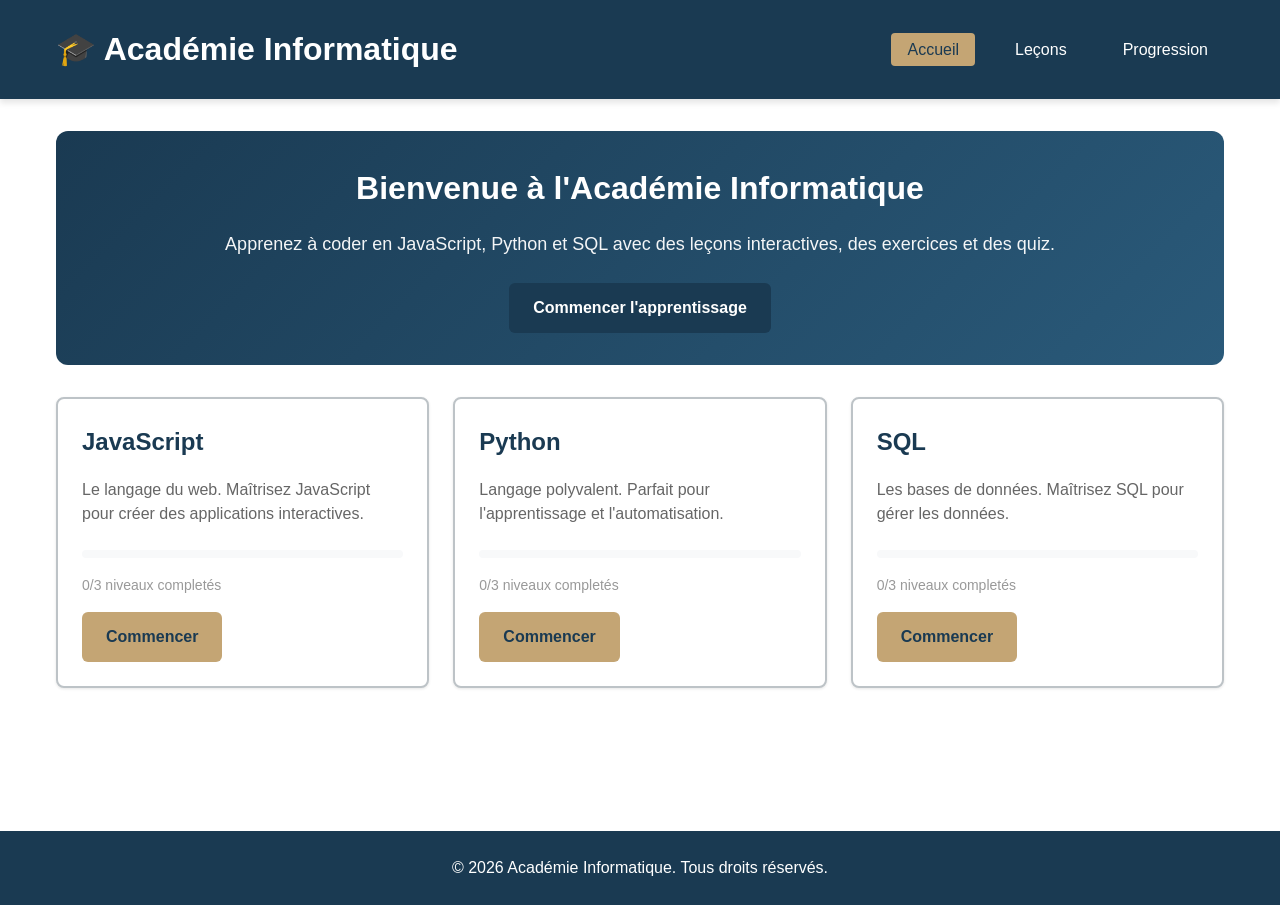
<file: index.html>
<!DOCTYPE html>
<html lang="fr">
<head>
    <meta charset="UTF-8">
    <meta name="viewport" content="width=device-width, initial-scale=1.0">
    <title>Académie Informatique - Apprendre JavaScript, Python, SQL</title>
    <link rel="stylesheet" href="css/main.css">
    <link rel="stylesheet" href="css/responsive.css">
</head>
<body>
    <header class="main-header">
        <div class="header-container">
            <h1 class="logo">🎓 Académie Informatique</h1>
            <nav class="main-nav">
                <ul>
                    <li><a href="#" class="nav-home active">Accueil</a></li>
                    <li><a href="#" class="nav-lessons">Leçons</a></li>
                    <li><a href="#" class="nav-progress">Progression</a></li>
                </ul>
            </nav>
        </div>
    </header>

    <main class="container">
        <!-- Page d'accueil -->
        <section id="home-section" class="section-home">
            <div class="hero">
                <h1>Bienvenue à l'Académie Informatique</h1>
                <p>Apprenez à coder en JavaScript, Python et SQL avec des leçons interactives, des exercices et des quiz.</p>
                <button class="btn btn-primary" onclick="goToLessons()">Commencer l'apprentissage</button>
            </div>

            <div class="languages-grid">
                <div class="language-card" data-lang="javascript">
                    <h3>JavaScript</h3>
                    <p class="lang-description">Le langage du web. Maîtrisez JavaScript pour créer des applications interactives.</p>
                    <div class="progress-bar">
                        <div class="progress-fill" style="width: 0%"></div>
                    </div>
                    <p class="progress-text">0/3 niveaux complétés</p>
                    <button class="btn btn-secondary" onclick="selectLanguage('javascript')">Commencer</button>
                </div>

                <div class="language-card" data-lang="python">
                    <h3>Python</h3>
                    <p class="lang-description">Langage polyvalent. Parfait pour l'apprentissage et l'automatisation.</p>
                    <div class="progress-bar">
                        <div class="progress-fill" style="width: 0%"></div>
                    </div>
                    <p class="progress-text">0/3 niveaux complétés</p>
                    <button class="btn btn-secondary" onclick="selectLanguage('python')">Commencer</button>
                </div>

                <div class="language-card" data-lang="sql">
                    <h3>SQL</h3>
                    <p class="lang-description">Les bases de données. Maîtrisez SQL pour gérer les données.</p>
                    <div class="progress-bar">
                        <div class="progress-fill" style="width: 0%"></div>
                    </div>
                    <p class="progress-text">0/3 niveaux complétés</p>
                    <button class="btn btn-secondary" onclick="selectLanguage('sql')">Commencer</button>
                </div>
            </div>
        </section>

        <!-- Section Leçons -->
        <section id="lessons-section" class="section-lessons" style="display: none;">
            <div class="lessons-header">
                <button class="btn-back" onclick="backToHome()">← Retour</button>
                <h2 id="lessons-title">JavaScript - Débutant</h2>
            </div>

            <div class="lessons-container">
                <!-- Les leçons seront chargées ici par JavaScript -->
            </div>
        </section>

        <!-- Section Progression -->
        <section id="progress-section" class="section-progress" style="display: none;">
            <div class="progress-header">
                <button class="btn-back" onclick="backToHome()">← Retour</button>
                <h2>Votre Progression</h2>
            </div>

            <div class="progress-grid">
                <!-- Sera rempli par JavaScript -->
            </div>
        </section>
    </main>

    <footer class="main-footer">
        <p>&copy; 2026 Académie Informatique. Tous droits réservés.</p>
    </footer>

    <script src="js/navigation.js"></script>
    <script src="js/progress.js"></script>
    <script src="js/exercises.js"></script>
    <script src="js/quiz.js"></script>
</body>
</html>
</file>
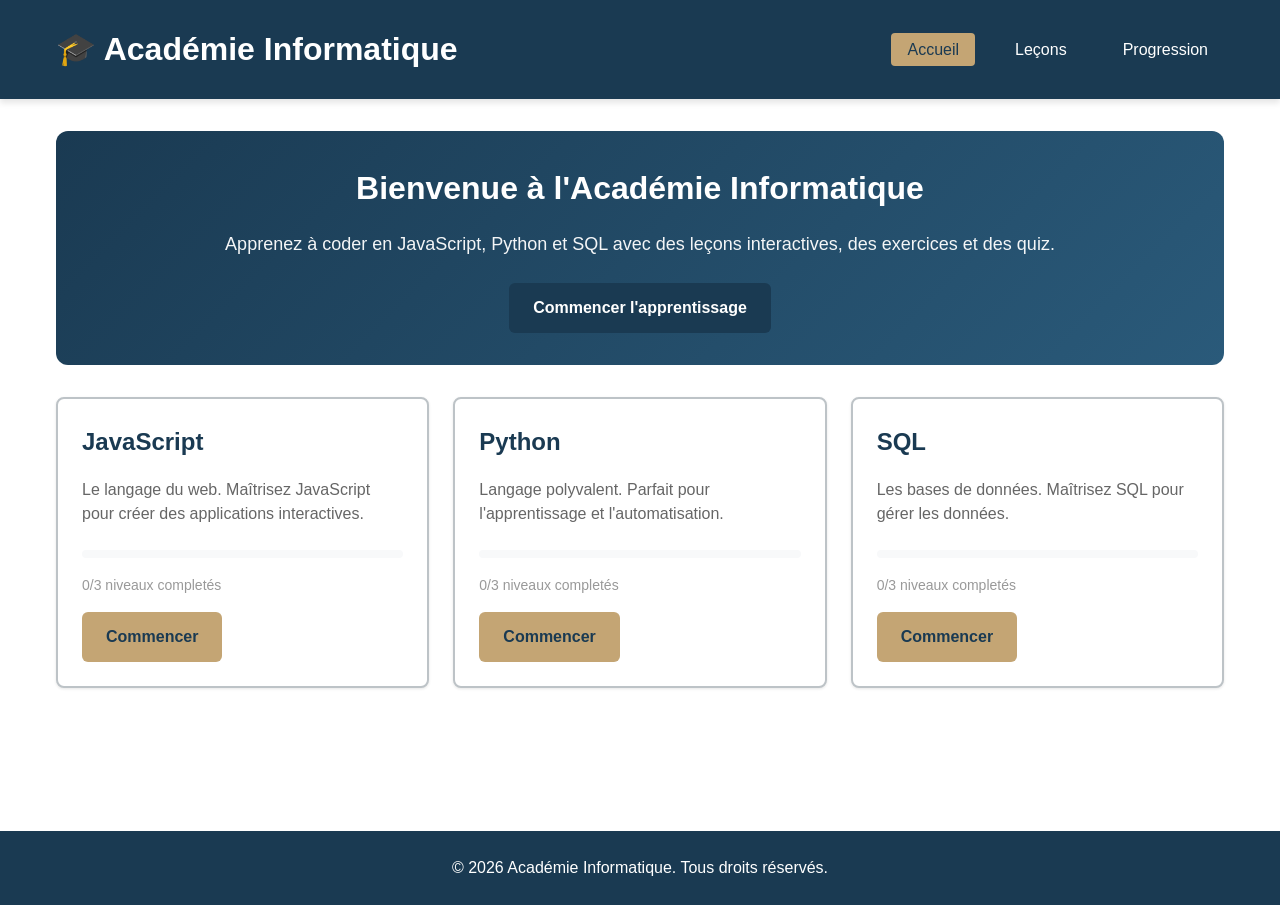
<file: docs/index.html>
<!DOCTYPE html>
<html lang="fr">
<head>
    <meta charset="UTF-8">
    <meta name="viewport" content="width=device-width, initial-scale=1.0">
    <title>Académie Informatique - Apprendre JavaScript, Python, SQL</title>
    <link rel="stylesheet" href="css/main.css?v=20261008">
    <link rel="stylesheet" href="css/responsive.css?v=20261008">
</head>
<body>
    <header class="main-header">
        <div class="header-container">
            <h1 class="logo">🎓 Académie Informatique</h1>
            <nav class="main-nav">
                <ul>
                    <li><a href="#" class="nav-home active">Accueil</a></li>
                    <li><a href="#" class="nav-lessons">Leçons</a></li>
                    <li><a href="#" class="nav-progress">Progression</a></li>
                </ul>
            </nav>
        </div>
    </header>

    <main class="container">
        <!-- Page d'accueil -->
        <section id="home-section" class="section-home">
            <div class="hero">
                <h1>Bienvenue à l'Académie Informatique</h1>
                <p>Apprenez à coder en JavaScript, Python et SQL avec des leçons interactives, des exercices et des quiz.</p>
                <button class="btn btn-primary" onclick="goToLessons()">Commencer l'apprentissage</button>
            </div>

            <div class="languages-grid">
                <div class="language-card" data-lang="javascript">
                    <h3>JavaScript</h3>
                    <p class="lang-description">Le langage du web. Maîtrisez JavaScript pour créer des applications interactives.</p>
                    <div class="progress-bar">
                        <div class="progress-fill" style="width: 0%"></div>
                    </div>
                    <p class="progress-text">0/3 niveaux complétés</p>
                    <button class="btn btn-secondary" onclick="selectLanguage('javascript')">Commencer</button>
                </div>

                <div class="language-card" data-lang="python">
                    <h3>Python</h3>
                    <p class="lang-description">Langage polyvalent. Parfait pour l'apprentissage et l'automatisation.</p>
                    <div class="progress-bar">
                        <div class="progress-fill" style="width: 0%"></div>
                    </div>
                    <p class="progress-text">0/3 niveaux complétés</p>
                    <button class="btn btn-secondary" onclick="selectLanguage('python')">Commencer</button>
                </div>

                <div class="language-card" data-lang="sql">
                    <h3>SQL</h3>
                    <p class="lang-description">Les bases de données. Maîtrisez SQL pour gérer les données.</p>
                    <div class="progress-bar">
                        <div class="progress-fill" style="width: 0%"></div>
                    </div>
                    <p class="progress-text">0/3 niveaux complétés</p>
                    <button class="btn btn-secondary" onclick="selectLanguage('sql')">Commencer</button>
                </div>
            </div>
        </section>

        <!-- Section Leçons -->
        <section id="lessons-section" class="section-lessons" style="display: none;">
            <div class="lessons-header">
                <button class="btn-back" onclick="backToHome()">← Retour</button>
                <h2 id="lessons-title">JavaScript - Débutant</h2>
            </div>

            <div class="lessons-container">
                <!-- Les leçons seront chargées ici par JavaScript -->
            </div>
        </section>

        <!-- Section Progression -->
        <section id="progress-section" class="section-progress" style="display: none;">
            <div class="progress-header">
                <button class="btn-back" onclick="backToHome()">← Retour</button>
                <h2>Votre Progression</h2>
            </div>

            <div class="progress-grid">
                <!-- Sera rempli par JavaScript -->
            </div>
        </section>
    </main>

    <footer class="main-footer">
        <p>&copy; 2026 Académie Informatique. Tous droits réservés.</p>
    </footer>

    <script src="js/navigation.js?v=20261008"></script>
    <script src="js/progress.js?v=20261008"></script>
    <script src="js/exercises.js?v=20261008"></script>
    <script src="js/quiz.js?v=20261008"></script>
</body>
</html>
</file>
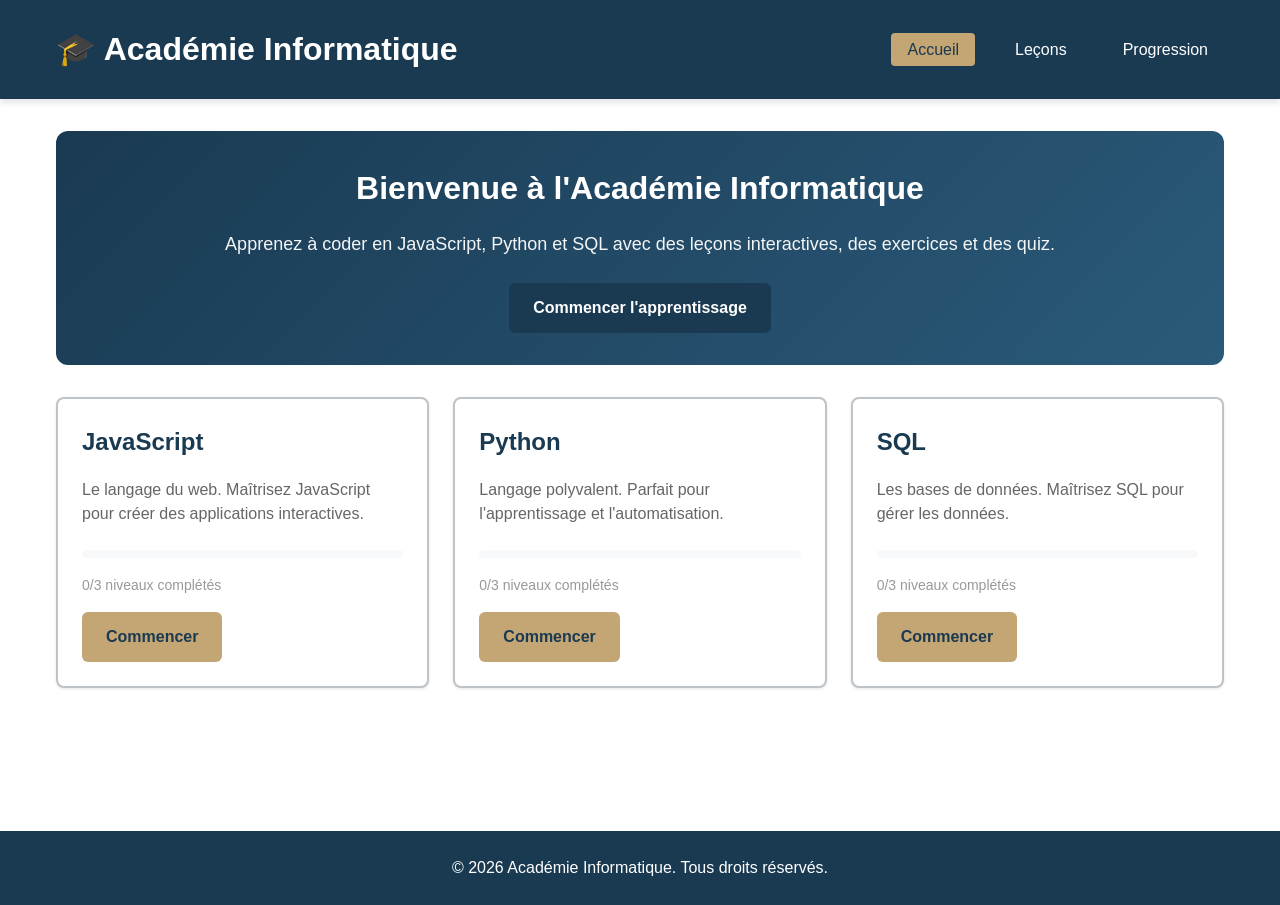
<file: outputs/academie-informatique/site/index.html>
<!DOCTYPE html>
<html lang="fr">
<head>
    <meta charset="UTF-8">
    <meta name="viewport" content="width=device-width, initial-scale=1.0">
    <title>Académie Informatique - Apprendre JavaScript, Python, SQL</title>
    <link rel="stylesheet" href="css/main.css">
    <link rel="stylesheet" href="css/responsive.css">
</head>
<body>
    <header class="main-header">
        <div class="header-container">
            <h1 class="logo">🎓 Académie Informatique</h1>
            <nav class="main-nav">
                <ul>
                    <li><a href="#" class="nav-home active">Accueil</a></li>
                    <li><a href="#" class="nav-lessons">Leçons</a></li>
                    <li><a href="#" class="nav-progress">Progression</a></li>
                </ul>
            </nav>
        </div>
    </header>

    <main class="container">
        <!-- Page d'accueil -->
        <section id="home-section" class="section-home">
            <div class="hero">
                <h1>Bienvenue à l'Académie Informatique</h1>
                <p>Apprenez à coder en JavaScript, Python et SQL avec des leçons interactives, des exercices et des quiz.</p>
                <button class="btn btn-primary" onclick="goToLessons()">Commencer l'apprentissage</button>
            </div>

            <div class="languages-grid">
                <div class="language-card" data-lang="javascript">
                    <h3>JavaScript</h3>
                    <p class="lang-description">Le langage du web. Maîtrisez JavaScript pour créer des applications interactives.</p>
                    <div class="progress-bar">
                        <div class="progress-fill" style="width: 0%"></div>
                    </div>
                    <p class="progress-text">0/3 niveaux complétés</p>
                    <button class="btn btn-secondary" onclick="selectLanguage('javascript')">Commencer</button>
                </div>

                <div class="language-card" data-lang="python">
                    <h3>Python</h3>
                    <p class="lang-description">Langage polyvalent. Parfait pour l'apprentissage et l'automatisation.</p>
                    <div class="progress-bar">
                        <div class="progress-fill" style="width: 0%"></div>
                    </div>
                    <p class="progress-text">0/3 niveaux complétés</p>
                    <button class="btn btn-secondary" onclick="selectLanguage('python')">Commencer</button>
                </div>

                <div class="language-card" data-lang="sql">
                    <h3>SQL</h3>
                    <p class="lang-description">Les bases de données. Maîtrisez SQL pour gérer les données.</p>
                    <div class="progress-bar">
                        <div class="progress-fill" style="width: 0%"></div>
                    </div>
                    <p class="progress-text">0/3 niveaux complétés</p>
                    <button class="btn btn-secondary" onclick="selectLanguage('sql')">Commencer</button>
                </div>
            </div>
        </section>

        <!-- Section Leçons -->
        <section id="lessons-section" class="section-lessons" style="display: none;">
            <div class="lessons-header">
                <button class="btn-back" onclick="backToHome()">← Retour</button>
                <h2 id="lessons-title">JavaScript - Débutant</h2>
            </div>

            <div class="lessons-container">
                <!-- Les leçons seront chargées ici par JavaScript -->
            </div>
        </section>

        <!-- Section Progression -->
        <section id="progress-section" class="section-progress" style="display: none;">
            <div class="progress-header">
                <button class="btn-back" onclick="backToHome()">← Retour</button>
                <h2>Votre Progression</h2>
            </div>

            <div class="progress-grid">
                <!-- Sera rempli par JavaScript -->
            </div>
        </section>
    </main>

    <footer class="main-footer">
        <p>&copy; 2026 Académie Informatique. Tous droits réservés.</p>
    </footer>

    <script src="js/navigation.js"></script>
    <script src="js/progress.js"></script>
    <script src="js/exercises.js"></script>
    <script src="js/quiz.js"></script>
</body>
</html>
</file>
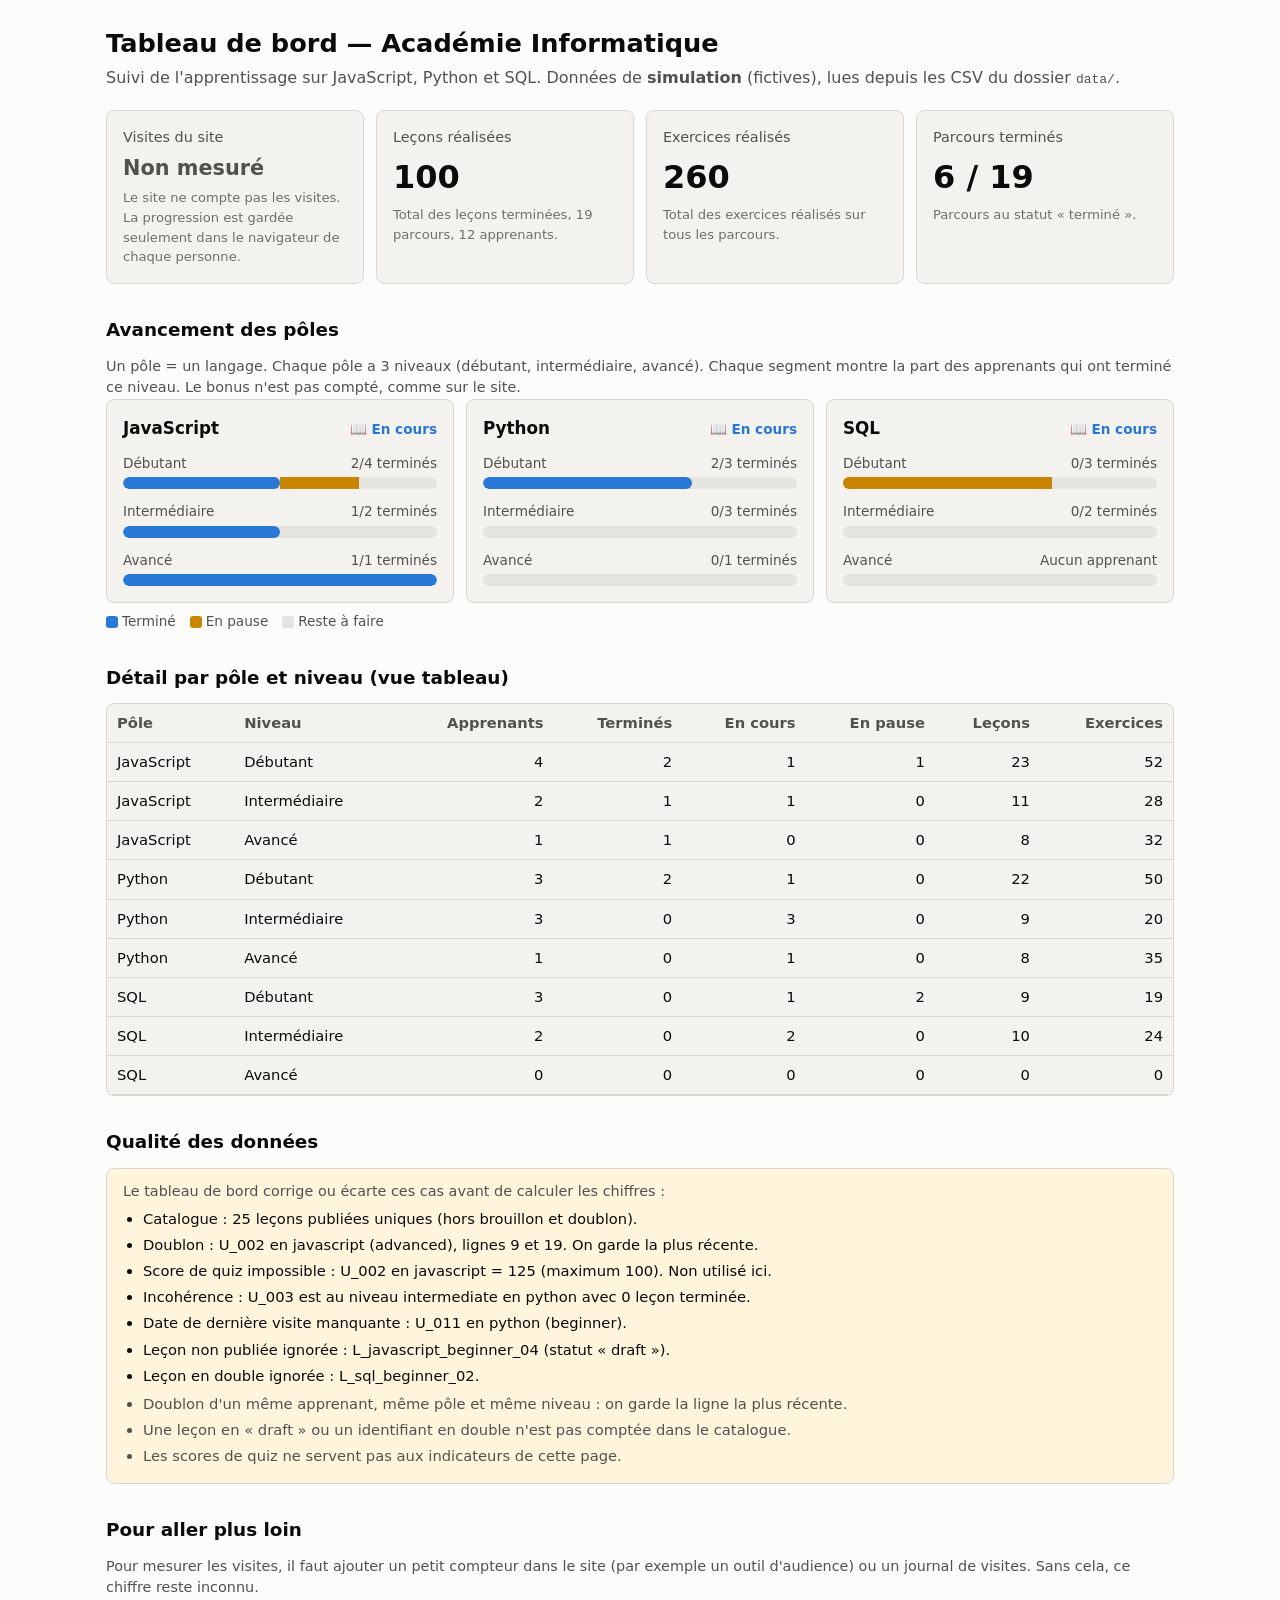
<file: outputs/academie-informatique/dashboard.html>
<!doctype html>
<html lang="fr">
<head>
<meta charset="utf-8">
<meta name="viewport" content="width=device-width, initial-scale=1">
<title>Tableau de bord — Académie Informatique</title>
<style>
  :root {
    color-scheme: light;
    --surface-1: #fcfcfb;
    --surface-2: #f3f2ef;
    --border: #d9d7d1;
    --text-primary: #0b0b0b;
    --text-secondary: #52514e;
    --text-muted: #6f6e69;
    --series-1: #2a78d6;      /* bleu : progression */
    --status-good: #008300;   /* vert : terminé */
    --status-warn: #c98500;   /* ambre : en pause */
    --track: #e6e4df;
    --warn-bg: #fff4dc;
  }
  @media (prefers-color-scheme: dark) {
    :root:not([data-theme="light"]) {
      color-scheme: dark;
      --surface-1: #1a1a19;
      --surface-2: #232321;
      --border: #3c3c39;
      --text-primary: #ffffff;
      --text-secondary: #c3c2b7;
      --text-muted: #a3a296;
      --series-1: #3987e5;
      --status-good: #3fa34d;
      --status-warn: #e0a526;
      --track: #34342f;
      --warn-bg: #3a300f;
    }
  }
  :root[data-theme="dark"] {
    color-scheme: dark;
    --surface-1: #1a1a19;
    --surface-2: #232321;
    --border: #3c3c39;
    --text-primary: #ffffff;
    --text-secondary: #c3c2b7;
    --text-muted: #a3a296;
    --series-1: #3987e5;
    --status-good: #3fa34d;
    --status-warn: #e0a526;
    --track: #34342f;
    --warn-bg: #3a300f;
  }

  * { box-sizing: border-box; }
  body {
    margin: 0;
    background: var(--surface-1);
    color: var(--text-primary);
    font-family: system-ui, -apple-system, "Segoe UI", Roboto, sans-serif;
    line-height: 1.5;
  }
  main { max-width: 1100px; margin: 0 auto; padding: 24px 16px 48px; }
  h1 { font-size: 1.6rem; margin: 0 0 4px; }
  h2 { font-size: 1.15rem; margin: 32px 0 12px; }
  .subtitle, .note { color: var(--text-secondary); margin: 0; }
  .note { font-size: 0.9rem; }

  .kpis {
    display: grid;
    grid-template-columns: repeat(auto-fit, minmax(220px, 1fr));
    gap: 12px;
    margin-top: 20px;
  }
  .kpi {
    background: var(--surface-2);
    border: 1px solid var(--border);
    border-radius: 8px;
    padding: 16px;
  }
  .kpi .label { color: var(--text-secondary); font-size: 0.9rem; }
  .kpi .value { font-size: 2rem; font-weight: 700; margin: 4px 0; font-variant-numeric: tabular-nums; }
  .kpi .value.na { font-size: 1.3rem; color: var(--text-secondary); }
  .kpi .hint { color: var(--text-muted); font-size: 0.82rem; margin: 0; }

  .poles {
    display: grid;
    grid-template-columns: repeat(auto-fit, minmax(280px, 1fr));
    gap: 12px;
  }
  .pole {
    background: var(--surface-2);
    border: 1px solid var(--border);
    border-radius: 8px;
    padding: 16px;
  }
  .pole-head { display: flex; justify-content: space-between; align-items: baseline; gap: 8px; }
  .pole h3 { margin: 0; font-size: 1.05rem; }
  .status { font-size: 0.85rem; font-weight: 600; white-space: nowrap; }
  .status.done { color: var(--status-good); }
  .status.progress { color: var(--series-1); }
  .status.pause { color: var(--status-warn); }
  .status.none { color: var(--text-muted); }

  .level-row { margin-top: 12px; }
  .level-row .meta { display: flex; justify-content: space-between; font-size: 0.85rem; color: var(--text-secondary); }
  .bar {
    position: relative;
    height: 12px;
    background: var(--track);
    border-radius: 6px;
    overflow: hidden;
    margin-top: 4px;
  }
  .bar-fill { position: absolute; left: 0; top: 0; bottom: 0; background: var(--series-1); border-radius: 6px; }
  .bar-pause { position: absolute; top: 0; bottom: 0; background: var(--status-warn); }

  .legend { display: flex; flex-wrap: wrap; gap: 14px; font-size: 0.85rem; color: var(--text-secondary); margin-top: 8px; }
  .swatch { display: inline-block; width: 12px; height: 12px; border-radius: 3px; vertical-align: -2px; margin-right: 4px; }

  table { width: 100%; border-collapse: collapse; font-size: 0.92rem; font-variant-numeric: tabular-nums; }
  th, td { text-align: left; padding: 8px 10px; border-bottom: 1px solid var(--border); }
  th { color: var(--text-secondary); font-weight: 600; }
  td.num, th.num { text-align: right; }
  .table-wrap { overflow-x: auto; background: var(--surface-2); border: 1px solid var(--border); border-radius: 8px; }

  .issues { background: var(--warn-bg); border: 1px solid var(--border); border-radius: 8px; padding: 12px 16px; }
  .issues ul { margin: 6px 0 0; padding-left: 20px; }
  .issues li { margin: 4px 0; font-size: 0.92rem; }
  .rules { font-size: 0.92rem; color: var(--text-secondary); padding-left: 20px; }
</style>
</head>
<body>
<main>
  <h1>Tableau de bord — Académie Informatique</h1>
  <p class="subtitle">Suivi de l'apprentissage sur JavaScript, Python et SQL. Données de <strong>simulation</strong> (fictives), lues depuis les CSV du dossier <code>data/</code>.</p>

  <section class="kpis" aria-label="Indicateurs clés">
    <article class="kpi">
      <div class="label">Visites du site</div>
      <div class="value na">Non mesuré</div>
      <p class="hint">Le site ne compte pas les visites. La progression est gardée seulement dans le navigateur de chaque personne.</p>
    </article>
    <article class="kpi">
      <div class="label">Leçons réalisées</div>
      <div class="value" id="kpi-lessons">–</div>
      <p class="hint" id="kpi-lessons-hint"></p>
    </article>
    <article class="kpi">
      <div class="label">Exercices réalisés</div>
      <div class="value" id="kpi-exercises">–</div>
      <p class="hint" id="kpi-exercises-hint"></p>
    </article>
    <article class="kpi">
      <div class="label">Parcours terminés</div>
      <div class="value" id="kpi-done">–</div>
      <p class="hint" id="kpi-done-hint"></p>
    </article>
  </section>

  <h2>Avancement des pôles</h2>
  <p class="note">Un pôle = un langage. Chaque pôle a 3 niveaux (débutant, intermédiaire, avancé). Chaque segment montre la part des apprenants qui ont terminé ce niveau. Le bonus n'est pas compté, comme sur le site.</p>
  <section class="poles" id="poles" aria-label="Barres d'avancement des pôles"></section>
  <div class="legend">
    <span><span class="swatch" style="background:var(--series-1)"></span>Terminé</span>
    <span><span class="swatch" style="background:var(--status-warn)"></span>En pause</span>
    <span><span class="swatch" style="background:var(--track)"></span>Reste à faire</span>
  </div>

  <h2>Détail par pôle et niveau (vue tableau)</h2>
  <div class="table-wrap">
    <table>
      <thead>
        <tr>
          <th>Pôle</th><th>Niveau</th>
          <th class="num">Apprenants</th><th class="num">Terminés</th><th class="num">En cours</th><th class="num">En pause</th>
          <th class="num">Leçons</th><th class="num">Exercices</th>
        </tr>
      </thead>
      <tbody id="detail-body"></tbody>
    </table>
  </div>

  <h2>Qualité des données</h2>
  <div class="issues">
    <p class="note">Le tableau de bord corrige ou écarte ces cas avant de calculer les chiffres :</p>
    <ul id="issues"></ul>
    <ul class="rules">
      <li>Doublon d'un même apprenant, même pôle et même niveau : on garde la ligne la plus récente.</li>
      <li>Une leçon en « draft » ou un identifiant en double n'est pas comptée dans le catalogue.</li>
      <li>Les scores de quiz ne servent pas aux indicateurs de cette page.</li>
    </ul>
  </div>

  <h2>Pour aller plus loin</h2>
  <p class="note">Pour mesurer les visites, il faut ajouter un petit compteur dans le site (par exemple un outil d'audience) ou un journal de visites. Sans cela, ce chiffre reste inconnu.</p>
</main>

<!-- Données : copie fidèle de data/simulation-progression.csv -->
<script type="text/plain" id="progress-csv">user_id,language,level,lessons_completed,exercises_completed,quiz_score,total_score,status,last_accessed
U_001,javascript,beginner,7,15,82,200,completed,2026-10-05
U_002,python,intermediate,4,9,0,95,in_progress,2026-10-04
U_003,sql,beginner,3,6,65,120,paused,2026-09-28
U_004,javascript,intermediate,5,12,88,160,in_progress,2026-10-05
U_005,python,beginner,8,18,75,220,completed,2026-10-03
U_006,sql,intermediate,6,14,92,200,in_progress,2026-10-02
U_001,python,beginner,9,20,85,250,completed,2026-10-04
U_002,javascript,advanced,7,28,125,310,completed,2026-10-01
U_003,python,intermediate,0,0,0,50,in_progress,2026-10-05
U_004,sql,beginner,4,8,72,140,paused,2026-09-30
U_005,javascript,beginner,6,14,79,190,in_progress,2026-10-03
U_006,python,intermediate,5,11,81,170,in_progress,2026-09-29
U_007,sql,beginner,2,5,58,95,in_progress,2026-10-02
U_008,javascript,intermediate,6,16,84,200,completed,2026-10-04
U_009,python,advanced,8,35,91,350,in_progress,2026-10-05
U_007,javascript,beginner,7,16,77,210,completed,2026-10-01
U_010,sql,intermediate,4,10,89,170,in_progress,2026-09-27
U_002,javascript,advanced,8,32,86,330,completed,2026-10-05
U_011,python,beginner,5,12,68,160,in_progress,,
U_012,javascript,beginner,3,7,72,110,paused,2026-09-25</script>

<!-- Catalogue : copie fidèle de data/simulation-contenu.csv (colonnes utiles) -->
<script type="text/plain" id="content-csv">lesson_id,lesson_title,language,level,status
L_javascript_beginner_01,Les boucles en JavaScript,javascript,beginner,published
L_javascript_beginner_02,Les variables et types,javascript,beginner,published
L_javascript_beginner_03,Fonctions basiques,javascript,beginner,published
L_javascript_intermediate_01,Programmation asynchrone,javascript,intermediate,published
L_javascript_intermediate_02,Objets et prototypes,javascript,intermediate,published
L_javascript_advanced_01,Closures et scope,javascript,advanced,published
L_javascript_advanced_02,Patterns avancés,javascript,advanced,published
L_javascript_bonus_01,WebAssembly avec JavaScript,javascript,bonus,published
L_python_beginner_01,Syntaxe Python de base,python,beginner,published
L_python_beginner_02,Listes et dictionnaires,python,beginner,published
L_python_beginner_03,Conditions et boucles,python,beginner,published
L_python_intermediate_01,Fonctions et paramètres,python,intermediate,published
L_python_intermediate_02,Gestion des fichiers,python,intermediate,published
L_python_advanced_01,Décorateurs et générateurs,python,advanced,published
L_python_advanced_02,Programmation orientée objet,python,advanced,published
L_python_bonus_01,Data Science avec Pandas,python,bonus,published
L_sql_beginner_01,Requêtes SELECT de base,sql,beginner,published
L_sql_beginner_02,Jointures simples,sql,beginner,published
L_sql_beginner_03,Agrégation et GROUP BY,sql,beginner,published
L_sql_intermediate_01,Subqueries et CTEs,sql,intermediate,published
L_sql_intermediate_02,Transactions et contraintes,sql,intermediate,published
L_sql_advanced_01,Optimisation des requêtes,sql,advanced,published
L_sql_advanced_02,Fonctions SQL avancées,sql,advanced,published
L_sql_bonus_01,Modélisation et normalisation,sql,bonus,published
L_javascript_beginner_04,,javascript,beginner,draft
L_python_intermediate_03,Librairies et modules,python,intermediate,published
L_sql_beginner_02,Jointures simples,sql,beginner,published</script>

<script>
(function () {
  const LANGS = [
    { id: 'javascript', name: 'JavaScript' },
    { id: 'python', name: 'Python' },
    { id: 'sql', name: 'SQL' }
  ];
  const LEVELS = [
    { id: 'beginner', name: 'Débutant' },
    { id: 'intermediate', name: 'Intermédiaire' },
    { id: 'advanced', name: 'Avancé' }
  ];

  const issues = [];

  function parseCSV(text) {
    const lines = text.trim().split(/\r?\n/);
    const headers = lines[0].split(',').map(h => h.trim());
    return lines.slice(1).map((line, i) => {
      const values = line.split(',');
      const row = { _line: i + 2 };
      headers.forEach((h, j) => { row[h] = (values[j] ?? '').trim(); });
      return row;
    });
  }

  // ---- Progression : nettoyage ----
  const raw = parseCSV(document.getElementById('progress-csv').textContent);
  const latest = new Map();
  raw.forEach(r => {
    const key = `${r.user_id}|${r.language}|${r.level}`;
    const prev = latest.get(key);
    if (!prev) { latest.set(key, r); return; }
    issues.push(`Doublon : ${r.user_id} en ${r.language} (${r.level}), lignes ${prev._line} et ${r._line}. On garde la plus récente.`);
    // Date la plus récente gagne ; à égalité, la ligne la plus basse du fichier
    const keep = (r.last_accessed || '') >= (prev.last_accessed || '') ? r : prev;
    latest.set(key, keep);
  });
  const progress = [...latest.values()].map(r => ({
    ...r,
    lessons: parseInt(r.lessons_completed, 10) || 0,
    exercises: parseInt(r.exercises_completed, 10) || 0
  }));

  raw.forEach(r => {
    const q = parseInt(r.quiz_score, 10);
    if (q > 100) issues.push(`Score de quiz impossible : ${r.user_id} en ${r.language} = ${q} (maximum 100). Non utilisé ici.`);
    if (!r.last_accessed) issues.push(`Date de dernière visite manquante : ${r.user_id} en ${r.language} (${r.level}).`);
    if (r.level !== 'beginner' && (parseInt(r.lessons_completed, 10) || 0) === 0) {
      issues.push(`Incohérence : ${r.user_id} est au niveau ${r.level} en ${r.language} avec 0 leçon terminée.`);
    }
  });

  // ---- Catalogue : nettoyage ----
  const contentRaw = parseCSV(document.getElementById('content-csv').textContent);
  const seen = new Set();
  contentRaw.forEach(c => {
    if (seen.has(c.lesson_id)) { issues.push(`Leçon en double ignorée : ${c.lesson_id}.`); return; }
    seen.add(c.lesson_id);
    if (c.status !== 'published') issues.push(`Leçon non publiée ignorée : ${c.lesson_id} (statut « ${c.status} »).`);
    else if (!c.lesson_title) issues.push(`Titre manquant : ${c.lesson_id}.`);
  });

  // ---- Indicateurs ----
  const sum = (arr, k) => arr.reduce((s, r) => s + r[k], 0);
  const totalLessons = sum(progress, 'lessons');
  const totalExercises = sum(progress, 'exercises');
  const doneCount = progress.filter(r => r.status === 'completed').length;
  const learners = new Set(progress.map(r => r.user_id)).size;

  document.getElementById('kpi-lessons').textContent = totalLessons.toLocaleString('fr-FR');
  document.getElementById('kpi-lessons-hint').textContent = `Total des leçons terminées, ${progress.length} parcours, ${learners} apprenants.`;
  document.getElementById('kpi-exercises').textContent = totalExercises.toLocaleString('fr-FR');
  document.getElementById('kpi-exercises-hint').textContent = `Total des exercices réalisés sur tous les parcours.`;
  document.getElementById('kpi-done').textContent = `${doneCount} / ${progress.length}`;
  document.getElementById('kpi-done-hint').textContent = `Parcours au statut « terminé ».`;

  // ---- Pôles et niveaux ----
  function cell(lang, level) {
    const rows = progress.filter(r => r.language === lang.id && r.level === level.id);
    return {
      n: rows.length,
      done: rows.filter(r => r.status === 'completed').length,
      progress: rows.filter(r => r.status === 'in_progress').length,
      pause: rows.filter(r => r.status === 'paused').length,
      lessons: sum(rows, 'lessons'),
      exercises: sum(rows, 'exercises')
    };
  }

  function poleStatus(cells) {
    const n = cells.reduce((s, c) => s + c.n, 0);
    if (n === 0) return ['none', 'Non commencé'];
    const done = cells.reduce((s, c) => s + c.done, 0);
    if (done === n) return ['done', '✅ Terminé'];
    const prog = cells.reduce((s, c) => s + c.progress, 0);
    if (prog > 0) return ['progress', '📖 En cours'];
    return ['pause', '⏸ En pause'];
  }

  const poles = document.getElementById('poles');
  const detail = document.getElementById('detail-body');
  LANGS.forEach(lang => {
    const cells = LEVELS.map(level => cell(lang, level));
    const [cls, label] = poleStatus(cells);

    const card = document.createElement('article');
    card.className = 'pole';
    const levelsHtml = LEVELS.map((level, i) => {
      const c = cells[i];
      const pct = c.n ? (c.done / c.n) * 100 : 0;
      const pausePct = c.n ? (c.pause / c.n) * 100 : 0;
      const pauseStart = pct;
      const tip = `${level.name} : ${c.done} terminé(s) sur ${c.n} apprenant(s), ${c.pause} en pause`;
      const pauseSeg = pausePct > 0 ? `<div class="bar-pause" style="left:${pauseStart}%;width:${pausePct}%"></div>` : '';
      return `
        <div class="level-row">
          <div class="meta"><span>${level.name}</span><span>${c.n ? `${c.done}/${c.n} terminés` : 'Aucun apprenant'}</span></div>
          <div class="bar" role="progressbar" aria-label="${tip}" aria-valuemin="0" aria-valuemax="100" aria-valuenow="${Math.round(pct)}" title="${tip}">
            <div class="bar-fill" style="width:${pct}%"></div>${pauseSeg}
          </div>
        </div>`;
    }).join('');
    card.innerHTML = `
      <div class="pole-head"><h3>${lang.name}</h3><span class="status ${cls}">${label}</span></div>
      ${levelsHtml}`;
    poles.appendChild(card);

    LEVELS.forEach((level, i) => {
      const c = cells[i];
      const tr = document.createElement('tr');
      tr.innerHTML = `
        <td>${lang.name}</td><td>${level.name}</td>
        <td class="num">${c.n}</td><td class="num">${c.done}</td><td class="num">${c.progress}</td><td class="num">${c.pause}</td>
        <td class="num">${c.lessons}</td><td class="num">${c.exercises}</td>`;
      detail.appendChild(tr);
    });
  });

  const publishedCount = new Set(contentRaw.filter(c => c.status === 'published').map(c => c.lesson_id)).size;
  issues.unshift(`Catalogue : ${publishedCount} leçons publiées uniques (hors brouillon et doublon).`);
  const issuesList = document.getElementById('issues');
  issues.forEach(text => {
    const li = document.createElement('li');
    li.textContent = text;
    issuesList.appendChild(li);
  });
})();
</script>
</body>
</html>
</file>
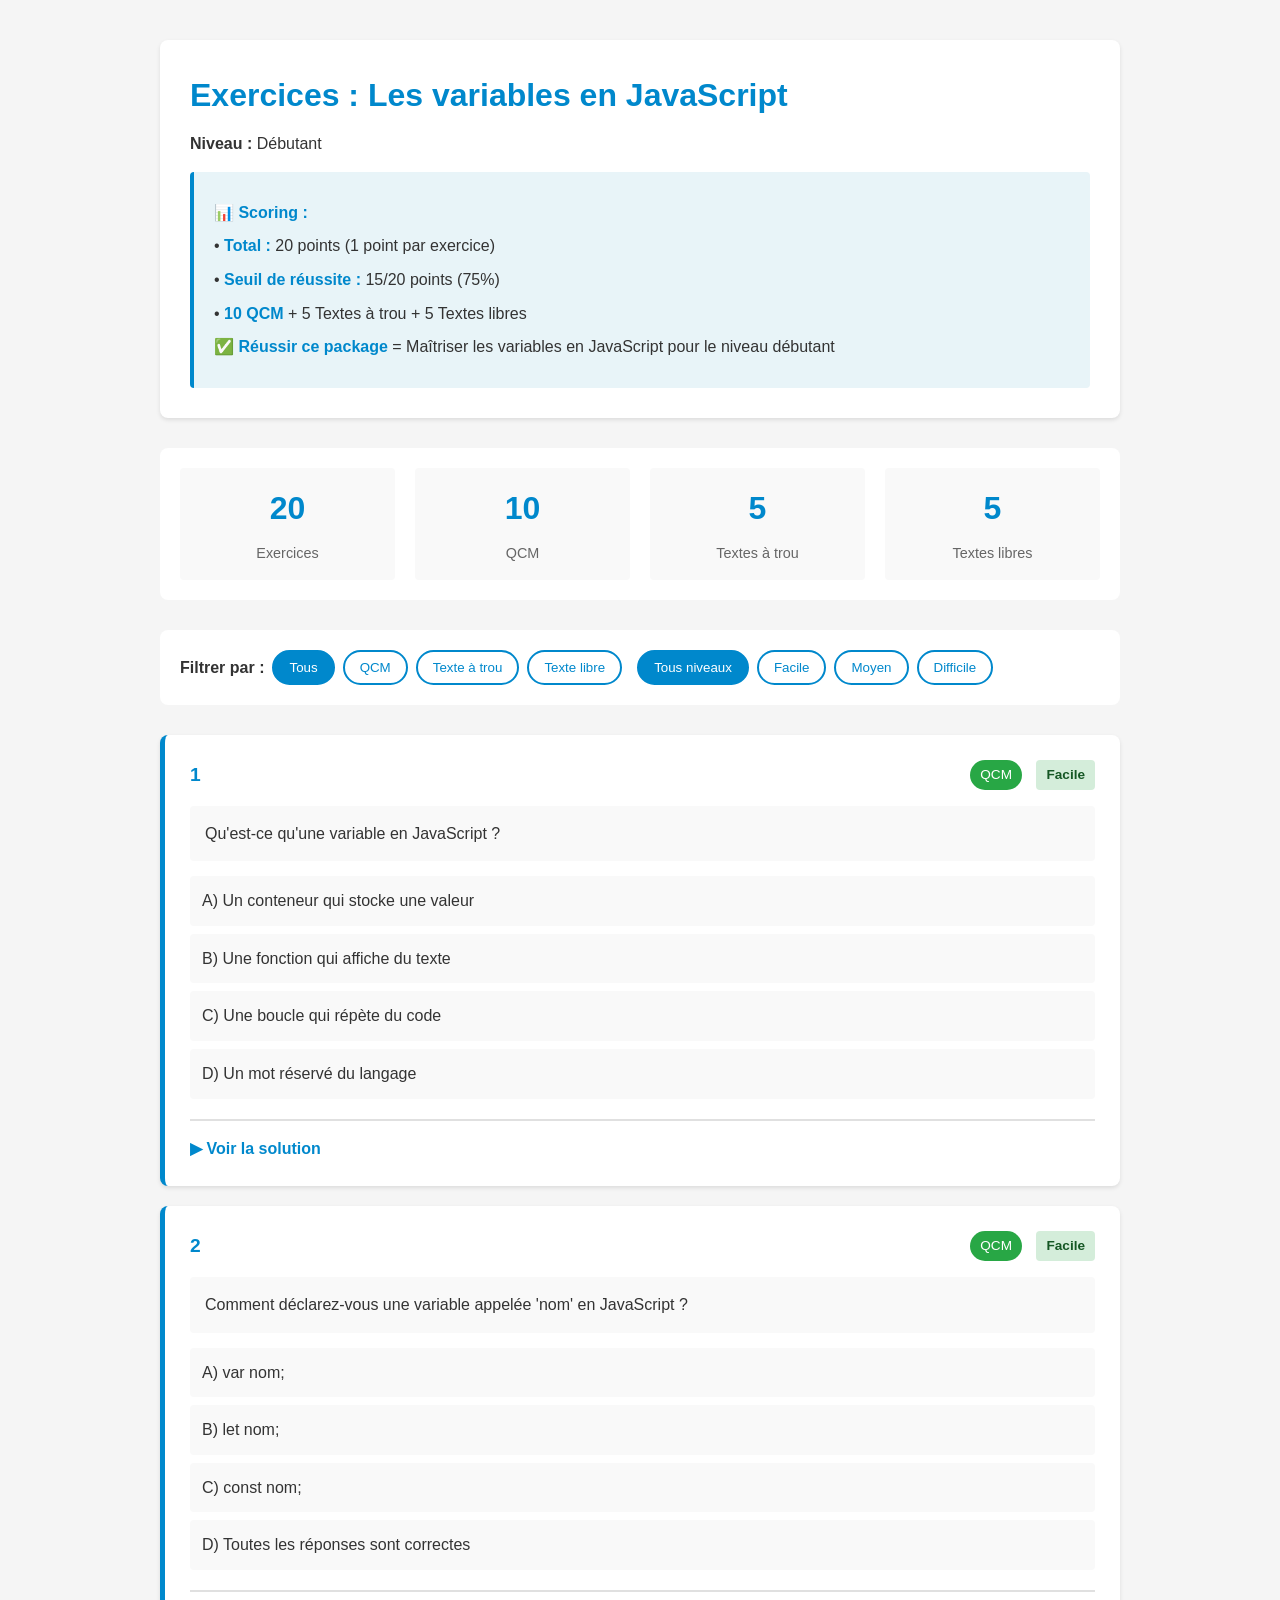
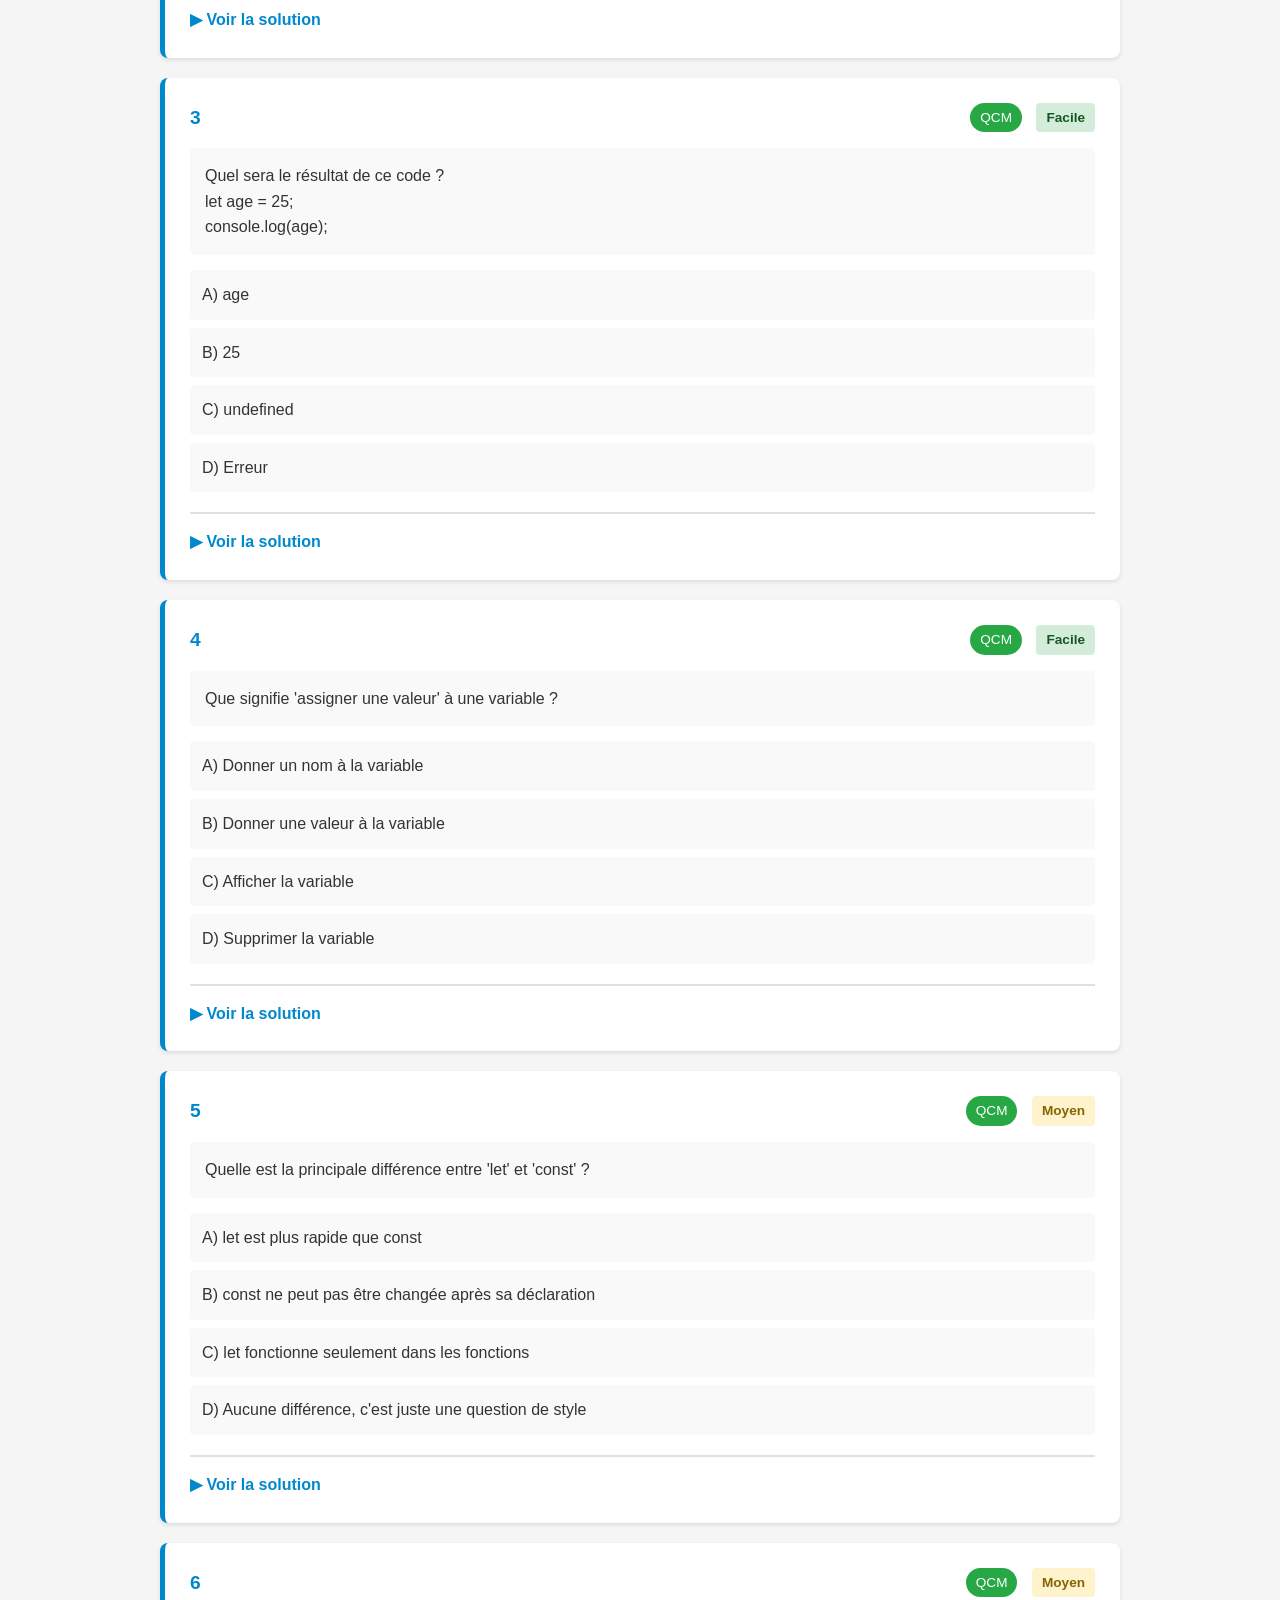
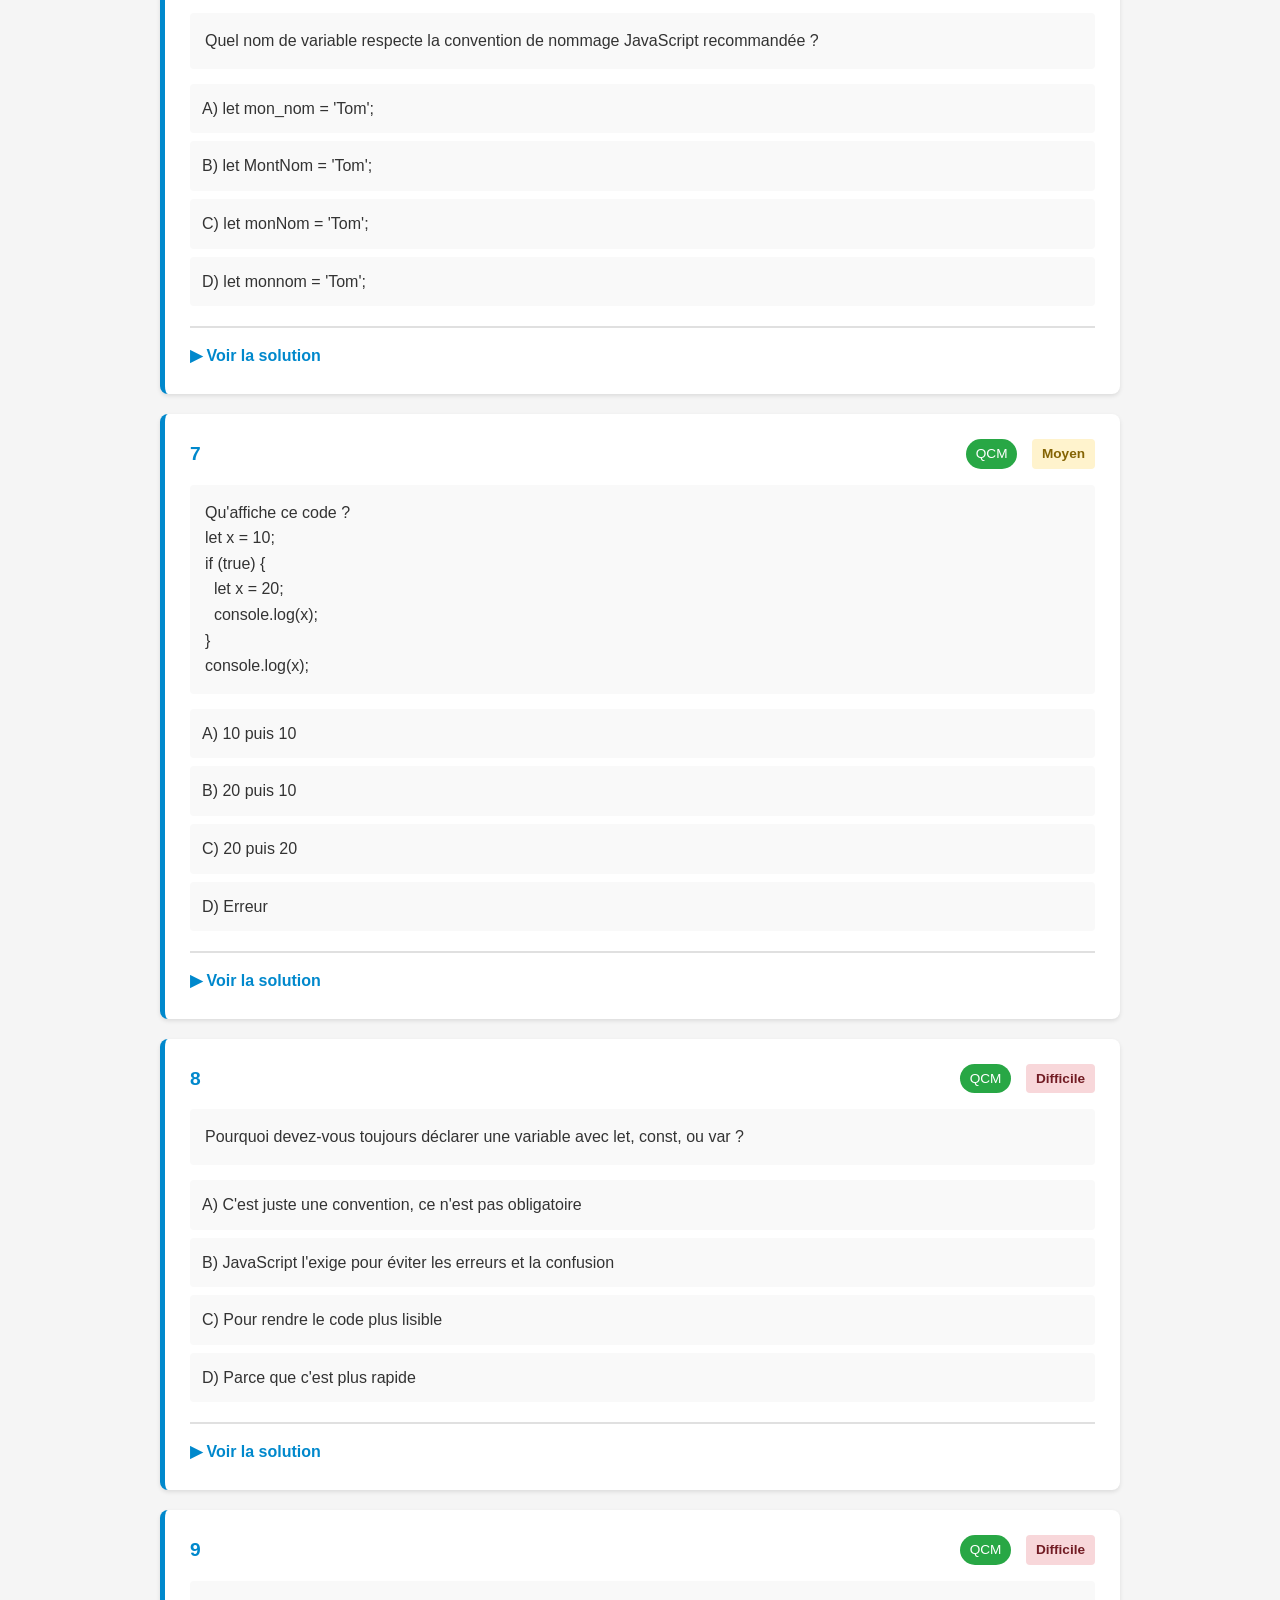
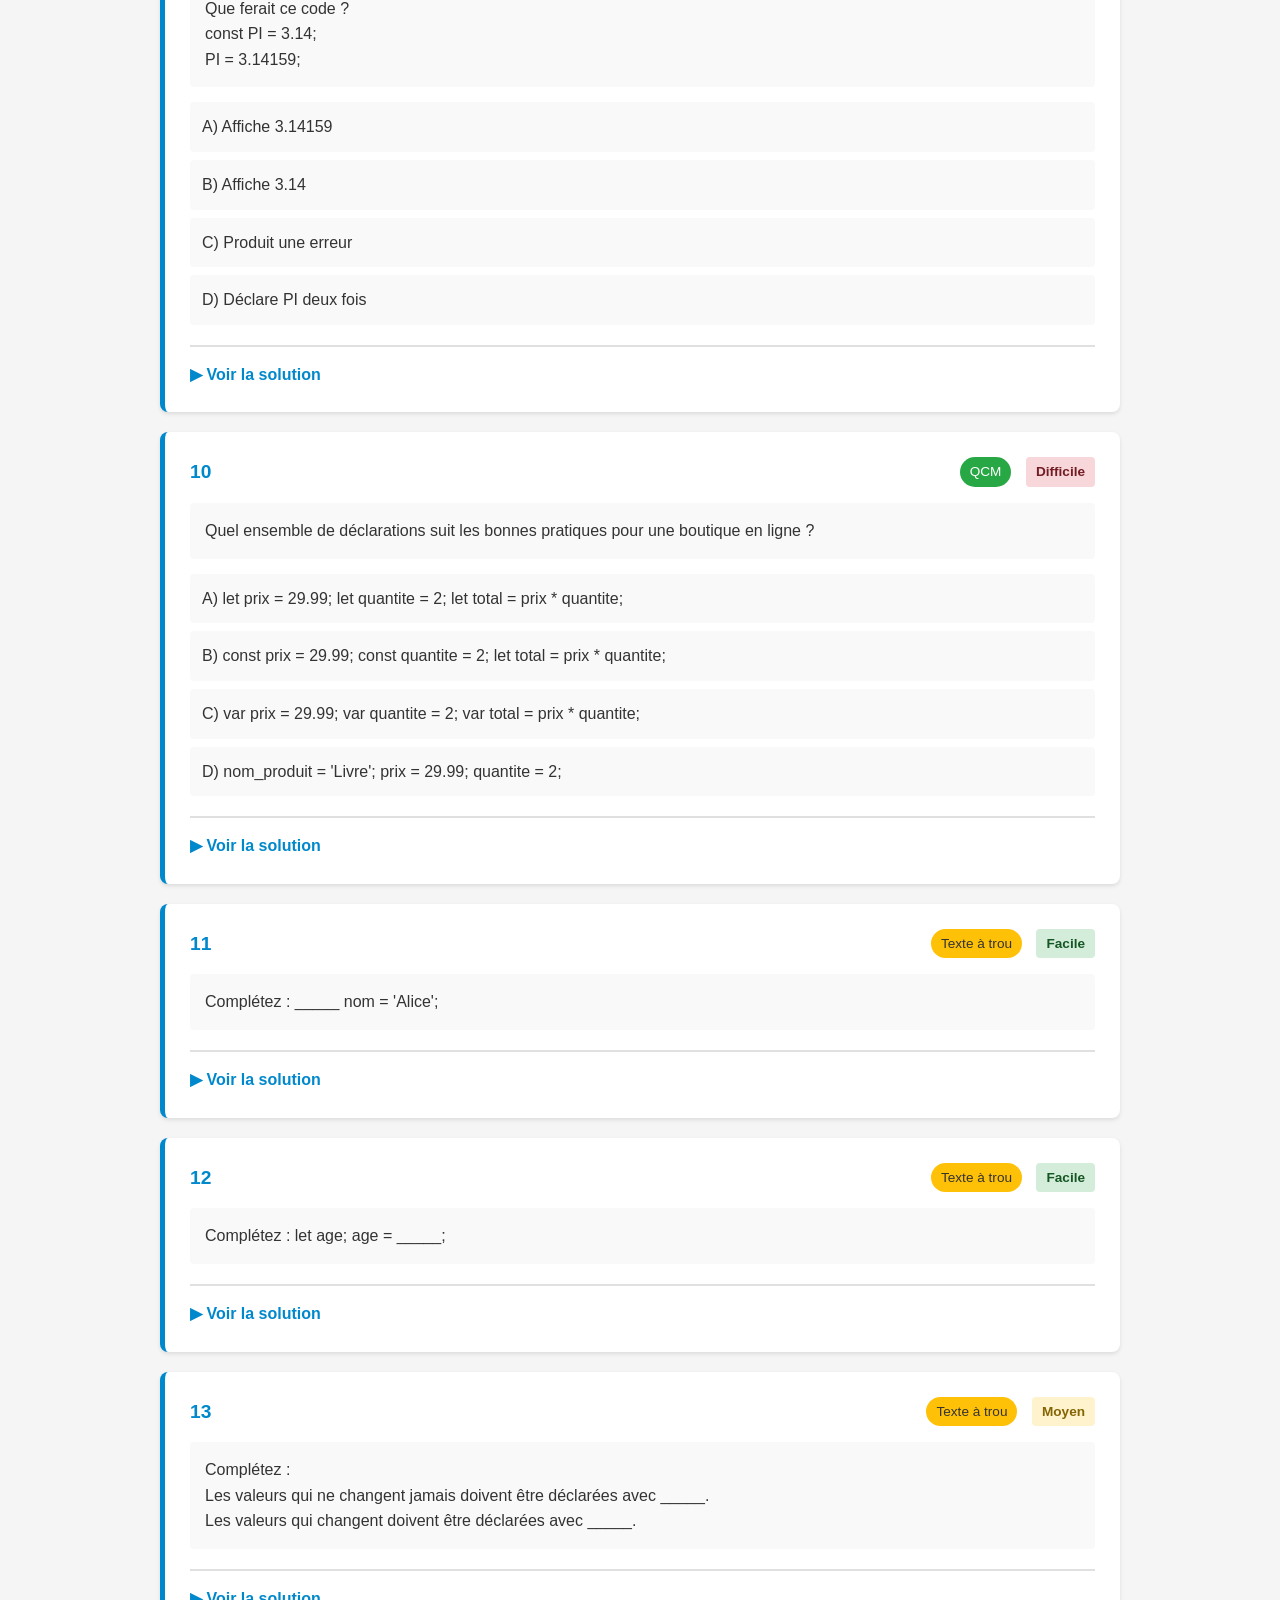
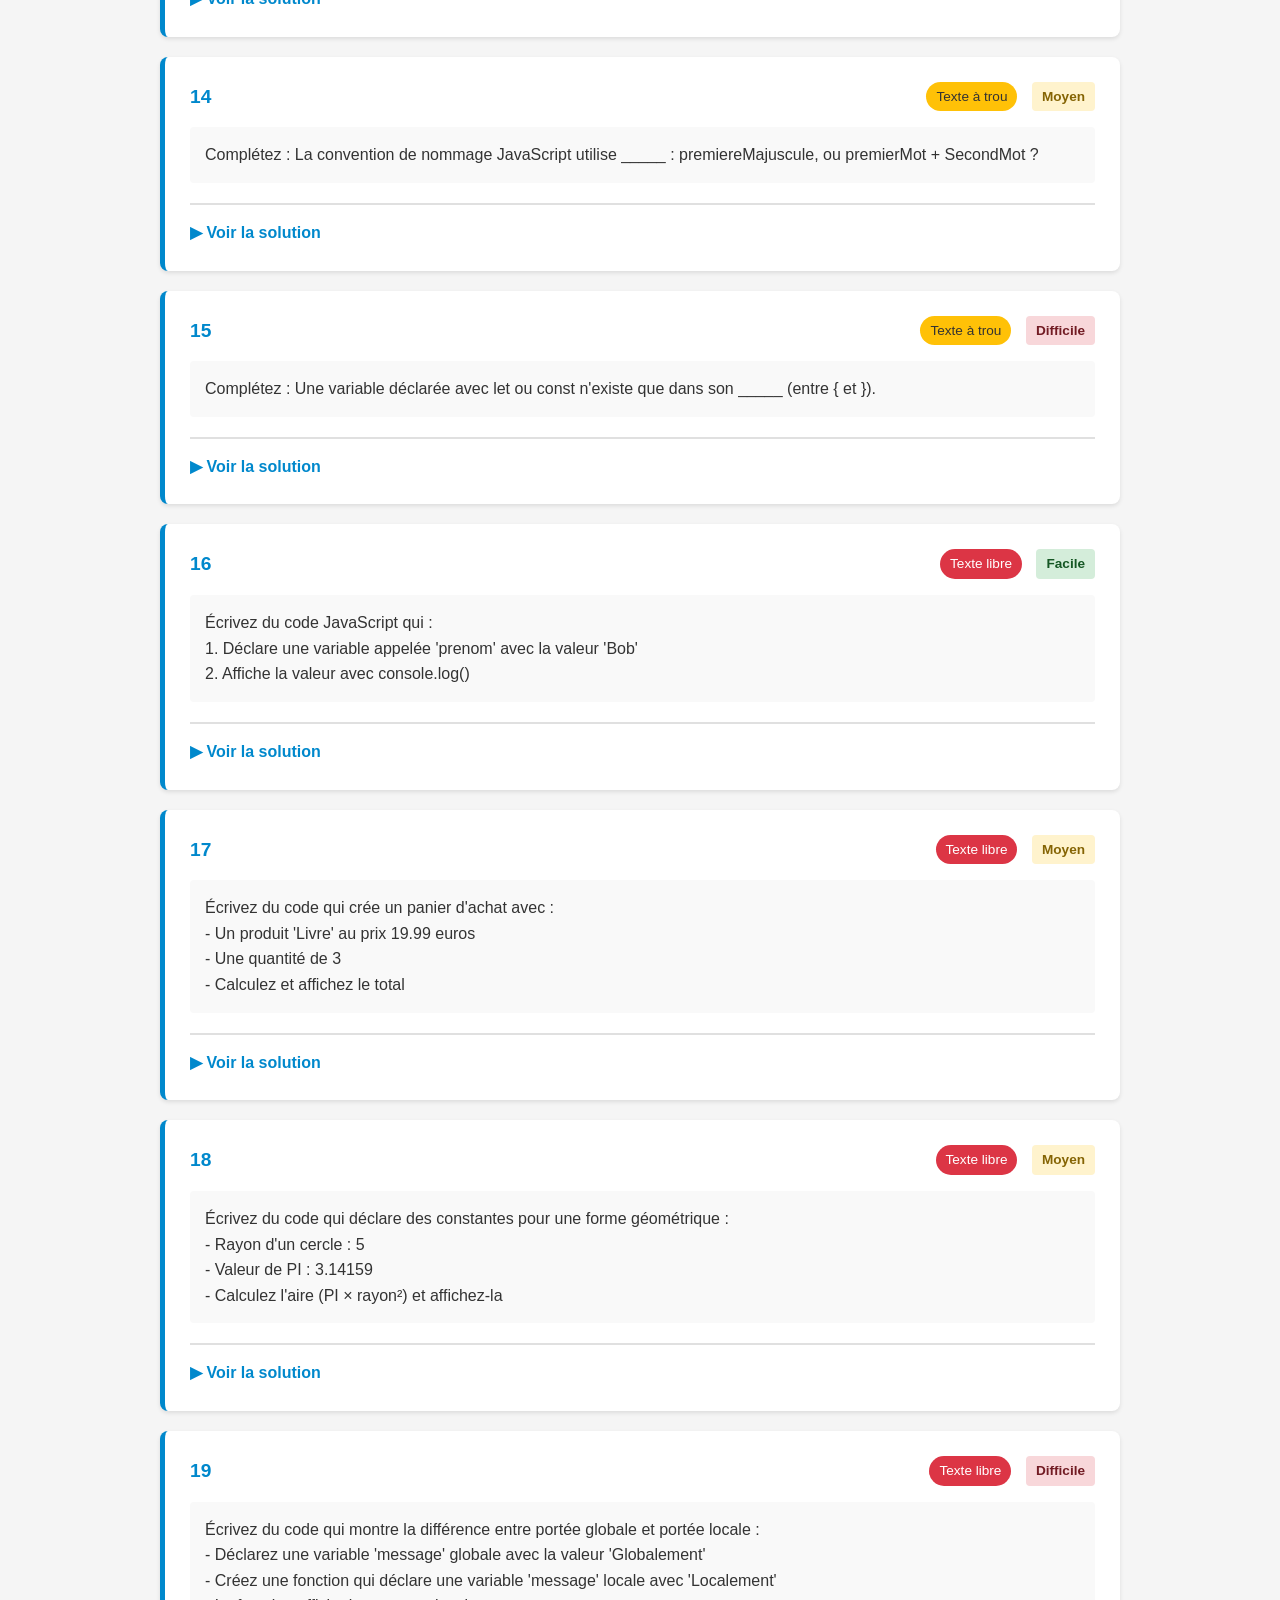
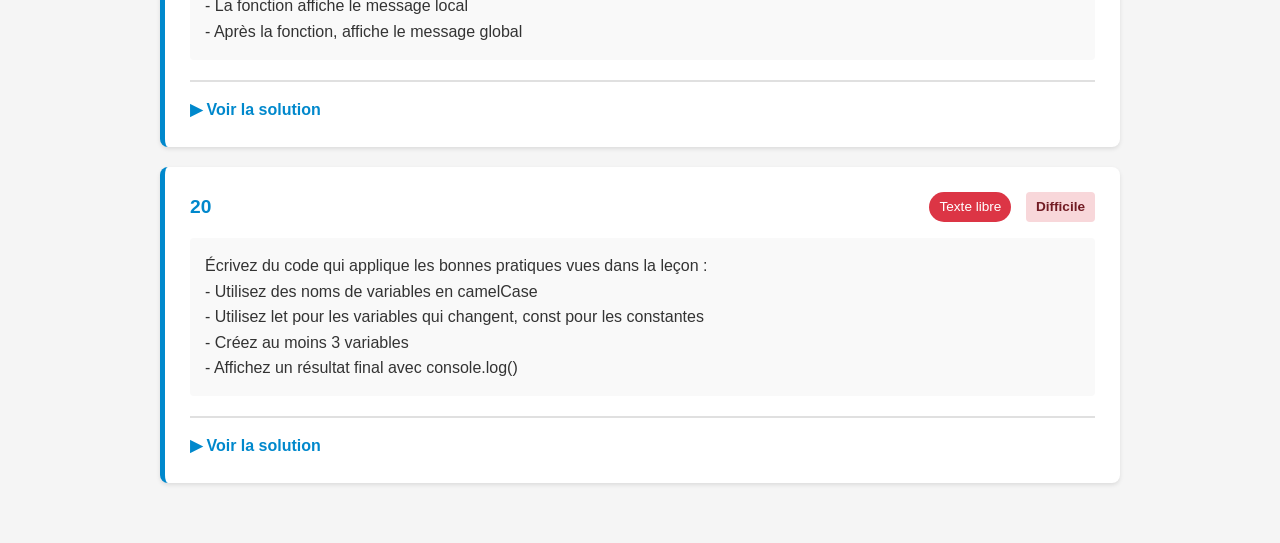
<file: outputs/academie-informatique/exercises/les-variables_javascript_debutant.html>
<!DOCTYPE html>
<html lang="fr">
<head>
    <meta charset="UTF-8">
    <meta name="viewport" content="width=device-width, initial-scale=1.0">
    <title>Exercices - Les variables en JavaScript</title>
    <style>
        * {
            margin: 0;
            padding: 0;
            box-sizing: border-box;
        }

        body {
            font-family: -apple-system, BlinkMacSystemFont, 'Segoe UI', Roboto, 'Helvetica Neue', Arial, sans-serif;
            line-height: 1.6;
            color: #333;
            background-color: #f5f5f5;
        }

        .container {
            max-width: 1000px;
            margin: 0 auto;
            padding: 40px 20px;
        }

        .header {
            background-color: white;
            padding: 30px;
            border-radius: 8px;
            margin-bottom: 30px;
            box-shadow: 0 2px 4px rgba(0,0,0,0.1);
        }

        .header h1 {
            color: #0088cc;
            margin-bottom: 10px;
        }

        .scoring-info {
            background-color: #e8f4f8;
            border-left: 4px solid #0088cc;
            padding: 20px;
            border-radius: 4px;
            margin-top: 15px;
        }

        .scoring-info p {
            margin: 8px 0;
        }

        .scoring-info strong {
            color: #0088cc;
        }

        .exercise-card {
            background-color: white;
            border-radius: 8px;
            padding: 25px;
            margin-bottom: 20px;
            box-shadow: 0 2px 4px rgba(0,0,0,0.1);
            border-left: 5px solid #0088cc;
        }

        .exercise-header {
            display: flex;
            justify-content: space-between;
            align-items: start;
            margin-bottom: 15px;
        }

        .exercise-number {
            font-size: 1.2rem;
            font-weight: bold;
            color: #0088cc;
        }

        .exercise-type {
            display: inline-block;
            background-color: #0088cc;
            color: white;
            padding: 4px 10px;
            border-radius: 20px;
            font-size: 0.85rem;
            margin-right: 10px;
        }

        .exercise-type.qcm {
            background-color: #28a745;
        }

        .exercise-type.fill-blank {
            background-color: #ffc107;
            color: #333;
        }

        .exercise-type.free-text {
            background-color: #dc3545;
        }

        .difficulty {
            display: inline-block;
            padding: 4px 10px;
            border-radius: 4px;
            font-size: 0.85rem;
            font-weight: 600;
        }

        .difficulty.facile {
            background-color: #d4edda;
            color: #155724;
        }

        .difficulty.moyen {
            background-color: #fff3cd;
            color: #856404;
        }

        .difficulty.difficile {
            background-color: #f8d7da;
            color: #721c24;
        }

        .enonce {
            font-size: 1rem;
            margin: 15px 0;
            padding: 15px;
            background-color: #f9f9f9;
            border-radius: 4px;
            white-space: pre-wrap;
        }

        .options {
            margin: 15px 0;
        }

        .option {
            background-color: #f9f9f9;
            padding: 10px;
            margin: 8px 0;
            border-radius: 4px;
            cursor: pointer;
            border: 2px solid transparent;
        }

        .option:hover {
            background-color: #e8f4f8;
            border-color: #0088cc;
        }

        .solution-section {
            margin-top: 20px;
            padding-top: 15px;
            border-top: 2px solid #e0e0e0;
        }

        .solution-header {
            cursor: pointer;
            color: #0088cc;
            font-weight: 600;
            user-select: none;
        }

        .solution-header:hover {
            text-decoration: underline;
        }

        .solution-content {
            display: none;
            margin-top: 10px;
            padding: 15px;
            background-color: #f9f9f9;
            border-radius: 4px;
        }

        .solution-content.show {
            display: block;
        }

        .solution-title {
            font-weight: 600;
            color: #333;
            margin-bottom: 8px;
        }

        .solution-text {
            color: #555;
            margin: 8px 0;
        }

        .solution-code {
            background-color: #2d2d2d;
            color: #f8f8f2;
            padding: 12px;
            border-radius: 4px;
            font-family: 'Monaco', 'Courier New', monospace;
            font-size: 0.9rem;
            overflow-x: auto;
            margin: 8px 0;
        }

        .hint {
            background-color: #fff9e6;
            border-left: 4px solid #ffc107;
            padding: 12px;
            margin: 10px 0;
            border-radius: 4px;
            color: #856404;
        }

        .hint-header {
            font-weight: 600;
            cursor: pointer;
            user-select: none;
        }

        .hint-header:hover {
            color: #333;
        }

        .hint-text {
            display: none;
            margin-top: 8px;
            font-size: 0.95rem;
        }

        .hint-text.show {
            display: block;
        }

        .filters {
            background-color: white;
            padding: 20px;
            border-radius: 8px;
            margin-bottom: 30px;
            display: flex;
            gap: 15px;
            flex-wrap: wrap;
        }

        .filter-group {
            display: flex;
            gap: 8px;
            align-items: center;
        }

        .filter-btn {
            padding: 8px 15px;
            border: 2px solid #0088cc;
            background-color: white;
            color: #0088cc;
            border-radius: 20px;
            cursor: pointer;
            font-weight: 500;
            transition: all 0.3s;
        }

        .filter-btn.active {
            background-color: #0088cc;
            color: white;
        }

        .filter-btn:hover {
            background-color: #0088cc;
            color: white;
        }

        .stats {
            background-color: white;
            padding: 20px;
            border-radius: 8px;
            margin-bottom: 30px;
            display: grid;
            grid-template-columns: repeat(auto-fit, minmax(200px, 1fr));
            gap: 20px;
        }

        .stat {
            text-align: center;
            padding: 15px;
            background-color: #f9f9f9;
            border-radius: 4px;
        }

        .stat-number {
            font-size: 2rem;
            font-weight: bold;
            color: #0088cc;
        }

        .stat-label {
            color: #666;
            font-size: 0.9rem;
            margin-top: 8px;
        }
    </style>
</head>
<body>
    <div class="container">
        <div class="header">
            <h1>Exercices : Les variables en JavaScript</h1>
            <p><strong>Niveau :</strong> Débutant</p>

            <div class="scoring-info">
                <p><strong>📊 Scoring :</strong></p>
                <p>• <strong>Total :</strong> 20 points (1 point par exercice)</p>
                <p>• <strong>Seuil de réussite :</strong> 15/20 points (75%)</p>
                <p>• <strong>10 QCM</strong> + 5 Textes à trou + 5 Textes libres</p>
                <p>✅ <strong>Réussir ce package</strong> = Maîtriser les variables en JavaScript pour le niveau débutant</p>
            </div>
        </div>

        <div class="stats">
            <div class="stat">
                <div class="stat-number">20</div>
                <div class="stat-label">Exercices</div>
            </div>
            <div class="stat">
                <div class="stat-number">10</div>
                <div class="stat-label">QCM</div>
            </div>
            <div class="stat">
                <div class="stat-number">5</div>
                <div class="stat-label">Textes à trou</div>
            </div>
            <div class="stat">
                <div class="stat-number">5</div>
                <div class="stat-label">Textes libres</div>
            </div>
        </div>

        <div class="filters">
            <div class="filter-group">
                <span><strong>Filtrer par :</strong></span>
                <button class="filter-btn active" onclick="filterByType('all')">Tous</button>
                <button class="filter-btn" onclick="filterByType('qcm')">QCM</button>
                <button class="filter-btn" onclick="filterByType('fill-blank')">Texte à trou</button>
                <button class="filter-btn" onclick="filterByType('free-text')">Texte libre</button>
            </div>
            <div class="filter-group">
                <button class="filter-btn active" onclick="filterByDifficulty('all')">Tous niveaux</button>
                <button class="filter-btn" onclick="filterByDifficulty('facile')">Facile</button>
                <button class="filter-btn" onclick="filterByDifficulty('moyen')">Moyen</button>
                <button class="filter-btn" onclick="filterByDifficulty('difficile')">Difficile</button>
            </div>
        </div>

        <!-- QCM 1-10 -->
        <div class="exercise-card" data-type="qcm" data-difficulty="facile">
            <div class="exercise-header">
                <div class="exercise-number">1</div>
                <div>
                    <span class="exercise-type qcm">QCM</span>
                    <span class="difficulty facile">Facile</span>
                </div>
            </div>
            <div class="enonce">Qu'est-ce qu'une variable en JavaScript ?</div>
            <div class="options">
                <div class="option">A) Un conteneur qui stocke une valeur</div>
                <div class="option">B) Une fonction qui affiche du texte</div>
                <div class="option">C) Une boucle qui répète du code</div>
                <div class="option">D) Un mot réservé du langage</div>
            </div>
            <div class="solution-section">
                <div class="solution-header" onclick="toggleSolution(this)">▶ Voir la solution</div>
                <div class="solution-content">
                    <div class="solution-title">✅ Bonne réponse : A</div>
                    <div class="solution-text">Une variable est simplement une boîte (une zone de mémoire) qui stocke une valeur. Cette valeur peut être un nombre, du texte, ou autre chose.</div>
                    <div class="hint">
                        <div class="hint-header" onclick="toggleHint(this)">💡 Indice 1</div>
                        <div class="hint-text">Qu'avez-vous appris dans la première section de la leçon ?</div>
                    </div>
                    <div class="hint">
                        <div class="hint-header" onclick="toggleHint(this)">💡 Indice 2</div>
                        <div class="hint-text">Une variable stocke quelque chose pour la réutiliser.</div>
                    </div>
                </div>
            </div>
        </div>

        <div class="exercise-card" data-type="qcm" data-difficulty="facile">
            <div class="exercise-header">
                <div class="exercise-number">2</div>
                <div>
                    <span class="exercise-type qcm">QCM</span>
                    <span class="difficulty facile">Facile</span>
                </div>
            </div>
            <div class="enonce">Comment déclarez-vous une variable appelée 'nom' en JavaScript ?</div>
            <div class="options">
                <div class="option">A) var nom;</div>
                <div class="option">B) let nom;</div>
                <div class="option">C) const nom;</div>
                <div class="option">D) Toutes les réponses sont correctes</div>
            </div>
            <div class="solution-section">
                <div class="solution-header" onclick="toggleSolution(this)">▶ Voir la solution</div>
                <div class="solution-content">
                    <div class="solution-title">✅ Bonne réponse : D</div>
                    <div class="solution-text">Vous pouvez utiliser var, let, ou const pour déclarer une variable. Cependant, pour les débutants, let est recommandé car c'est le style moderne et le plus sûr.</div>
                    <div class="hint">
                        <div class="hint-header" onclick="toggleHint(this)">💡 Indice 1</div>
                        <div class="hint-text">Il y a trois façons de déclarer une variable.</div>
                    </div>
                    <div class="hint">
                        <div class="hint-header" onclick="toggleHint(this)">💡 Indice 2</div>
                        <div class="hint-text">La leçon recommande laquelle pour les débutants ?</div>
                    </div>
                </div>
            </div>
        </div>

        <div class="exercise-card" data-type="qcm" data-difficulty="facile">
            <div class="exercise-header">
                <div class="exercise-number">3</div>
                <div>
                    <span class="exercise-type qcm">QCM</span>
                    <span class="difficulty facile">Facile</span>
                </div>
            </div>
            <div class="enonce">Quel sera le résultat de ce code ?
let age = 25;
console.log(age);</div>
            <div class="options">
                <div class="option">A) age</div>
                <div class="option">B) 25</div>
                <div class="option">C) undefined</div>
                <div class="option">D) Erreur</div>
            </div>
            <div class="solution-section">
                <div class="solution-header" onclick="toggleSolution(this)">▶ Voir la solution</div>
                <div class="solution-content">
                    <div class="solution-title">✅ Bonne réponse : B</div>
                    <div class="solution-text">Quand vous utilisez console.log(age), JavaScript affiche la valeur contenue dans la variable, qui est 25, pas le nom de la variable.</div>
                </div>
            </div>
        </div>

        <div class="exercise-card" data-type="qcm" data-difficulty="facile">
            <div class="exercise-header">
                <div class="exercise-number">4</div>
                <div>
                    <span class="exercise-type qcm">QCM</span>
                    <span class="difficulty facile">Facile</span>
                </div>
            </div>
            <div class="enonce">Que signifie 'assigner une valeur' à une variable ?</div>
            <div class="options">
                <div class="option">A) Donner un nom à la variable</div>
                <div class="option">B) Donner une valeur à la variable</div>
                <div class="option">C) Afficher la variable</div>
                <div class="option">D) Supprimer la variable</div>
            </div>
            <div class="solution-section">
                <div class="solution-header" onclick="toggleSolution(this)">▶ Voir la solution</div>
                <div class="solution-content">
                    <div class="solution-title">✅ Bonne réponse : B</div>
                    <div class="solution-text">Assigner veut dire donner une valeur. Par exemple, age = 25 assigne la valeur 25 à la variable age.</div>
                </div>
            </div>
        </div>

        <div class="exercise-card" data-type="qcm" data-difficulty="moyen">
            <div class="exercise-header">
                <div class="exercise-number">5</div>
                <div>
                    <span class="exercise-type qcm">QCM</span>
                    <span class="difficulty moyen">Moyen</span>
                </div>
            </div>
            <div class="enonce">Quelle est la principale différence entre 'let' et 'const' ?</div>
            <div class="options">
                <div class="option">A) let est plus rapide que const</div>
                <div class="option">B) const ne peut pas être changée après sa déclaration</div>
                <div class="option">C) let fonctionne seulement dans les fonctions</div>
                <div class="option">D) Aucune différence, c'est juste une question de style</div>
            </div>
            <div class="solution-section">
                <div class="solution-header" onclick="toggleSolution(this)">▶ Voir la solution</div>
                <div class="solution-content">
                    <div class="solution-title">✅ Bonne réponse : B</div>
                    <div class="solution-text">const signifie 'constant' — une fois qu'elle est définie, on ne peut pas changer sa valeur. let peut être changée autant de fois qu'on veut.</div>
                </div>
            </div>
        </div>

        <div class="exercise-card" data-type="qcm" data-difficulty="moyen">
            <div class="exercise-header">
                <div class="exercise-number">6</div>
                <div>
                    <span class="exercise-type qcm">QCM</span>
                    <span class="difficulty moyen">Moyen</span>
                </div>
            </div>
            <div class="enonce">Quel nom de variable respecte la convention de nommage JavaScript recommandée ?</div>
            <div class="options">
                <div class="option">A) let mon_nom = 'Tom';</div>
                <div class="option">B) let MontNom = 'Tom';</div>
                <div class="option">C) let monNom = 'Tom';</div>
                <div class="option">D) let monnom = 'Tom';</div>
            </div>
            <div class="solution-section">
                <div class="solution-header" onclick="toggleSolution(this)">▶ Voir la solution</div>
                <div class="solution-content">
                    <div class="solution-title">✅ Bonne réponse : C</div>
                    <div class="solution-text">JavaScript utilise la convention camelCase : la première lettre est minuscule, puis chaque nouveau mot commence par une majuscule (monNom, pas mon_nom, MontNom, ou monnom).</div>
                </div>
            </div>
        </div>

        <div class="exercise-card" data-type="qcm" data-difficulty="moyen">
            <div class="exercise-header">
                <div class="exercise-number">7</div>
                <div>
                    <span class="exercise-type qcm">QCM</span>
                    <span class="difficulty moyen">Moyen</span>
                </div>
            </div>
            <div class="enonce">Qu'affiche ce code ?
let x = 10;
if (true) {
  let x = 20;
  console.log(x);
}
console.log(x);</div>
            <div class="options">
                <div class="option">A) 10 puis 10</div>
                <div class="option">B) 20 puis 10</div>
                <div class="option">C) 20 puis 20</div>
                <div class="option">D) Erreur</div>
            </div>
            <div class="solution-section">
                <div class="solution-header" onclick="toggleSolution(this)">▶ Voir la solution</div>
                <div class="solution-content">
                    <div class="solution-title">✅ Bonne réponse : B</div>
                    <div class="solution-text">À cause de la portée : le x déclaré dans le bloc {} est différent du x global. À l'intérieur du bloc, on affiche 20. Après, on affiche le x global qui est 10.</div>
                </div>
            </div>
        </div>

        <div class="exercise-card" data-type="qcm" data-difficulty="difficile">
            <div class="exercise-header">
                <div class="exercise-number">8</div>
                <div>
                    <span class="exercise-type qcm">QCM</span>
                    <span class="difficulty difficile">Difficile</span>
                </div>
            </div>
            <div class="enonce">Pourquoi devez-vous toujours déclarer une variable avec let, const, ou var ?</div>
            <div class="options">
                <div class="option">A) C'est juste une convention, ce n'est pas obligatoire</div>
                <div class="option">B) JavaScript l'exige pour éviter les erreurs et la confusion</div>
                <div class="option">C) Pour rendre le code plus lisible</div>
                <div class="option">D) Parce que c'est plus rapide</div>
            </div>
            <div class="solution-section">
                <div class="solution-header" onclick="toggleSolution(this)">▶ Voir la solution</div>
                <div class="solution-content">
                    <div class="solution-title">✅ Bonne réponse : B</div>
                    <div class="solution-text">Si vous écrivez nom = 'Tom' sans let/const/var, vous créez une variable globale par accident. C'est dangereux car ça peut causer des bugs. Toujours déclarer explicitement.</div>
                </div>
            </div>
        </div>

        <div class="exercise-card" data-type="qcm" data-difficulty="difficile">
            <div class="exercise-header">
                <div class="exercise-number">9</div>
                <div>
                    <span class="exercise-type qcm">QCM</span>
                    <span class="difficulty difficile">Difficile</span>
                </div>
            </div>
            <div class="enonce">Que ferait ce code ?
const PI = 3.14;
PI = 3.14159;</div>
            <div class="options">
                <div class="option">A) Affiche 3.14159</div>
                <div class="option">B) Affiche 3.14</div>
                <div class="option">C) Produit une erreur</div>
                <div class="option">D) Déclare PI deux fois</div>
            </div>
            <div class="solution-section">
                <div class="solution-header" onclick="toggleSolution(this)">▶ Voir la solution</div>
                <div class="solution-content">
                    <div class="solution-title">✅ Bonne réponse : C</div>
                    <div class="solution-text">Vous ne pouvez pas changer une variable déclarée avec const. Ce code produit une erreur. const est utilisée pour les valeurs qui ne changent jamais.</div>
                </div>
            </div>
        </div>

        <div class="exercise-card" data-type="qcm" data-difficulty="difficile">
            <div class="exercise-header">
                <div class="exercise-number">10</div>
                <div>
                    <span class="exercise-type qcm">QCM</span>
                    <span class="difficulty difficile">Difficile</span>
                </div>
            </div>
            <div class="enonce">Quel ensemble de déclarations suit les bonnes pratiques pour une boutique en ligne ?</div>
            <div class="options">
                <div class="option">A) let prix = 29.99; let quantite = 2; let total = prix * quantite;</div>
                <div class="option">B) const prix = 29.99; const quantite = 2; let total = prix * quantite;</div>
                <div class="option">C) var prix = 29.99; var quantite = 2; var total = prix * quantite;</div>
                <div class="option">D) nom_produit = 'Livre'; prix = 29.99; quantite = 2;</div>
            </div>
            <div class="solution-section">
                <div class="solution-header" onclick="toggleSolution(this)">▶ Voir la solution</div>
                <div class="solution-content">
                    <div class="solution-title">✅ Bonne réponse : B</div>
                    <div class="solution-text">Utilisez const pour les valeurs fixes (prix, quantité du produit) et let pour les valeurs calculées (total). Évitez var car c'est du style ancien. Toujours déclarer !</div>
                </div>
            </div>
        </div>

        <!-- TEXTES À TROU 11-15 -->
        <div class="exercise-card" data-type="fill-blank" data-difficulty="facile">
            <div class="exercise-header">
                <div class="exercise-number">11</div>
                <div>
                    <span class="exercise-type fill-blank">Texte à trou</span>
                    <span class="difficulty facile">Facile</span>
                </div>
            </div>
            <div class="enonce">Complétez : _____ nom = 'Alice';</div>
            <div class="solution-section">
                <div class="solution-header" onclick="toggleSolution(this)">▶ Voir la solution</div>
                <div class="solution-content">
                    <div class="solution-title">✅ Réponse : let</div>
                    <div class="solution-text">Vous devez déclarer une variable avant de l'utiliser. let, var, et const sont tous acceptés, mais let est recommandé.</div>
                    <div class="hint">
                        <div class="hint-header" onclick="toggleHint(this)">💡 Indice 1</div>
                        <div class="hint-text">C'est un mot-clé pour déclarer une variable.</div>
                    </div>
                </div>
            </div>
        </div>

        <div class="exercise-card" data-type="fill-blank" data-difficulty="facile">
            <div class="exercise-header">
                <div class="exercise-number">12</div>
                <div>
                    <span class="exercise-type fill-blank">Texte à trou</span>
                    <span class="difficulty facile">Facile</span>
                </div>
            </div>
            <div class="enonce">Complétez : let age; age = _____;</div>
            <div class="solution-section">
                <div class="solution-header" onclick="toggleSolution(this)">▶ Voir la solution</div>
                <div class="solution-content">
                    <div class="solution-title">✅ Réponse : un nombre (ex: 25)</div>
                    <div class="solution-text">Vous assignez une valeur à la variable age. Vous pouvez mettre n'importe quel nombre comme 25, 30, 20, etc.</div>
                    <div class="hint">
                        <div class="hint-header" onclick="toggleHint(this)">💡 Indice 1</div>
                        <div class="hint-text">age est une variable pour stocker un âge.</div>
                    </div>
                </div>
            </div>
        </div>

        <div class="exercise-card" data-type="fill-blank" data-difficulty="moyen">
            <div class="exercise-header">
                <div class="exercise-number">13</div>
                <div>
                    <span class="exercise-type fill-blank">Texte à trou</span>
                    <span class="difficulty moyen">Moyen</span>
                </div>
            </div>
            <div class="enonce">Complétez :
Les valeurs qui ne changent jamais doivent être déclarées avec _____.
Les valeurs qui changent doivent être déclarées avec _____.</div>
            <div class="solution-section">
                <div class="solution-header" onclick="toggleSolution(this)">▶ Voir la solution</div>
                <div class="solution-content">
                    <div class="solution-title">✅ Réponse : const; let</div>
                    <div class="solution-text">const est pour les constantes (valeurs fixes). let est pour les variables qui peuvent changer. Cette distinction rend le code plus lisible et sûr.</div>
                </div>
            </div>
        </div>

        <div class="exercise-card" data-type="fill-blank" data-difficulty="moyen">
            <div class="exercise-header">
                <div class="exercise-number">14</div>
                <div>
                    <span class="exercise-type fill-blank">Texte à trou</span>
                    <span class="difficulty moyen">Moyen</span>
                </div>
            </div>
            <div class="enonce">Complétez : La convention de nommage JavaScript utilise _____ : premiereMajuscule, ou premierMot + SecondMot ?</div>
            <div class="solution-section">
                <div class="solution-header" onclick="toggleSolution(this)">▶ Voir la solution</div>
                <div class="solution-content">
                    <div class="solution-title">✅ Réponse : camelCase</div>
                    <div class="solution-text">JavaScript utilise camelCase : la première lettre est minuscule, puis chaque nouveau mot commence par une majuscule (ex: nomUtilisateur, agePersonne).</div>
                </div>
            </div>
        </div>

        <div class="exercise-card" data-type="fill-blank" data-difficulty="difficile">
            <div class="exercise-header">
                <div class="exercise-number">15</div>
                <div>
                    <span class="exercise-type fill-blank">Texte à trou</span>
                    <span class="difficulty difficile">Difficile</span>
                </div>
            </div>
            <div class="enonce">Complétez : Une variable déclarée avec let ou const n'existe que dans son _____ (entre { et }).</div>
            <div class="solution-section">
                <div class="solution-header" onclick="toggleSolution(this)">▶ Voir la solution</div>
                <div class="solution-content">
                    <div class="solution-title">✅ Réponse : bloc</div>
                    <div class="solution-text">La portée (scope) d'une variable détermine où elle existe. Une variable let/const est limitée à son bloc { }. Elle n'existe pas en dehors.</div>
                </div>
            </div>
        </div>

        <!-- TEXTES LIBRES 16-20 -->
        <div class="exercise-card" data-type="free-text" data-difficulty="facile">
            <div class="exercise-header">
                <div class="exercise-number">16</div>
                <div>
                    <span class="exercise-type free-text">Texte libre</span>
                    <span class="difficulty facile">Facile</span>
                </div>
            </div>
            <div class="enonce">Écrivez du code JavaScript qui :
1. Déclare une variable appelée 'prenom' avec la valeur 'Bob'
2. Affiche la valeur avec console.log()</div>
            <div class="solution-section">
                <div class="solution-header" onclick="toggleSolution(this)">▶ Voir la solution</div>
                <div class="solution-content">
                    <div class="solution-title">✅ Exemple de solution :</div>
                    <div class="solution-code">let prenom = 'Bob';
console.log(prenom);</div>
                    <div class="solution-text"><strong>Explication :</strong> Vous déclarez avec let, assignez une valeur entre guillemets (c'est du texte), puis utilisez console.log pour afficher la valeur de la variable.</div>
                </div>
            </div>
        </div>

        <div class="exercise-card" data-type="free-text" data-difficulty="moyen">
            <div class="exercise-header">
                <div class="exercise-number">17</div>
                <div>
                    <span class="exercise-type free-text">Texte libre</span>
                    <span class="difficulty moyen">Moyen</span>
                </div>
            </div>
            <div class="enonce">Écrivez du code qui crée un panier d'achat avec :
- Un produit 'Livre' au prix 19.99 euros
- Une quantité de 3
- Calculez et affichez le total</div>
            <div class="solution-section">
                <div class="solution-header" onclick="toggleSolution(this)">▶ Voir la solution</div>
                <div class="solution-content">
                    <div class="solution-title">✅ Exemple de solution :</div>
                    <div class="solution-code">let produit = 'Livre';
let prix = 19.99;
let quantite = 3;
let total = prix * quantite;
console.log('Produit : ' + produit);
console.log('Total : ' + total + ' euros');</div>
                    <div class="solution-text"><strong>Explication :</strong> Vous créez plusieurs variables, puis vous les combinez pour calculer le total. La concaténation (+) permet de coller du texte et des variables.</div>
                </div>
            </div>
        </div>

        <div class="exercise-card" data-type="free-text" data-difficulty="moyen">
            <div class="exercise-header">
                <div class="exercise-number">18</div>
                <div>
                    <span class="exercise-type free-text">Texte libre</span>
                    <span class="difficulty moyen">Moyen</span>
                </div>
            </div>
            <div class="enonce">Écrivez du code qui déclare des constantes pour une forme géométrique :
- Rayon d'un cercle : 5
- Valeur de PI : 3.14159
- Calculez l'aire (PI × rayon²) et affichez-la</div>
            <div class="solution-section">
                <div class="solution-header" onclick="toggleSolution(this)">▶ Voir la solution</div>
                <div class="solution-content">
                    <div class="solution-title">✅ Exemple de solution :</div>
                    <div class="solution-code">const rayon = 5;
const PI = 3.14159;
let aire = PI * rayon * rayon;
console.log('Aire : ' + aire);</div>
                    <div class="solution-text"><strong>Explication :</strong> Vous utilisez const pour les valeurs qui ne changent pas (PI, rayon). Vous calculez l'aire (PI × rayon²) dans une variable let et l'affichez.</div>
                </div>
            </div>
        </div>

        <div class="exercise-card" data-type="free-text" data-difficulty="difficile">
            <div class="exercise-header">
                <div class="exercise-number">19</div>
                <div>
                    <span class="exercise-type free-text">Texte libre</span>
                    <span class="difficulty difficile">Difficile</span>
                </div>
            </div>
            <div class="enonce">Écrivez du code qui montre la différence entre portée globale et portée locale :
- Déclarez une variable 'message' globale avec la valeur 'Globalement'
- Créez une fonction qui déclare une variable 'message' locale avec 'Localement'
- La fonction affiche le message local
- Après la fonction, affiche le message global</div>
            <div class="solution-section">
                <div class="solution-header" onclick="toggleSolution(this)">▶ Voir la solution</div>
                <div class="solution-content">
                    <div class="solution-title">✅ Exemple de solution :</div>
                    <div class="solution-code">let message = 'Globalement';

function afficherMessage() {
  let message = 'Localement';
  console.log(message);
}

afficherMessage();  // Affiche: Localement
console.log(message);  // Affiche: Globalement</div>
                    <div class="solution-text"><strong>Explication :</strong> Cet exercice montre que même si les deux variables s'appellent 'message', elles sont différentes grâce à la portée. La variable locale (dans la fonction) n'affecte pas la globale.</div>
                </div>
            </div>
        </div>

        <div class="exercise-card" data-type="free-text" data-difficulty="difficile">
            <div class="exercise-header">
                <div class="exercise-number">20</div>
                <div>
                    <span class="exercise-type free-text">Texte libre</span>
                    <span class="difficulty difficile">Difficile</span>
                </div>
            </div>
            <div class="enonce">Écrivez du code qui applique les bonnes pratiques vues dans la leçon :
- Utilisez des noms de variables en camelCase
- Utilisez let pour les variables qui changent, const pour les constantes
- Créez au moins 3 variables
- Affichez un résultat final avec console.log()</div>
            <div class="solution-section">
                <div class="solution-header" onclick="toggleSolution(this)">▶ Voir la solution</div>
                <div class="solution-content">
                    <div class="solution-title">✅ Exemple de solution :</div>
                    <div class="solution-code">const tauxTVA = 0.20;
let prixHT = 100;
let prixTTC = prixHT * (1 + tauxTVA);

console.log('Prix HT : ' + prixHT);
console.log('Taux TVA : ' + tauxTVA * 100 + '%');
console.log('Prix TTC : ' + prixTTC);</div>
                    <div class="solution-text"><strong>Explication :</strong> Cet exercice teste votre compréhension globale : nommage (camelCase), choix de let/const, calculs, et affichage. Vous appliquez les bonnes pratiques vues dans la leçon.</div>
                </div>
            </div>
        </div>
    </div>

    <script>
        function toggleSolution(element) {
            const content = element.nextElementSibling;
            content.classList.toggle('show');
            element.textContent = content.classList.contains('show') ? '▼ Masquer la solution' : '▶ Voir la solution';
        }

        function toggleHint(element) {
            const hint = element.nextElementSibling;
            hint.classList.toggle('show');
            element.textContent = hint.classList.contains('show') ? '💡 Masquer' : '💡 Indice ' + (Array.from(element.parentElement.parentElement.querySelectorAll('.hint-header')).indexOf(element) + 1);
        }

        function filterByType(type) {
            const exercises = document.querySelectorAll('.exercise-card');
            exercises.forEach(ex => {
                if (type === 'all' || ex.dataset.type === type) {
                    ex.style.display = 'block';
                } else {
                    ex.style.display = 'none';
                }
            });
        }

        function filterByDifficulty(difficulty) {
            const exercises = document.querySelectorAll('.exercise-card');
            exercises.forEach(ex => {
                if (difficulty === 'all' || ex.dataset.difficulty === difficulty) {
                    ex.style.display = 'block';
                } else {
                    ex.style.display = 'none';
                }
            });
        }
    </script>
</body>
</html>
</file>
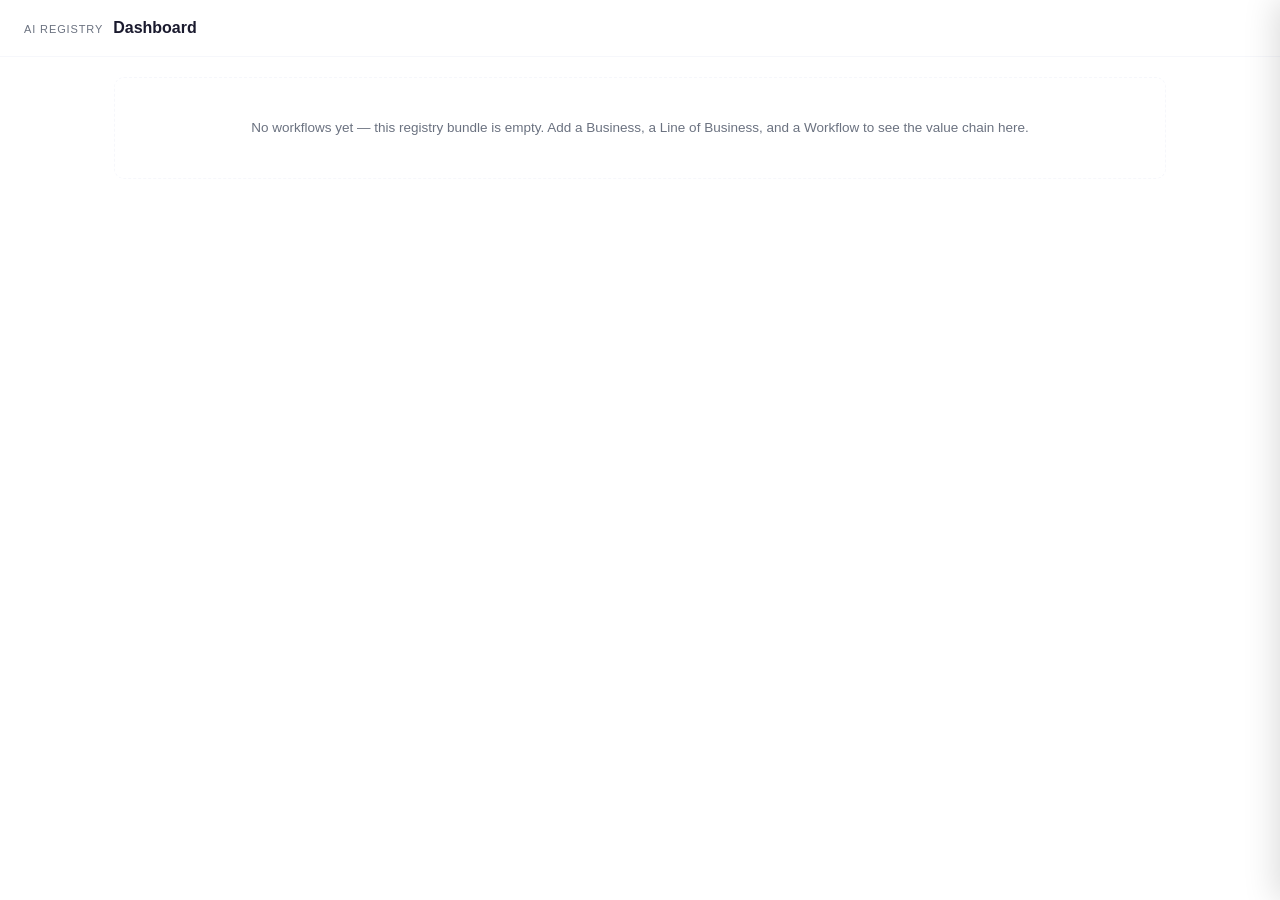
<file: .claude/skills/indexing-registry/references/dashboard-template.html>
<!doctype html>
<html lang="en">
<head>
<meta charset="utf-8">
<meta name="viewport" content="width=device-width, initial-scale=1">
<title>AI Registry Dashboard</title>
<style>
/* ── Design tokens — re-skin your dashboard here ─────────────── */
:root { --accent:#4f6bed; --bg:#ffffff; --fg:#1a1a2e; --muted:#6b7280;
        --card:#f6f7fb; --ok:#2e7d32; --warn:#b45309; --err:#b3261e; }
@media (prefers-color-scheme: dark) {
  :root { --bg:#111318; --fg:#e7e9ee; --muted:#9aa1ad; --card:#1b1e27; } }

/* ── base ─────────────────────────────────────────────────────── */
* { box-sizing: border-box; }
body {
  margin: 0; background: var(--bg); color: var(--fg);
  font: 15px/1.5 -apple-system, BlinkMacSystemFont, "Segoe UI", Roboto, Helvetica, Arial, sans-serif;
}
a { color: var(--accent); }
button { font: inherit; color: inherit; background: none; border: 0; cursor: pointer; }
.mono { font-family: ui-monospace, SFMono-Regular, Menlo, Consolas, monospace; font-size: .9em; }
:focus-visible { outline: 2px solid var(--accent); outline-offset: 2px; }

header.hdr {
  padding: 16px 24px; border-bottom: 1px solid var(--card);
  display: flex; align-items: baseline; gap: 10px; flex-wrap: wrap;
}
header.hdr h1 { font-size: 16px; margin: 0; }
header.hdr .tag { font-size: 11px; text-transform: uppercase; letter-spacing: .08em; color: var(--muted); }

main { max-width: 1100px; margin: 0 auto; padding: 20px 24px 80px; }

/* business band */
.biz-band {
  border: 1px solid var(--card); background: var(--card); border-radius: 10px;
  padding: 14px 18px; margin-bottom: 20px;
}
.biz-band .biz-kicker { font-size: 10px; text-transform: uppercase; letter-spacing: .08em; color: var(--muted); }
.biz-band h2 { margin: 2px 0 4px; font-size: 20px; }
.biz-band p { margin: 0; color: var(--muted); font-size: 13.5px; max-width: 70ch; }
.biz-band .status { font-size: 11px; text-transform: uppercase; letter-spacing: .06em; color: var(--muted); }

/* status-distribution summary strip */
.kpis { display: grid; grid-template-columns: repeat(auto-fit, minmax(120px, 1fr)); gap: 10px; margin-bottom: 24px; }
.kpi { border: 1px solid var(--card); background: var(--card); border-radius: 10px; padding: 10px 14px; }
.kpi b { display: block; font-size: 22px; font-weight: 700; }
.kpi span { font-size: 11px; color: var(--muted); }

/* status dot */
.dot { display: inline-block; width: 8px; height: 8px; border-radius: 50%; margin-right: 6px; flex: none; }
.dot.in-production { background: var(--ok); }
.dot.under-development { background: var(--warn); }
.dot.backlog { background: transparent; box-shadow: inset 0 0 0 1.5px var(--muted); }
.dot.retired { background: var(--muted); }
.dot.none { background: transparent; box-shadow: inset 0 0 0 1.5px var(--muted); }

/* value-chain spine */
.lane { margin-bottom: 26px; }
.lane-hd { display: flex; align-items: baseline; gap: 10px; margin-bottom: 8px; }
.lane-hd h3 { margin: 0; font-size: 17px; }
.lane-hd .lane-kicker { font-size: 10px; text-transform: uppercase; letter-spacing: .08em; color: var(--muted); }
.lane-hd .lane-status { font-size: 11px; color: var(--muted); }

.spine { border: 1px solid var(--card); border-radius: 10px; overflow: hidden; }
.prow { padding: 10px 16px; border-bottom: 1px solid var(--card); }
.prow:last-child { border-bottom: 0; }
.prow .p-title { font-weight: 700; font-size: 13.5px; text-align: left; }
.prow .p-title:hover { text-decoration: underline; }
.prow .p-owner { font-size: 11.5px; color: var(--muted); margin-left: 6px; }
.wfl { display: flex; flex-direction: column; gap: 2px; margin-top: 6px; }
.wfr {
  display: flex; align-items: center; gap: 8px; text-align: left; width: 100%;
  padding: 5px 8px; margin: 0 -8px; border-radius: 6px; font-size: 12.5px;
}
.wfr:hover { background: var(--card); }
.wfr.overdue { color: var(--warn); }
.wfr .wf-title { flex: 1; }
.wfr .badge {
  font-family: ui-monospace, Menlo, monospace; font-size: 9px; letter-spacing: .04em;
  padding: 1.5px 6px; border-radius: 4px; background: var(--card); color: var(--muted);
}
.prow .none-yet { font-size: 12px; color: var(--muted); font-style: italic; margin-top: 6px; }

.empty-state {
  border: 1px dashed var(--card); border-radius: 10px; padding: 40px 20px;
  text-align: center; color: var(--muted); font-size: 13.5px;
}

/* drill-in panel */
.scrim { position: fixed; inset: 0; background: rgba(0,0,0,.35); z-index: 50; opacity: 0; pointer-events: none; transition: opacity .15s; }
.scrim.open { opacity: 1; pointer-events: auto; }
.panel {
  position: fixed; top: 0; right: 0; bottom: 0; width: min(440px, 94vw); z-index: 51;
  background: var(--bg); border-left: 1px solid var(--card); box-shadow: -12px 0 32px rgba(0,0,0,.15);
  transform: translateX(102%); transition: transform .18s ease-out;
  display: flex; flex-direction: column;
}
.panel.open { transform: none; }
.panel-hd { display: flex; align-items: center; gap: 10px; padding: 14px 20px; border-bottom: 1px solid var(--card); }
.panel-hd .p-type { font-size: 10.5px; text-transform: uppercase; letter-spacing: .09em; color: var(--muted); }
.panel-x { margin-left: auto; font-size: 18px; color: var(--muted); padding: 2px 8px; border-radius: 6px; }
.panel-x:hover { background: var(--card); color: var(--fg); }
.panel-bd { overflow-y: auto; padding: 18px 20px 40px; }
.panel-bd h2 { margin: 2px 0 4px; font-size: 20px; }
.p-desc { color: var(--muted); font-size: 13.5px; margin: 8px 0 14px; }
.meta { display: grid; grid-template-columns: 1fr 1fr; gap: 8px 14px; margin-bottom: 16px; }
.meta .m { background: var(--card); border-radius: 8px; padding: 7px 10px; }
.meta .m i { display: block; font-style: normal; font-size: 10px; text-transform: uppercase; letter-spacing: .07em; color: var(--muted); }
.meta .m b { font-size: 12.5px; font-weight: 600; }
.meta .m.wide { grid-column: 1 / -1; }
.meta .m.overdue b { color: var(--warn); }
.p-sec { margin: 16px 0; }
.p-sec > i { display: block; font-style: normal; font-size: 10.5px; text-transform: uppercase; letter-spacing: .09em; color: var(--muted); margin-bottom: 7px; }
.p-sec ul { margin: 0; padding: 0; list-style: none; display: flex; flex-direction: column; gap: 4px; }
.p-sec li button, .p-sec li a { font-size: 13px; display: block; }
.empty-note { color: var(--muted); font-size: 12.5px; font-style: italic; }
</style>
</head>
<body>

<header class="hdr">
  <span class="tag">AI Registry</span>
  <h1>Dashboard</h1>
</header>

<main>
  <div id="root"></div>
</main>

<div class="scrim" id="scrim"></div>
<aside class="panel" id="panel" role="dialog" aria-modal="true" aria-hidden="true">
  <div class="panel-hd">
    <span class="p-type" id="panel-type"></span>
    <button class="panel-x" id="panel-close" aria-label="Close">&times;</button>
  </div>
  <div class="panel-bd">
    <h2 id="panel-title"></h2>
    <p class="p-desc" id="panel-desc"></p>
    <div class="meta" id="panel-meta"></div>
    <div id="panel-extra"></div>
  </div>
</aside>

<!-- Composers replace ONLY this element's content. Shape: see tools/data-island.schema.json. -->
<script type="application/json" id="data">{}</script>
<script>
(function () {
  'use strict';

  var raw = document.getElementById('data').textContent;
  var data;
  try { data = JSON.parse(raw) || {}; } catch (e) { data = {}; }

  var business = data.business || null;
  var lobs = Array.isArray(data.lobs) ? data.lobs : [];
  var funcs = Array.isArray(data.functions) ? data.functions : [];
  var processes = Array.isArray(data.processes) ? data.processes : [];
  var workflows = Array.isArray(data.workflows) ? data.workflows : [];
  var notes = Array.isArray(data.notes) ? data.notes : [];
  var skills = Array.isArray(data.skills) ? data.skills : [];
  var agents = Array.isArray(data.agents) ? data.agents : [];

  var todayStr = new Date().toISOString().slice(0, 10);

  function esc(s) {
    return String(s == null ? '' : s).replace(/[&<>"']/g, function (c) {
      return { '&': '&amp;', '<': '&lt;', '>': '&gt;', '"': '&quot;', "'": '&#39;' }[c];
    });
  }

  function byId(list, id) {
    for (var i = 0; i < list.length; i++) if (list[i].id === id) return list[i];
    return null;
  }

  function isOverdue(wf) {
    return !!(wf.staleAfter && wf.staleAfter < todayStr && wf.status !== 'retired');
  }

  function statusLabel(s) {
    return { 'in-production': 'In production', 'under-development': 'Under development', backlog: 'Backlog', retired: 'Retired' }[s] || (s || 'Unknown');
  }

  // Scheme allowlist -- defense in depth. The island is normally
  // self-authored by compose-registry.js, but this template also renders
  // shared/imported bundles, so treat every href as untrusted input: accept
  // only http(s), mailto, and relative paths; reject javascript:/data:/
  // vbscript: and anything else that could execute in the viewer's context.
  function safeHref(href) {
    if (!href) return '';
    var s = String(href).trim();
    var safe = /^(https?:|mailto:|\/|\.\/|\.\.\/|[^:]*$)/i;
    return safe.test(s) ? s : '';
  }

  // `preferUrl`: use node.url (the node's external homepage, e.g. Business)
  // ahead of nodeUrl/nodePath (the source-of-truth link back into the
  // registry bundle itself).
  function linkFor(node, preferUrl) {
    if (!node) return '';
    var href = (preferUrl && node.url) || node.nodeUrl || node.nodePath;
    return safeHref(href);
  }

  // ── status-distribution summary strip ──────────────────────────
  function renderKpis() {
    var counts = { 'in-production': 0, 'under-development': 0, backlog: 0, retired: 0 };
    workflows.forEach(function (wf) { if (counts.hasOwnProperty(wf.status)) counts[wf.status]++; });
    var order = ['in-production', 'under-development', 'backlog', 'retired'];
    var html = '<div class="kpis">';
    html += '<div class="kpi"><b>' + workflows.length + '</b><span>Total workflows</span></div>';
    order.forEach(function (s) {
      html += '<div class="kpi"><b><span class="dot ' + s + '"></span>' + counts[s] + '</b><span>' + esc(statusLabel(s)) + '</span></div>';
    });
    return html + '</div>';
  }

  // ── value-chain spine: Business → LOB → process group → workflow rows ──
  function renderWorkflowRow(wf) {
    var overdue = isOverdue(wf);
    var badges = [];
    if (wf.definitionType) badges.push(wf.definitionType);
    if (wf.executionMode) badges.push(wf.executionMode);
    var badgeHtml = badges.map(function (b) { return '<span class="badge">' + esc(b) + '</span>'; }).join('');
    return '<button class="wfr' + (overdue ? ' overdue' : '') + '" data-kind="workflow" data-id="' + esc(wf.id) + '">' +
      '<span class="dot ' + esc(wf.status || 'none') + '"></span>' +
      '<span class="wf-title">' + esc(wf.title || wf.id) + (overdue ? ' ⚠ overdue' : '') + '</span>' +
      badgeHtml +
      '</button>';
  }

  function renderProcessRow(proc) {
    var owner = proc.ownerId ? byId(funcs, proc.ownerId) : null;
    // Value-chain order is the Process node's curated # Workflows list (proc.workflows).
    // `step` is framework progress (1-7), not sequence -- it is only the fallback for
    // workflows the curated list does not mention.
    var curated = Array.isArray(proc.workflows) ? proc.workflows : [];
    var procWorkflows = workflows
      .filter(function (wf) { return wf.processId === proc.id; })
      .sort(function (a, b) {
        var ia = curated.indexOf(a.id), ib = curated.indexOf(b.id);
        if (ia !== -1 || ib !== -1) {
          if (ia === -1) return 1;
          if (ib === -1) return -1;
          return ia - ib;
        }
        var sa = typeof a.step === 'number' ? a.step : Infinity;
        var sb = typeof b.step === 'number' ? b.step : Infinity;
        if (sa !== sb) return sa - sb;
        return (a.title || '').localeCompare(b.title || '');
      });
    var body = procWorkflows.length
      ? '<div class="wfl">' + procWorkflows.map(renderWorkflowRow).join('') + '</div>'
      : '<div class="none-yet">No workflows yet</div>';
    return '<div class="prow">' +
      '<button class="p-title" data-kind="process" data-id="' + esc(proc.id) + '">' + esc(proc.title || proc.id) + '</button>' +
      (owner ? '<span class="p-owner">Owner: ' + esc(owner.title || owner.id) + '</span>' : '') +
      body +
      '</div>';
  }

  function processesForLob(lob) {
    var byLobId = processes.filter(function (p) { return p.lobId === lob.id; });
    var seen = {};
    byLobId.forEach(function (p) { seen[p.id] = true; });
    // Defensive: a LOB's declared `processes` id list might reference a
    // process node not (yet) resolvable -- render a stub row rather than
    // dropping it silently.
    (Array.isArray(lob.processes) ? lob.processes : []).forEach(function (pid) {
      if (!seen[pid]) {
        byLobId.push({ id: pid, title: pid, ownerId: null });
        seen[pid] = true;
      }
    });
    return byLobId;
  }

  // `explicitProcs`, when given, is used verbatim instead of resolving via
  // processesForLob(lob) -- the unassigned-processes pseudo-lane below passes
  // the real Process nodes here so it never falls through processesForLob's
  // id-only stub-fill path (that path is a deliberate defensive fallback for
  // a real LOB's declared `processes` id list referencing an unresolvable
  // process; reusing it for the unassigned lane rebuilt every row as
  // `{id, title: id, ownerId: null}`, silently dropping the real title and
  // owner).
  function renderLane(lob, explicitProcs) {
    var procs = explicitProcs || processesForLob(lob);
    var rows = procs.length
      ? procs.map(renderProcessRow).join('')
      : '<div class="prow"><span class="none-yet">No processes yet</span></div>';
    return '<section class="lane">' +
      '<div class="lane-hd">' +
        '<span class="lane-kicker">Line of Business</span>' +
        '<h3><button data-kind="lob" data-id="' + esc(lob.id) + '" class="p-title">' + esc(lob.title || lob.id) + '</button></h3>' +
        '<span class="lane-status">' + esc(statusLabel(lob.status)) + '</span>' +
      '</div>' +
      '<div class="spine">' + rows + '</div>' +
      '</section>';
  }

  function unassignedProcesses() {
    var lobIds = {};
    lobs.forEach(function (l) { lobIds[l.id] = true; });
    return processes.filter(function (p) { return !p.lobId || !lobIds[p.lobId]; });
  }

  // Workflows with no processId (SCHEMA.md: a legitimately-unassigned
  // Workflow) are counted in the KPI strip's total but, before this fix, were
  // never rendered anywhere -- they only ever appeared nested under a
  // Process row (`workflows.filter(wf => wf.processId === proc.id)`), which
  // by definition excludes them.
  function unassignedWorkflows() {
    return workflows.filter(function (wf) { return !wf.processId; });
  }

  function renderUnassignedWorkflowsLane() {
    var wfs = unassignedWorkflows();
    if (!wfs.length) return '';
    return '<section class="lane">' +
      '<div class="lane-hd">' +
        '<span class="lane-kicker">Unassigned</span>' +
        '<h3>Workflows without a process</h3>' +
      '</div>' +
      '<div class="spine"><div class="prow"><div class="wfl">' + wfs.map(renderWorkflowRow).join('') + '</div></div></div>' +
      '</section>';
  }

  function renderBizBand() {
    if (!business) return '';
    var href = linkFor(business, true);
    var titleHtml = href
      ? '<a href="' + esc(href) + '">' + esc(business.title) + '</a>'
      : esc(business.title);
    return '<div class="biz-band">' +
      '<div class="biz-kicker">Business</div>' +
      '<h2>' + titleHtml + '</h2>' +
      (business.description ? '<p>' + esc(business.description) + '</p>' : '') +
      '<div class="status">' + esc(statusLabel(business.status)) + '</div>' +
      '</div>';
  }

  function render() {
    var root = document.getElementById('root');
    if (!business && lobs.length === 0 && workflows.length === 0) {
      root.innerHTML = '<div class="empty-state">No workflows yet — this registry bundle is empty. ' +
        'Add a Business, a Line of Business, and a Workflow to see the value chain here.</div>';
      return;
    }

    var html = renderBizBand() + renderKpis();

    lobs.forEach(function (lob) { html += renderLane(lob); });

    var extra = unassignedProcesses();
    if (extra.length) {
      html += renderLane({ id: '__unassigned__', title: 'Unassigned', status: null }, extra);
    }

    html += renderUnassignedWorkflowsLane();

    root.innerHTML = html;
  }

  // ── drill-in panel ───────────────────────────────────────────────
  var panel = document.getElementById('panel');
  var scrim = document.getElementById('scrim');
  var panelType = document.getElementById('panel-type');
  var panelTitle = document.getElementById('panel-title');
  var panelDesc = document.getElementById('panel-desc');
  var panelMeta = document.getElementById('panel-meta');
  var panelExtra = document.getElementById('panel-extra');

  function metaItem(label, value, wide, overdue) {
    if (value == null || value === '') return '';
    return '<div class="m' + (wide ? ' wide' : '') + (overdue ? ' overdue' : '') + '"><i>' + esc(label) + '</i><b>' + esc(value) + '</b></div>';
  }

  function relatedList(label, items, kind) {
    if (!items || !items.length) return '';
    var lis = items.map(function (item) {
      return '<li><button data-kind="' + esc(kind) + '" data-id="' + esc(item.id) + '">' + esc(item.title || item.id) + '</button></li>';
    }).join('');
    return '<div class="p-sec"><i>' + esc(label) + '</i><ul>' + lis + '</ul></div>';
  }

  function pathList(label, paths) {
    if (!paths || !paths.length) return '';
    var lis = paths.map(function (p) { return '<li><span class="mono">' + esc(p) + '</span></li>'; }).join('');
    return '<div class="p-sec"><i>' + esc(label) + '</i><ul>' + lis + '</ul></div>';
  }

  // Insights: Notes whose `links` array names this node's bundle path.
  // Note links are bundle-relative ("/workflows/second-workflow.md"); a
  // node's nodePath is registry-relative ("registry/workflows/second-workflow.md")
  // -- strip the "registry" prefix before comparing.
  function bundlePath(node) {
    return node && node.nodePath ? node.nodePath.replace(/^registry/, '') : null;
  }

  function insightsSection(node) {
    var path = bundlePath(node);
    if (!path) return '';
    var matches = notes.filter(function (n) { return (n.links || []).indexOf(path) !== -1; });
    if (!matches.length) return '';
    var lis = matches.map(function (n) {
      return '<li>' + esc(n.title || n.id) + (n.description ? ' — ' + esc(n.description) : '') + '</li>';
    }).join('');
    return '<div class="p-sec"><i>Insights</i><ul>' + lis + '</ul></div>';
  }

  function openWorkflow(wf) {
    panelType.textContent = 'Workflow';
    panelTitle.textContent = wf.title || wf.id;
    panelDesc.textContent = wf.description || '';
    var overdue = isOverdue(wf);
    var proc = wf.processId ? byId(processes, wf.processId) : null;
    var lob = wf.lobId ? byId(lobs, wf.lobId) : null;
    panelMeta.innerHTML =
      metaItem('Status', statusLabel(wf.status)) +
      metaItem('Definition type', wf.definitionType) +
      metaItem('Execution mode', wf.executionMode) +
      metaItem('Autonomy', wf.autonomy) +
      metaItem('Trigger', wf.trigger) +
      metaItem('Review by', wf.staleAfter, false, overdue);
    var wfSkills = (wf.skills || []).map(function (p) { return byId(skills, idFromPath(p)) || { id: p, title: p }; });
    var wfAgents = (wf.agents || []).map(function (p) { return byId(agents, idFromPath(p)) || { id: p, title: p }; });
    panelExtra.innerHTML =
      (proc || lob ? '<div class="p-sec"><i>Value chain</i><ul>' +
        (proc ? '<li><button data-kind="process" data-id="' + esc(proc.id) + '">' + esc(proc.title || proc.id) + '</button></li>' : '') +
        (lob ? '<li><button data-kind="lob" data-id="' + esc(lob.id) + '">' + esc(lob.title || lob.id) + '</button></li>' : '') +
        '</ul></div>' : '') +
      pathList('Skills', wf.skills) +
      pathList('Agents', wf.agents) +
      insightsSection(wf) +
      linkSection(wf);
    openPanel();
  }

  function idFromPath(p) {
    // ".claude/skills/some-skill/SKILL.md" -> "some-skill"
    var m = /\/([^/]+)\/SKILL\.md$/.exec(p || '');
    if (m) return m[1];
    return (p || '').replace(/\.md$/, '').split('/').pop();
  }

  function linkSection(node) {
    var href = linkFor(node);
    if (!href) return '';
    return '<div class="p-sec"><i>Source</i><a href="' + esc(href) + '" class="mono">' + esc(node.nodePath || href) + '</a></div>';
  }

  function openProcess(proc) {
    panelType.textContent = 'Process';
    panelTitle.textContent = proc.title || proc.id;
    panelDesc.textContent = proc.description || '';
    var owner = proc.ownerId ? byId(funcs, proc.ownerId) : null;
    var lob = proc.lobId ? byId(lobs, proc.lobId) : null;
    panelMeta.innerHTML = metaItem('Owner', owner ? (owner.title || owner.id) : null) + metaItem('Line of Business', lob ? (lob.title || lob.id) : null);
    var procWorkflows = workflows.filter(function (wf) { return wf.processId === proc.id; });
    panelExtra.innerHTML = procWorkflows.length
      ? relatedList('Workflows', procWorkflows, 'workflow')
      : '<p class="empty-note">No workflows yet.</p>';
    panelExtra.innerHTML += insightsSection(proc) + linkSection(proc);
    openPanel();
  }

  function openLob(lob) {
    panelType.textContent = 'Line of Business';
    panelTitle.textContent = lob.title || lob.id;
    panelDesc.textContent = lob.description || '';
    panelMeta.innerHTML = metaItem('Status', statusLabel(lob.status));
    var procs = processesForLob(lob);
    panelExtra.innerHTML = procs.length
      ? relatedList('Processes', procs, 'process')
      : '<p class="empty-note">No processes yet.</p>';
    panelExtra.innerHTML += linkSection(lob);
    openPanel();
  }

  function openAsset(node, kind) {
    panelType.textContent = kind === 'skill' ? 'Skill' : 'Agent';
    panelTitle.textContent = node.title || node.id;
    panelDesc.textContent = node.description || '';
    panelMeta.innerHTML = '';
    var usedBy = (node.usedBy || []).map(function (id) { return byId(workflows, id) || { id: id, title: id }; });
    panelExtra.innerHTML =
      (usedBy.length ? relatedList('Used by', usedBy, 'workflow') : '<p class="empty-note">Not used by any workflow yet.</p>') +
      (node.quickStartPrompt ? '<div class="p-sec"><i>Quick start prompt</i><p>' + esc(node.quickStartPrompt) + '</p></div>' : '') +
      '<div class="p-sec"><i>Source</i><span class="mono">' + esc(node.nodePath || '') + '</span></div>';
    openPanel();
  }

  function openPanel() {
    panel.classList.add('open');
    scrim.classList.add('open');
    panel.setAttribute('aria-hidden', 'false');
  }

  function closePanel() {
    panel.classList.remove('open');
    scrim.classList.remove('open');
    panel.setAttribute('aria-hidden', 'true');
  }

  function openByKindId(kind, id) {
    if (kind === 'workflow') { var wf = byId(workflows, id); if (wf) openWorkflow(wf); return; }
    if (kind === 'process') { var proc = byId(processes, id); if (proc) openProcess(proc); return; }
    if (kind === 'lob') { var lob = byId(lobs, id); if (lob) openLob(lob); return; }
    if (kind === 'skill') { var sk = byId(skills, id); if (sk) openAsset(sk, 'skill'); return; }
    if (kind === 'agent') { var ag = byId(agents, id); if (ag) openAsset(ag, 'agent'); return; }
  }

  document.getElementById('root').addEventListener('click', function (e) {
    var el = e.target.closest('[data-kind][data-id]');
    if (!el) return;
    openByKindId(el.getAttribute('data-kind'), el.getAttribute('data-id'));
  });
  panelExtra.addEventListener('click', function (e) {
    var el = e.target.closest('[data-kind][data-id]');
    if (!el) return;
    openByKindId(el.getAttribute('data-kind'), el.getAttribute('data-id'));
  });
  document.getElementById('panel-close').addEventListener('click', closePanel);
  scrim.addEventListener('click', closePanel);
  document.addEventListener('keydown', function (e) { if (e.key === 'Escape') closePanel(); });

  render();
})();
</script>
</body>
</html>
</file>
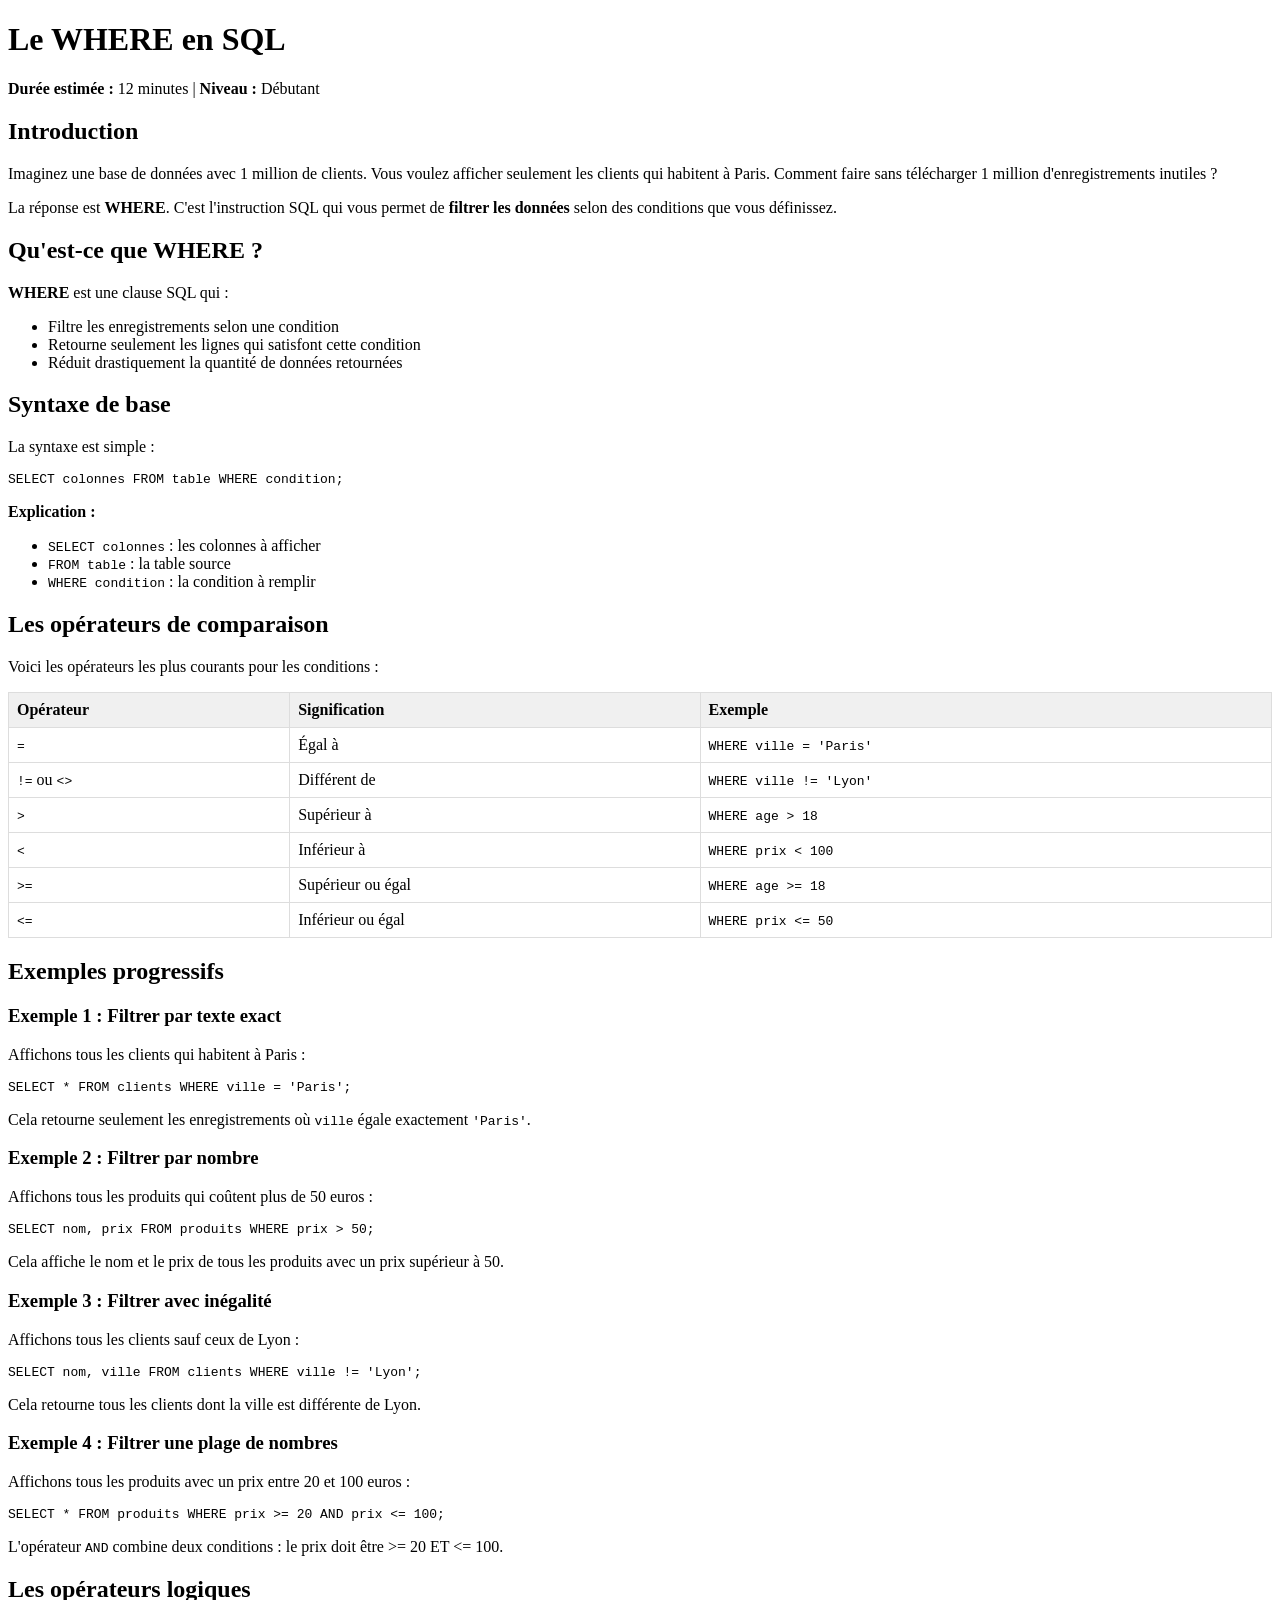
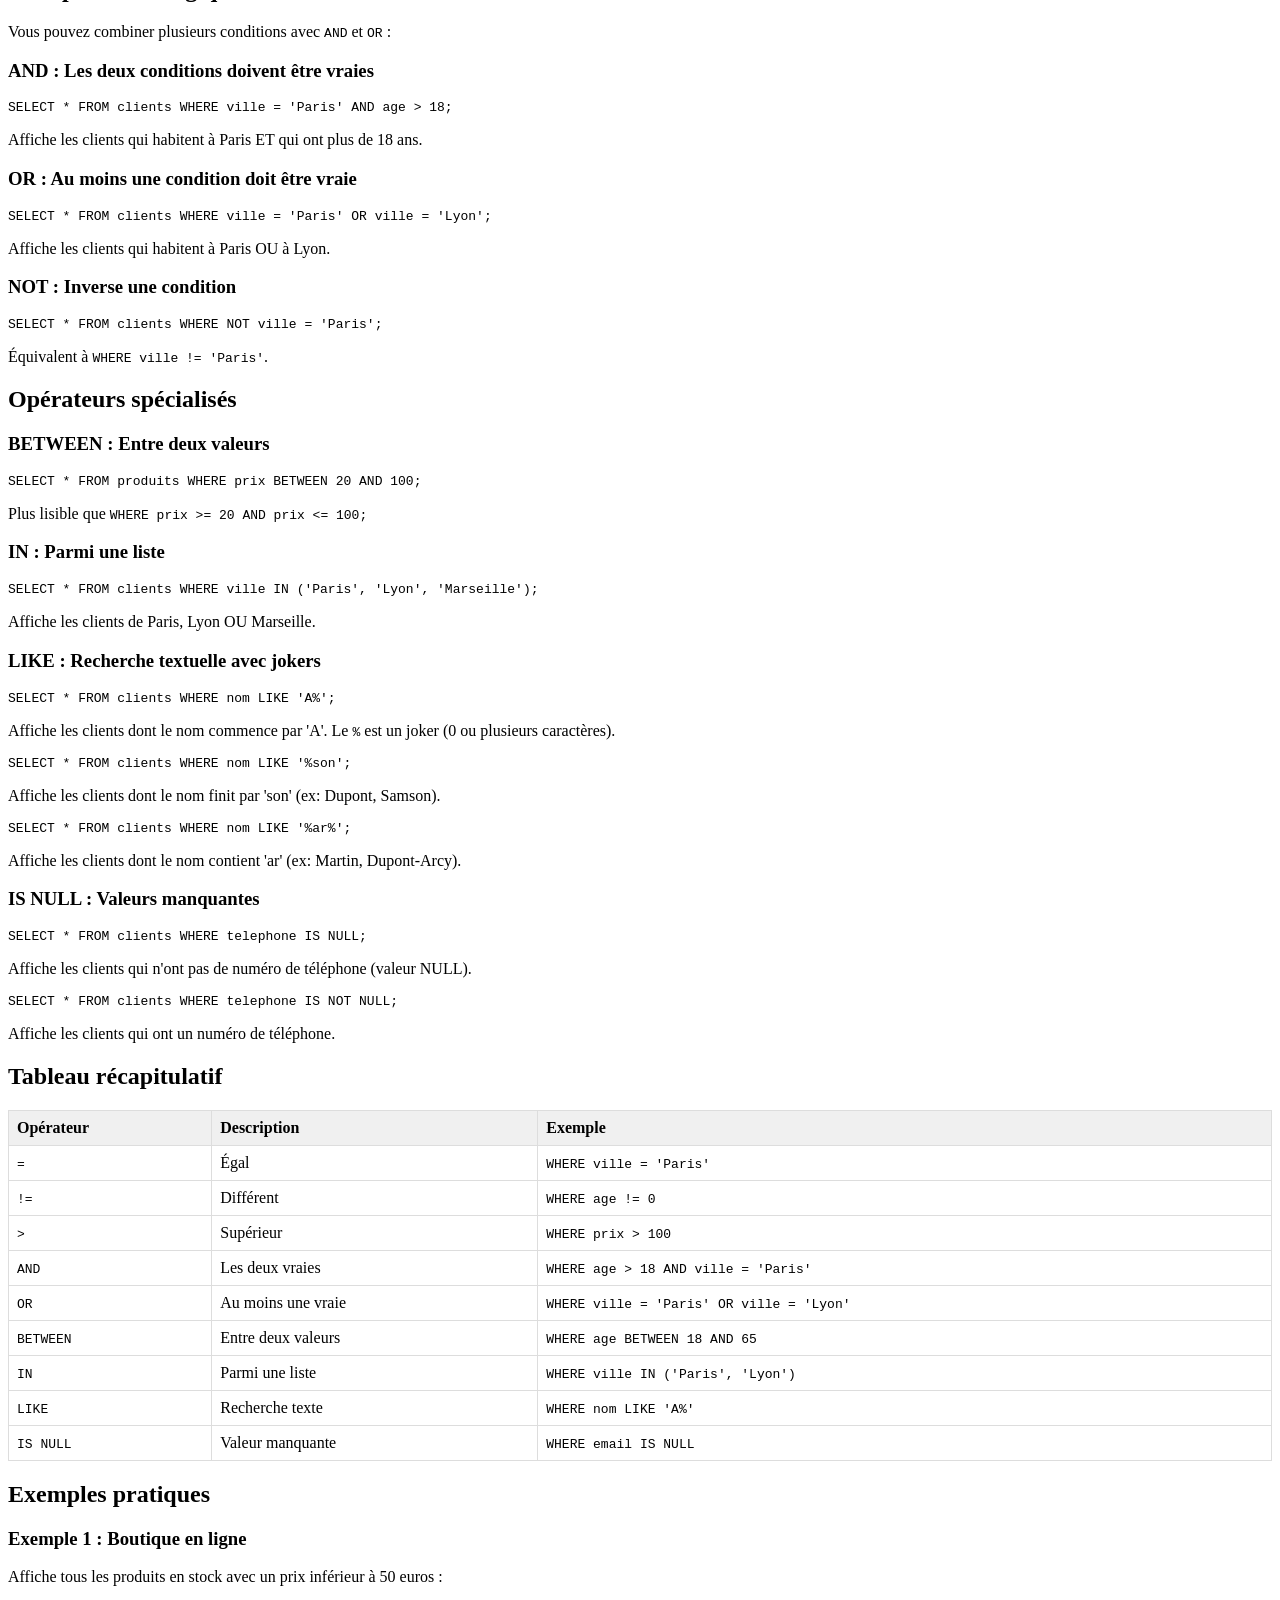
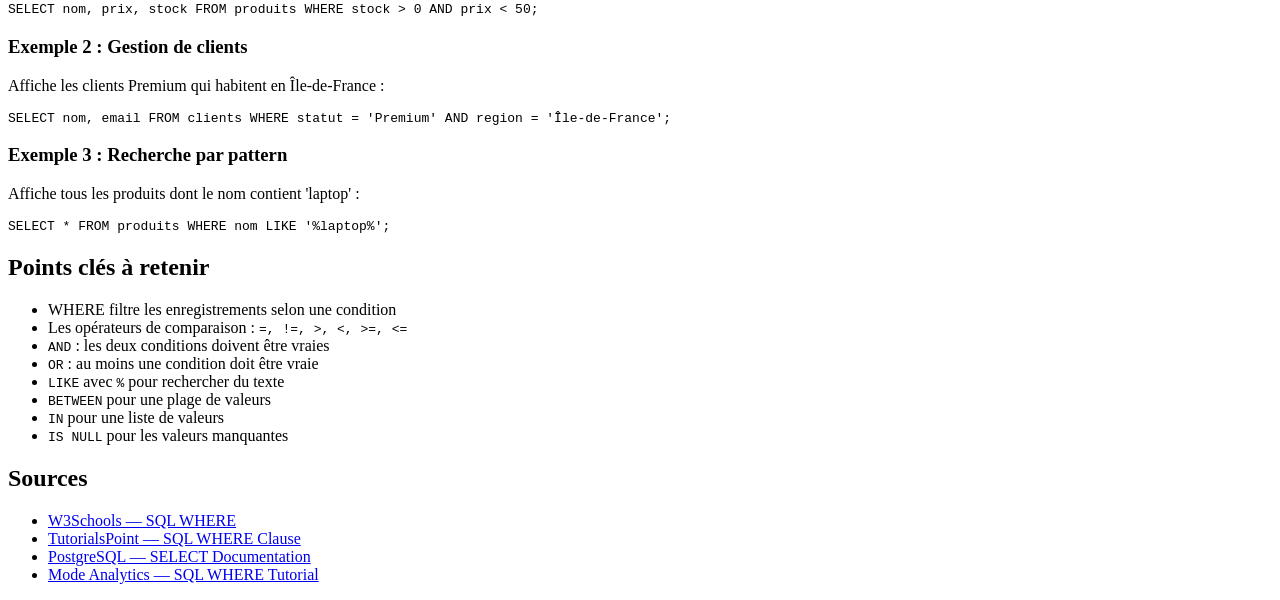
<file: outputs/academie-informatique/lessons/le-where_sql_debutant/lesson.html>
<!DOCTYPE html>
<html lang="fr">
<head>
    <meta charset="UTF-8">
    <meta name="viewport" content="width=device-width, initial-scale=1.0">
    <title>Le WHERE en SQL</title>
</head>
<body>
    <div class="lesson-content">
        <h1>Le WHERE en SQL</h1>

        <p><strong>Durée estimée :</strong> 12 minutes | <strong>Niveau :</strong> Débutant</p>

        <h2>Introduction</h2>
        <p>Imaginez une base de données avec 1 million de clients. Vous voulez afficher seulement les clients qui habitent à Paris. Comment faire sans télécharger 1 million d'enregistrements inutiles ?</p>
        <p>La réponse est <strong>WHERE</strong>. C'est l'instruction SQL qui vous permet de <strong>filtrer les données</strong> selon des conditions que vous définissez.</p>

        <h2>Qu'est-ce que WHERE ?</h2>
        <p><strong>WHERE</strong> est une clause SQL qui :</p>
        <ul>
            <li>Filtre les enregistrements selon une condition</li>
            <li>Retourne seulement les lignes qui satisfont cette condition</li>
            <li>Réduit drastiquement la quantité de données retournées</li>
        </ul>

        <h2>Syntaxe de base</h2>
        <p>La syntaxe est simple :</p>
        <pre><code>SELECT colonnes FROM table WHERE condition;</code></pre>

        <p><strong>Explication :</strong></p>
        <ul>
            <li><code>SELECT colonnes</code> : les colonnes à afficher</li>
            <li><code>FROM table</code> : la table source</li>
            <li><code>WHERE condition</code> : la condition à remplir</li>
        </ul>

        <h2>Les opérateurs de comparaison</h2>
        <p>Voici les opérateurs les plus courants pour les conditions :</p>

        <table style="width:100%; border-collapse: collapse;">
            <tr style="background: #f0f0f0;">
                <th style="border: 1px solid #ddd; padding: 8px; text-align: left;">Opérateur</th>
                <th style="border: 1px solid #ddd; padding: 8px; text-align: left;">Signification</th>
                <th style="border: 1px solid #ddd; padding: 8px; text-align: left;">Exemple</th>
            </tr>
            <tr>
                <td style="border: 1px solid #ddd; padding: 8px;"><code>=</code></td>
                <td style="border: 1px solid #ddd; padding: 8px;">Égal à</td>
                <td style="border: 1px solid #ddd; padding: 8px;"><code>WHERE ville = 'Paris'</code></td>
            </tr>
            <tr>
                <td style="border: 1px solid #ddd; padding: 8px;"><code>!=</code> ou <code><></code></td>
                <td style="border: 1px solid #ddd; padding: 8px;">Différent de</td>
                <td style="border: 1px solid #ddd; padding: 8px;"><code>WHERE ville != 'Lyon'</code></td>
            </tr>
            <tr>
                <td style="border: 1px solid #ddd; padding: 8px;"><code>></code></td>
                <td style="border: 1px solid #ddd; padding: 8px;">Supérieur à</td>
                <td style="border: 1px solid #ddd; padding: 8px;"><code>WHERE age > 18</code></td>
            </tr>
            <tr>
                <td style="border: 1px solid #ddd; padding: 8px;"><code><</code></td>
                <td style="border: 1px solid #ddd; padding: 8px;">Inférieur à</td>
                <td style="border: 1px solid #ddd; padding: 8px;"><code>WHERE prix < 100</code></td>
            </tr>
            <tr>
                <td style="border: 1px solid #ddd; padding: 8px;"><code>>=</code></td>
                <td style="border: 1px solid #ddd; padding: 8px;">Supérieur ou égal</td>
                <td style="border: 1px solid #ddd; padding: 8px;"><code>WHERE age >= 18</code></td>
            </tr>
            <tr>
                <td style="border: 1px solid #ddd; padding: 8px;"><code><=</code></td>
                <td style="border: 1px solid #ddd; padding: 8px;">Inférieur ou égal</td>
                <td style="border: 1px solid #ddd; padding: 8px;"><code>WHERE prix <= 50</code></td>
            </tr>
        </table>

        <h2>Exemples progressifs</h2>

        <h3>Exemple 1 : Filtrer par texte exact</h3>
        <p>Affichons tous les clients qui habitent à Paris :</p>
        <pre><code>SELECT * FROM clients WHERE ville = 'Paris';</code></pre>
        <p>Cela retourne seulement les enregistrements où <code>ville</code> égale exactement <code>'Paris'</code>.</p>

        <h3>Exemple 2 : Filtrer par nombre</h3>
        <p>Affichons tous les produits qui coûtent plus de 50 euros :</p>
        <pre><code>SELECT nom, prix FROM produits WHERE prix > 50;</code></pre>
        <p>Cela affiche le nom et le prix de tous les produits avec un prix supérieur à 50.</p>

        <h3>Exemple 3 : Filtrer avec inégalité</h3>
        <p>Affichons tous les clients sauf ceux de Lyon :</p>
        <pre><code>SELECT nom, ville FROM clients WHERE ville != 'Lyon';</code></pre>
        <p>Cela retourne tous les clients dont la ville est différente de Lyon.</p>

        <h3>Exemple 4 : Filtrer une plage de nombres</h3>
        <p>Affichons tous les produits avec un prix entre 20 et 100 euros :</p>
        <pre><code>SELECT * FROM produits WHERE prix >= 20 AND prix <= 100;</code></pre>
        <p>L'opérateur <code>AND</code> combine deux conditions : le prix doit être >= 20 ET <= 100.</p>

        <h2>Les opérateurs logiques</h2>
        <p>Vous pouvez combiner plusieurs conditions avec <code>AND</code> et <code>OR</code> :</p>

        <h3>AND : Les deux conditions doivent être vraies</h3>
        <pre><code>SELECT * FROM clients WHERE ville = 'Paris' AND age > 18;</code></pre>
        <p>Affiche les clients qui habitent à Paris ET qui ont plus de 18 ans.</p>

        <h3>OR : Au moins une condition doit être vraie</h3>
        <pre><code>SELECT * FROM clients WHERE ville = 'Paris' OR ville = 'Lyon';</code></pre>
        <p>Affiche les clients qui habitent à Paris OU à Lyon.</p>

        <h3>NOT : Inverse une condition</h3>
        <pre><code>SELECT * FROM clients WHERE NOT ville = 'Paris';</code></pre>
        <p>Équivalent à <code>WHERE ville != 'Paris'</code>.</p>

        <h2>Opérateurs spécialisés</h2>

        <h3>BETWEEN : Entre deux valeurs</h3>
        <pre><code>SELECT * FROM produits WHERE prix BETWEEN 20 AND 100;</code></pre>
        <p>Plus lisible que <code>WHERE prix >= 20 AND prix <= 100;</code></p>

        <h3>IN : Parmi une liste</h3>
        <pre><code>SELECT * FROM clients WHERE ville IN ('Paris', 'Lyon', 'Marseille');</code></pre>
        <p>Affiche les clients de Paris, Lyon OU Marseille.</p>

        <h3>LIKE : Recherche textuelle avec jokers</h3>
        <pre><code>SELECT * FROM clients WHERE nom LIKE 'A%';</code></pre>
        <p>Affiche les clients dont le nom commence par 'A'. Le <code>%</code> est un joker (0 ou plusieurs caractères).</p>

        <pre><code>SELECT * FROM clients WHERE nom LIKE '%son';</code></pre>
        <p>Affiche les clients dont le nom finit par 'son' (ex: Dupont, Samson).</p>

        <pre><code>SELECT * FROM clients WHERE nom LIKE '%ar%';</code></pre>
        <p>Affiche les clients dont le nom contient 'ar' (ex: Martin, Dupont-Arcy).</p>

        <h3>IS NULL : Valeurs manquantes</h3>
        <pre><code>SELECT * FROM clients WHERE telephone IS NULL;</code></pre>
        <p>Affiche les clients qui n'ont pas de numéro de téléphone (valeur NULL).</p>

        <pre><code>SELECT * FROM clients WHERE telephone IS NOT NULL;</code></pre>
        <p>Affiche les clients qui ont un numéro de téléphone.</p>

        <h2>Tableau récapitulatif</h2>
        <table style="width:100%; border-collapse: collapse;">
            <tr style="background: #f0f0f0;">
                <th style="border: 1px solid #ddd; padding: 8px; text-align: left;">Opérateur</th>
                <th style="border: 1px solid #ddd; padding: 8px; text-align: left;">Description</th>
                <th style="border: 1px solid #ddd; padding: 8px; text-align: left;">Exemple</th>
            </tr>
            <tr>
                <td style="border: 1px solid #ddd; padding: 8px;"><code>=</code></td>
                <td style="border: 1px solid #ddd; padding: 8px;">Égal</td>
                <td style="border: 1px solid #ddd; padding: 8px;"><code>WHERE ville = 'Paris'</code></td>
            </tr>
            <tr>
                <td style="border: 1px solid #ddd; padding: 8px;"><code>!=</code></td>
                <td style="border: 1px solid #ddd; padding: 8px;">Différent</td>
                <td style="border: 1px solid #ddd; padding: 8px;"><code>WHERE age != 0</code></td>
            </tr>
            <tr>
                <td style="border: 1px solid #ddd; padding: 8px;"><code>></code></td>
                <td style="border: 1px solid #ddd; padding: 8px;">Supérieur</td>
                <td style="border: 1px solid #ddd; padding: 8px;"><code>WHERE prix > 100</code></td>
            </tr>
            <tr>
                <td style="border: 1px solid #ddd; padding: 8px;"><code>AND</code></td>
                <td style="border: 1px solid #ddd; padding: 8px;">Les deux vraies</td>
                <td style="border: 1px solid #ddd; padding: 8px;"><code>WHERE age > 18 AND ville = 'Paris'</code></td>
            </tr>
            <tr>
                <td style="border: 1px solid #ddd; padding: 8px;"><code>OR</code></td>
                <td style="border: 1px solid #ddd; padding: 8px;">Au moins une vraie</td>
                <td style="border: 1px solid #ddd; padding: 8px;"><code>WHERE ville = 'Paris' OR ville = 'Lyon'</code></td>
            </tr>
            <tr>
                <td style="border: 1px solid #ddd; padding: 8px;"><code>BETWEEN</code></td>
                <td style="border: 1px solid #ddd; padding: 8px;">Entre deux valeurs</td>
                <td style="border: 1px solid #ddd; padding: 8px;"><code>WHERE age BETWEEN 18 AND 65</code></td>
            </tr>
            <tr>
                <td style="border: 1px solid #ddd; padding: 8px;"><code>IN</code></td>
                <td style="border: 1px solid #ddd; padding: 8px;">Parmi une liste</td>
                <td style="border: 1px solid #ddd; padding: 8px;"><code>WHERE ville IN ('Paris', 'Lyon')</code></td>
            </tr>
            <tr>
                <td style="border: 1px solid #ddd; padding: 8px;"><code>LIKE</code></td>
                <td style="border: 1px solid #ddd; padding: 8px;">Recherche texte</td>
                <td style="border: 1px solid #ddd; padding: 8px;"><code>WHERE nom LIKE 'A%'</code></td>
            </tr>
            <tr>
                <td style="border: 1px solid #ddd; padding: 8px;"><code>IS NULL</code></td>
                <td style="border: 1px solid #ddd; padding: 8px;">Valeur manquante</td>
                <td style="border: 1px solid #ddd; padding: 8px;"><code>WHERE email IS NULL</code></td>
            </tr>
        </table>

        <h2>Exemples pratiques</h2>

        <h3>Exemple 1 : Boutique en ligne</h3>
        <p>Affiche tous les produits en stock avec un prix inférieur à 50 euros :</p>
        <pre><code>SELECT nom, prix, stock FROM produits WHERE stock > 0 AND prix < 50;</code></pre>

        <h3>Exemple 2 : Gestion de clients</h3>
        <p>Affiche les clients Premium qui habitent en Île-de-France :</p>
        <pre><code>SELECT nom, email FROM clients WHERE statut = 'Premium' AND region = 'Île-de-France';</code></pre>

        <h3>Exemple 3 : Recherche par pattern</h3>
        <p>Affiche tous les produits dont le nom contient 'laptop' :</p>
        <pre><code>SELECT * FROM produits WHERE nom LIKE '%laptop%';</code></pre>

        <h2>Points clés à retenir</h2>
        <ul>
            <li>WHERE filtre les enregistrements selon une condition</li>
            <li>Les opérateurs de comparaison : <code>=, !=, >, <, >=, <=</code></li>
            <li><code>AND</code> : les deux conditions doivent être vraies</li>
            <li><code>OR</code> : au moins une condition doit être vraie</li>
            <li><code>LIKE</code> avec <code>%</code> pour rechercher du texte</li>
            <li><code>BETWEEN</code> pour une plage de valeurs</li>
            <li><code>IN</code> pour une liste de valeurs</li>
            <li><code>IS NULL</code> pour les valeurs manquantes</li>
        </ul>

        <h2>Sources</h2>
        <ul>
            <li><a href="https://www.w3schools.com/sql/sql_where.asp" target="_blank">W3Schools — SQL WHERE</a></li>
            <li><a href="https://www.tutorialspoint.com/sql/sql-where-clause.htm" target="_blank">TutorialsPoint — SQL WHERE Clause</a></li>
            <li><a href="https://www.postgresql.org/docs/current/sql-select.html" target="_blank">PostgreSQL — SELECT Documentation</a></li>
            <li><a href="https://mode.com/sql-tutorial/sql-where/" target="_blank">Mode Analytics — SQL WHERE Tutorial</a></li>
        </ul>
    </div>
</body>
</html>
</file>
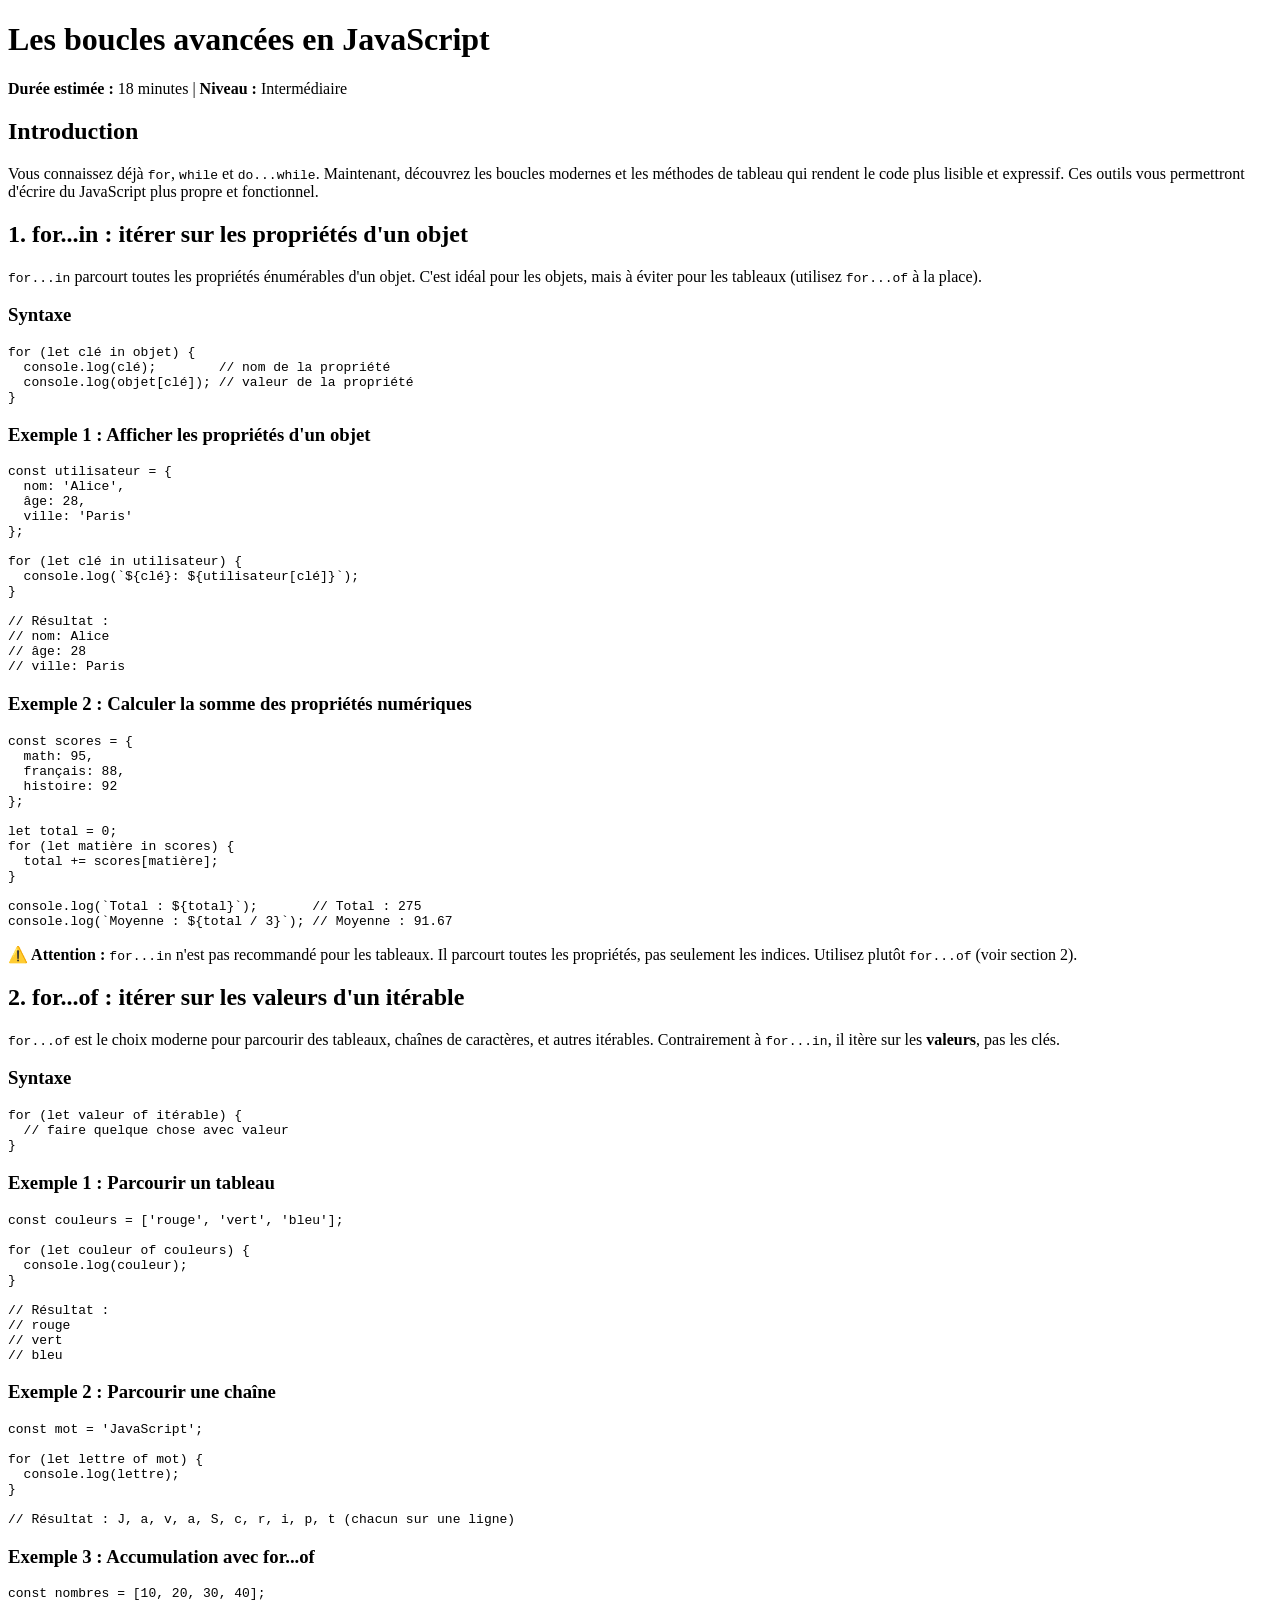
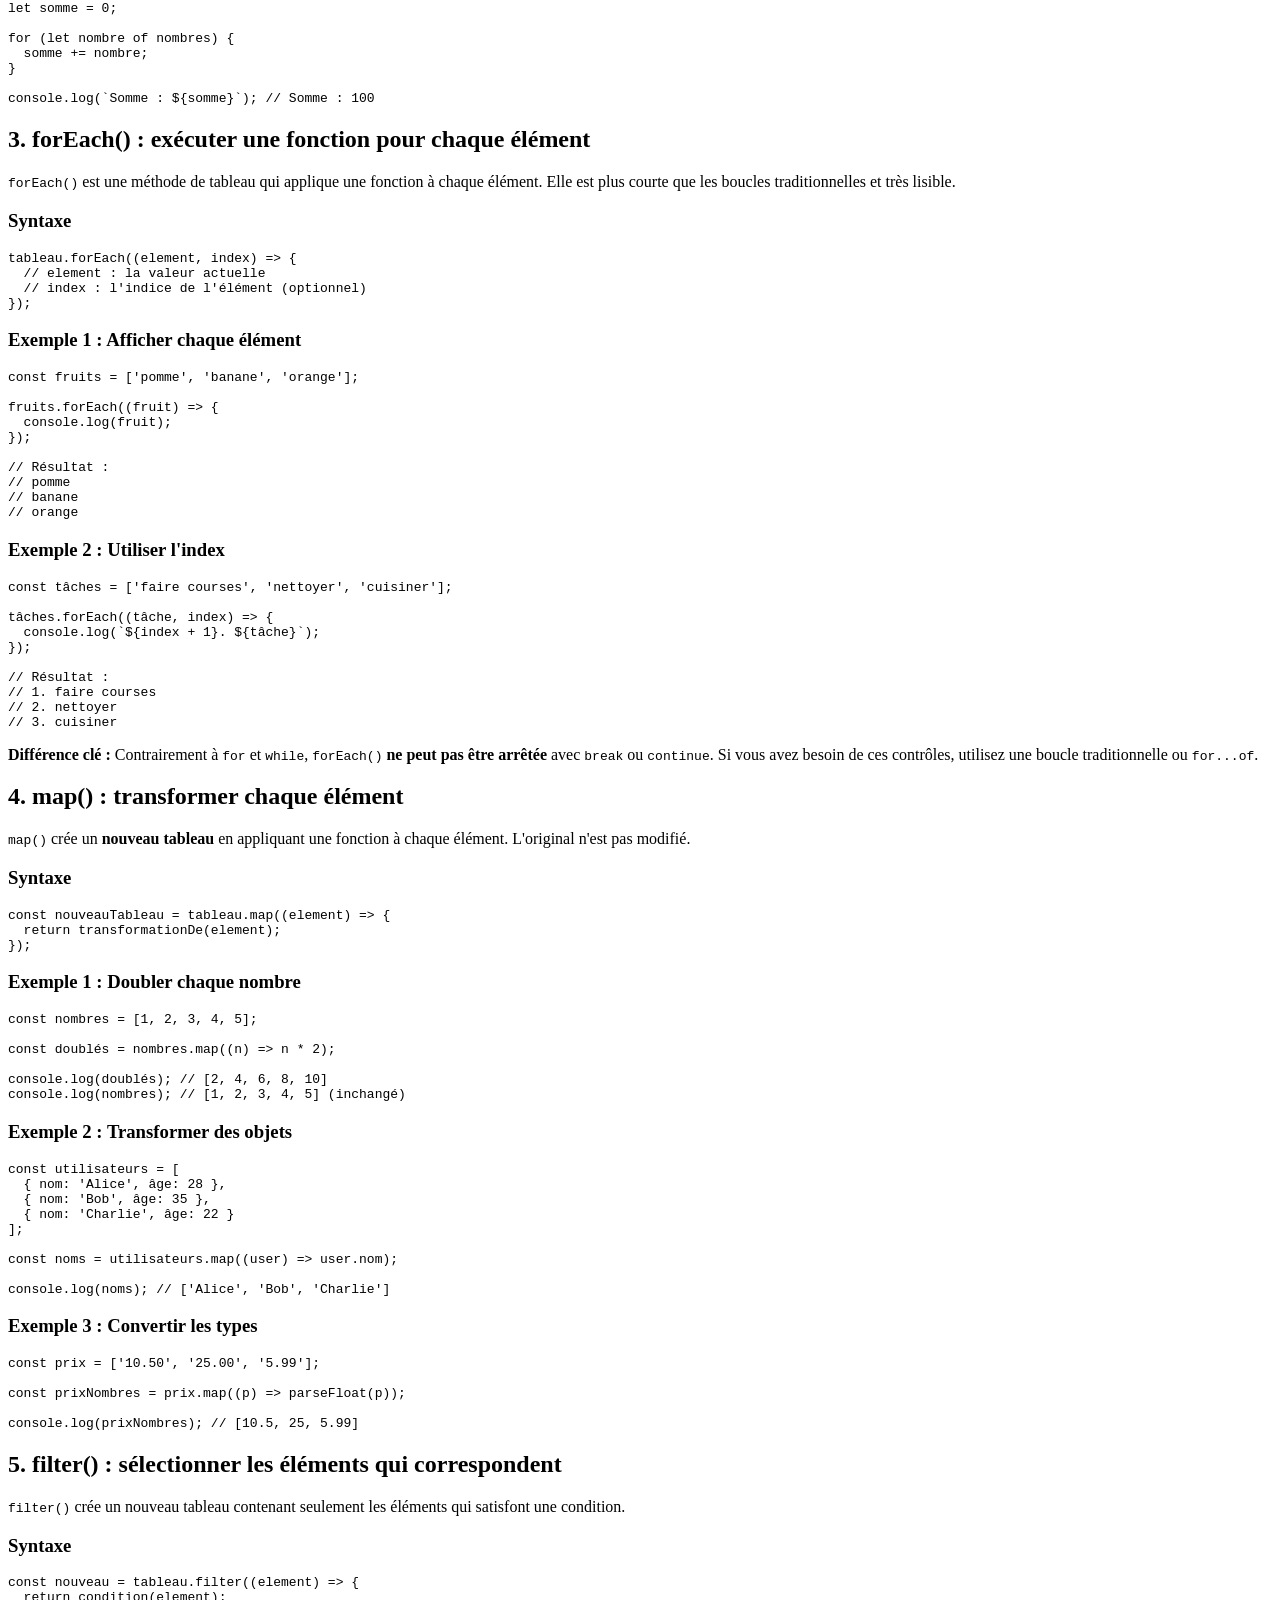
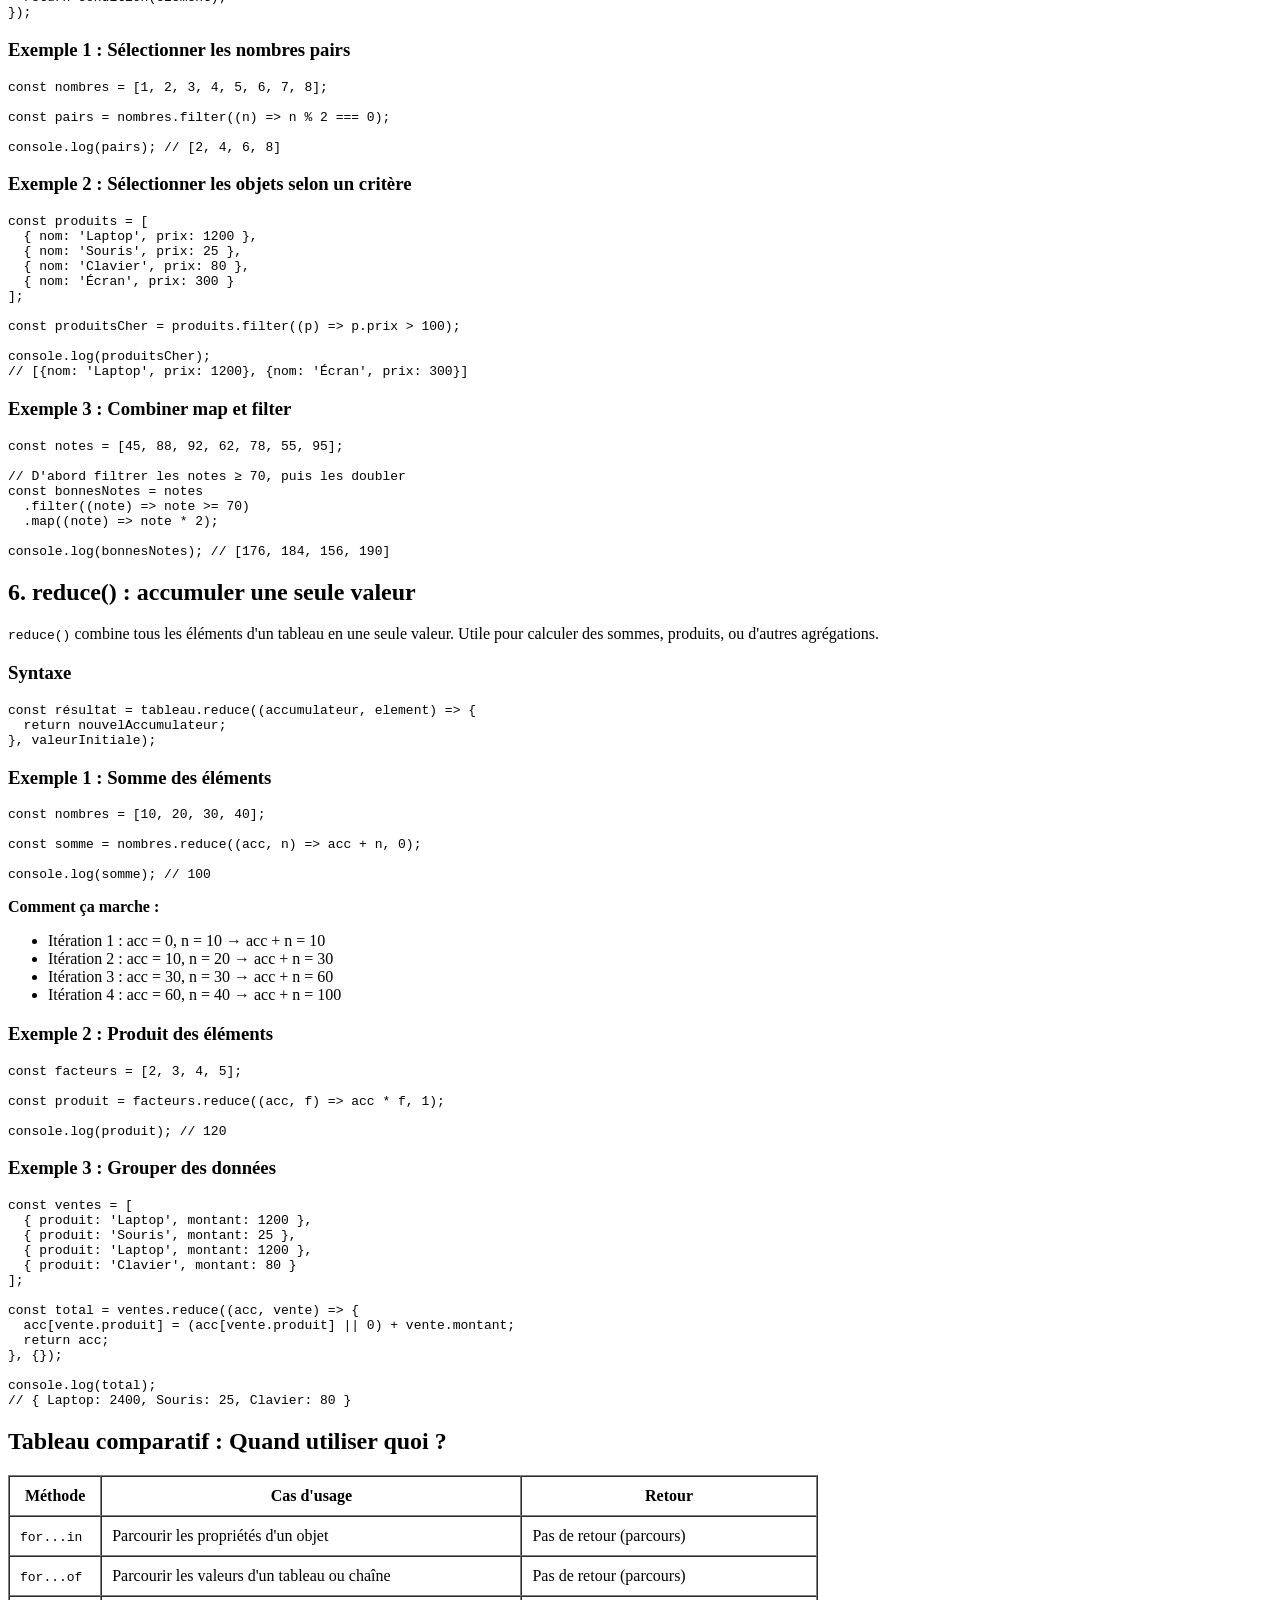
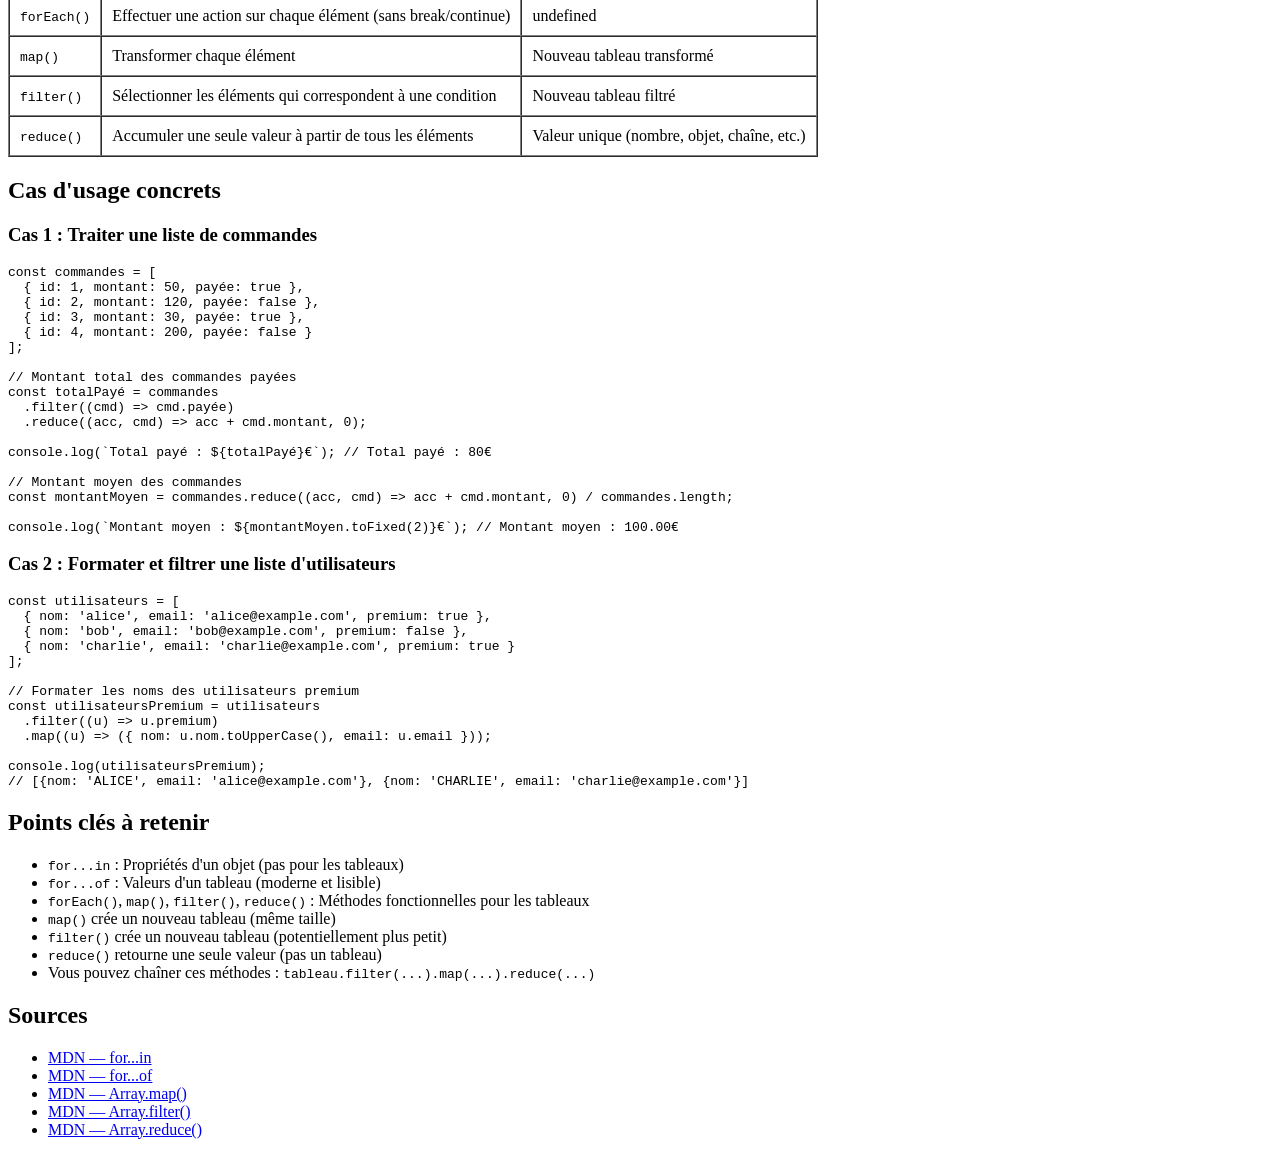
<file: outputs/academie-informatique/lessons/les-boucles-avancees_javascript_intermediaire/lesson.html>
<!DOCTYPE html>
<html lang="fr">
<head>
    <meta charset="UTF-8">
    <meta name="viewport" content="width=device-width, initial-scale=1.0">
    <title>Les boucles avancées en JavaScript</title>
</head>
<body>
    <div class="lesson-content">
        <h1>Les boucles avancées en JavaScript</h1>

        <p><strong>Durée estimée :</strong> 18 minutes | <strong>Niveau :</strong> Intermédiaire</p>

        <h2>Introduction</h2>
        <p>Vous connaissez déjà <code>for</code>, <code>while</code> et <code>do...while</code>. Maintenant, découvrez les boucles modernes et les méthodes de tableau qui rendent le code plus lisible et expressif. Ces outils vous permettront d'écrire du JavaScript plus propre et fonctionnel.</p>

        <h2>1. for...in : itérer sur les propriétés d'un objet</h2>
        <p><code>for...in</code> parcourt toutes les propriétés énumérables d'un objet. C'est idéal pour les objets, mais à éviter pour les tableaux (utilisez <code>for...of</code> à la place).</p>

        <h3>Syntaxe</h3>
        <pre><code class="language-javascript">for (let clé in objet) {
  console.log(clé);        // nom de la propriété
  console.log(objet[clé]); // valeur de la propriété
}</code></pre>

        <h3>Exemple 1 : Afficher les propriétés d'un objet</h3>
        <pre><code class="language-javascript">const utilisateur = {
  nom: 'Alice',
  âge: 28,
  ville: 'Paris'
};

for (let clé in utilisateur) {
  console.log(`${clé}: ${utilisateur[clé]}`);
}

// Résultat :
// nom: Alice
// âge: 28
// ville: Paris</code></pre>

        <h3>Exemple 2 : Calculer la somme des propriétés numériques</h3>
        <pre><code class="language-javascript">const scores = {
  math: 95,
  français: 88,
  histoire: 92
};

let total = 0;
for (let matière in scores) {
  total += scores[matière];
}

console.log(`Total : ${total}`);       // Total : 275
console.log(`Moyenne : ${total / 3}`); // Moyenne : 91.67</code></pre>

        <p><strong>⚠️ Attention :</strong> <code>for...in</code> n'est pas recommandé pour les tableaux. Il parcourt toutes les propriétés, pas seulement les indices. Utilisez plutôt <code>for...of</code> (voir section 2).</p>

        <h2>2. for...of : itérer sur les valeurs d'un itérable</h2>
        <p><code>for...of</code> est le choix moderne pour parcourir des tableaux, chaînes de caractères, et autres itérables. Contrairement à <code>for...in</code>, il itère sur les <strong>valeurs</strong>, pas les clés.</p>

        <h3>Syntaxe</h3>
        <pre><code class="language-javascript">for (let valeur of itérable) {
  // faire quelque chose avec valeur
}</code></pre>

        <h3>Exemple 1 : Parcourir un tableau</h3>
        <pre><code class="language-javascript">const couleurs = ['rouge', 'vert', 'bleu'];

for (let couleur of couleurs) {
  console.log(couleur);
}

// Résultat :
// rouge
// vert
// bleu</code></pre>

        <h3>Exemple 2 : Parcourir une chaîne</h3>
        <pre><code class="language-javascript">const mot = 'JavaScript';

for (let lettre of mot) {
  console.log(lettre);
}

// Résultat : J, a, v, a, S, c, r, i, p, t (chacun sur une ligne)</code></pre>

        <h3>Exemple 3 : Accumulation avec for...of</h3>
        <pre><code class="language-javascript">const nombres = [10, 20, 30, 40];
let somme = 0;

for (let nombre of nombres) {
  somme += nombre;
}

console.log(`Somme : ${somme}`); // Somme : 100</code></pre>

        <h2>3. forEach() : exécuter une fonction pour chaque élément</h2>
        <p><code>forEach()</code> est une méthode de tableau qui applique une fonction à chaque élément. Elle est plus courte que les boucles traditionnelles et très lisible.</p>

        <h3>Syntaxe</h3>
        <pre><code class="language-javascript">tableau.forEach((element, index) => {
  // element : la valeur actuelle
  // index : l'indice de l'élément (optionnel)
});</code></pre>

        <h3>Exemple 1 : Afficher chaque élément</h3>
        <pre><code class="language-javascript">const fruits = ['pomme', 'banane', 'orange'];

fruits.forEach((fruit) => {
  console.log(fruit);
});

// Résultat :
// pomme
// banane
// orange</code></pre>

        <h3>Exemple 2 : Utiliser l'index</h3>
        <pre><code class="language-javascript">const tâches = ['faire courses', 'nettoyer', 'cuisiner'];

tâches.forEach((tâche, index) => {
  console.log(`${index + 1}. ${tâche}`);
});

// Résultat :
// 1. faire courses
// 2. nettoyer
// 3. cuisiner</code></pre>

        <p><strong>Différence clé :</strong> Contrairement à <code>for</code> et <code>while</code>, <code>forEach()</code> <strong>ne peut pas être arrêtée</strong> avec <code>break</code> ou <code>continue</code>. Si vous avez besoin de ces contrôles, utilisez une boucle traditionnelle ou <code>for...of</code>.</p>

        <h2>4. map() : transformer chaque élément</h2>
        <p><code>map()</code> crée un <strong>nouveau tableau</strong> en appliquant une fonction à chaque élément. L'original n'est pas modifié.</p>

        <h3>Syntaxe</h3>
        <pre><code class="language-javascript">const nouveauTableau = tableau.map((element) => {
  return transformationDe(element);
});</code></pre>

        <h3>Exemple 1 : Doubler chaque nombre</h3>
        <pre><code class="language-javascript">const nombres = [1, 2, 3, 4, 5];

const doublés = nombres.map((n) => n * 2);

console.log(doublés); // [2, 4, 6, 8, 10]
console.log(nombres); // [1, 2, 3, 4, 5] (inchangé)</code></pre>

        <h3>Exemple 2 : Transformer des objets</h3>
        <pre><code class="language-javascript">const utilisateurs = [
  { nom: 'Alice', âge: 28 },
  { nom: 'Bob', âge: 35 },
  { nom: 'Charlie', âge: 22 }
];

const noms = utilisateurs.map((user) => user.nom);

console.log(noms); // ['Alice', 'Bob', 'Charlie']</code></pre>

        <h3>Exemple 3 : Convertir les types</h3>
        <pre><code class="language-javascript">const prix = ['10.50', '25.00', '5.99'];

const prixNombres = prix.map((p) => parseFloat(p));

console.log(prixNombres); // [10.5, 25, 5.99]</code></pre>

        <h2>5. filter() : sélectionner les éléments qui correspondent</h2>
        <p><code>filter()</code> crée un nouveau tableau contenant seulement les éléments qui satisfont une condition.</p>

        <h3>Syntaxe</h3>
        <pre><code class="language-javascript">const nouveau = tableau.filter((element) => {
  return condition(element);
});</code></pre>

        <h3>Exemple 1 : Sélectionner les nombres pairs</h3>
        <pre><code class="language-javascript">const nombres = [1, 2, 3, 4, 5, 6, 7, 8];

const pairs = nombres.filter((n) => n % 2 === 0);

console.log(pairs); // [2, 4, 6, 8]</code></pre>

        <h3>Exemple 2 : Sélectionner les objets selon un critère</h3>
        <pre><code class="language-javascript">const produits = [
  { nom: 'Laptop', prix: 1200 },
  { nom: 'Souris', prix: 25 },
  { nom: 'Clavier', prix: 80 },
  { nom: 'Écran', prix: 300 }
];

const produitsCher = produits.filter((p) => p.prix > 100);

console.log(produitsCher);
// [{nom: 'Laptop', prix: 1200}, {nom: 'Écran', prix: 300}]</code></pre>

        <h3>Exemple 3 : Combiner map et filter</h3>
        <pre><code class="language-javascript">const notes = [45, 88, 92, 62, 78, 55, 95];

// D'abord filtrer les notes ≥ 70, puis les doubler
const bonnesNotes = notes
  .filter((note) => note >= 70)
  .map((note) => note * 2);

console.log(bonnesNotes); // [176, 184, 156, 190]</code></pre>

        <h2>6. reduce() : accumuler une seule valeur</h2>
        <p><code>reduce()</code> combine tous les éléments d'un tableau en une seule valeur. Utile pour calculer des sommes, produits, ou d'autres agrégations.</p>

        <h3>Syntaxe</h3>
        <pre><code class="language-javascript">const résultat = tableau.reduce((accumulateur, element) => {
  return nouvelAccumulateur;
}, valeurInitiale);</code></pre>

        <h3>Exemple 1 : Somme des éléments</h3>
        <pre><code class="language-javascript">const nombres = [10, 20, 30, 40];

const somme = nombres.reduce((acc, n) => acc + n, 0);

console.log(somme); // 100</code></pre>

        <p><strong>Comment ça marche :</strong></p>
        <ul>
            <li>Itération 1 : acc = 0, n = 10 → acc + n = 10</li>
            <li>Itération 2 : acc = 10, n = 20 → acc + n = 30</li>
            <li>Itération 3 : acc = 30, n = 30 → acc + n = 60</li>
            <li>Itération 4 : acc = 60, n = 40 → acc + n = 100</li>
        </ul>

        <h3>Exemple 2 : Produit des éléments</h3>
        <pre><code class="language-javascript">const facteurs = [2, 3, 4, 5];

const produit = facteurs.reduce((acc, f) => acc * f, 1);

console.log(produit); // 120</code></pre>

        <h3>Exemple 3 : Grouper des données</h3>
        <pre><code class="language-javascript">const ventes = [
  { produit: 'Laptop', montant: 1200 },
  { produit: 'Souris', montant: 25 },
  { produit: 'Laptop', montant: 1200 },
  { produit: 'Clavier', montant: 80 }
];

const total = ventes.reduce((acc, vente) => {
  acc[vente.produit] = (acc[vente.produit] || 0) + vente.montant;
  return acc;
}, {});

console.log(total);
// { Laptop: 2400, Souris: 25, Clavier: 80 }</code></pre>

        <h2>Tableau comparatif : Quand utiliser quoi ?</h2>
        <table border="1" cellpadding="10" cellspacing="0">
            <tr>
                <th>Méthode</th>
                <th>Cas d'usage</th>
                <th>Retour</th>
            </tr>
            <tr>
                <td><code>for...in</code></td>
                <td>Parcourir les propriétés d'un objet</td>
                <td>Pas de retour (parcours)</td>
            </tr>
            <tr>
                <td><code>for...of</code></td>
                <td>Parcourir les valeurs d'un tableau ou chaîne</td>
                <td>Pas de retour (parcours)</td>
            </tr>
            <tr>
                <td><code>forEach()</code></td>
                <td>Effectuer une action sur chaque élément (sans break/continue)</td>
                <td>undefined</td>
            </tr>
            <tr>
                <td><code>map()</code></td>
                <td>Transformer chaque élément</td>
                <td>Nouveau tableau transformé</td>
            </tr>
            <tr>
                <td><code>filter()</code></td>
                <td>Sélectionner les éléments qui correspondent à une condition</td>
                <td>Nouveau tableau filtré</td>
            </tr>
            <tr>
                <td><code>reduce()</code></td>
                <td>Accumuler une seule valeur à partir de tous les éléments</td>
                <td>Valeur unique (nombre, objet, chaîne, etc.)</td>
            </tr>
        </table>

        <h2>Cas d'usage concrets</h2>

        <h3>Cas 1 : Traiter une liste de commandes</h3>
        <pre><code class="language-javascript">const commandes = [
  { id: 1, montant: 50, payée: true },
  { id: 2, montant: 120, payée: false },
  { id: 3, montant: 30, payée: true },
  { id: 4, montant: 200, payée: false }
];

// Montant total des commandes payées
const totalPayé = commandes
  .filter((cmd) => cmd.payée)
  .reduce((acc, cmd) => acc + cmd.montant, 0);

console.log(`Total payé : ${totalPayé}€`); // Total payé : 80€

// Montant moyen des commandes
const montantMoyen = commandes.reduce((acc, cmd) => acc + cmd.montant, 0) / commandes.length;

console.log(`Montant moyen : ${montantMoyen.toFixed(2)}€`); // Montant moyen : 100.00€</code></pre>

        <h3>Cas 2 : Formater et filtrer une liste d'utilisateurs</h3>
        <pre><code class="language-javascript">const utilisateurs = [
  { nom: 'alice', email: 'alice@example.com', premium: true },
  { nom: 'bob', email: 'bob@example.com', premium: false },
  { nom: 'charlie', email: 'charlie@example.com', premium: true }
];

// Formater les noms des utilisateurs premium
const utilisateursPremium = utilisateurs
  .filter((u) => u.premium)
  .map((u) => ({ nom: u.nom.toUpperCase(), email: u.email }));

console.log(utilisateursPremium);
// [{nom: 'ALICE', email: 'alice@example.com'}, {nom: 'CHARLIE', email: 'charlie@example.com'}]</code></pre>

        <h2>Points clés à retenir</h2>
        <ul>
            <li><code>for...in</code> : Propriétés d'un objet (pas pour les tableaux)</li>
            <li><code>for...of</code> : Valeurs d'un tableau (moderne et lisible)</li>
            <li><code>forEach()</code>, <code>map()</code>, <code>filter()</code>, <code>reduce()</code> : Méthodes fonctionnelles pour les tableaux</li>
            <li><code>map()</code> crée un nouveau tableau (même taille)</li>
            <li><code>filter()</code> crée un nouveau tableau (potentiellement plus petit)</li>
            <li><code>reduce()</code> retourne une seule valeur (pas un tableau)</li>
            <li>Vous pouvez chaîner ces méthodes : <code>tableau.filter(...).map(...).reduce(...)</code></li>
        </ul>

        <h2>Sources</h2>
        <ul>
            <li><a href="https://developer.mozilla.org/fr/docs/Web/JavaScript/Reference/Statements/for...in" target="_blank">MDN — for...in</a></li>
            <li><a href="https://developer.mozilla.org/fr/docs/Web/JavaScript/Reference/Statements/for...of" target="_blank">MDN — for...of</a></li>
            <li><a href="https://developer.mozilla.org/fr/docs/Web/JavaScript/Reference/Global_Objects/Array/map" target="_blank">MDN — Array.map()</a></li>
            <li><a href="https://developer.mozilla.org/fr/docs/Web/JavaScript/Reference/Global_Objects/Array/filter" target="_blank">MDN — Array.filter()</a></li>
            <li><a href="https://developer.mozilla.org/fr/docs/Web/JavaScript/Reference/Global_Objects/Array/reduce" target="_blank">MDN — Array.reduce()</a></li>
        </ul>
    </div>
</body>
</html>
</file>
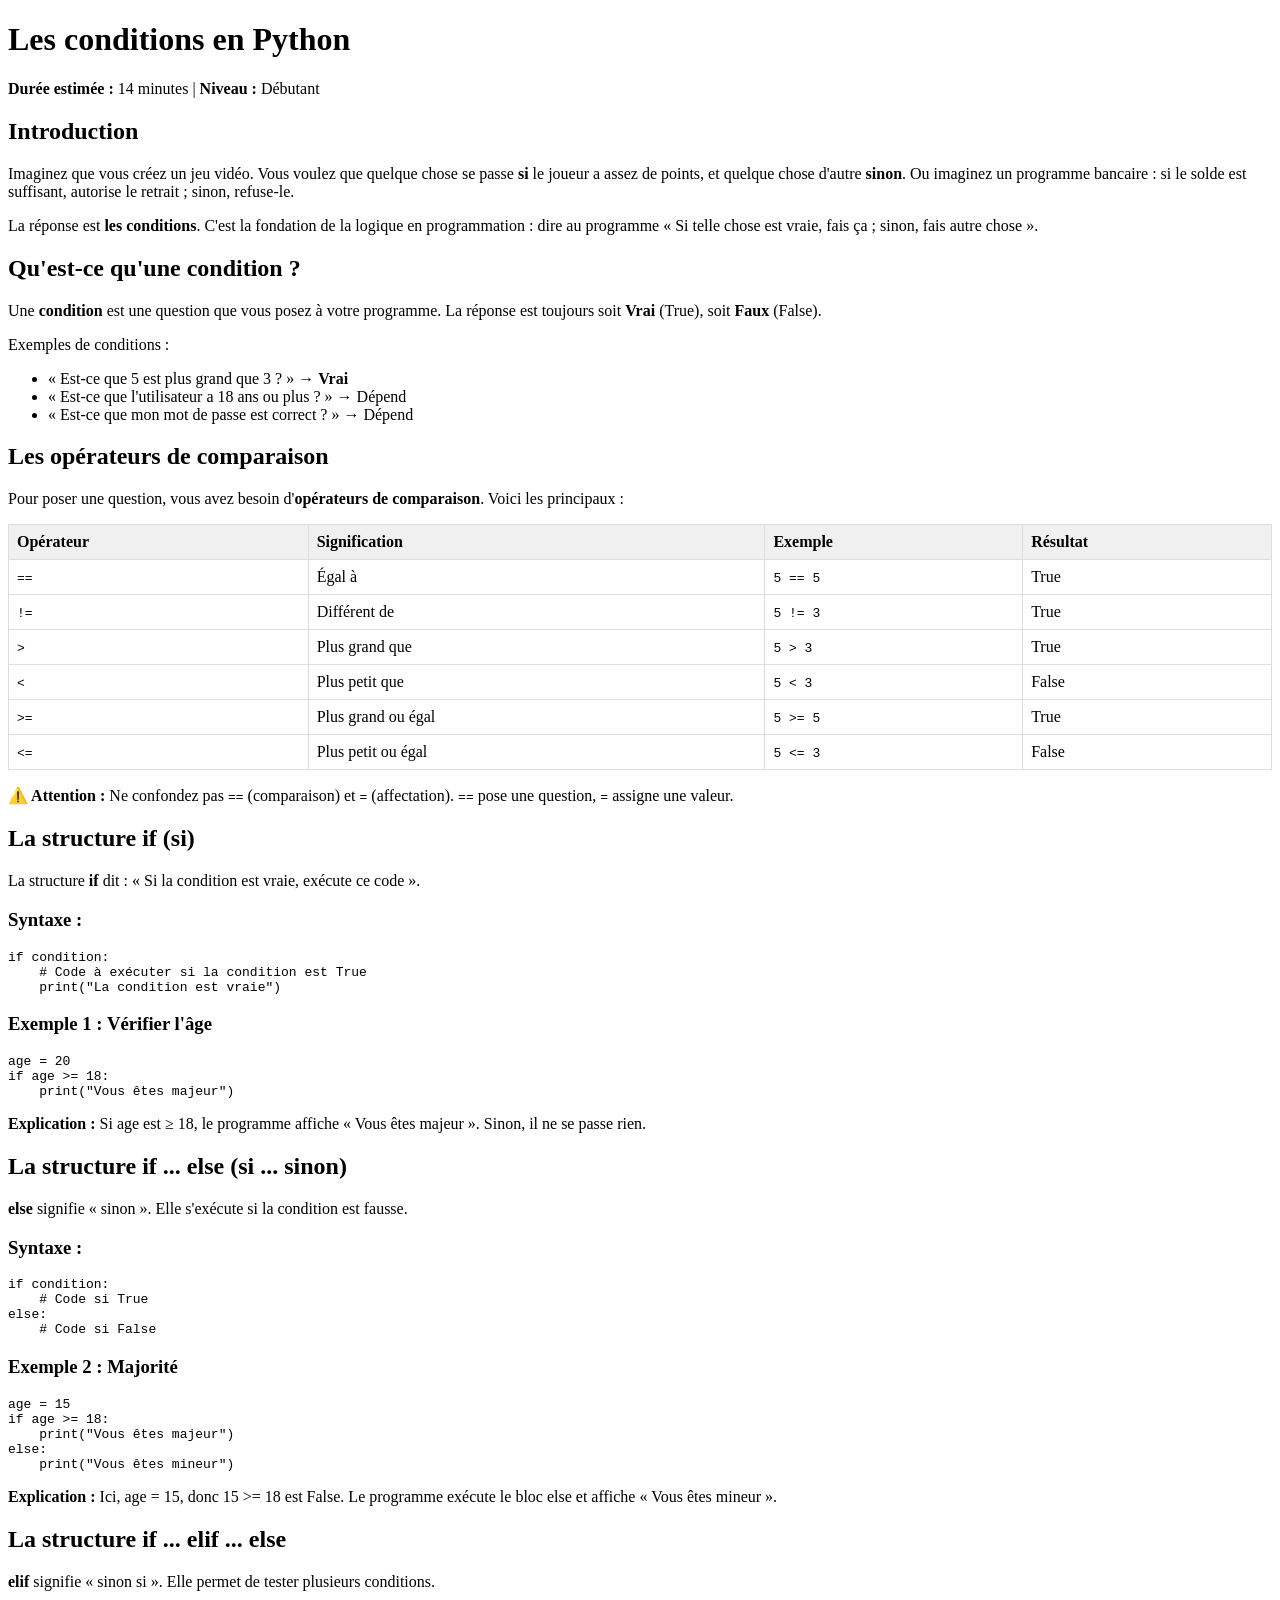
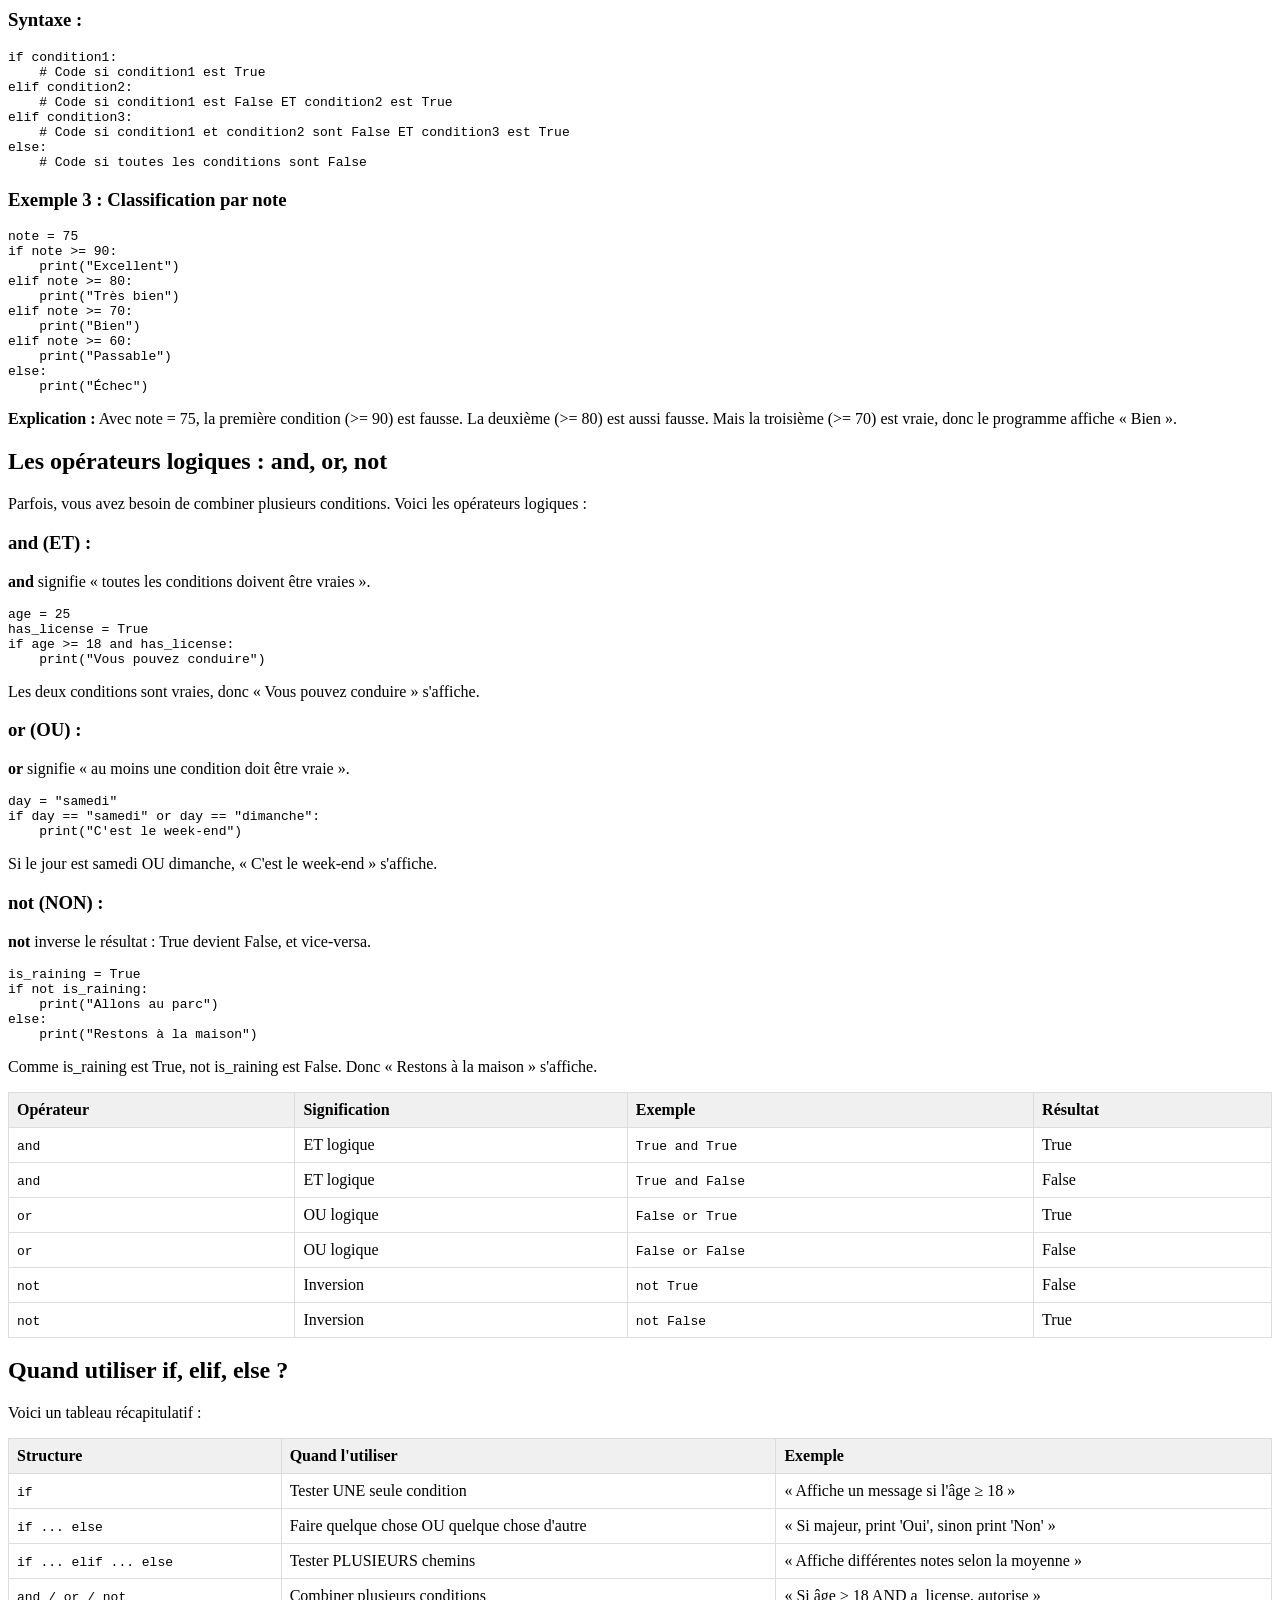
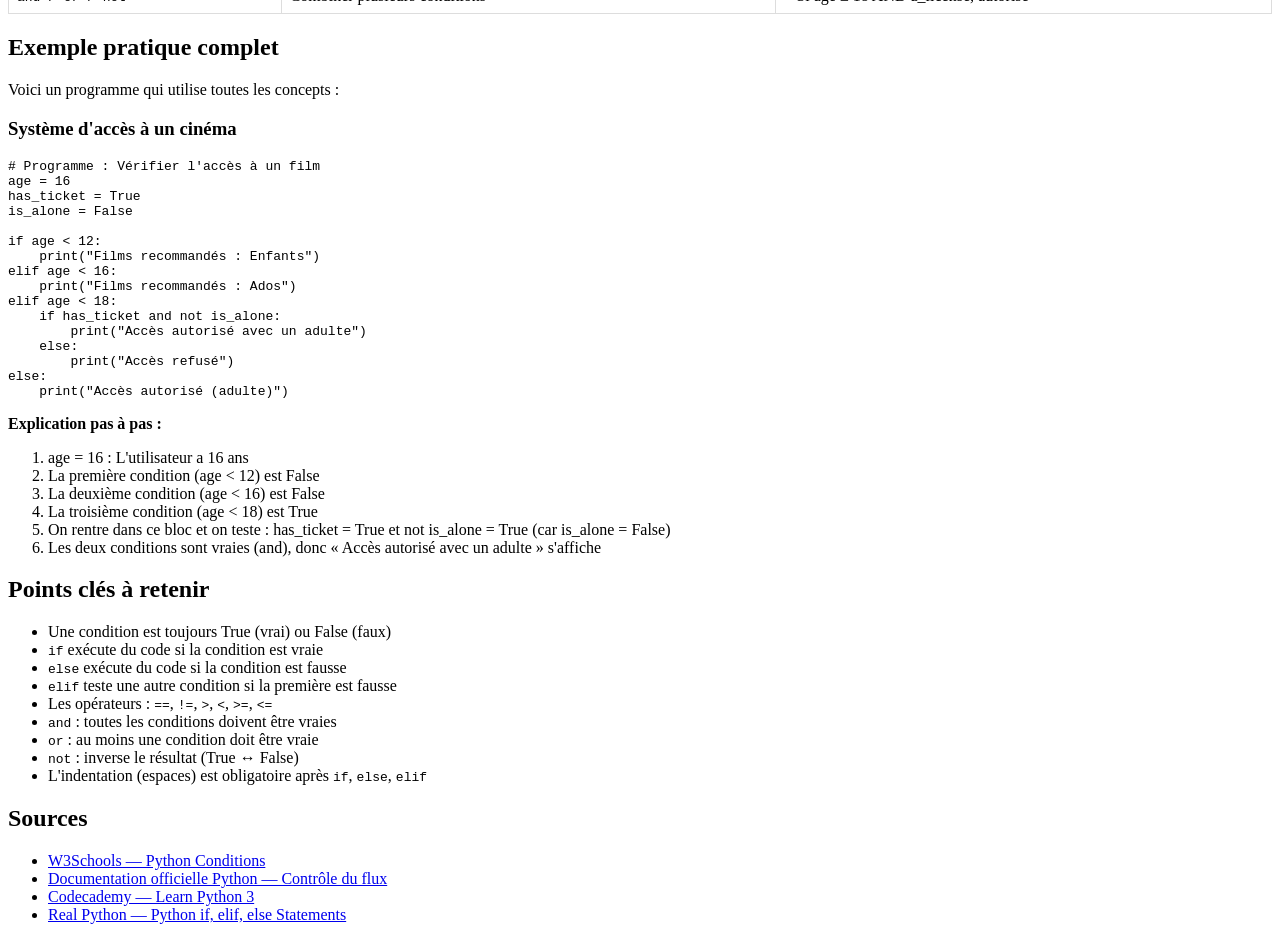
<file: outputs/academie-informatique/lessons/les-conditions_python_debutant/lesson.html>
<!DOCTYPE html>
<html lang="fr">
<head>
    <meta charset="UTF-8">
    <meta name="viewport" content="width=device-width, initial-scale=1.0">
    <title>Les conditions en Python</title>
</head>
<body>
    <div class="lesson-content">
        <h1>Les conditions en Python</h1>

        <p><strong>Durée estimée :</strong> 14 minutes | <strong>Niveau :</strong> Débutant</p>

        <h2>Introduction</h2>
        <p>Imaginez que vous créez un jeu vidéo. Vous voulez que quelque chose se passe <strong>si</strong> le joueur a assez de points, et quelque chose d'autre <strong>sinon</strong>. Ou imaginez un programme bancaire : si le solde est suffisant, autorise le retrait ; sinon, refuse-le.</p>
        <p>La réponse est <strong>les conditions</strong>. C'est la fondation de la logique en programmation : dire au programme « Si telle chose est vraie, fais ça ; sinon, fais autre chose ».</p>

        <h2>Qu'est-ce qu'une condition ?</h2>
        <p>Une <strong>condition</strong> est une question que vous posez à votre programme. La réponse est toujours soit <strong>Vrai</strong> (True), soit <strong>Faux</strong> (False).</p>
        <p>Exemples de conditions :</p>
        <ul>
            <li>« Est-ce que 5 est plus grand que 3 ? » → <strong>Vrai</strong></li>
            <li>« Est-ce que l'utilisateur a 18 ans ou plus ? » → Dépend</li>
            <li>« Est-ce que mon mot de passe est correct ? » → Dépend</li>
        </ul>

        <h2>Les opérateurs de comparaison</h2>
        <p>Pour poser une question, vous avez besoin d'<strong>opérateurs de comparaison</strong>. Voici les principaux :</p>

        <table style="width:100%; border-collapse: collapse;">
            <tr style="background: #f0f0f0;">
                <th style="border: 1px solid #ddd; padding: 8px; text-align: left;">Opérateur</th>
                <th style="border: 1px solid #ddd; padding: 8px; text-align: left;">Signification</th>
                <th style="border: 1px solid #ddd; padding: 8px; text-align: left;">Exemple</th>
                <th style="border: 1px solid #ddd; padding: 8px; text-align: left;">Résultat</th>
            </tr>
            <tr>
                <td style="border: 1px solid #ddd; padding: 8px;"><code>==</code></td>
                <td style="border: 1px solid #ddd; padding: 8px;">Égal à</td>
                <td style="border: 1px solid #ddd; padding: 8px;"><code>5 == 5</code></td>
                <td style="border: 1px solid #ddd; padding: 8px;">True</td>
            </tr>
            <tr>
                <td style="border: 1px solid #ddd; padding: 8px;"><code>!=</code></td>
                <td style="border: 1px solid #ddd; padding: 8px;">Différent de</td>
                <td style="border: 1px solid #ddd; padding: 8px;"><code>5 != 3</code></td>
                <td style="border: 1px solid #ddd; padding: 8px;">True</td>
            </tr>
            <tr>
                <td style="border: 1px solid #ddd; padding: 8px;"><code>&gt;</code></td>
                <td style="border: 1px solid #ddd; padding: 8px;">Plus grand que</td>
                <td style="border: 1px solid #ddd; padding: 8px;"><code>5 > 3</code></td>
                <td style="border: 1px solid #ddd; padding: 8px;">True</td>
            </tr>
            <tr>
                <td style="border: 1px solid #ddd; padding: 8px;"><code>&lt;</code></td>
                <td style="border: 1px solid #ddd; padding: 8px;">Plus petit que</td>
                <td style="border: 1px solid #ddd; padding: 8px;"><code>5 < 3</code></td>
                <td style="border: 1px solid #ddd; padding: 8px;">False</td>
            </tr>
            <tr>
                <td style="border: 1px solid #ddd; padding: 8px;"><code>&gt;=</code></td>
                <td style="border: 1px solid #ddd; padding: 8px;">Plus grand ou égal</td>
                <td style="border: 1px solid #ddd; padding: 8px;"><code>5 >= 5</code></td>
                <td style="border: 1px solid #ddd; padding: 8px;">True</td>
            </tr>
            <tr>
                <td style="border: 1px solid #ddd; padding: 8px;"><code>&lt;=</code></td>
                <td style="border: 1px solid #ddd; padding: 8px;">Plus petit ou égal</td>
                <td style="border: 1px solid #ddd; padding: 8px;"><code>5 <= 3</code></td>
                <td style="border: 1px solid #ddd; padding: 8px;">False</td>
            </tr>
        </table>

        <p><strong>⚠️ Attention :</strong> Ne confondez pas <code>==</code> (comparaison) et <code>=</code> (affectation). <code>==</code> pose une question, <code>=</code> assigne une valeur.</p>

        <h2>La structure if (si)</h2>
        <p>La structure <strong>if</strong> dit : « Si la condition est vraie, exécute ce code ».</p>

        <h3>Syntaxe :</h3>
        <pre><code>if condition:
    # Code à exécuter si la condition est True
    print("La condition est vraie")</code></pre>

        <h3>Exemple 1 : Vérifier l'âge</h3>
        <pre><code>age = 20
if age >= 18:
    print("Vous êtes majeur")</code></pre>
        <p><strong>Explication :</strong> Si age est ≥ 18, le programme affiche « Vous êtes majeur ». Sinon, il ne se passe rien.</p>

        <h2>La structure if ... else (si ... sinon)</h2>
        <p><strong>else</strong> signifie « sinon ». Elle s'exécute si la condition est fausse.</p>

        <h3>Syntaxe :</h3>
        <pre><code>if condition:
    # Code si True
else:
    # Code si False</code></pre>

        <h3>Exemple 2 : Majorité</h3>
        <pre><code>age = 15
if age >= 18:
    print("Vous êtes majeur")
else:
    print("Vous êtes mineur")</code></pre>
        <p><strong>Explication :</strong> Ici, age = 15, donc 15 >= 18 est False. Le programme exécute le bloc else et affiche « Vous êtes mineur ».</p>

        <h2>La structure if ... elif ... else</h2>
        <p><strong>elif</strong> signifie « sinon si ». Elle permet de tester plusieurs conditions.</p>

        <h3>Syntaxe :</h3>
        <pre><code>if condition1:
    # Code si condition1 est True
elif condition2:
    # Code si condition1 est False ET condition2 est True
elif condition3:
    # Code si condition1 et condition2 sont False ET condition3 est True
else:
    # Code si toutes les conditions sont False</code></pre>

        <h3>Exemple 3 : Classification par note</h3>
        <pre><code>note = 75
if note >= 90:
    print("Excellent")
elif note >= 80:
    print("Très bien")
elif note >= 70:
    print("Bien")
elif note >= 60:
    print("Passable")
else:
    print("Échec")</code></pre>
        <p><strong>Explication :</strong> Avec note = 75, la première condition (>= 90) est fausse. La deuxième (>= 80) est aussi fausse. Mais la troisième (>= 70) est vraie, donc le programme affiche « Bien ».</p>

        <h2>Les opérateurs logiques : and, or, not</h2>
        <p>Parfois, vous avez besoin de combiner plusieurs conditions. Voici les opérateurs logiques :</p>

        <h3>and (ET) :</h3>
        <p><strong>and</strong> signifie « toutes les conditions doivent être vraies ».</p>
        <pre><code>age = 25
has_license = True
if age >= 18 and has_license:
    print("Vous pouvez conduire")</code></pre>
        <p>Les deux conditions sont vraies, donc « Vous pouvez conduire » s'affiche.</p>

        <h3>or (OU) :</h3>
        <p><strong>or</strong> signifie « au moins une condition doit être vraie ».</p>
        <pre><code>day = "samedi"
if day == "samedi" or day == "dimanche":
    print("C'est le week-end")</code></pre>
        <p>Si le jour est samedi OU dimanche, « C'est le week-end » s'affiche.</p>

        <h3>not (NON) :</h3>
        <p><strong>not</strong> inverse le résultat : True devient False, et vice-versa.</p>
        <pre><code>is_raining = True
if not is_raining:
    print("Allons au parc")
else:
    print("Restons à la maison")</code></pre>
        <p>Comme is_raining est True, not is_raining est False. Donc « Restons à la maison » s'affiche.</p>

        <table style="width:100%; border-collapse: collapse;">
            <tr style="background: #f0f0f0;">
                <th style="border: 1px solid #ddd; padding: 8px; text-align: left;">Opérateur</th>
                <th style="border: 1px solid #ddd; padding: 8px; text-align: left;">Signification</th>
                <th style="border: 1px solid #ddd; padding: 8px; text-align: left;">Exemple</th>
                <th style="border: 1px solid #ddd; padding: 8px; text-align: left;">Résultat</th>
            </tr>
            <tr>
                <td style="border: 1px solid #ddd; padding: 8px;"><code>and</code></td>
                <td style="border: 1px solid #ddd; padding: 8px;">ET logique</td>
                <td style="border: 1px solid #ddd; padding: 8px;"><code>True and True</code></td>
                <td style="border: 1px solid #ddd; padding: 8px;">True</td>
            </tr>
            <tr>
                <td style="border: 1px solid #ddd; padding: 8px;"><code>and</code></td>
                <td style="border: 1px solid #ddd; padding: 8px;">ET logique</td>
                <td style="border: 1px solid #ddd; padding: 8px;"><code>True and False</code></td>
                <td style="border: 1px solid #ddd; padding: 8px;">False</td>
            </tr>
            <tr>
                <td style="border: 1px solid #ddd; padding: 8px;"><code>or</code></td>
                <td style="border: 1px solid #ddd; padding: 8px;">OU logique</td>
                <td style="border: 1px solid #ddd; padding: 8px;"><code>False or True</code></td>
                <td style="border: 1px solid #ddd; padding: 8px;">True</td>
            </tr>
            <tr>
                <td style="border: 1px solid #ddd; padding: 8px;"><code>or</code></td>
                <td style="border: 1px solid #ddd; padding: 8px;">OU logique</td>
                <td style="border: 1px solid #ddd; padding: 8px;"><code>False or False</code></td>
                <td style="border: 1px solid #ddd; padding: 8px;">False</td>
            </tr>
            <tr>
                <td style="border: 1px solid #ddd; padding: 8px;"><code>not</code></td>
                <td style="border: 1px solid #ddd; padding: 8px;">Inversion</td>
                <td style="border: 1px solid #ddd; padding: 8px;"><code>not True</code></td>
                <td style="border: 1px solid #ddd; padding: 8px;">False</td>
            </tr>
            <tr>
                <td style="border: 1px solid #ddd; padding: 8px;"><code>not</code></td>
                <td style="border: 1px solid #ddd; padding: 8px;">Inversion</td>
                <td style="border: 1px solid #ddd; padding: 8px;"><code>not False</code></td>
                <td style="border: 1px solid #ddd; padding: 8px;">True</td>
            </tr>
        </table>

        <h2>Quand utiliser if, elif, else ?</h2>
        <p>Voici un tableau récapitulatif :</p>

        <table style="width:100%; border-collapse: collapse;">
            <tr style="background: #f0f0f0;">
                <th style="border: 1px solid #ddd; padding: 8px; text-align: left;">Structure</th>
                <th style="border: 1px solid #ddd; padding: 8px; text-align: left;">Quand l'utiliser</th>
                <th style="border: 1px solid #ddd; padding: 8px; text-align: left;">Exemple</th>
            </tr>
            <tr>
                <td style="border: 1px solid #ddd; padding: 8px;"><code>if</code></td>
                <td style="border: 1px solid #ddd; padding: 8px;">Tester UNE seule condition</td>
                <td style="border: 1px solid #ddd; padding: 8px;">« Affiche un message si l'âge ≥ 18 »</td>
            </tr>
            <tr>
                <td style="border: 1px solid #ddd; padding: 8px;"><code>if ... else</code></td>
                <td style="border: 1px solid #ddd; padding: 8px;">Faire quelque chose OU quelque chose d'autre</td>
                <td style="border: 1px solid #ddd; padding: 8px;">« Si majeur, print 'Oui', sinon print 'Non' »</td>
            </tr>
            <tr>
                <td style="border: 1px solid #ddd; padding: 8px;"><code>if ... elif ... else</code></td>
                <td style="border: 1px solid #ddd; padding: 8px;">Tester PLUSIEURS chemins</td>
                <td style="border: 1px solid #ddd; padding: 8px;">« Affiche différentes notes selon la moyenne »</td>
            </tr>
            <tr>
                <td style="border: 1px solid #ddd; padding: 8px;"><code>and / or / not</code></td>
                <td style="border: 1px solid #ddd; padding: 8px;">Combiner plusieurs conditions</td>
                <td style="border: 1px solid #ddd; padding: 8px;">« Si âge ≥ 18 AND a_license, autorise »</td>
            </tr>
        </table>

        <h2>Exemple pratique complet</h2>
        <p>Voici un programme qui utilise toutes les concepts :</p>

        <h3>Système d'accès à un cinéma</h3>
        <pre><code># Programme : Vérifier l'accès à un film
age = 16
has_ticket = True
is_alone = False

if age < 12:
    print("Films recommandés : Enfants")
elif age < 16:
    print("Films recommandés : Ados")
elif age < 18:
    if has_ticket and not is_alone:
        print("Accès autorisé avec un adulte")
    else:
        print("Accès refusé")
else:
    print("Accès autorisé (adulte)")</code></pre>

        <p><strong>Explication pas à pas :</strong></p>
        <ol>
            <li>age = 16 : L'utilisateur a 16 ans</li>
            <li>La première condition (age < 12) est False</li>
            <li>La deuxième condition (age < 16) est False</li>
            <li>La troisième condition (age < 18) est True</li>
            <li>On rentre dans ce bloc et on teste : has_ticket = True et not is_alone = True (car is_alone = False)</li>
            <li>Les deux conditions sont vraies (and), donc « Accès autorisé avec un adulte » s'affiche</li>
        </ol>

        <h2>Points clés à retenir</h2>
        <ul>
            <li>Une condition est toujours True (vrai) ou False (faux)</li>
            <li><code>if</code> exécute du code si la condition est vraie</li>
            <li><code>else</code> exécute du code si la condition est fausse</li>
            <li><code>elif</code> teste une autre condition si la première est fausse</li>
            <li>Les opérateurs : <code>==</code>, <code>!=</code>, <code>&gt;</code>, <code>&lt;</code>, <code>&gt;=</code>, <code>&lt;=</code></li>
            <li><code>and</code> : toutes les conditions doivent être vraies</li>
            <li><code>or</code> : au moins une condition doit être vraie</li>
            <li><code>not</code> : inverse le résultat (True ↔ False)</li>
            <li>L'indentation (espaces) est obligatoire après <code>if</code>, <code>else</code>, <code>elif</code></li>
        </ul>

        <h2>Sources</h2>
        <ul>
            <li><a href="https://www.w3schools.com/python/python_conditions.asp" target="_blank">W3Schools — Python Conditions</a></li>
            <li><a href="https://docs.python.org/3/tutorial/controlflow.html" target="_blank">Documentation officielle Python — Contrôle du flux</a></li>
            <li><a href="https://www.codecademy.com/learn/learn-python-3" target="_blank">Codecademy — Learn Python 3</a></li>
            <li><a href="https://realpython.com/python-if-elif-else/" target="_blank">Real Python — Python if, elif, else Statements</a></li>
        </ul>
    </div>
</body>
</html>
</file>
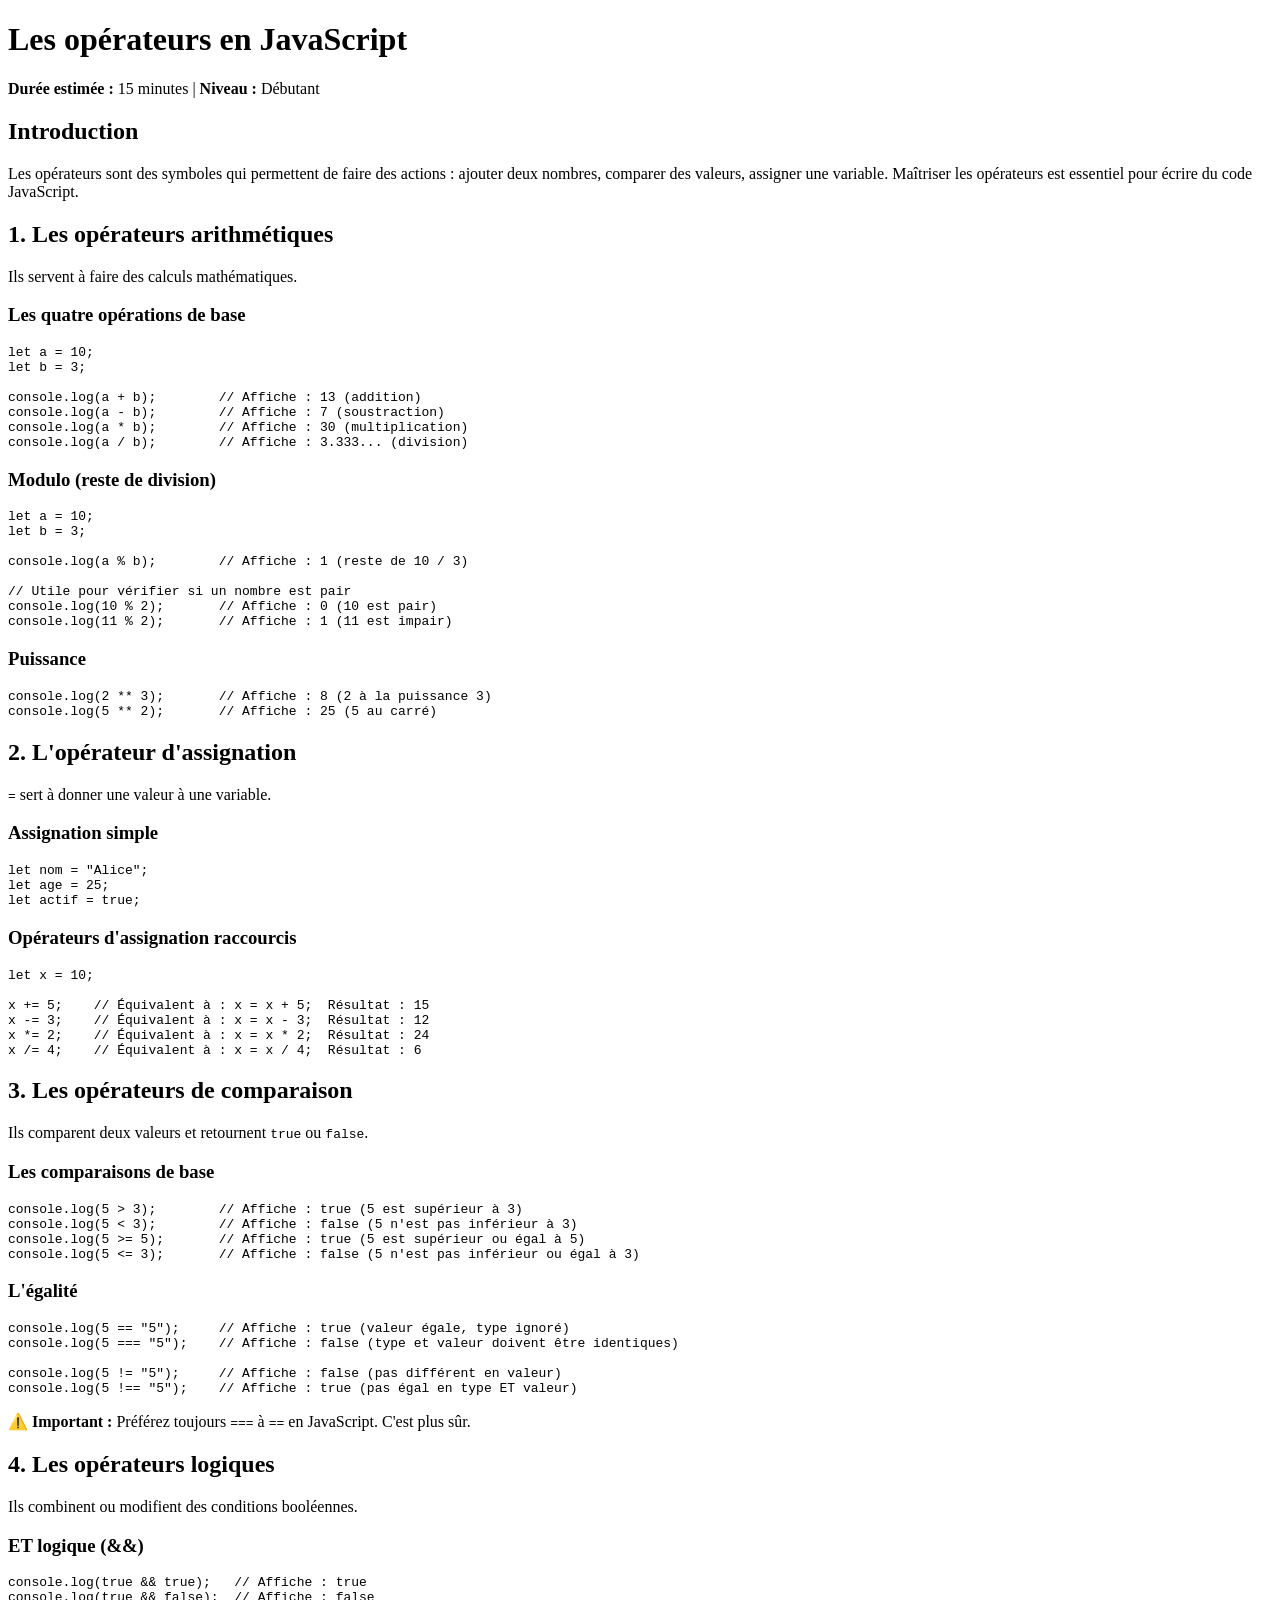
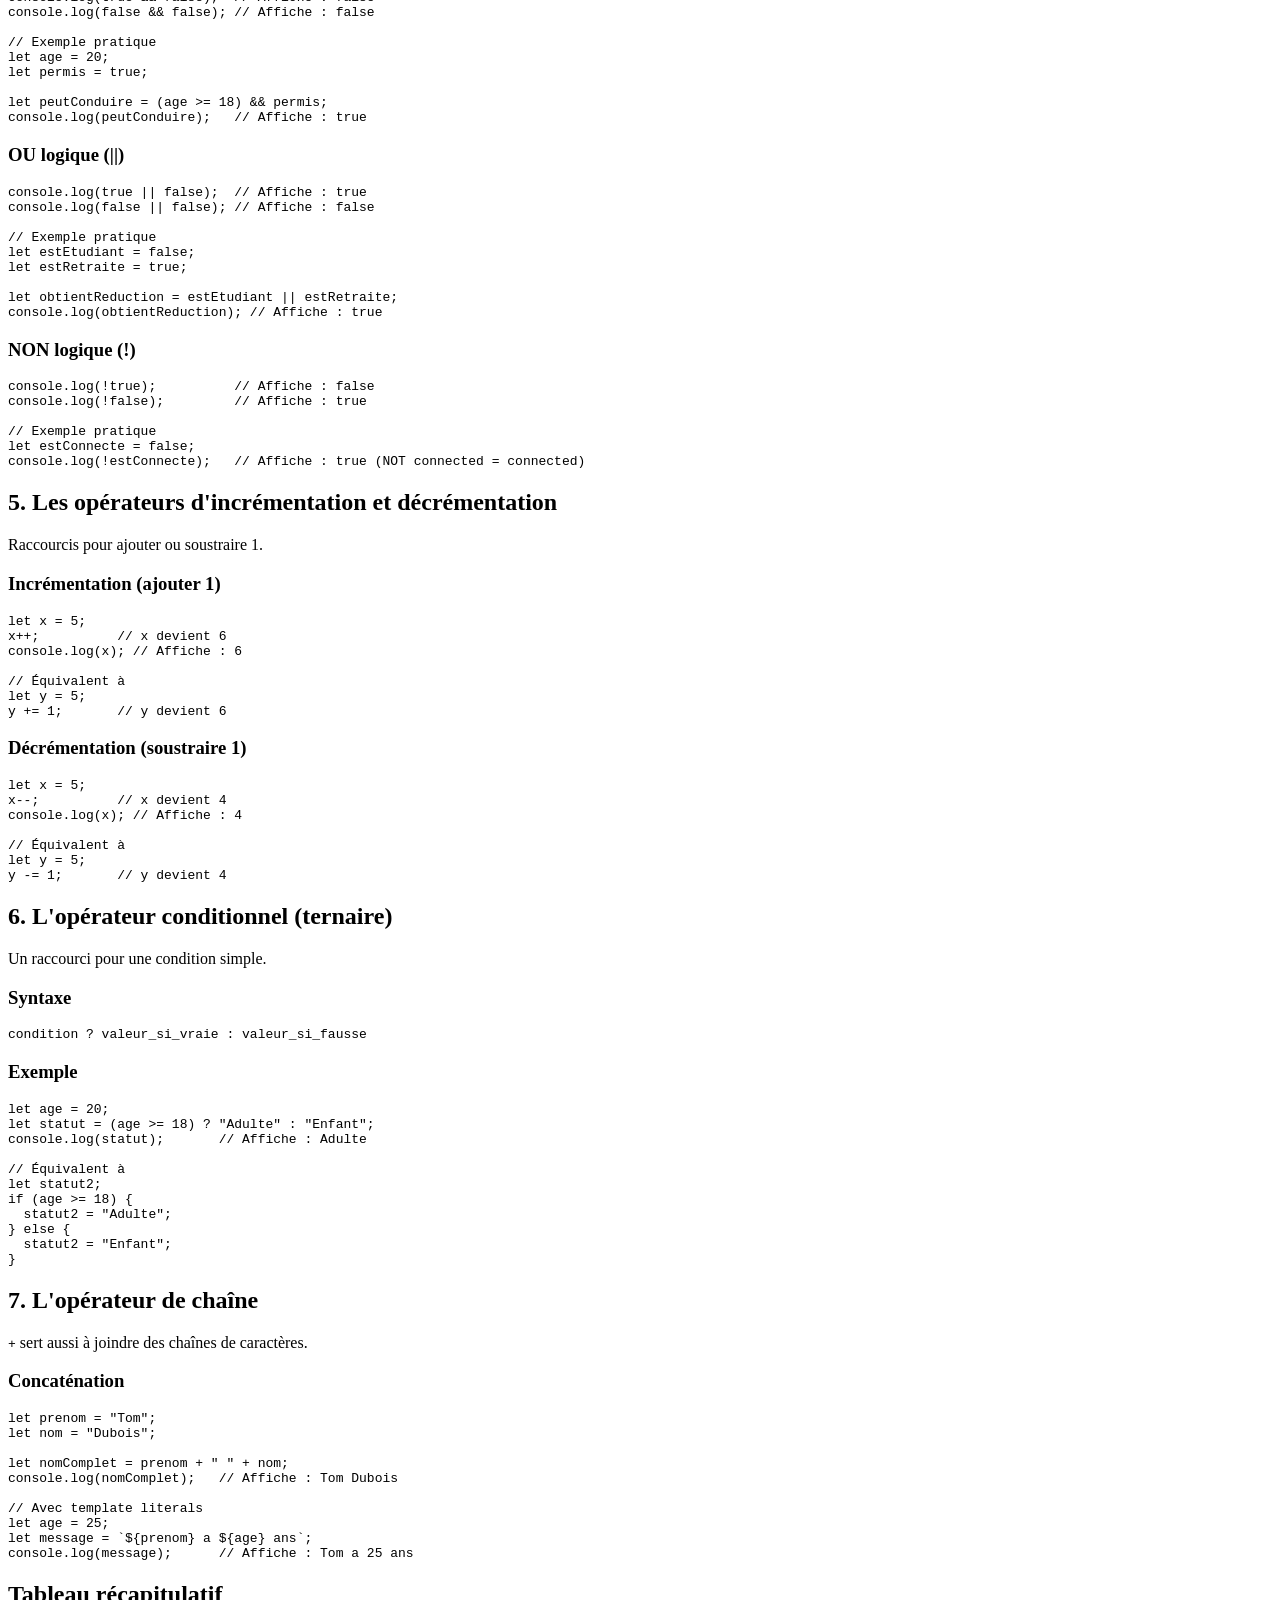
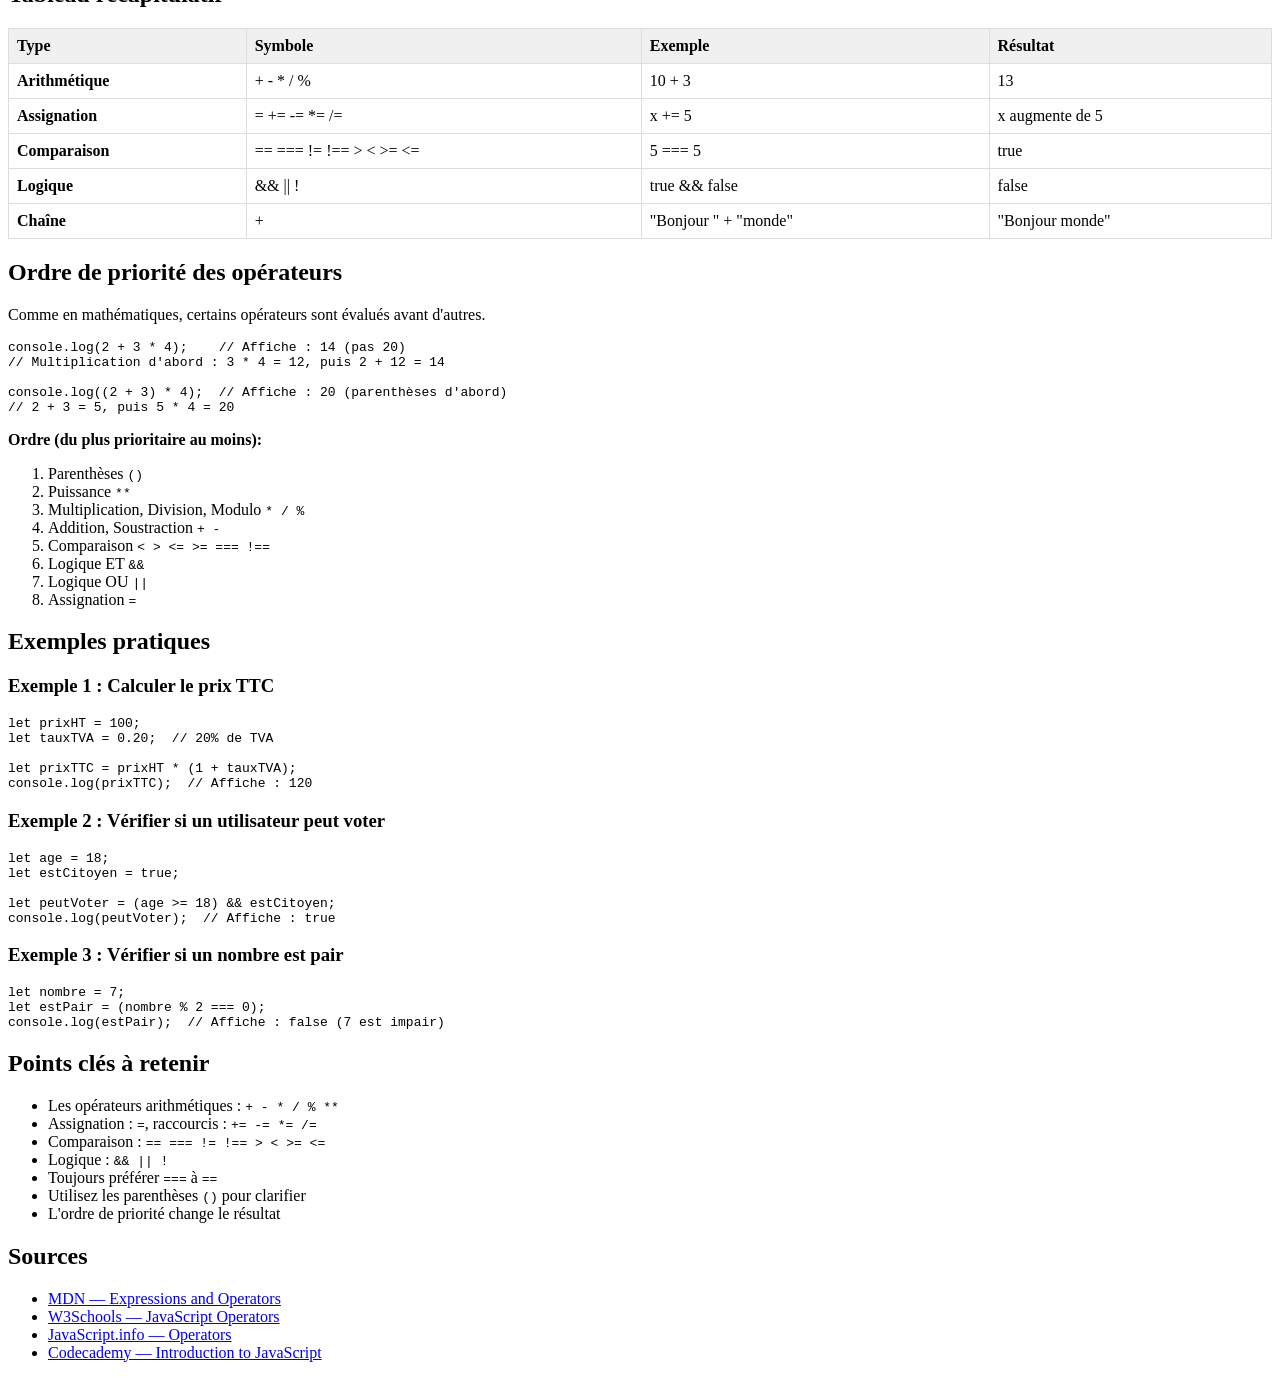
<file: outputs/academie-informatique/lessons/les-operateurs_javascript_debutant/lesson.html>
<!DOCTYPE html>
<html lang="fr">
<head>
    <meta charset="UTF-8">
    <meta name="viewport" content="width=device-width, initial-scale=1.0">
    <title>Les opérateurs en JavaScript</title>
</head>
<body>
    <div class="lesson-content">
        <h1>Les opérateurs en JavaScript</h1>

        <p><strong>Durée estimée :</strong> 15 minutes | <strong>Niveau :</strong> Débutant</p>

        <h2>Introduction</h2>
        <p>Les opérateurs sont des symboles qui permettent de faire des actions : ajouter deux nombres, comparer des valeurs, assigner une variable. Maîtriser les opérateurs est essentiel pour écrire du code JavaScript.</p>

        <h2>1. Les opérateurs arithmétiques</h2>
        <p>Ils servent à faire des calculs mathématiques.</p>

        <h3>Les quatre opérations de base</h3>
        <pre><code>let a = 10;
let b = 3;

console.log(a + b);        // Affiche : 13 (addition)
console.log(a - b);        // Affiche : 7 (soustraction)
console.log(a * b);        // Affiche : 30 (multiplication)
console.log(a / b);        // Affiche : 3.333... (division)</code></pre>

        <h3>Modulo (reste de division)</h3>
        <pre><code>let a = 10;
let b = 3;

console.log(a % b);        // Affiche : 1 (reste de 10 / 3)

// Utile pour vérifier si un nombre est pair
console.log(10 % 2);       // Affiche : 0 (10 est pair)
console.log(11 % 2);       // Affiche : 1 (11 est impair)</code></pre>

        <h3>Puissance</h3>
        <pre><code>console.log(2 ** 3);       // Affiche : 8 (2 à la puissance 3)
console.log(5 ** 2);       // Affiche : 25 (5 au carré)</code></pre>

        <h2>2. L'opérateur d'assignation</h2>
        <p><code>=</code> sert à donner une valeur à une variable.</p>

        <h3>Assignation simple</h3>
        <pre><code>let nom = "Alice";
let age = 25;
let actif = true;</code></pre>

        <h3>Opérateurs d'assignation raccourcis</h3>
        <pre><code>let x = 10;

x += 5;    // Équivalent à : x = x + 5;  Résultat : 15
x -= 3;    // Équivalent à : x = x - 3;  Résultat : 12
x *= 2;    // Équivalent à : x = x * 2;  Résultat : 24
x /= 4;    // Équivalent à : x = x / 4;  Résultat : 6</code></pre>

        <h2>3. Les opérateurs de comparaison</h2>
        <p>Ils comparent deux valeurs et retournent <code>true</code> ou <code>false</code>.</p>

        <h3>Les comparaisons de base</h3>
        <pre><code>console.log(5 > 3);        // Affiche : true (5 est supérieur à 3)
console.log(5 < 3);        // Affiche : false (5 n'est pas inférieur à 3)
console.log(5 >= 5);       // Affiche : true (5 est supérieur ou égal à 5)
console.log(5 <= 3);       // Affiche : false (5 n'est pas inférieur ou égal à 3)</code></pre>

        <h3>L'égalité</h3>
        <pre><code>console.log(5 == "5");     // Affiche : true (valeur égale, type ignoré)
console.log(5 === "5");    // Affiche : false (type et valeur doivent être identiques)

console.log(5 != "5");     // Affiche : false (pas différent en valeur)
console.log(5 !== "5");    // Affiche : true (pas égal en type ET valeur)</code></pre>

        <p><strong>⚠️ Important :</strong> Préférez toujours <code>===</code> à <code>==</code> en JavaScript. C'est plus sûr.</p>

        <h2>4. Les opérateurs logiques</h2>
        <p>Ils combinent ou modifient des conditions booléennes.</p>

        <h3>ET logique (&&)</h3>
        <pre><code>console.log(true && true);   // Affiche : true
console.log(true && false);  // Affiche : false
console.log(false && false); // Affiche : false

// Exemple pratique
let age = 20;
let permis = true;

let peutConduire = (age >= 18) && permis;
console.log(peutConduire);   // Affiche : true</code></pre>

        <h3>OU logique (||)</h3>
        <pre><code>console.log(true || false);  // Affiche : true
console.log(false || false); // Affiche : false

// Exemple pratique
let estEtudiant = false;
let estRetraite = true;

let obtientReduction = estEtudiant || estRetraite;
console.log(obtientReduction); // Affiche : true</code></pre>

        <h3>NON logique (!)</h3>
        <pre><code>console.log(!true);          // Affiche : false
console.log(!false);         // Affiche : true

// Exemple pratique
let estConnecte = false;
console.log(!estConnecte);   // Affiche : true (NOT connected = connected)</code></pre>

        <h2>5. Les opérateurs d'incrémentation et décrémentation</h2>
        <p>Raccourcis pour ajouter ou soustraire 1.</p>

        <h3>Incrémentation (ajouter 1)</h3>
        <pre><code>let x = 5;
x++;          // x devient 6
console.log(x); // Affiche : 6

// Équivalent à
let y = 5;
y += 1;       // y devient 6</code></pre>

        <h3>Décrémentation (soustraire 1)</h3>
        <pre><code>let x = 5;
x--;          // x devient 4
console.log(x); // Affiche : 4

// Équivalent à
let y = 5;
y -= 1;       // y devient 4</code></pre>

        <h2>6. L'opérateur conditionnel (ternaire)</h2>
        <p>Un raccourci pour une condition simple.</p>

        <h3>Syntaxe</h3>
        <pre><code>condition ? valeur_si_vraie : valeur_si_fausse</code></pre>

        <h3>Exemple</h3>
        <pre><code>let age = 20;
let statut = (age >= 18) ? "Adulte" : "Enfant";
console.log(statut);       // Affiche : Adulte

// Équivalent à
let statut2;
if (age >= 18) {
  statut2 = "Adulte";
} else {
  statut2 = "Enfant";
}</code></pre>

        <h2>7. L'opérateur de chaîne</h2>
        <p><code>+</code> sert aussi à joindre des chaînes de caractères.</p>

        <h3>Concaténation</h3>
        <pre><code>let prenom = "Tom";
let nom = "Dubois";

let nomComplet = prenom + " " + nom;
console.log(nomComplet);   // Affiche : Tom Dubois

// Avec template literals
let age = 25;
let message = `${prenom} a ${age} ans`;
console.log(message);      // Affiche : Tom a 25 ans</code></pre>

        <h2>Tableau récapitulatif</h2>
        <table style="width:100%; border-collapse: collapse;">
            <tr style="background: #f0f0f0;">
                <th style="border: 1px solid #ddd; padding: 8px; text-align: left;">Type</th>
                <th style="border: 1px solid #ddd; padding: 8px; text-align: left;">Symbole</th>
                <th style="border: 1px solid #ddd; padding: 8px; text-align: left;">Exemple</th>
                <th style="border: 1px solid #ddd; padding: 8px; text-align: left;">Résultat</th>
            </tr>
            <tr>
                <td style="border: 1px solid #ddd; padding: 8px;"><strong>Arithmétique</strong></td>
                <td style="border: 1px solid #ddd; padding: 8px;">+ - * / %</td>
                <td style="border: 1px solid #ddd; padding: 8px;">10 + 3</td>
                <td style="border: 1px solid #ddd; padding: 8px;">13</td>
            </tr>
            <tr>
                <td style="border: 1px solid #ddd; padding: 8px;"><strong>Assignation</strong></td>
                <td style="border: 1px solid #ddd; padding: 8px;">= += -= *= /=</td>
                <td style="border: 1px solid #ddd; padding: 8px;">x += 5</td>
                <td style="border: 1px solid #ddd; padding: 8px;">x augmente de 5</td>
            </tr>
            <tr>
                <td style="border: 1px solid #ddd; padding: 8px;"><strong>Comparaison</strong></td>
                <td style="border: 1px solid #ddd; padding: 8px;">== === != !== > < >= <=</td>
                <td style="border: 1px solid #ddd; padding: 8px;">5 === 5</td>
                <td style="border: 1px solid #ddd; padding: 8px;">true</td>
            </tr>
            <tr>
                <td style="border: 1px solid #ddd; padding: 8px;"><strong>Logique</strong></td>
                <td style="border: 1px solid #ddd; padding: 8px;">&& || !</td>
                <td style="border: 1px solid #ddd; padding: 8px;">true && false</td>
                <td style="border: 1px solid #ddd; padding: 8px;">false</td>
            </tr>
            <tr>
                <td style="border: 1px solid #ddd; padding: 8px;"><strong>Chaîne</strong></td>
                <td style="border: 1px solid #ddd; padding: 8px;">+</td>
                <td style="border: 1px solid #ddd; padding: 8px;">"Bonjour " + "monde"</td>
                <td style="border: 1px solid #ddd; padding: 8px;">"Bonjour monde"</td>
            </tr>
        </table>

        <h2>Ordre de priorité des opérateurs</h2>
        <p>Comme en mathématiques, certains opérateurs sont évalués avant d'autres.</p>

        <pre><code>console.log(2 + 3 * 4);    // Affiche : 14 (pas 20)
// Multiplication d'abord : 3 * 4 = 12, puis 2 + 12 = 14

console.log((2 + 3) * 4);  // Affiche : 20 (parenthèses d'abord)
// 2 + 3 = 5, puis 5 * 4 = 20</code></pre>

        <p><strong>Ordre (du plus prioritaire au moins):</strong></p>
        <ol>
            <li>Parenthèses <code>()</code></li>
            <li>Puissance <code>**</code></li>
            <li>Multiplication, Division, Modulo <code>* / %</code></li>
            <li>Addition, Soustraction <code>+ -</code></li>
            <li>Comparaison <code>< > <= >= === !==</code></li>
            <li>Logique ET <code>&&</code></li>
            <li>Logique OU <code>||</code></li>
            <li>Assignation <code>=</code></li>
        </ol>

        <h2>Exemples pratiques</h2>

        <h3>Exemple 1 : Calculer le prix TTC</h3>
        <pre><code>let prixHT = 100;
let tauxTVA = 0.20;  // 20% de TVA

let prixTTC = prixHT * (1 + tauxTVA);
console.log(prixTTC);  // Affiche : 120</code></pre>

        <h3>Exemple 2 : Vérifier si un utilisateur peut voter</h3>
        <pre><code>let age = 18;
let estCitoyen = true;

let peutVoter = (age >= 18) && estCitoyen;
console.log(peutVoter);  // Affiche : true</code></pre>

        <h3>Exemple 3 : Vérifier si un nombre est pair</h3>
        <pre><code>let nombre = 7;
let estPair = (nombre % 2 === 0);
console.log(estPair);  // Affiche : false (7 est impair)</code></pre>

        <h2>Points clés à retenir</h2>
        <ul>
            <li>Les opérateurs arithmétiques : <code>+ - * / % **</code></li>
            <li>Assignation : <code>=</code>, raccourcis : <code>+= -= *= /=</code></li>
            <li>Comparaison : <code>== === != !== > < >= <=</code></li>
            <li>Logique : <code>&& || !</code></li>
            <li>Toujours préférer <code>===</code> à <code>==</code></li>
            <li>Utilisez les parenthèses <code>()</code> pour clarifier</li>
            <li>L'ordre de priorité change le résultat</li>
        </ul>

        <h2>Sources</h2>
        <ul>
            <li><a href="https://developer.mozilla.org/en-US/docs/Web/JavaScript/Guide/Expressions_and_Operators" target="_blank">MDN — Expressions and Operators</a></li>
            <li><a href="https://www.w3schools.com/js/js_operators.asp" target="_blank">W3Schools — JavaScript Operators</a></li>
            <li><a href="https://javascript.info/operators" target="_blank">JavaScript.info — Operators</a></li>
            <li><a href="https://www.codecademy.com/learn/introduction-to-javascript" target="_blank">Codecademy — Introduction to JavaScript</a></li>
        </ul>
    </div>
</body>
</html>
</file>
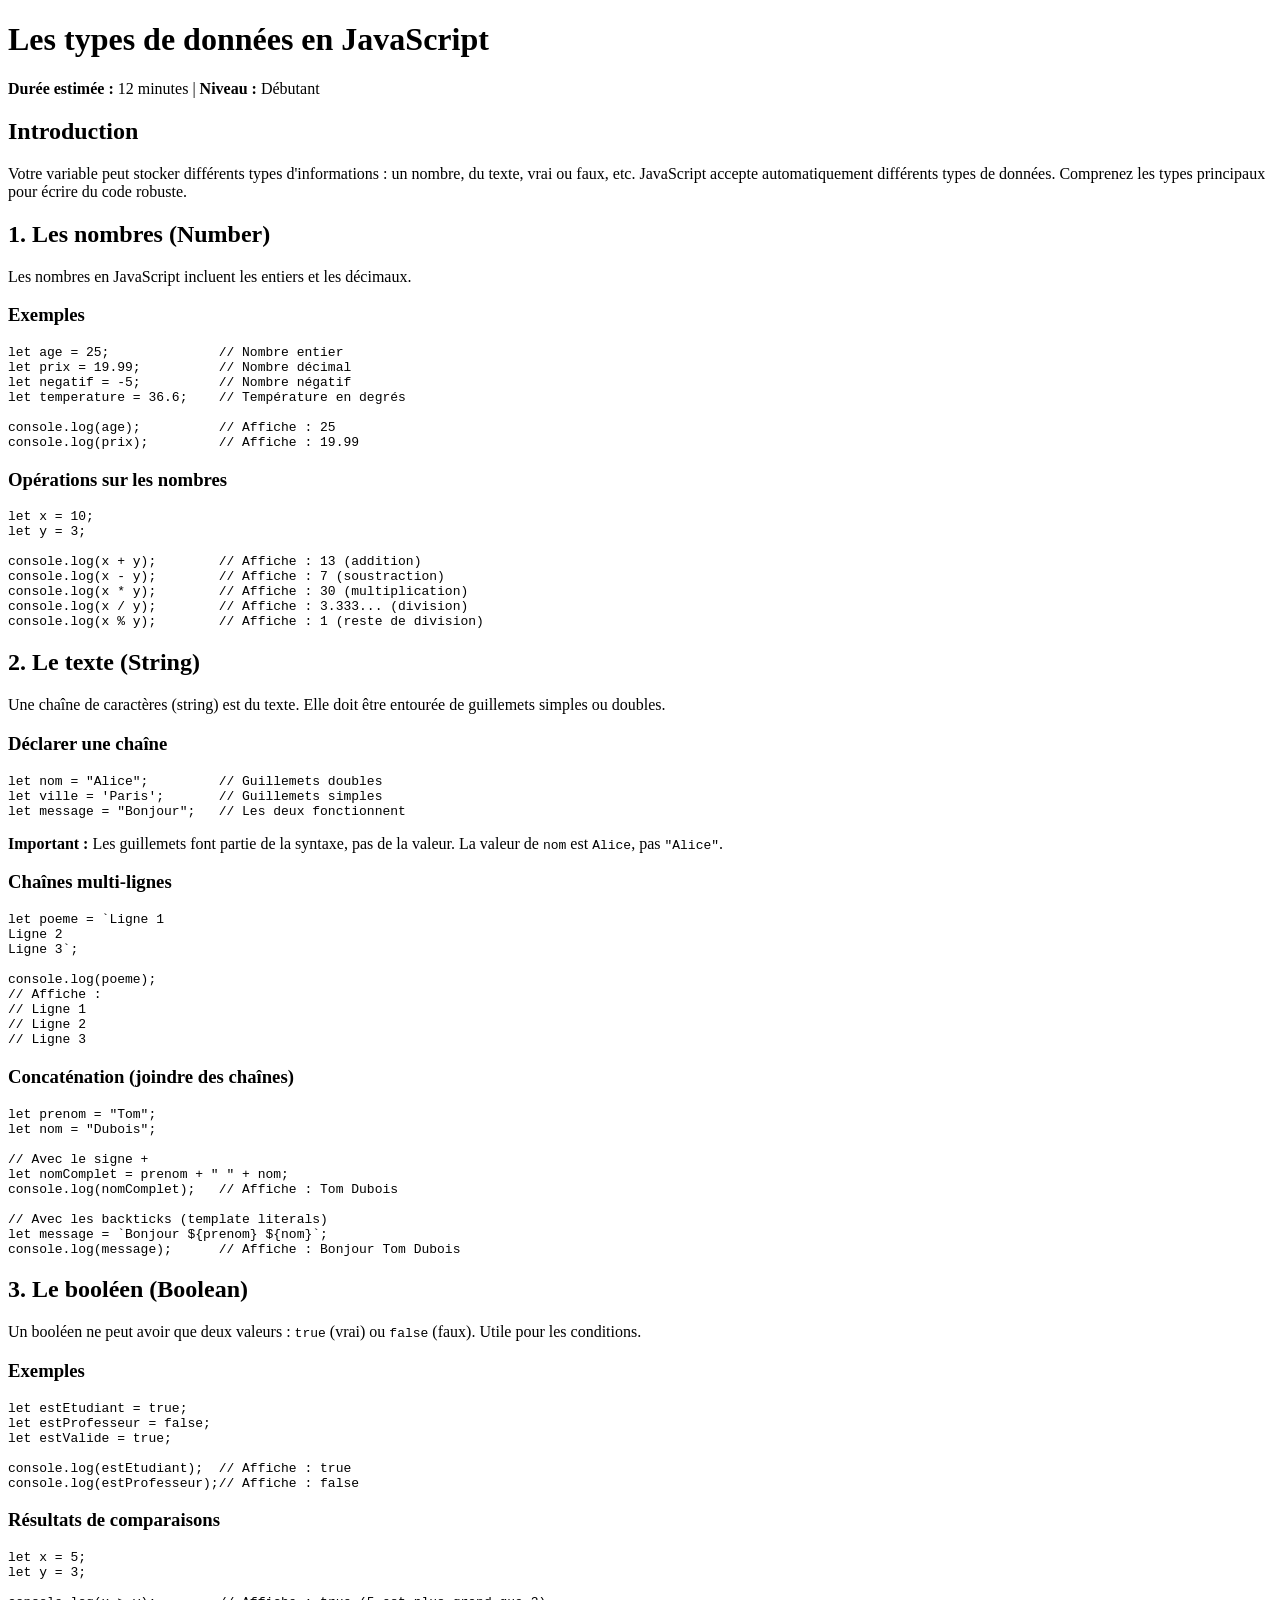
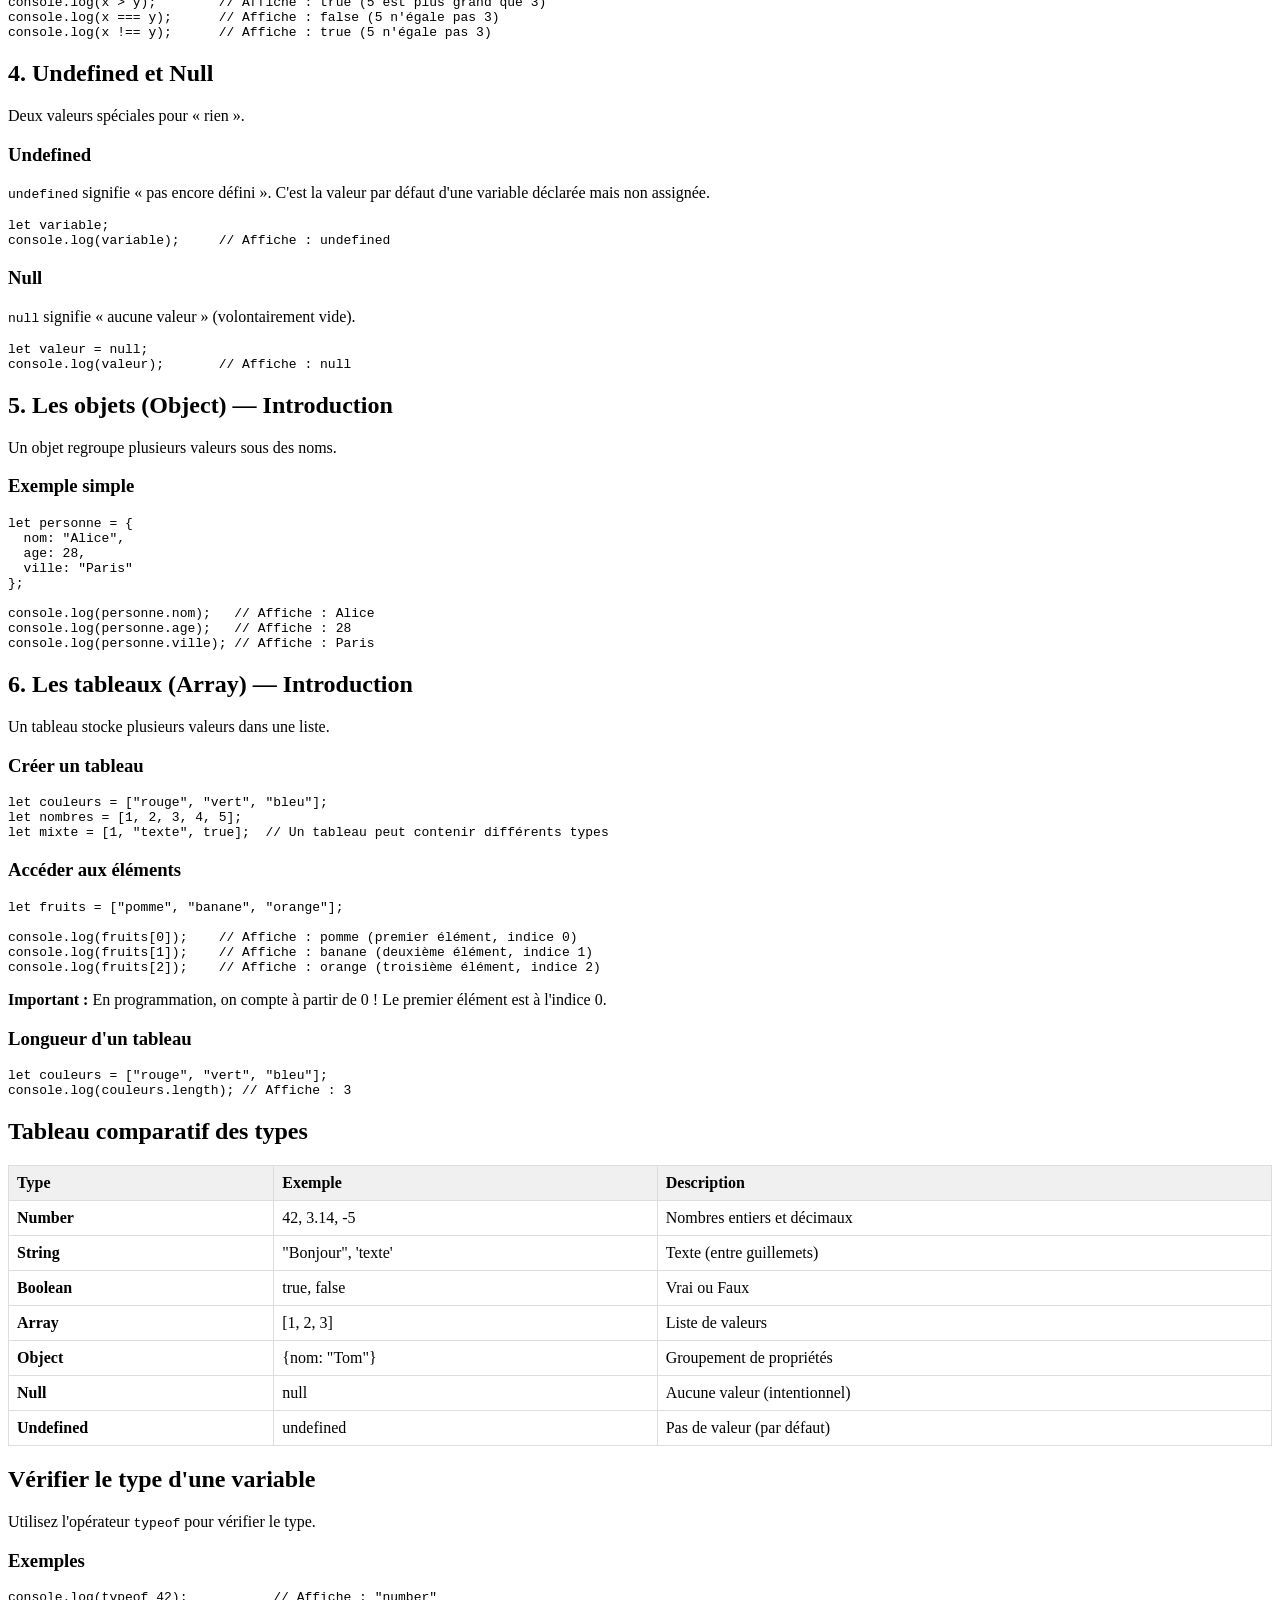
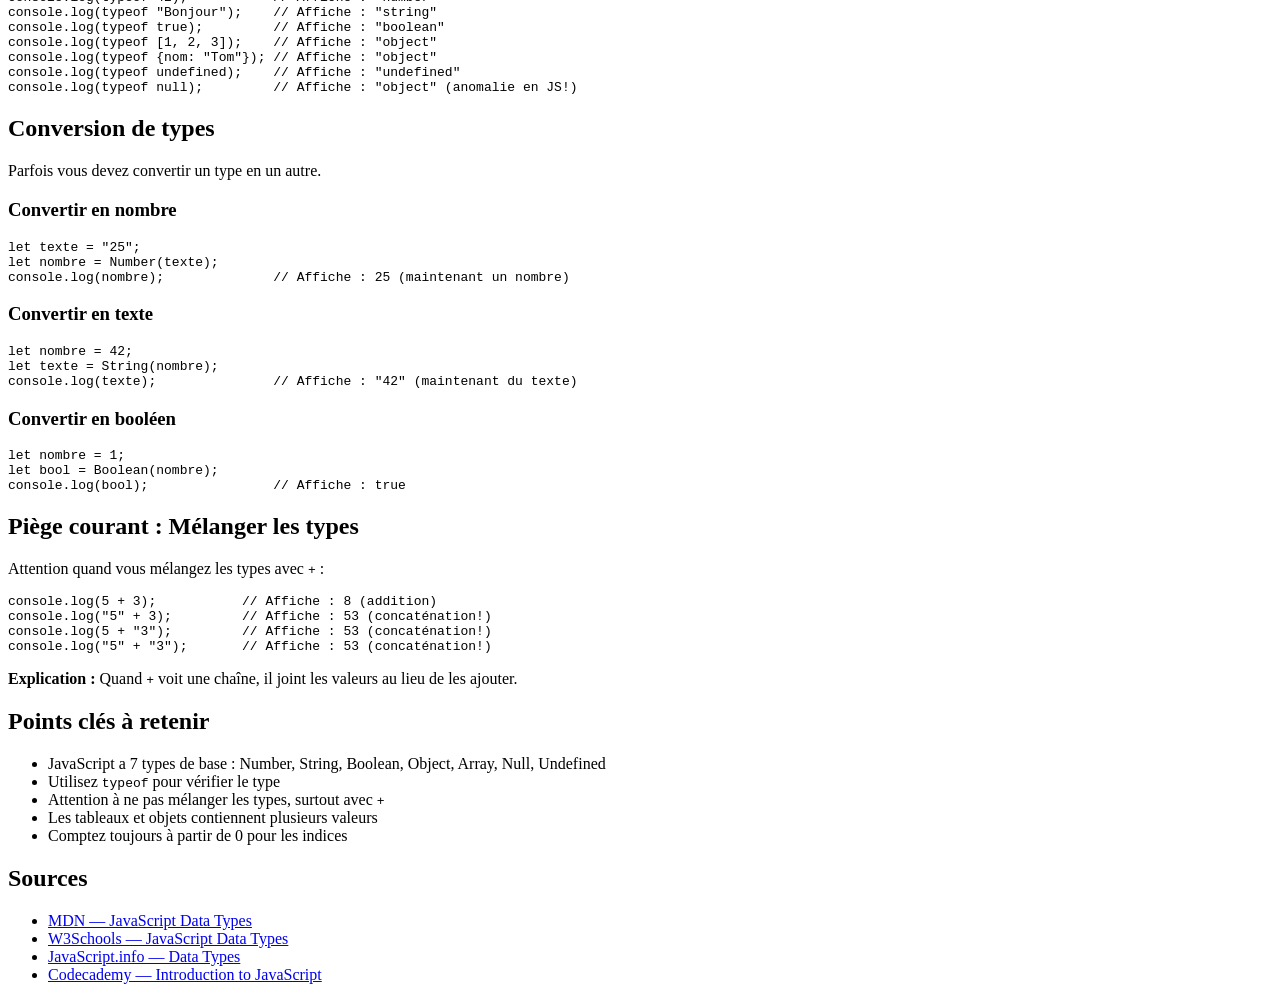
<file: outputs/academie-informatique/lessons/les-types-de-donnees_javascript_debutant/lesson.html>
<!DOCTYPE html>
<html lang="fr">
<head>
    <meta charset="UTF-8">
    <meta name="viewport" content="width=device-width, initial-scale=1.0">
    <title>Les types de données en JavaScript</title>
</head>
<body>
    <div class="lesson-content">
        <h1>Les types de données en JavaScript</h1>

        <p><strong>Durée estimée :</strong> 12 minutes | <strong>Niveau :</strong> Débutant</p>

        <h2>Introduction</h2>
        <p>Votre variable peut stocker différents types d'informations : un nombre, du texte, vrai ou faux, etc. JavaScript accepte automatiquement différents types de données. Comprenez les types principaux pour écrire du code robuste.</p>

        <h2>1. Les nombres (Number)</h2>
        <p>Les nombres en JavaScript incluent les entiers et les décimaux.</p>

        <h3>Exemples</h3>
        <pre><code>let age = 25;              // Nombre entier
let prix = 19.99;          // Nombre décimal
let negatif = -5;          // Nombre négatif
let temperature = 36.6;    // Température en degrés

console.log(age);          // Affiche : 25
console.log(prix);         // Affiche : 19.99</code></pre>

        <h3>Opérations sur les nombres</h3>
        <pre><code>let x = 10;
let y = 3;

console.log(x + y);        // Affiche : 13 (addition)
console.log(x - y);        // Affiche : 7 (soustraction)
console.log(x * y);        // Affiche : 30 (multiplication)
console.log(x / y);        // Affiche : 3.333... (division)
console.log(x % y);        // Affiche : 1 (reste de division)</code></pre>

        <h2>2. Le texte (String)</h2>
        <p>Une chaîne de caractères (string) est du texte. Elle doit être entourée de guillemets simples ou doubles.</p>

        <h3>Déclarer une chaîne</h3>
        <pre><code>let nom = "Alice";         // Guillemets doubles
let ville = 'Paris';       // Guillemets simples
let message = "Bonjour";   // Les deux fonctionnent</code></pre>

        <p><strong>Important :</strong> Les guillemets font partie de la syntaxe, pas de la valeur. La valeur de <code>nom</code> est <code>Alice</code>, pas <code>"Alice"</code>.</p>

        <h3>Chaînes multi-lignes</h3>
        <pre><code>let poeme = `Ligne 1
Ligne 2
Ligne 3`;

console.log(poeme);
// Affiche :
// Ligne 1
// Ligne 2
// Ligne 3</code></pre>

        <h3>Concaténation (joindre des chaînes)</h3>
        <pre><code>let prenom = "Tom";
let nom = "Dubois";

// Avec le signe +
let nomComplet = prenom + " " + nom;
console.log(nomComplet);   // Affiche : Tom Dubois

// Avec les backticks (template literals)
let message = `Bonjour ${prenom} ${nom}`;
console.log(message);      // Affiche : Bonjour Tom Dubois</code></pre>

        <h2>3. Le booléen (Boolean)</h2>
        <p>Un booléen ne peut avoir que deux valeurs : <code>true</code> (vrai) ou <code>false</code> (faux). Utile pour les conditions.</p>

        <h3>Exemples</h3>
        <pre><code>let estEtudiant = true;
let estProfesseur = false;
let estValide = true;

console.log(estEtudiant);  // Affiche : true
console.log(estProfesseur);// Affiche : false</code></pre>

        <h3>Résultats de comparaisons</h3>
        <pre><code>let x = 5;
let y = 3;

console.log(x > y);        // Affiche : true (5 est plus grand que 3)
console.log(x === y);      // Affiche : false (5 n'égale pas 3)
console.log(x !== y);      // Affiche : true (5 n'égale pas 3)</code></pre>

        <h2>4. Undefined et Null</h2>
        <p>Deux valeurs spéciales pour « rien ».</p>

        <h3>Undefined</h3>
        <p><code>undefined</code> signifie « pas encore défini ». C'est la valeur par défaut d'une variable déclarée mais non assignée.</p>
        <pre><code>let variable;
console.log(variable);     // Affiche : undefined</code></pre>

        <h3>Null</h3>
        <p><code>null</code> signifie « aucune valeur » (volontairement vide).</p>
        <pre><code>let valeur = null;
console.log(valeur);       // Affiche : null</code></pre>

        <h2>5. Les objets (Object) — Introduction</h2>
        <p>Un objet regroupe plusieurs valeurs sous des noms.</p>

        <h3>Exemple simple</h3>
        <pre><code>let personne = {
  nom: "Alice",
  age: 28,
  ville: "Paris"
};

console.log(personne.nom);   // Affiche : Alice
console.log(personne.age);   // Affiche : 28
console.log(personne.ville); // Affiche : Paris</code></pre>

        <h2>6. Les tableaux (Array) — Introduction</h2>
        <p>Un tableau stocke plusieurs valeurs dans une liste.</p>

        <h3>Créer un tableau</h3>
        <pre><code>let couleurs = ["rouge", "vert", "bleu"];
let nombres = [1, 2, 3, 4, 5];
let mixte = [1, "texte", true];  // Un tableau peut contenir différents types</code></pre>

        <h3>Accéder aux éléments</h3>
        <pre><code>let fruits = ["pomme", "banane", "orange"];

console.log(fruits[0]);    // Affiche : pomme (premier élément, indice 0)
console.log(fruits[1]);    // Affiche : banane (deuxième élément, indice 1)
console.log(fruits[2]);    // Affiche : orange (troisième élément, indice 2)</code></pre>

        <p><strong>Important :</strong> En programmation, on compte à partir de 0 ! Le premier élément est à l'indice 0.</p>

        <h3>Longueur d'un tableau</h3>
        <pre><code>let couleurs = ["rouge", "vert", "bleu"];
console.log(couleurs.length); // Affiche : 3</code></pre>

        <h2>Tableau comparatif des types</h2>
        <table style="width:100%; border-collapse: collapse;">
            <tr style="background: #f0f0f0;">
                <th style="border: 1px solid #ddd; padding: 8px; text-align: left;">Type</th>
                <th style="border: 1px solid #ddd; padding: 8px; text-align: left;">Exemple</th>
                <th style="border: 1px solid #ddd; padding: 8px; text-align: left;">Description</th>
            </tr>
            <tr>
                <td style="border: 1px solid #ddd; padding: 8px;"><strong>Number</strong></td>
                <td style="border: 1px solid #ddd; padding: 8px;">42, 3.14, -5</td>
                <td style="border: 1px solid #ddd; padding: 8px;">Nombres entiers et décimaux</td>
            </tr>
            <tr>
                <td style="border: 1px solid #ddd; padding: 8px;"><strong>String</strong></td>
                <td style="border: 1px solid #ddd; padding: 8px;">"Bonjour", 'texte'</td>
                <td style="border: 1px solid #ddd; padding: 8px;">Texte (entre guillemets)</td>
            </tr>
            <tr>
                <td style="border: 1px solid #ddd; padding: 8px;"><strong>Boolean</strong></td>
                <td style="border: 1px solid #ddd; padding: 8px;">true, false</td>
                <td style="border: 1px solid #ddd; padding: 8px;">Vrai ou Faux</td>
            </tr>
            <tr>
                <td style="border: 1px solid #ddd; padding: 8px;"><strong>Array</strong></td>
                <td style="border: 1px solid #ddd; padding: 8px;">[1, 2, 3]</td>
                <td style="border: 1px solid #ddd; padding: 8px;">Liste de valeurs</td>
            </tr>
            <tr>
                <td style="border: 1px solid #ddd; padding: 8px;"><strong>Object</strong></td>
                <td style="border: 1px solid #ddd; padding: 8px;">{nom: "Tom"}</td>
                <td style="border: 1px solid #ddd; padding: 8px;">Groupement de propriétés</td>
            </tr>
            <tr>
                <td style="border: 1px solid #ddd; padding: 8px;"><strong>Null</strong></td>
                <td style="border: 1px solid #ddd; padding: 8px;">null</td>
                <td style="border: 1px solid #ddd; padding: 8px;">Aucune valeur (intentionnel)</td>
            </tr>
            <tr>
                <td style="border: 1px solid #ddd; padding: 8px;"><strong>Undefined</strong></td>
                <td style="border: 1px solid #ddd; padding: 8px;">undefined</td>
                <td style="border: 1px solid #ddd; padding: 8px;">Pas de valeur (par défaut)</td>
            </tr>
        </table>

        <h2>Vérifier le type d'une variable</h2>
        <p>Utilisez l'opérateur <code>typeof</code> pour vérifier le type.</p>

        <h3>Exemples</h3>
        <pre><code>console.log(typeof 42);           // Affiche : "number"
console.log(typeof "Bonjour");    // Affiche : "string"
console.log(typeof true);         // Affiche : "boolean"
console.log(typeof [1, 2, 3]);    // Affiche : "object"
console.log(typeof {nom: "Tom"}); // Affiche : "object"
console.log(typeof undefined);    // Affiche : "undefined"
console.log(typeof null);         // Affiche : "object" (anomalie en JS!)</code></pre>

        <h2>Conversion de types</h2>
        <p>Parfois vous devez convertir un type en un autre.</p>

        <h3>Convertir en nombre</h3>
        <pre><code>let texte = "25";
let nombre = Number(texte);
console.log(nombre);              // Affiche : 25 (maintenant un nombre)</code></pre>

        <h3>Convertir en texte</h3>
        <pre><code>let nombre = 42;
let texte = String(nombre);
console.log(texte);               // Affiche : "42" (maintenant du texte)</code></pre>

        <h3>Convertir en booléen</h3>
        <pre><code>let nombre = 1;
let bool = Boolean(nombre);
console.log(bool);                // Affiche : true</code></pre>

        <h2>Piège courant : Mélanger les types</h2>
        <p>Attention quand vous mélangez les types avec <code>+</code> :</p>

        <pre><code>console.log(5 + 3);           // Affiche : 8 (addition)
console.log("5" + 3);         // Affiche : 53 (concaténation!)
console.log(5 + "3");         // Affiche : 53 (concaténation!)
console.log("5" + "3");       // Affiche : 53 (concaténation!)</code></pre>

        <p><strong>Explication :</strong> Quand <code>+</code> voit une chaîne, il joint les valeurs au lieu de les ajouter.</p>

        <h2>Points clés à retenir</h2>
        <ul>
            <li>JavaScript a 7 types de base : Number, String, Boolean, Object, Array, Null, Undefined</li>
            <li>Utilisez <code>typeof</code> pour vérifier le type</li>
            <li>Attention à ne pas mélanger les types, surtout avec <code>+</code></li>
            <li>Les tableaux et objets contiennent plusieurs valeurs</li>
            <li>Comptez toujours à partir de 0 pour les indices</li>
        </ul>

        <h2>Sources</h2>
        <ul>
            <li><a href="https://developer.mozilla.org/en-US/docs/Web/JavaScript/Data_structures" target="_blank">MDN — JavaScript Data Types</a></li>
            <li><a href="https://www.w3schools.com/js/js_datatypes.asp" target="_blank">W3Schools — JavaScript Data Types</a></li>
            <li><a href="https://javascript.info/types" target="_blank">JavaScript.info — Data Types</a></li>
            <li><a href="https://www.codecademy.com/learn/introduction-to-javascript" target="_blank">Codecademy — Introduction to JavaScript</a></li>
        </ul>
    </div>
</body>
</html>
</file>
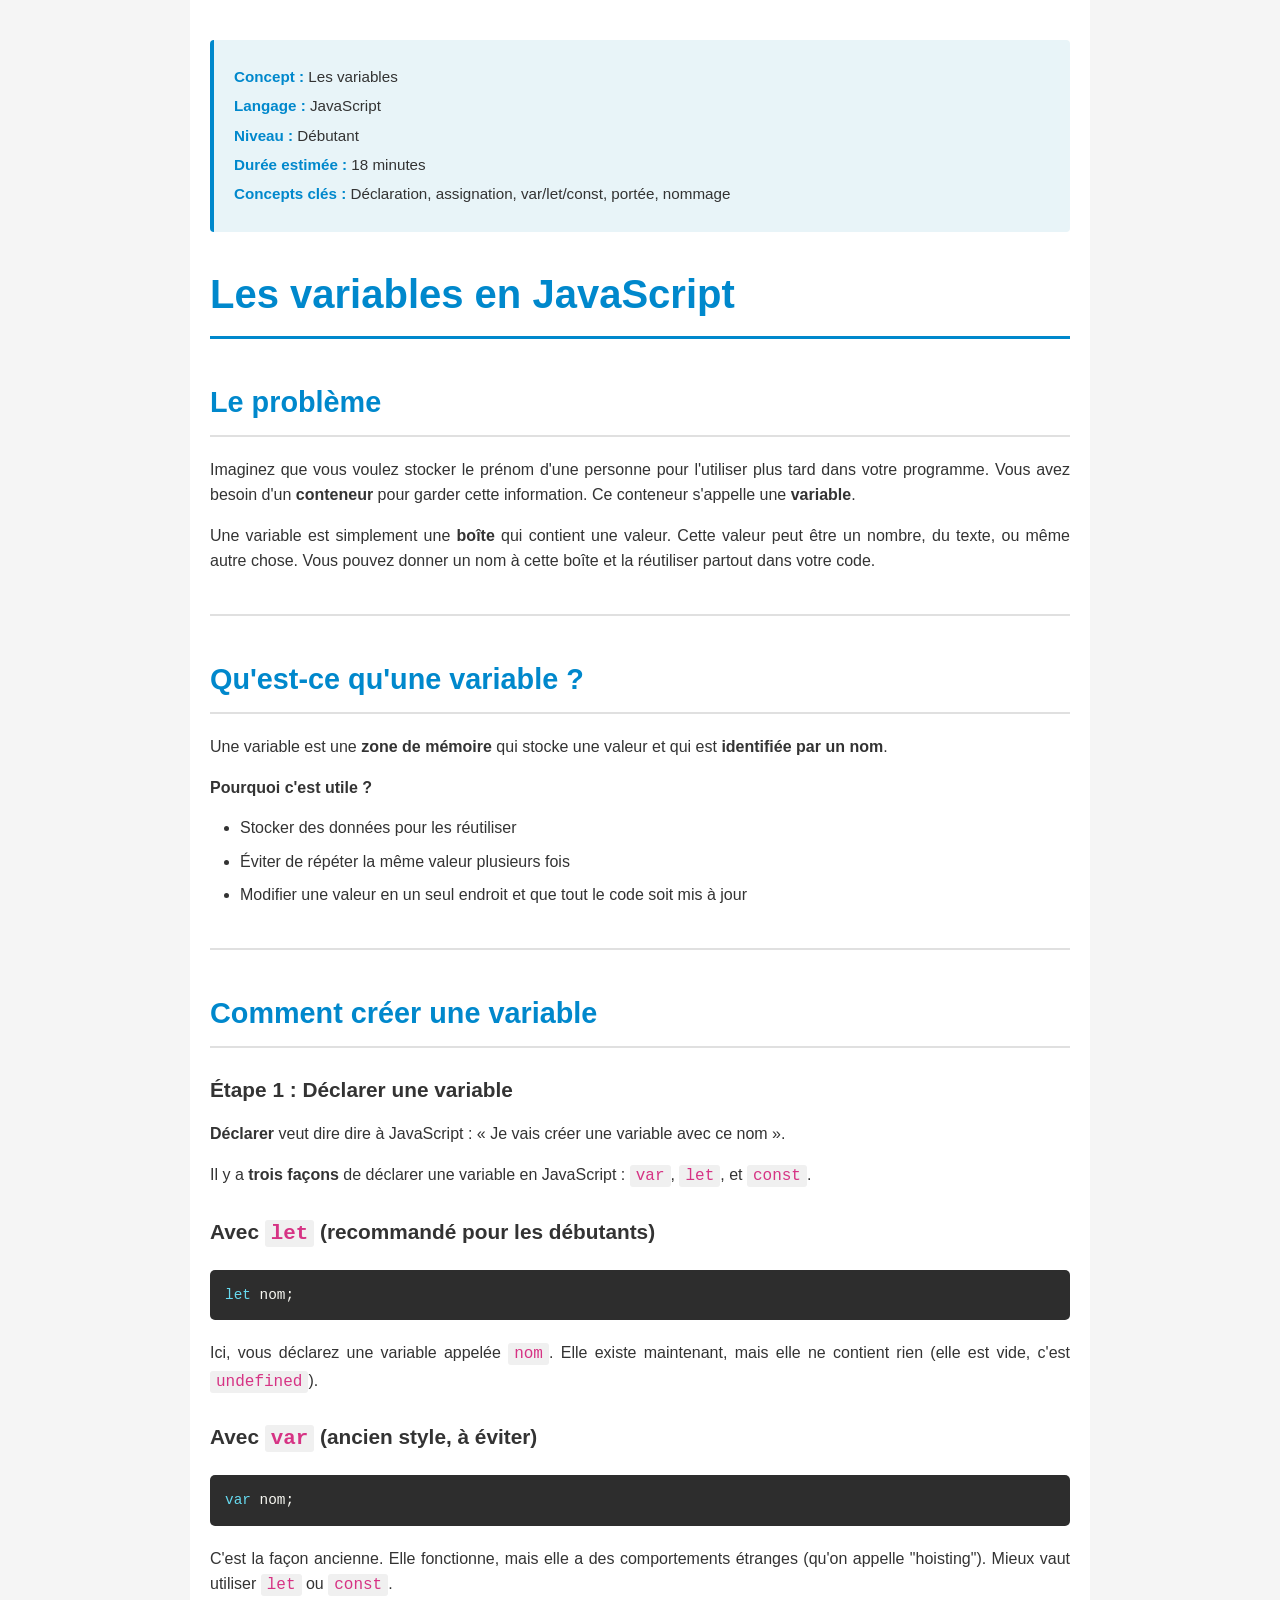
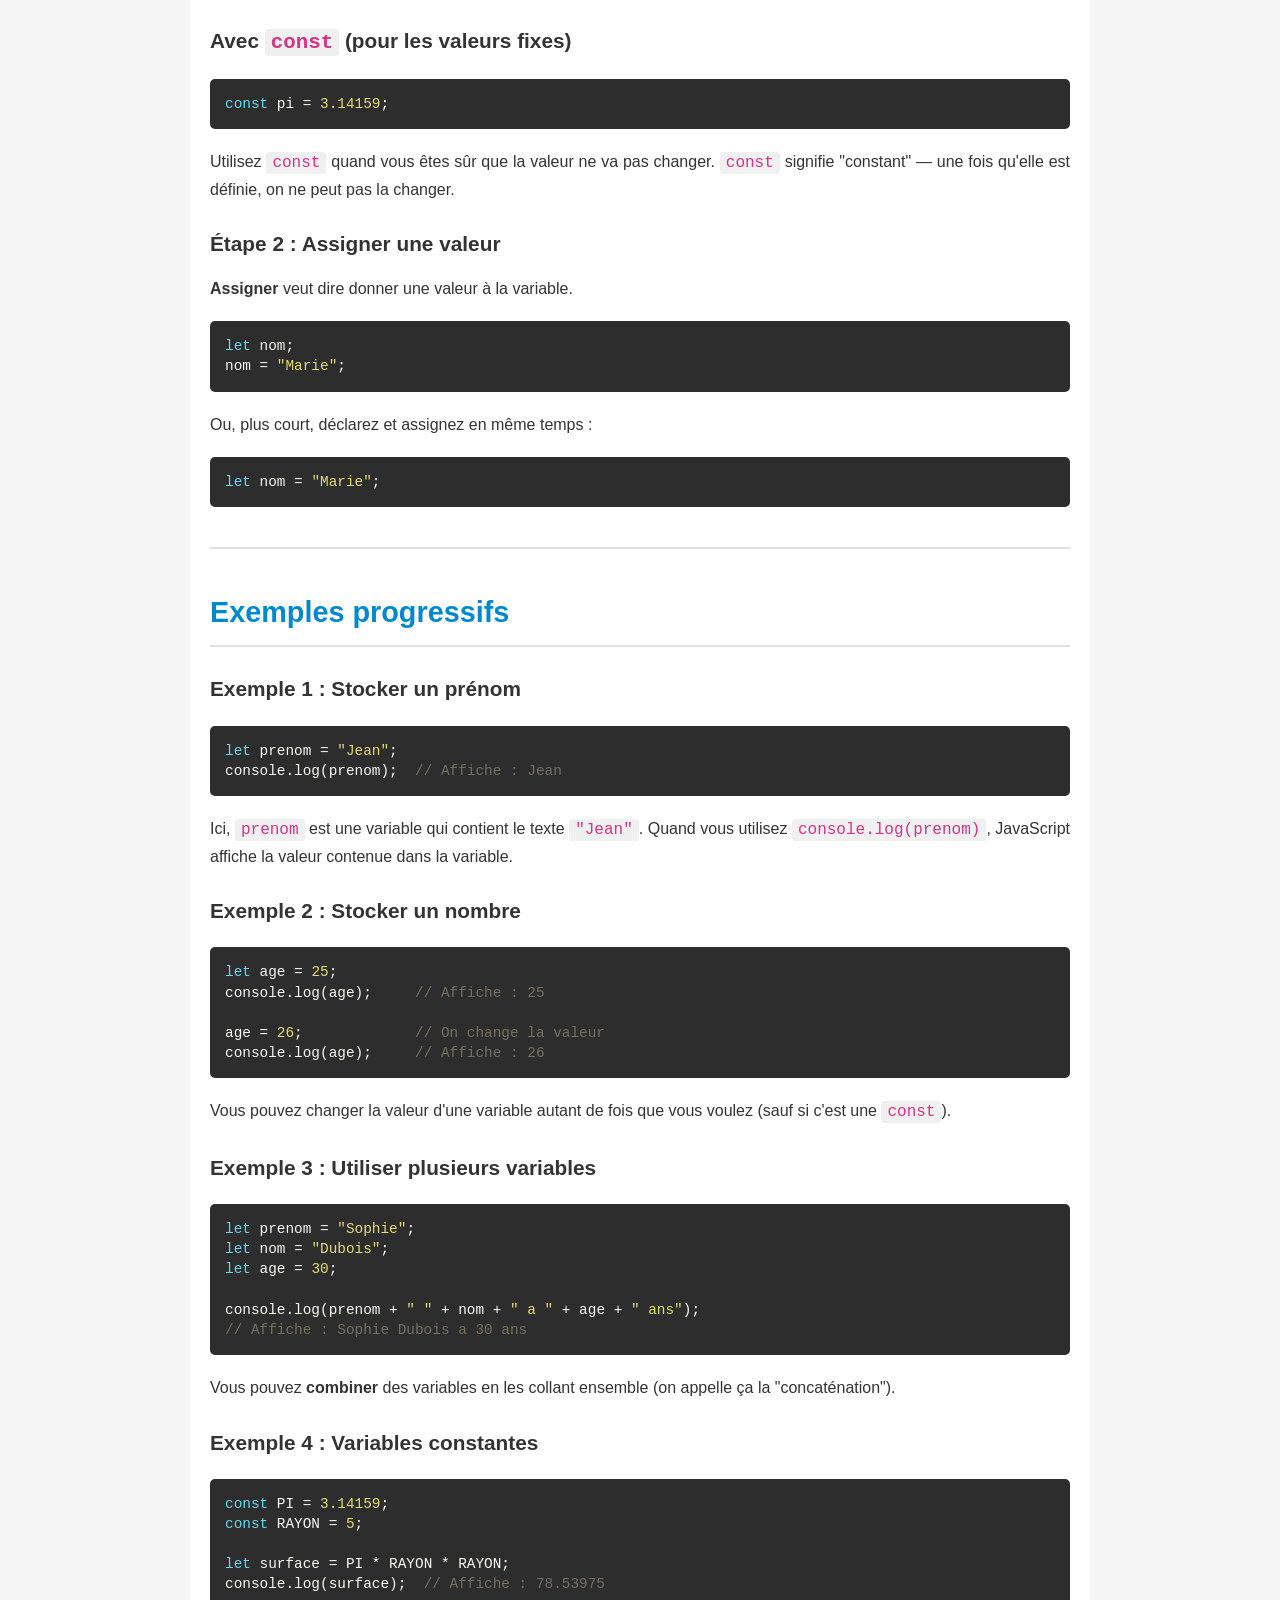
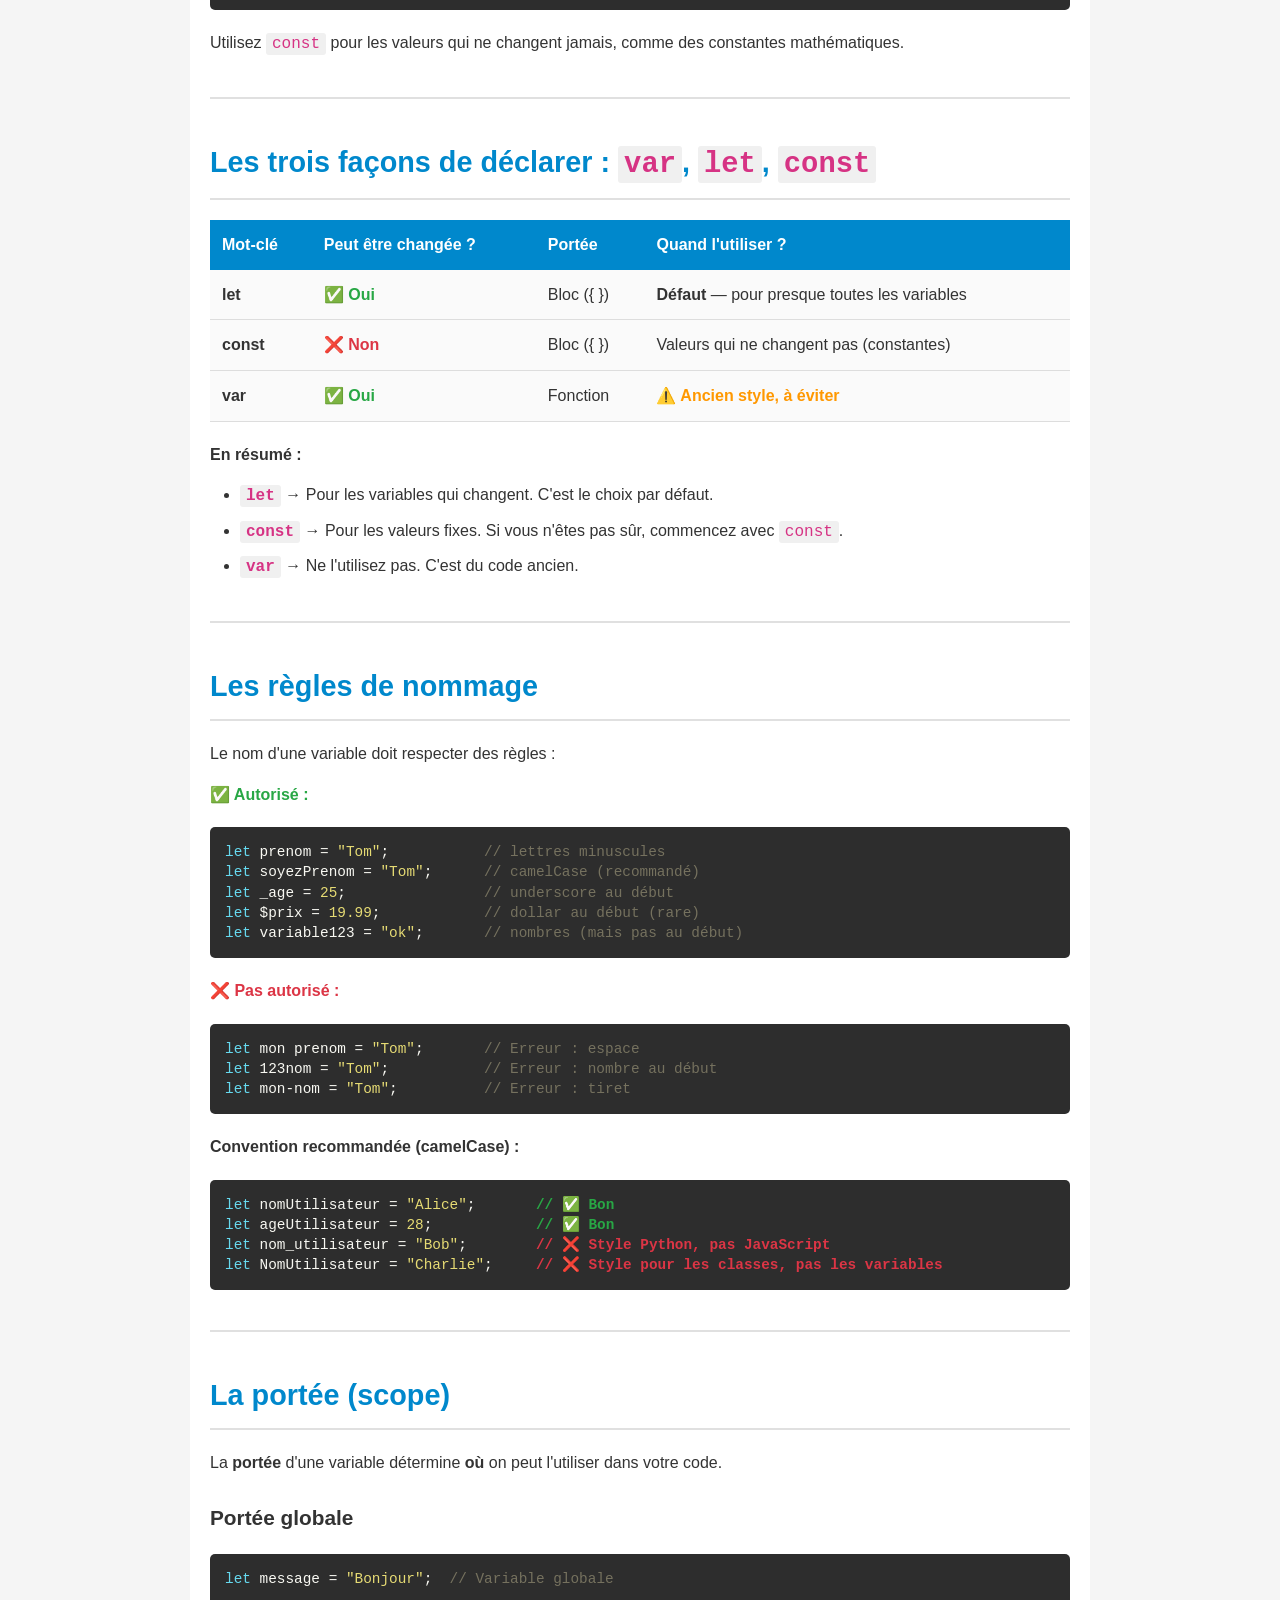
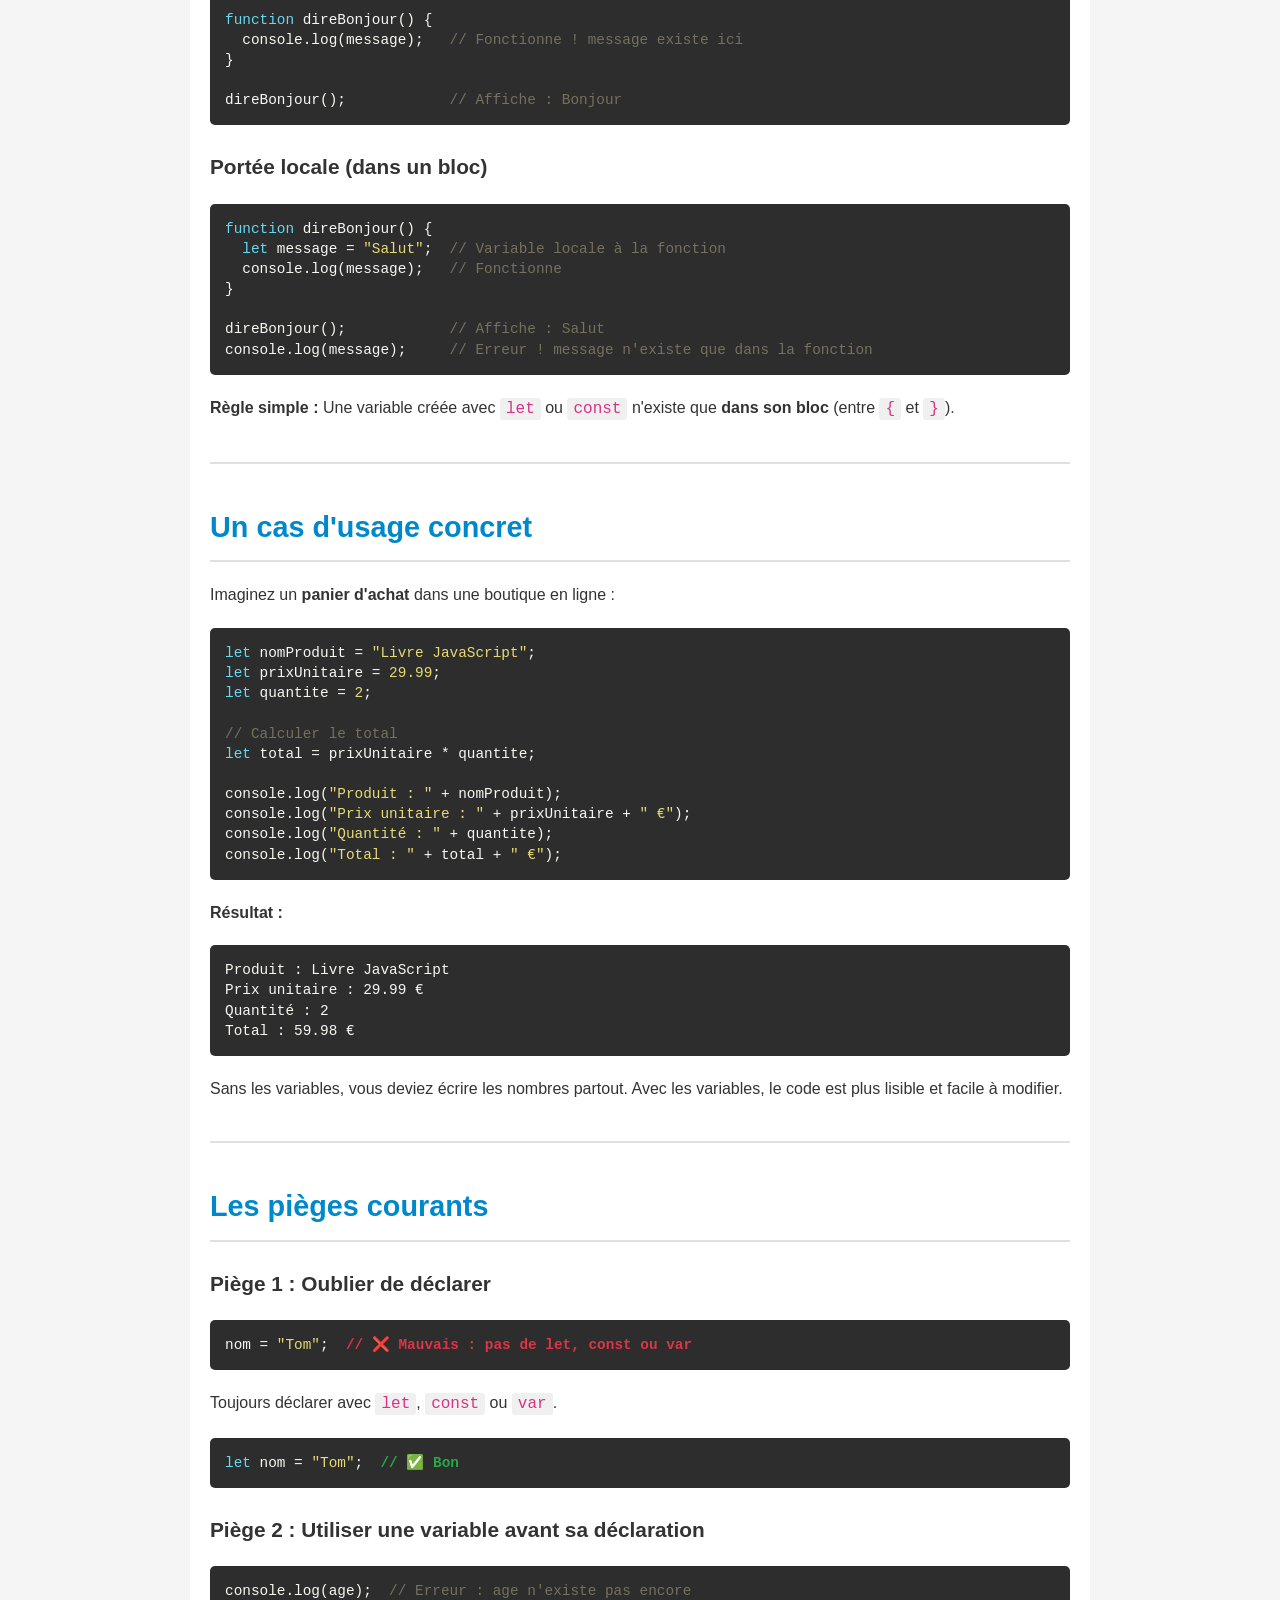
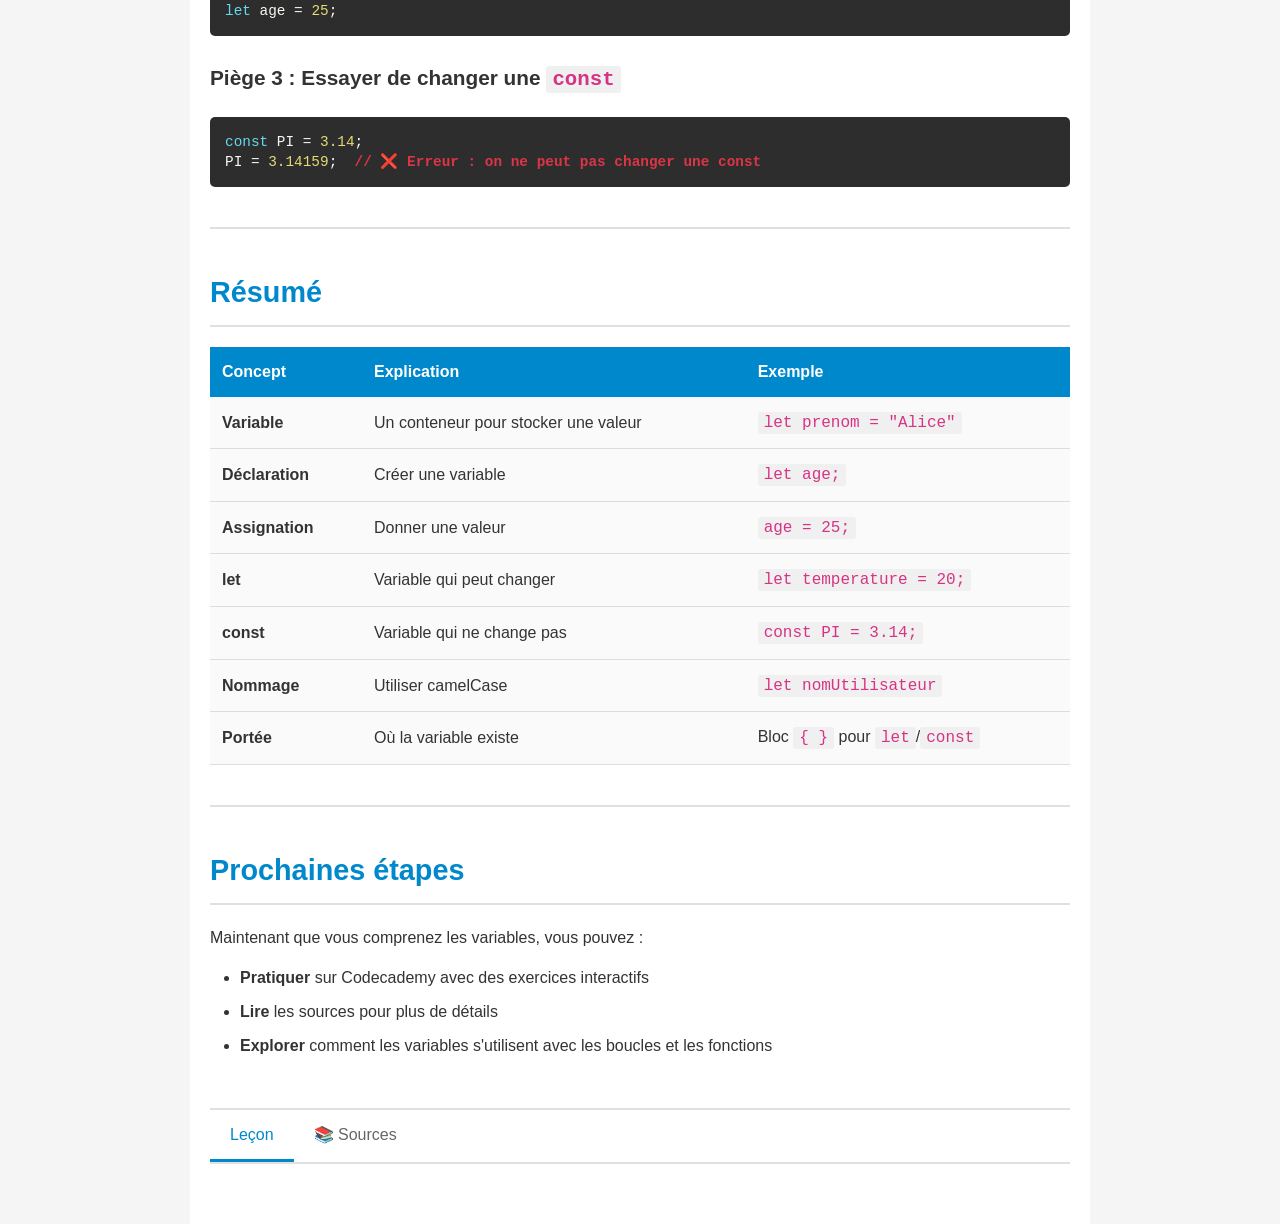
<file: outputs/academie-informatique/lessons/les-variables_javascript_debutant/lesson.html>
<!DOCTYPE html>
<html lang="fr">
<head>
    <meta charset="UTF-8">
    <meta name="viewport" content="width=device-width, initial-scale=1.0">
    <title>Les variables en JavaScript - Leçon Débutant</title>
    <style>
        * {
            margin: 0;
            padding: 0;
            box-sizing: border-box;
        }

        body {
            font-family: -apple-system, BlinkMacSystemFont, 'Segoe UI', Roboto, 'Helvetica Neue', Arial, sans-serif;
            line-height: 1.6;
            color: #333;
            background-color: #f5f5f5;
        }

        .container {
            max-width: 900px;
            margin: 0 auto;
            padding: 40px 20px;
            background-color: white;
            min-height: 100vh;
        }

        .metadata {
            background-color: #e8f4f8;
            border-left: 4px solid #0088cc;
            padding: 20px;
            margin-bottom: 30px;
            border-radius: 4px;
        }

        .metadata p {
            margin: 5px 0;
            font-size: 0.95rem;
        }

        .metadata strong {
            color: #0088cc;
        }

        h1 {
            color: #0088cc;
            font-size: 2.5rem;
            margin-bottom: 10px;
            border-bottom: 3px solid #0088cc;
            padding-bottom: 10px;
        }

        h2 {
            color: #0088cc;
            font-size: 1.8rem;
            margin-top: 40px;
            margin-bottom: 20px;
            padding-bottom: 10px;
            border-bottom: 2px solid #e0e0e0;
        }

        h3 {
            color: #333;
            font-size: 1.3rem;
            margin-top: 25px;
            margin-bottom: 15px;
        }

        p {
            margin-bottom: 15px;
            text-align: justify;
        }

        code {
            background-color: #f0f0f0;
            padding: 2px 6px;
            border-radius: 3px;
            font-family: 'Monaco', 'Courier New', monospace;
            color: #d63384;
        }

        pre {
            background-color: #2d2d2d;
            color: #f8f8f2;
            padding: 15px;
            border-radius: 5px;
            overflow-x: auto;
            margin: 20px 0;
            font-family: 'Monaco', 'Courier New', monospace;
            font-size: 0.9rem;
            line-height: 1.4;
        }

        pre code {
            background-color: transparent;
            padding: 0;
            color: inherit;
        }

        .keyword {
            color: #66d9ef;
        }

        .string {
            color: #e6db74;
        }

        .comment {
            color: #75715e;
        }

        ul {
            margin-left: 30px;
            margin-bottom: 15px;
        }

        li {
            margin-bottom: 8px;
        }

        table {
            width: 100%;
            border-collapse: collapse;
            margin: 20px 0;
            background-color: #fafafa;
        }

        table th {
            background-color: #0088cc;
            color: white;
            padding: 12px;
            text-align: left;
            font-weight: 600;
        }

        table td {
            padding: 12px;
            border-bottom: 1px solid #ddd;
        }

        table tr:hover {
            background-color: #f0f7ff;
        }

        .example-block {
            background-color: #f9f9f9;
            border-left: 4px solid #ffc107;
            padding: 15px;
            margin: 20px 0;
            border-radius: 4px;
        }

        .success {
            color: #28a745;
            font-weight: 600;
        }

        .error {
            color: #dc3545;
            font-weight: 600;
        }

        .warning {
            color: #ff9800;
            font-weight: 600;
        }

        .tabs {
            margin-top: 50px;
            border-top: 2px solid #e0e0e0;
        }

        .tab-buttons {
            display: flex;
            gap: 0;
            margin-bottom: 0;
            border-bottom: 2px solid #e0e0e0;
        }

        .tab-button {
            background-color: transparent;
            border: none;
            padding: 15px 20px;
            font-size: 1rem;
            cursor: pointer;
            color: #666;
            font-weight: 500;
            transition: all 0.3s;
            border-bottom: 3px solid transparent;
        }

        .tab-button:hover {
            color: #0088cc;
        }

        .tab-button.active {
            color: #0088cc;
            border-bottom-color: #0088cc;
        }

        .tab-content {
            display: none;
            padding-top: 20px;
        }

        .tab-content.active {
            display: block;
        }

        .sources-list {
            list-style: none;
        }

        .sources-list li {
            margin-bottom: 20px;
            padding: 15px;
            background-color: #f9f9f9;
            border-left: 4px solid #0088cc;
            border-radius: 4px;
        }

        .sources-list a {
            color: #0088cc;
            text-decoration: none;
            font-weight: 600;
        }

        .sources-list a:hover {
            text-decoration: underline;
        }

        .source-type {
            display: inline-block;
            background-color: #e0e0e0;
            color: #666;
            padding: 4px 8px;
            border-radius: 3px;
            font-size: 0.85rem;
            margin-left: 10px;
        }

        .summary {
            color: #666;
            font-size: 0.95rem;
            margin-top: 8px;
        }

        .checkmark {
            color: #28a745;
            font-weight: bold;
        }

        hr {
            border: none;
            border-top: 2px solid #e0e0e0;
            margin: 40px 0;
        }
    </style>
</head>
<body>
    <div class="container">
        <div class="metadata">
            <p><strong>Concept :</strong> Les variables</p>
            <p><strong>Langage :</strong> JavaScript</p>
            <p><strong>Niveau :</strong> Débutant</p>
            <p><strong>Durée estimée :</strong> 18 minutes</p>
            <p><strong>Concepts clés :</strong> Déclaration, assignation, var/let/const, portée, nommage</p>
        </div>

        <h1>Les variables en JavaScript</h1>

        <h2>Le problème</h2>
        <p>Imaginez que vous voulez stocker le prénom d'une personne pour l'utiliser plus tard dans votre programme. Vous avez besoin d'un <strong>conteneur</strong> pour garder cette information. Ce conteneur s'appelle une <strong>variable</strong>.</p>
        <p>Une variable est simplement une <strong>boîte</strong> qui contient une valeur. Cette valeur peut être un nombre, du texte, ou même autre chose. Vous pouvez donner un nom à cette boîte et la réutiliser partout dans votre code.</p>

        <hr>

        <h2>Qu'est-ce qu'une variable ?</h2>
        <p>Une variable est une <strong>zone de mémoire</strong> qui stocke une valeur et qui est <strong>identifiée par un nom</strong>.</p>
        <p><strong>Pourquoi c'est utile ?</strong></p>
        <ul>
            <li>Stocker des données pour les réutiliser</li>
            <li>Éviter de répéter la même valeur plusieurs fois</li>
            <li>Modifier une valeur en un seul endroit et que tout le code soit mis à jour</li>
        </ul>

        <hr>

        <h2>Comment créer une variable</h2>

        <h3>Étape 1 : Déclarer une variable</h3>
        <p><strong>Déclarer</strong> veut dire dire à JavaScript : « Je vais créer une variable avec ce nom ».</p>
        <p>Il y a <strong>trois façons</strong> de déclarer une variable en JavaScript : <code>var</code>, <code>let</code>, et <code>const</code>.</p>

        <h3>Avec <code>let</code> (recommandé pour les débutants)</h3>
        <pre><code><span class="keyword">let</span> nom;</code></pre>
        <p>Ici, vous déclarez une variable appelée <code>nom</code>. Elle existe maintenant, mais elle ne contient rien (elle est vide, c'est <code>undefined</code>).</p>

        <h3>Avec <code>var</code> (ancien style, à éviter)</h3>
        <pre><code><span class="keyword">var</span> nom;</code></pre>
        <p>C'est la façon ancienne. Elle fonctionne, mais elle a des comportements étranges (qu'on appelle "hoisting"). Mieux vaut utiliser <code>let</code> ou <code>const</code>.</p>

        <h3>Avec <code>const</code> (pour les valeurs fixes)</h3>
        <pre><code><span class="keyword">const</span> pi = <span class="string">3.14159</span>;</code></pre>
        <p>Utilisez <code>const</code> quand vous êtes sûr que la valeur ne va pas changer. <code>const</code> signifie "constant" — une fois qu'elle est définie, on ne peut pas la changer.</p>

        <h3>Étape 2 : Assigner une valeur</h3>
        <p><strong>Assigner</strong> veut dire donner une valeur à la variable.</p>
        <pre><code><span class="keyword">let</span> nom;
nom = <span class="string">"Marie"</span>;</code></pre>
        <p>Ou, plus court, déclarez et assignez en même temps :</p>
        <pre><code><span class="keyword">let</span> nom = <span class="string">"Marie"</span>;</code></pre>

        <hr>

        <h2>Exemples progressifs</h2>

        <h3>Exemple 1 : Stocker un prénom</h3>
        <pre><code><span class="keyword">let</span> prenom = <span class="string">"Jean"</span>;
console.log(prenom);  <span class="comment">// Affiche : Jean</span></code></pre>
        <p>Ici, <code>prenom</code> est une variable qui contient le texte <code>"Jean"</code>. Quand vous utilisez <code>console.log(prenom)</code>, JavaScript affiche la valeur contenue dans la variable.</p>

        <h3>Exemple 2 : Stocker un nombre</h3>
        <pre><code><span class="keyword">let</span> age = <span class="string">25</span>;
console.log(age);     <span class="comment">// Affiche : 25</span>

age = <span class="string">26</span>;             <span class="comment">// On change la valeur</span>
console.log(age);     <span class="comment">// Affiche : 26</span></code></pre>
        <p>Vous pouvez changer la valeur d'une variable autant de fois que vous voulez (sauf si c'est une <code>const</code>).</p>

        <h3>Exemple 3 : Utiliser plusieurs variables</h3>
        <pre><code><span class="keyword">let</span> prenom = <span class="string">"Sophie"</span>;
<span class="keyword">let</span> nom = <span class="string">"Dubois"</span>;
<span class="keyword">let</span> age = <span class="string">30</span>;

console.log(prenom + <span class="string">" "</span> + nom + <span class="string">" a "</span> + age + <span class="string">" ans"</span>);
<span class="comment">// Affiche : Sophie Dubois a 30 ans</span></code></pre>
        <p>Vous pouvez <strong>combiner</strong> des variables en les collant ensemble (on appelle ça la "concaténation").</p>

        <h3>Exemple 4 : Variables constantes</h3>
        <pre><code><span class="keyword">const</span> PI = <span class="string">3.14159</span>;
<span class="keyword">const</span> RAYON = <span class="string">5</span>;

<span class="keyword">let</span> surface = PI * RAYON * RAYON;
console.log(surface);  <span class="comment">// Affiche : 78.53975</span></code></pre>
        <p>Utilisez <code>const</code> pour les valeurs qui ne changent jamais, comme des constantes mathématiques.</p>

        <hr>

        <h2>Les trois façons de déclarer : <code>var</code>, <code>let</code>, <code>const</code></h2>
        <table>
            <tr>
                <th>Mot-clé</th>
                <th>Peut être changée ?</th>
                <th>Portée</th>
                <th>Quand l'utiliser ?</th>
            </tr>
            <tr>
                <td><strong>let</strong></td>
                <td><span class="checkmark">✅ Oui</span></td>
                <td>Bloc ({ })</td>
                <td><strong>Défaut</strong> — pour presque toutes les variables</td>
            </tr>
            <tr>
                <td><strong>const</strong></td>
                <td><span class="error">❌ Non</span></td>
                <td>Bloc ({ })</td>
                <td>Valeurs qui ne changent pas (constantes)</td>
            </tr>
            <tr>
                <td><strong>var</strong></td>
                <td><span class="checkmark">✅ Oui</span></td>
                <td>Fonction</td>
                <td><span class="warning">⚠️ Ancien style, à éviter</span></td>
            </tr>
        </table>
        <p><strong>En résumé :</strong></p>
        <ul>
            <li><strong><code>let</code></strong> → Pour les variables qui changent. C'est le choix par défaut.</li>
            <li><strong><code>const</code></strong> → Pour les valeurs fixes. Si vous n'êtes pas sûr, commencez avec <code>const</code>.</li>
            <li><strong><code>var</code></strong> → Ne l'utilisez pas. C'est du code ancien.</li>
        </ul>

        <hr>

        <h2>Les règles de nommage</h2>
        <p>Le nom d'une variable doit respecter des règles :</p>

        <p><span class="success">✅ Autorisé :</span></p>
        <pre><code><span class="keyword">let</span> prenom = <span class="string">"Tom"</span>;           <span class="comment">// lettres minuscules</span>
<span class="keyword">let</span> soyezPrenom = <span class="string">"Tom"</span>;      <span class="comment">// camelCase (recommandé)</span>
<span class="keyword">let</span> _age = <span class="string">25</span>;                <span class="comment">// underscore au début</span>
<span class="keyword">let</span> $prix = <span class="string">19.99</span>;            <span class="comment">// dollar au début (rare)</span>
<span class="keyword">let</span> variable123 = <span class="string">"ok"</span>;       <span class="comment">// nombres (mais pas au début)</span></code></pre>

        <p><span class="error">❌ Pas autorisé :</span></p>
        <pre><code><span class="keyword">let</span> mon prenom = <span class="string">"Tom"</span>;       <span class="comment">// Erreur : espace</span>
<span class="keyword">let</span> 123nom = <span class="string">"Tom"</span>;           <span class="comment">// Erreur : nombre au début</span>
<span class="keyword">let</span> mon-nom = <span class="string">"Tom"</span>;          <span class="comment">// Erreur : tiret</span></code></pre>

        <p><strong>Convention recommandée (camelCase) :</strong></p>
        <pre><code><span class="keyword">let</span> nomUtilisateur = <span class="string">"Alice"</span>;       <span class="success">// ✅ Bon</span>
<span class="keyword">let</span> ageUtilisateur = <span class="string">28</span>;            <span class="success">// ✅ Bon</span>
<span class="keyword">let</span> nom_utilisateur = <span class="string">"Bob"</span>;        <span class="error">// ❌ Style Python, pas JavaScript</span>
<span class="keyword">let</span> NomUtilisateur = <span class="string">"Charlie"</span>;     <span class="error">// ❌ Style pour les classes, pas les variables</span></code></pre>

        <hr>

        <h2>La portée (scope)</h2>
        <p>La <strong>portée</strong> d'une variable détermine <strong>où</strong> on peut l'utiliser dans votre code.</p>

        <h3>Portée globale</h3>
        <pre><code><span class="keyword">let</span> message = <span class="string">"Bonjour"</span>;  <span class="comment">// Variable globale</span>

<span class="keyword">function</span> direBonjour() {
  console.log(message);   <span class="comment">// Fonctionne ! message existe ici</span>
}

direBonjour();            <span class="comment">// Affiche : Bonjour</span></code></pre>

        <h3>Portée locale (dans un bloc)</h3>
        <pre><code><span class="keyword">function</span> direBonjour() {
  <span class="keyword">let</span> message = <span class="string">"Salut"</span>;  <span class="comment">// Variable locale à la fonction</span>
  console.log(message);   <span class="comment">// Fonctionne</span>
}

direBonjour();            <span class="comment">// Affiche : Salut</span>
console.log(message);     <span class="comment">// Erreur ! message n'existe que dans la fonction</span></code></pre>

        <p><strong>Règle simple :</strong> Une variable créée avec <code>let</code> ou <code>const</code> n'existe que <strong>dans son bloc</strong> (entre <code>{</code> et <code>}</code>).</p>

        <hr>

        <h2>Un cas d'usage concret</h2>
        <p>Imaginez un <strong>panier d'achat</strong> dans une boutique en ligne :</p>
        <pre><code><span class="keyword">let</span> nomProduit = <span class="string">"Livre JavaScript"</span>;
<span class="keyword">let</span> prixUnitaire = <span class="string">29.99</span>;
<span class="keyword">let</span> quantite = <span class="string">2</span>;

<span class="comment">// Calculer le total</span>
<span class="keyword">let</span> total = prixUnitaire * quantite;

console.log(<span class="string">"Produit : "</span> + nomProduit);
console.log(<span class="string">"Prix unitaire : "</span> + prixUnitaire + <span class="string">" €"</span>);
console.log(<span class="string">"Quantité : "</span> + quantite);
console.log(<span class="string">"Total : "</span> + total + <span class="string">" €"</span>);</code></pre>

        <p><strong>Résultat :</strong></p>
        <pre><code>Produit : Livre JavaScript
Prix unitaire : 29.99 €
Quantité : 2
Total : 59.98 €</code></pre>

        <p>Sans les variables, vous deviez écrire les nombres partout. Avec les variables, le code est plus lisible et facile à modifier.</p>

        <hr>

        <h2>Les pièges courants</h2>

        <h3>Piège 1 : Oublier de déclarer</h3>
        <pre><code>nom = <span class="string">"Tom"</span>;  <span class="error">// ❌ Mauvais : pas de let, const ou var</span></code></pre>
        <p>Toujours déclarer avec <code>let</code>, <code>const</code> ou <code>var</code>.</p>
        <pre><code><span class="keyword">let</span> nom = <span class="string">"Tom"</span>;  <span class="success">// ✅ Bon</span></code></pre>

        <h3>Piège 2 : Utiliser une variable avant sa déclaration</h3>
        <pre><code>console.log(age);  <span class="comment">// Erreur : age n'existe pas encore</span>
<span class="keyword">let</span> age = <span class="string">25</span>;</code></pre>

        <h3>Piège 3 : Essayer de changer une <code>const</code></h3>
        <pre><code><span class="keyword">const</span> PI = <span class="string">3.14</span>;
PI = <span class="string">3.14159</span>;  <span class="error">// ❌ Erreur : on ne peut pas changer une const</span></code></pre>

        <hr>

        <h2>Résumé</h2>
        <table>
            <tr>
                <th>Concept</th>
                <th>Explication</th>
                <th>Exemple</th>
            </tr>
            <tr>
                <td><strong>Variable</strong></td>
                <td>Un conteneur pour stocker une valeur</td>
                <td><code>let prenom = "Alice"</code></td>
            </tr>
            <tr>
                <td><strong>Déclaration</strong></td>
                <td>Créer une variable</td>
                <td><code>let age;</code></td>
            </tr>
            <tr>
                <td><strong>Assignation</strong></td>
                <td>Donner une valeur</td>
                <td><code>age = 25;</code></td>
            </tr>
            <tr>
                <td><strong>let</strong></td>
                <td>Variable qui peut changer</td>
                <td><code>let temperature = 20;</code></td>
            </tr>
            <tr>
                <td><strong>const</strong></td>
                <td>Variable qui ne change pas</td>
                <td><code>const PI = 3.14;</code></td>
            </tr>
            <tr>
                <td><strong>Nommage</strong></td>
                <td>Utiliser camelCase</td>
                <td><code>let nomUtilisateur</code></td>
            </tr>
            <tr>
                <td><strong>Portée</strong></td>
                <td>Où la variable existe</td>
                <td>Bloc <code>{ }</code> pour <code>let</code>/<code>const</code></td>
            </tr>
        </table>

        <hr>

        <h2>Prochaines étapes</h2>
        <p>Maintenant que vous comprenez les variables, vous pouvez :</p>
        <ul>
            <li><strong>Pratiquer</strong> sur Codecademy avec des exercices interactifs</li>
            <li><strong>Lire</strong> les sources pour plus de détails</li>
            <li><strong>Explorer</strong> comment les variables s'utilisent avec les boucles et les fonctions</li>
        </ul>

        <!-- Onglets -->
        <div class="tabs">
            <div class="tab-buttons">
                <button class="tab-button active" onclick="switchTab(event, 'content')">Leçon</button>
                <button class="tab-button" onclick="switchTab(event, 'sources')">📚 Sources</button>
            </div>

            <div id="content" class="tab-content active">
                <!-- Le contenu principal est déjà affiché ci-dessus -->
            </div>

            <div id="sources" class="tab-content">
                <h2>Sources académiques</h2>
                <p>Cette leçon a été synthétisée à partir des sources fiables suivantes :</p>

                <ul class="sources-list">
                    <li>
                        <a href="https://developer.mozilla.org/en-US/docs/Learn/JavaScript/First_steps/Variables" target="_blank">
                            MDN - JavaScript First Steps: Variables
                        </a>
                        <span class="source-type">Documentation officielle</span>
                        <div class="summary">Guide officiel de Mozilla. Explique <code>var</code>, <code>let</code>, <code>const</code>, la déclaration, l'assignation, et les bonnes pratiques. Inclut des exemples interactifs et une section sur la portée des variables. Idéal pour les débutants.</div>
                    </li>

                    <li>
                        <a href="https://www.w3schools.com/js/js_variables.asp" target="_blank">
                            W3Schools - JavaScript Variables
                        </a>
                        <span class="source-type">Tutoriel interactif</span>
                        <div class="summary">Tutoriel interactif avec exemples "Try it Yourself". Couvre la création et l'assignation de variables, les règles de nommage, et les différences entre <code>var</code>, <code>let</code>, <code>const</code>. Structure très progressive pour débutants.</div>
                    </li>

                    <li>
                        <a href="https://javascript.info/variables" target="_blank">
                            JavaScript.info - Variables, Naming, Constants
                        </a>
                        <span class="source-type">Tutoriel pédagogique</span>
                        <div class="summary">Tutoriel complet par Ilya Kantor. Explique les déclarations avec exemples simples, les conventions de nommage, les constantes, et la portée. Approche pédagogique très claire.</div>
                    </li>

                    <li>
                        <a href="https://www.codecademy.com/learn/introduction-to-javascript" target="_blank">
                            Codecademy - Introduction to JavaScript
                        </a>
                        <span class="source-type">Plateforme interactive</span>
                        <div class="summary">Cours interactif complet incluant un module entier sur les variables. Permet la pratique immédiate avec des exercices. Idéal pour l'apprentissage par la pratique.</div>
                    </li>

                    <li>
                        <a href="https://stackoverflow.com/questions/tagged/javascript+variables" target="_blank">
                            Stack Overflow - Questions tagées [javascript] [variables]
                        </a>
                        <span class="source-type">Communauté Q&R</span>
                        <div class="summary">Recueil de Q&R authentiques posées par des développeurs. Couvre les cas d'usage réels, les pièges courants (hoisting, portée), et les questions fréquentes des débutants. À utiliser après les sources "trad" pour le contexte pratique.</div>
                    </li>
                </ul>

                <hr>

                <h3>Recommandations pour poursuivre</h3>
                <p><strong>Ordre de lecture suggéré :</strong></p>
                <ol>
                    <li><strong>MDN</strong> (source officielle, complète, fiable) → comprendre les fondations</li>
                    <li><strong>W3Schools</strong> (exemples interactifs) → voir en action</li>
                    <li><strong>JavaScript.info</strong> (explications claires) → renforcer avec une autre perspective</li>
                    <li><strong>Codecademy</strong> (exercices) → pratiquer immédiatement</li>
                    <li><strong>Stack Overflow</strong> (Q&R réelles) → voir les cas concrets et pièges à éviter</li>
                </ol>
            </div>
        </div>
    </div>

    <script>
        function switchTab(evt, tabName) {
            // Masquer tous les onglets
            const contents = document.getElementsByClassName('tab-content');
            for (let i = 0; i < contents.length; i++) {
                contents[i].classList.remove('active');
            }

            // Retirer la classe active de tous les boutons
            const buttons = document.getElementsByClassName('tab-button');
            for (let i = 0; i < buttons.length; i++) {
                buttons[i].classList.remove('active');
            }

            // Afficher l'onglet sélectionné et activer le bouton
            document.getElementById(tabName).classList.add('active');
            evt.currentTarget.classList.add('active');
        }
    </script>
</body>
</html>
</file>
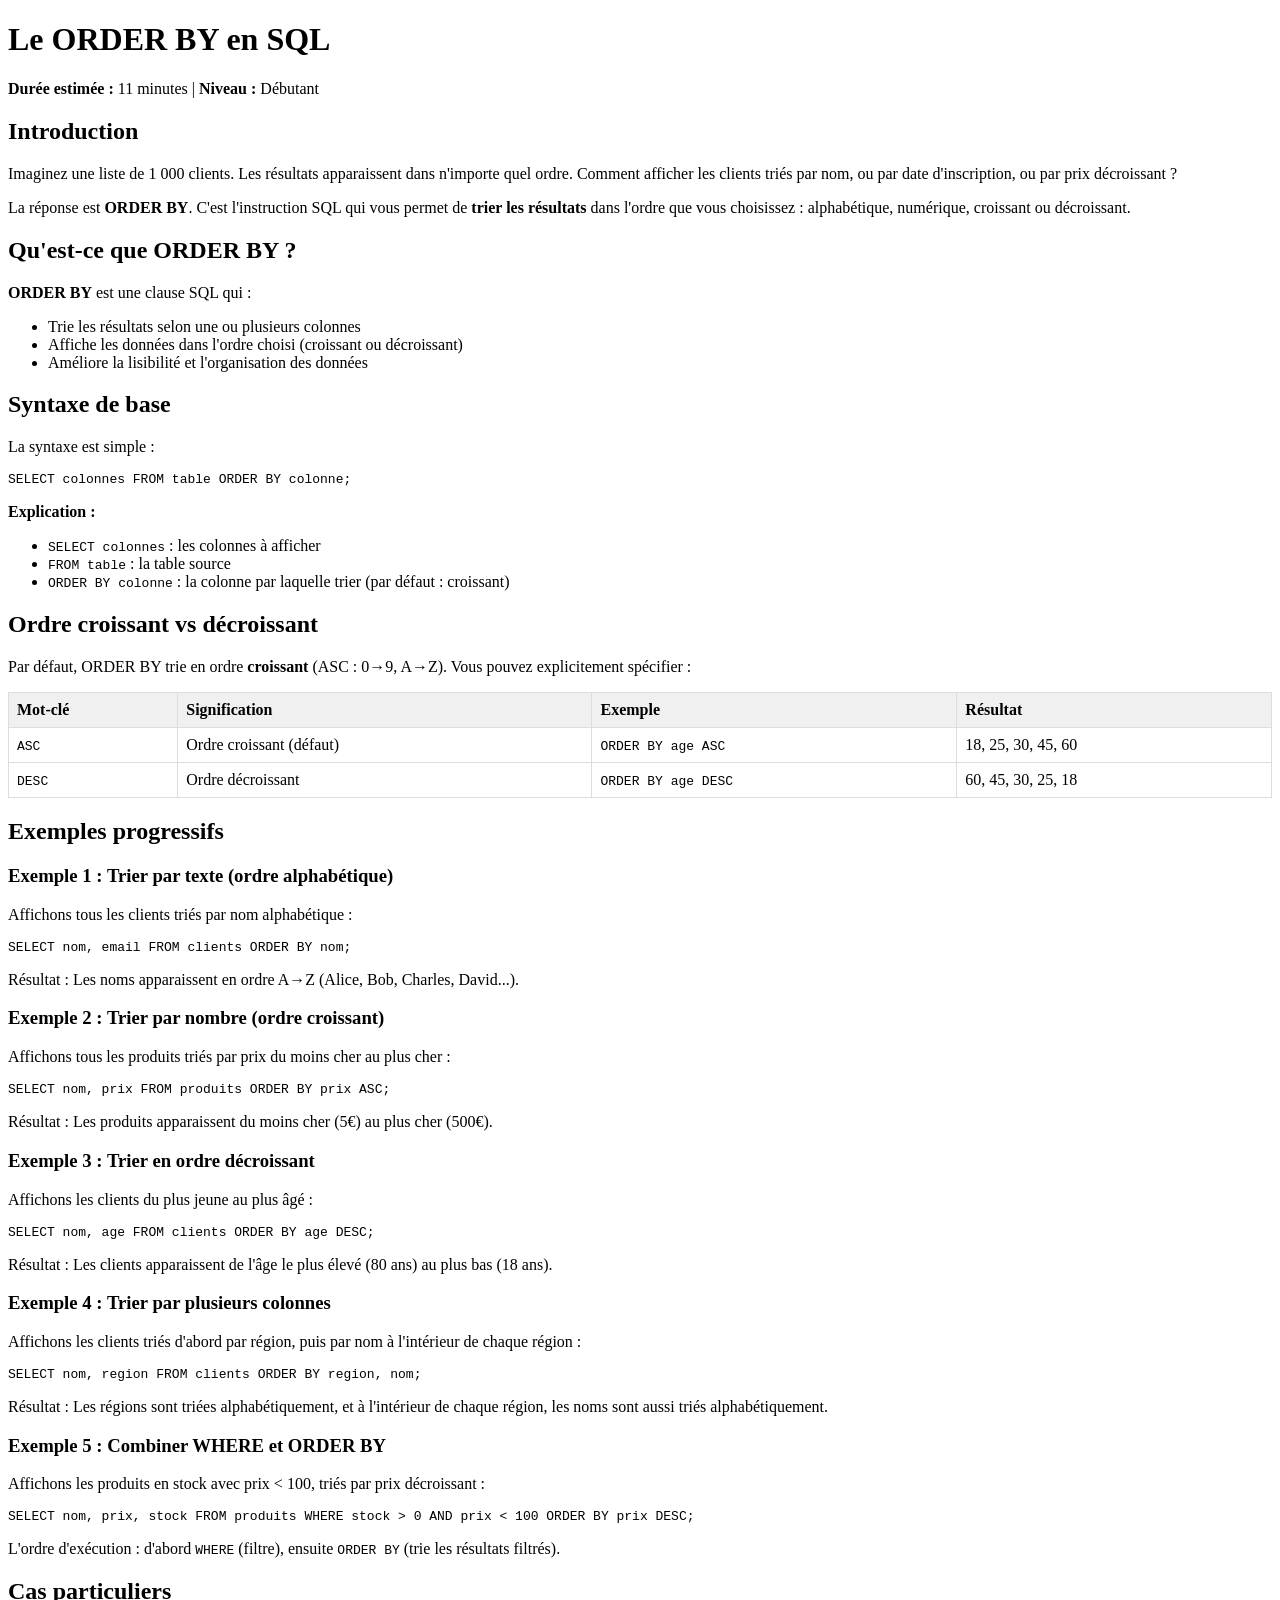
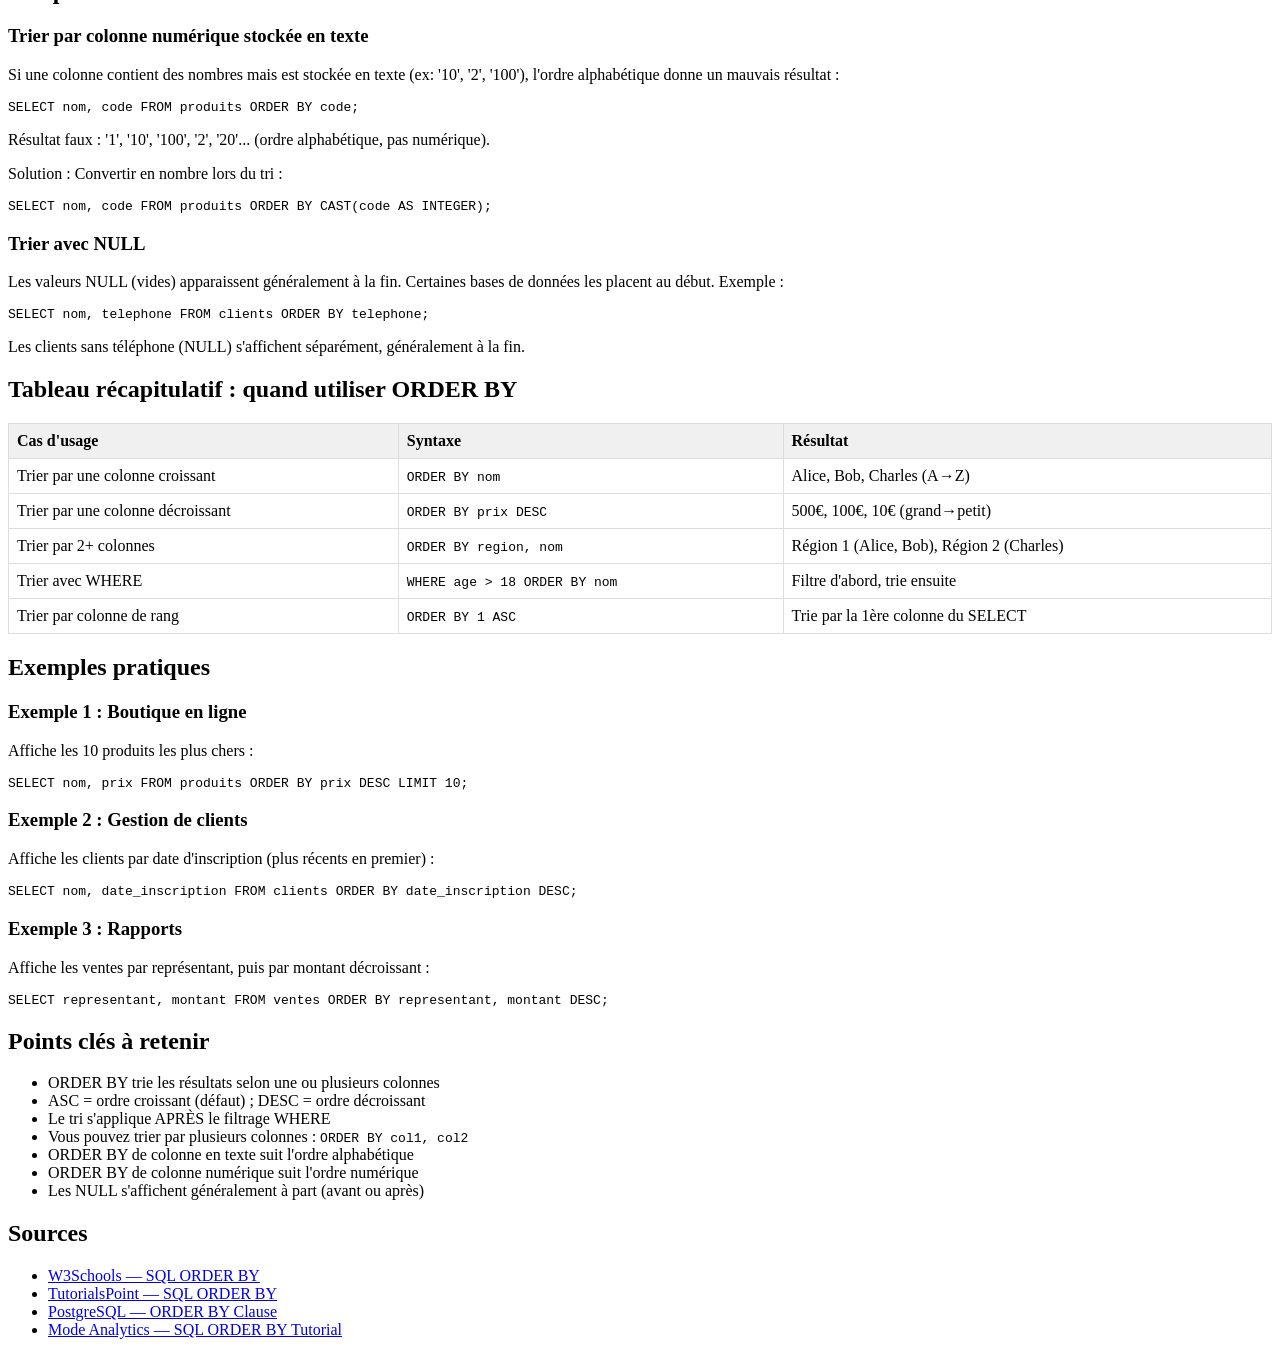
<file: outputs/academie-informatique/lessons/lordre-by_sql_debutant/lesson.html>
<!DOCTYPE html>
<html lang="fr">
<head>
    <meta charset="UTF-8">
    <meta name="viewport" content="width=device-width, initial-scale=1.0">
    <title>Le ORDER BY en SQL</title>
</head>
<body>
    <div class="lesson-content">
        <h1>Le ORDER BY en SQL</h1>

        <p><strong>Durée estimée :</strong> 11 minutes | <strong>Niveau :</strong> Débutant</p>

        <h2>Introduction</h2>
        <p>Imaginez une liste de 1 000 clients. Les résultats apparaissent dans n'importe quel ordre. Comment afficher les clients triés par nom, ou par date d'inscription, ou par prix décroissant ?</p>
        <p>La réponse est <strong>ORDER BY</strong>. C'est l'instruction SQL qui vous permet de <strong>trier les résultats</strong> dans l'ordre que vous choisissez : alphabétique, numérique, croissant ou décroissant.</p>

        <h2>Qu'est-ce que ORDER BY ?</h2>
        <p><strong>ORDER BY</strong> est une clause SQL qui :</p>
        <ul>
            <li>Trie les résultats selon une ou plusieurs colonnes</li>
            <li>Affiche les données dans l'ordre choisi (croissant ou décroissant)</li>
            <li>Améliore la lisibilité et l'organisation des données</li>
        </ul>

        <h2>Syntaxe de base</h2>
        <p>La syntaxe est simple :</p>
        <pre><code>SELECT colonnes FROM table ORDER BY colonne;</code></pre>

        <p><strong>Explication :</strong></p>
        <ul>
            <li><code>SELECT colonnes</code> : les colonnes à afficher</li>
            <li><code>FROM table</code> : la table source</li>
            <li><code>ORDER BY colonne</code> : la colonne par laquelle trier (par défaut : croissant)</li>
        </ul>

        <h2>Ordre croissant vs décroissant</h2>
        <p>Par défaut, ORDER BY trie en ordre <strong>croissant</strong> (ASC : 0→9, A→Z). Vous pouvez explicitement spécifier :</p>

        <table style="width:100%; border-collapse: collapse;">
            <tr style="background: #f0f0f0;">
                <th style="border: 1px solid #ddd; padding: 8px; text-align: left;">Mot-clé</th>
                <th style="border: 1px solid #ddd; padding: 8px; text-align: left;">Signification</th>
                <th style="border: 1px solid #ddd; padding: 8px; text-align: left;">Exemple</th>
                <th style="border: 1px solid #ddd; padding: 8px; text-align: left;">Résultat</th>
            </tr>
            <tr>
                <td style="border: 1px solid #ddd; padding: 8px;"><code>ASC</code></td>
                <td style="border: 1px solid #ddd; padding: 8px;">Ordre croissant (défaut)</td>
                <td style="border: 1px solid #ddd; padding: 8px;"><code>ORDER BY age ASC</code></td>
                <td style="border: 1px solid #ddd; padding: 8px;">18, 25, 30, 45, 60</td>
            </tr>
            <tr>
                <td style="border: 1px solid #ddd; padding: 8px;"><code>DESC</code></td>
                <td style="border: 1px solid #ddd; padding: 8px;">Ordre décroissant</td>
                <td style="border: 1px solid #ddd; padding: 8px;"><code>ORDER BY age DESC</code></td>
                <td style="border: 1px solid #ddd; padding: 8px;">60, 45, 30, 25, 18</td>
            </tr>
        </table>

        <h2>Exemples progressifs</h2>

        <h3>Exemple 1 : Trier par texte (ordre alphabétique)</h3>
        <p>Affichons tous les clients triés par nom alphabétique :</p>
        <pre><code>SELECT nom, email FROM clients ORDER BY nom;</code></pre>
        <p>Résultat : Les noms apparaissent en ordre A→Z (Alice, Bob, Charles, David...).</p>

        <h3>Exemple 2 : Trier par nombre (ordre croissant)</h3>
        <p>Affichons tous les produits triés par prix du moins cher au plus cher :</p>
        <pre><code>SELECT nom, prix FROM produits ORDER BY prix ASC;</code></pre>
        <p>Résultat : Les produits apparaissent du moins cher (5€) au plus cher (500€).</p>

        <h3>Exemple 3 : Trier en ordre décroissant</h3>
        <p>Affichons les clients du plus jeune au plus âgé :</p>
        <pre><code>SELECT nom, age FROM clients ORDER BY age DESC;</code></pre>
        <p>Résultat : Les clients apparaissent de l'âge le plus élevé (80 ans) au plus bas (18 ans).</p>

        <h3>Exemple 4 : Trier par plusieurs colonnes</h3>
        <p>Affichons les clients triés d'abord par région, puis par nom à l'intérieur de chaque région :</p>
        <pre><code>SELECT nom, region FROM clients ORDER BY region, nom;</code></pre>
        <p>Résultat : Les régions sont triées alphabétiquement, et à l'intérieur de chaque région, les noms sont aussi triés alphabétiquement.</p>

        <h3>Exemple 5 : Combiner WHERE et ORDER BY</h3>
        <p>Affichons les produits en stock avec prix < 100, triés par prix décroissant :</p>
        <pre><code>SELECT nom, prix, stock FROM produits WHERE stock > 0 AND prix < 100 ORDER BY prix DESC;</code></pre>
        <p>L'ordre d'exécution : d'abord <code>WHERE</code> (filtre), ensuite <code>ORDER BY</code> (trie les résultats filtrés).</p>

        <h2>Cas particuliers</h2>

        <h3>Trier par colonne numérique stockée en texte</h3>
        <p>Si une colonne contient des nombres mais est stockée en texte (ex: '10', '2', '100'), l'ordre alphabétique donne un mauvais résultat :</p>
        <pre><code>SELECT nom, code FROM produits ORDER BY code;</code></pre>
        <p>Résultat faux : '1', '10', '100', '2', '20'... (ordre alphabétique, pas numérique).</p>
        <p>Solution : Convertir en nombre lors du tri :</p>
        <pre><code>SELECT nom, code FROM produits ORDER BY CAST(code AS INTEGER);</code></pre>

        <h3>Trier avec NULL</h3>
        <p>Les valeurs NULL (vides) apparaissent généralement à la fin. Certaines bases de données les placent au début. Exemple :</p>
        <pre><code>SELECT nom, telephone FROM clients ORDER BY telephone;</code></pre>
        <p>Les clients sans téléphone (NULL) s'affichent séparément, généralement à la fin.</p>

        <h2>Tableau récapitulatif : quand utiliser ORDER BY</h2>
        <table style="width:100%; border-collapse: collapse;">
            <tr style="background: #f0f0f0;">
                <th style="border: 1px solid #ddd; padding: 8px; text-align: left;">Cas d'usage</th>
                <th style="border: 1px solid #ddd; padding: 8px; text-align: left;">Syntaxe</th>
                <th style="border: 1px solid #ddd; padding: 8px; text-align: left;">Résultat</th>
            </tr>
            <tr>
                <td style="border: 1px solid #ddd; padding: 8px;">Trier par une colonne croissant</td>
                <td style="border: 1px solid #ddd; padding: 8px;"><code>ORDER BY nom</code></td>
                <td style="border: 1px solid #ddd; padding: 8px;">Alice, Bob, Charles (A→Z)</td>
            </tr>
            <tr>
                <td style="border: 1px solid #ddd; padding: 8px;">Trier par une colonne décroissant</td>
                <td style="border: 1px solid #ddd; padding: 8px;"><code>ORDER BY prix DESC</code></td>
                <td style="border: 1px solid #ddd; padding: 8px;">500€, 100€, 10€ (grand→petit)</td>
            </tr>
            <tr>
                <td style="border: 1px solid #ddd; padding: 8px;">Trier par 2+ colonnes</td>
                <td style="border: 1px solid #ddd; padding: 8px;"><code>ORDER BY region, nom</code></td>
                <td style="border: 1px solid #ddd; padding: 8px;">Région 1 (Alice, Bob), Région 2 (Charles)</td>
            </tr>
            <tr>
                <td style="border: 1px solid #ddd; padding: 8px;">Trier avec WHERE</td>
                <td style="border: 1px solid #ddd; padding: 8px;"><code>WHERE age > 18 ORDER BY nom</code></td>
                <td style="border: 1px solid #ddd; padding: 8px;">Filtre d'abord, trie ensuite</td>
            </tr>
            <tr>
                <td style="border: 1px solid #ddd; padding: 8px;">Trier par colonne de rang</td>
                <td style="border: 1px solid #ddd; padding: 8px;"><code>ORDER BY 1 ASC</code></td>
                <td style="border: 1px solid #ddd; padding: 8px;">Trie par la 1ère colonne du SELECT</td>
            </tr>
        </table>

        <h2>Exemples pratiques</h2>

        <h3>Exemple 1 : Boutique en ligne</h3>
        <p>Affiche les 10 produits les plus chers :</p>
        <pre><code>SELECT nom, prix FROM produits ORDER BY prix DESC LIMIT 10;</code></pre>

        <h3>Exemple 2 : Gestion de clients</h3>
        <p>Affiche les clients par date d'inscription (plus récents en premier) :</p>
        <pre><code>SELECT nom, date_inscription FROM clients ORDER BY date_inscription DESC;</code></pre>

        <h3>Exemple 3 : Rapports</h3>
        <p>Affiche les ventes par représentant, puis par montant décroissant :</p>
        <pre><code>SELECT representant, montant FROM ventes ORDER BY representant, montant DESC;</code></pre>

        <h2>Points clés à retenir</h2>
        <ul>
            <li>ORDER BY trie les résultats selon une ou plusieurs colonnes</li>
            <li>ASC = ordre croissant (défaut) ; DESC = ordre décroissant</li>
            <li>Le tri s'applique APRÈS le filtrage WHERE</li>
            <li>Vous pouvez trier par plusieurs colonnes : <code>ORDER BY col1, col2</code></li>
            <li>ORDER BY de colonne en texte suit l'ordre alphabétique</li>
            <li>ORDER BY de colonne numérique suit l'ordre numérique</li>
            <li>Les NULL s'affichent généralement à part (avant ou après)</li>
        </ul>

        <h2>Sources</h2>
        <ul>
            <li><a href="https://www.w3schools.com/sql/sql_orderby.asp" target="_blank">W3Schools — SQL ORDER BY</a></li>
            <li><a href="https://www.tutorialspoint.com/sql/sql-order-by.htm" target="_blank">TutorialsPoint — SQL ORDER BY</a></li>
            <li><a href="https://www.postgresql.org/docs/current/queries-order.html" target="_blank">PostgreSQL — ORDER BY Clause</a></li>
            <li><a href="https://mode.com/sql-tutorial/sql-order-by/" target="_blank">Mode Analytics — SQL ORDER BY Tutorial</a></li>
        </ul>
    </div>
</body>
</html>
</file>
<file: css/main.css>
/* ====================================
   PALETTE DE COULEURS (MODIFIABLE)
   ==================================== */
:root {
  /* Couleurs sobres - À MODIFIER ICI si nécessaire */
  --color-primary: #1a3a52;        /* Bleu foncé (majorité) */
  --color-secondary: #c4a574;      /* Camel (accents) */
  --color-accent: #f5e6d3;         /* Beige (fond léger) */
  --color-bg: #ffffff;             /* Blanc (arrière-plan principal) */
  --color-success: #27ae60;         /* Vert (succès) */
  --color-error: #e74c3c;          /* Rouge (échec) */
  --color-text: #2c3e50;           /* Gris foncé (texte) */
  --color-border: #bdc3c7;         /* Gris clair (bordures) */
  --color-light-bg: #f8f9fa;       /* Gris très léger */

  /* Espacement */
  --spacing-xs: 4px;
  --spacing-sm: 8px;
  --spacing-md: 16px;
  --spacing-lg: 24px;
  --spacing-xl: 32px;

  /* Typographie */
  --font-main: -apple-system, BlinkMacSystemFont, 'Segoe UI', Roboto, 'Helvetica Neue', Arial, sans-serif;
  --font-code: 'Monaco', 'Courier New', monospace;
  --font-size-base: 16px;
  --font-size-sm: 14px;
  --font-size-lg: 18px;
  --font-size-xl: 24px;
  --font-size-2xl: 32px;

  /* Ombres */
  --shadow-sm: 0 1px 3px rgba(0,0,0,0.1);
  --shadow-md: 0 4px 6px rgba(0,0,0,0.1);
  --shadow-lg: 0 10px 25px rgba(0,0,0,0.1);
}

/* ====================================
   STYLES GÉNÉRAUX
   ==================================== */
* {
  margin: 0;
  padding: 0;
  box-sizing: border-box;
}

html {
  scroll-behavior: smooth;
}

body {
  font-family: var(--font-main);
  font-size: var(--font-size-base);
  line-height: 1.6;
  color: var(--color-text);
  background-color: var(--color-bg);
}

/* ====================================
   HEADER
   ==================================== */
.main-header {
  background-color: var(--color-primary);
  color: white;
  padding: var(--spacing-lg) 0;
  box-shadow: var(--shadow-md);
  position: sticky;
  top: 0;
  z-index: 100;
}

.header-container {
  max-width: 1200px;
  margin: 0 auto;
  padding: 0 var(--spacing-md);
  display: flex;
  justify-content: space-between;
  align-items: center;
}

.logo {
  font-size: var(--font-size-2xl);
  font-weight: bold;
}

.main-nav ul {
  list-style: none;
  display: flex;
  gap: var(--spacing-lg);
}

.main-nav a {
  color: white;
  text-decoration: none;
  padding: var(--spacing-sm) var(--spacing-md);
  border-radius: 4px;
  transition: background-color 0.3s;
}

.main-nav a:hover,
.main-nav a.active {
  background-color: var(--color-secondary);
  color: var(--color-primary);
}

/* ====================================
   CONTAINER PRINCIPAL
   ==================================== */
.container {
  max-width: 1200px;
  margin: 0 auto;
  padding: var(--spacing-xl) var(--spacing-md);
  min-height: calc(100vh - 200px);
}

/* ====================================
   BOUTONS
   ==================================== */
.btn {
  padding: var(--spacing-md) var(--spacing-lg);
  border: none;
  border-radius: 6px;
  font-size: var(--font-size-base);
  font-weight: 600;
  cursor: pointer;
  transition: all 0.3s ease;
  text-decoration: none;
  display: inline-block;
  text-align: center;
}

.btn-primary {
  background-color: var(--color-primary);
  color: white;
}

.btn-primary:hover {
  background-color: #0f2235;
  transform: translateY(-2px);
  box-shadow: var(--shadow-lg);
}

.btn-secondary {
  background-color: var(--color-secondary);
  color: var(--color-primary);
}

.btn-secondary:hover {
  background-color: #b39464;
  transform: translateY(-2px);
}

.btn-success {
  background-color: var(--color-success);
  color: white;
}

.btn-error {
  background-color: var(--color-error);
  color: white;
}

.btn-back {
  background: none;
  border: none;
  color: var(--color-primary);
  font-size: var(--font-size-lg);
  cursor: pointer;
  padding: var(--spacing-sm);
  margin-bottom: var(--spacing-lg);
}

.btn-back:hover {
  color: var(--color-secondary);
}

/* ====================================
   PAGE D'ACCUEIL
   ==================================== */
.hero {
  text-align: center;
  margin-bottom: var(--spacing-xl);
  padding: var(--spacing-xl);
  background: linear-gradient(135deg, var(--color-primary) 0%, #2a5a7a 100%);
  color: white;
  border-radius: 12px;
}

.hero h1 {
  font-size: var(--font-size-2xl);
  margin-bottom: var(--spacing-md);
}

.hero p {
  font-size: var(--font-size-lg);
  margin-bottom: var(--spacing-lg);
  opacity: 0.95;
}

/* ====================================
   GRILLE DE LANGAGES
   ==================================== */
.languages-grid {
  display: grid;
  grid-template-columns: repeat(auto-fit, minmax(300px, 1fr));
  gap: var(--spacing-lg);
  margin-top: var(--spacing-xl);
}

.language-card {
  background: white;
  border: 2px solid var(--color-border);
  border-radius: 8px;
  padding: var(--spacing-lg);
  transition: all 0.3s ease;
  box-shadow: var(--shadow-sm);
}

.language-card:hover {
  border-color: var(--color-secondary);
  box-shadow: var(--shadow-lg);
  transform: translateY(-4px);
}

.language-card h3 {
  color: var(--color-primary);
  font-size: var(--font-size-xl);
  margin-bottom: var(--spacing-md);
}

.lang-description {
  color: #666;
  margin-bottom: var(--spacing-lg);
  line-height: 1.5;
}

.progress-bar {
  width: 100%;
  height: 8px;
  background-color: var(--color-light-bg);
  border-radius: 4px;
  overflow: hidden;
  margin: var(--spacing-md) 0;
}

.progress-fill {
  height: 100%;
  background-color: var(--color-secondary);
  transition: width 0.3s ease;
}

.progress-text {
  font-size: var(--font-size-sm);
  color: #999;
  margin-bottom: var(--spacing-md);
}

/* ====================================
   LEÇONS
   ==================================== */
.lessons-header {
  display: flex;
  align-items: center;
  gap: var(--spacing-md);
  margin-bottom: var(--spacing-xl);
}

.lessons-header h2 {
  color: var(--color-primary);
  font-size: var(--font-size-2xl);
}

.lessons-container {
  display: grid;
  grid-template-columns: repeat(auto-fill, minmax(280px, 1fr));
  gap: var(--spacing-lg);
}

.lesson-card {
  background: white;
  border: 1px solid var(--color-border);
  border-radius: 8px;
  padding: var(--spacing-lg);
  cursor: pointer;
  transition: all 0.3s ease;
  box-shadow: var(--shadow-sm);
}

.lesson-card:hover {
  box-shadow: var(--shadow-lg);
  transform: translateY(-2px);
  border-color: var(--color-secondary);
}

.lesson-card h3 {
  color: var(--color-primary);
  font-size: var(--font-size-lg);
  margin-bottom: var(--spacing-md);
}

.lesson-meta {
  display: flex;
  gap: var(--spacing-md);
  margin: var(--spacing-md) 0;
  font-size: var(--font-size-sm);
  color: #999;
}

.lesson-badge {
  display: inline-block;
  background-color: var(--color-accent);
  color: var(--color-primary);
  padding: var(--spacing-xs) var(--spacing-sm);
  border-radius: 4px;
  font-size: var(--font-size-sm);
  font-weight: 600;
}

.lesson-badge.completed {
  background-color: var(--color-success);
  color: white;
}

/* ====================================
   BARRE DE PROGRESSION
   ==================================== */
.progress-grid {
  display: grid;
  grid-template-columns: repeat(auto-fit, minmax(250px, 1fr));
  gap: var(--spacing-lg);
}

.progress-item {
  background: white;
  border: 1px solid var(--color-border);
  border-radius: 8px;
  padding: var(--spacing-lg);
  text-align: center;
}

.progress-item h3 {
  color: var(--color-primary);
  margin-bottom: var(--spacing-md);
}

.progress-item .level {
  font-size: var(--font-size-lg);
  color: var(--color-secondary);
  font-weight: bold;
  margin: var(--spacing-md) 0;
}

.progress-item .completed {
  color: var(--color-success);
}

.progress-item .locked {
  color: #999;
  opacity: 0.6;
}

/* ====================================
   CONTENU DE LEÇON
   ==================================== */
.lesson-content {
  max-width: 900px;
  margin: 0 auto;
  background: white;
  border: 1px solid var(--color-border);
  border-radius: 8px;
  padding: var(--spacing-xl);
  box-shadow: var(--shadow-md);
}

.lesson-content h1 {
  color: var(--color-primary);
  font-size: var(--font-size-2xl);
  margin-bottom: var(--spacing-lg);
  border-bottom: 3px solid var(--color-secondary);
  padding-bottom: var(--spacing-md);
}

.lesson-content h2 {
  color: var(--color-primary);
  font-size: var(--font-size-xl);
  margin-top: var(--spacing-xl);
  margin-bottom: var(--spacing-md);
}

.lesson-content p {
  margin-bottom: var(--spacing-md);
  line-height: 1.8;
}

.lesson-content code {
  background-color: var(--color-light-bg);
  padding: 2px 6px;
  border-radius: 3px;
  font-family: var(--font-code);
  color: var(--color-error);
}

.lesson-content pre {
  background-color: #2d2d2d;
  color: #f8f8f2;
  padding: var(--spacing-lg);
  border-radius: 6px;
  overflow-x: auto;
  margin: var(--spacing-lg) 0;
  font-family: var(--font-code);
  font-size: var(--font-size-sm);
  line-height: 1.4;
}

.lesson-content table {
  width: 100%;
  border-collapse: collapse;
  margin: var(--spacing-lg) 0;
}

.lesson-content th,
.lesson-content td {
  border: 1px solid var(--color-border);
  padding: var(--spacing-md);
  text-align: left;
}

.lesson-content th {
  background-color: var(--color-primary);
  color: white;
  font-weight: bold;
}

.lesson-content tr:nth-child(even) {
  background-color: var(--color-light-bg);
}

/* ====================================
   ONGLETS (Leçon + Sources)
   ==================================== */
.tabs {
  margin-top: var(--spacing-xl);
  border-top: 2px solid var(--color-border);
}

.tab-buttons {
  display: flex;
  gap: 0;
  margin-bottom: 0;
  border-bottom: 2px solid var(--color-border);
}

.tab-button {
  background: none;
  border: none;
  padding: var(--spacing-md) var(--spacing-lg);
  cursor: pointer;
  font-size: var(--font-size-base);
  color: var(--color-text);
  border-bottom: 3px solid transparent;
  transition: all 0.3s;
  font-weight: 500;
}

.tab-button:hover {
  color: var(--color-primary);
}

.tab-button.active {
  color: var(--color-primary);
  border-bottom-color: var(--color-secondary);
}

.tab-content {
  display: none;
  padding-top: var(--spacing-lg);
}

.tab-content.active {
  display: block;
}

.sources-list {
  list-style: none;
}

.sources-list li {
  margin-bottom: var(--spacing-lg);
  padding: var(--spacing-lg);
  background-color: var(--color-light-bg);
  border-left: 4px solid var(--color-secondary);
  border-radius: 4px;
}

.sources-list a {
  color: var(--color-primary);
  text-decoration: none;
  font-weight: 600;
}

.sources-list a:hover {
  text-decoration: underline;
}

.source-type {
  display: inline-block;
  background-color: var(--color-accent);
  color: var(--color-primary);
  padding: var(--spacing-xs) var(--spacing-sm);
  border-radius: 3px;
  font-size: var(--font-size-sm);
  margin-left: var(--spacing-md);
}

/* ====================================
   EXERCICES ET QUIZ
   ==================================== */
.exercise-card,
.quiz-card {
  background: white;
  border: 1px solid var(--color-border);
  border-radius: 8px;
  padding: var(--spacing-lg);
  margin-bottom: var(--spacing-lg);
}

.exercise-number,
.quiz-number {
  font-size: var(--font-size-sm);
  color: var(--color-secondary);
  font-weight: bold;
  margin-bottom: var(--spacing-sm);
}

.exercise-type,
.quiz-difficulty {
  display: inline-block;
  background-color: var(--color-primary);
  color: white;
  padding: var(--spacing-xs) var(--spacing-sm);
  border-radius: 4px;
  font-size: var(--font-size-sm);
  margin-right: var(--spacing-md);
}

.exercise-enonce,
.quiz-enonce {
  font-size: var(--font-size-base);
  margin: var(--spacing-md) 0;
  padding: var(--spacing-lg);
  background-color: var(--color-light-bg);
  border-radius: 6px;
}

.option,
.quiz-option {
  background-color: #f9f9f9;
  padding: var(--spacing-md);
  margin: var(--spacing-sm) 0;
  border-radius: 4px;
  cursor: pointer;
  border: 2px solid transparent;
  transition: all 0.3s;
}

.option:hover,
.quiz-option:hover {
  background-color: var(--color-accent);
  border-color: var(--color-secondary);
}

.option.selected,
.quiz-option.selected {
  border-color: var(--color-primary);
  background-color: var(--color-accent);
}

.option.correct {
  background-color: #d4edda;
  border-color: var(--color-success);
  color: #155724;
}

.option.incorrect {
  background-color: #f8d7da;
  border-color: var(--color-error);
  color: #721c24;
}

.feedback {
  padding: var(--spacing-lg);
  border-radius: 6px;
  margin: var(--spacing-lg) 0;
  font-weight: 500;
}

.feedback.success {
  background-color: #d4edda;
  border: 1px solid var(--color-success);
  color: #155724;
}

.feedback.error {
  background-color: #f8d7da;
  border: 1px solid var(--color-error);
  color: #721c24;
}

.scoring {
  font-size: var(--font-size-lg);
  font-weight: bold;
  text-align: center;
  padding: var(--spacing-lg);
  margin: var(--spacing-lg) 0;
  border-radius: 6px;
  background-color: var(--color-light-bg);
}

.scoring.passed {
  color: var(--color-success);
  border: 2px solid var(--color-success);
}

.scoring.failed {
  color: var(--color-error);
  border: 2px solid var(--color-error);
}

/* ====================================
   FOOTER
   ==================================== */
.main-footer {
  background-color: var(--color-primary);
  color: white;
  text-align: center;
  padding: var(--spacing-lg);
  margin-top: var(--spacing-xl);
}

.main-footer p {
  margin: 0;
}

/* ====================================
   UTILITAIRES
   ==================================== */
.hidden {
  display: none !important;
}

.text-center {
  text-align: center;
}

.text-success {
  color: var(--color-success);
}

.text-error {
  color: var(--color-error);
}
</file>
<file: css/responsive.css>
/* ====================================
   RESPONSIVE DESIGN
   ==================================== */

/* Tablettes (768px et plus) */
@media (max-width: 768px) {
  .header-container {
    flex-direction: column;
    text-align: center;
    gap: var(--spacing-lg);
  }

  .main-nav ul {
    flex-wrap: wrap;
    justify-content: center;
  }

  .container {
    padding: var(--spacing-lg) var(--spacing-sm);
  }

  .hero h1 {
    font-size: var(--font-size-xl);
  }

  .hero p {
    font-size: var(--font-size-base);
  }

  .languages-grid {
    grid-template-columns: 1fr;
  }

  .lessons-container {
    grid-template-columns: 1fr;
  }

  .progress-grid {
    grid-template-columns: 1fr;
  }

  .lesson-content {
    padding: var(--spacing-lg);
  }

  .lesson-content h1 {
    font-size: var(--font-size-xl);
  }

  .lesson-content h2 {
    font-size: var(--font-size-lg);
  }

  .tab-buttons {
    flex-wrap: wrap;
  }

  .tab-button {
    padding: var(--spacing-sm) var(--spacing-md);
    font-size: var(--font-size-sm);
  }

  table {
    font-size: var(--font-size-sm);
  }

  table th,
  table td {
    padding: var(--spacing-sm);
  }
}

/* Petits écrans (moins de 480px) */
@media (max-width: 480px) {
  :root {
    --font-size-base: 14px;
    --font-size-xl: 20px;
    --font-size-2xl: 24px;
    --spacing-lg: 16px;
    --spacing-xl: 20px;
  }

  .logo {
    font-size: var(--font-size-xl);
  }

  .main-nav ul {
    flex-direction: column;
    gap: var(--spacing-sm);
  }

  .main-nav a {
    display: block;
    width: 100%;
    text-align: center;
    padding: var(--spacing-sm) var(--spacing-md);
  }

  .hero {
    padding: var(--spacing-lg);
  }

  .hero h1 {
    font-size: var(--font-size-lg);
  }

  .hero p {
    font-size: var(--font-size-sm);
  }

  .btn {
    width: 100%;
    padding: var(--spacing-md);
  }

  .languages-grid {
    gap: var(--spacing-md);
  }

  .language-card {
    padding: var(--spacing-md);
  }

  .language-card h3 {
    font-size: var(--font-size-lg);
  }

  .lessons-header {
    flex-direction: column;
    align-items: flex-start;
  }

  .lessons-header h2 {
    font-size: var(--font-size-lg);
  }

  .lesson-card {
    padding: var(--spacing-md);
  }

  .lesson-content {
    padding: var(--spacing-md);
  }

  .lesson-content h1 {
    font-size: var(--font-size-lg);
  }

  .lesson-content h2 {
    font-size: var(--font-size-base);
  }

  .lesson-content pre {
    padding: var(--spacing-md);
    font-size: 12px;
    overflow-x: auto;
    -webkit-overflow-scrolling: touch;
  }

  .tab-buttons {
    gap: var(--spacing-sm);
    flex-wrap: wrap;
  }

  .tab-button {
    padding: var(--spacing-sm);
    font-size: 12px;
    flex: 1;
    min-width: 80px;
  }

  .exercise-card,
  .quiz-card {
    padding: var(--spacing-md);
  }

  .sources-list li {
    padding: var(--spacing-md);
    margin-bottom: var(--spacing-md);
  }

  table {
    font-size: 12px;
    overflow-x: auto;
    display: block;
  }

  table th,
  table td {
    padding: var(--spacing-xs);
  }

  .progress-item {
    padding: var(--spacing-md);
  }
}

/* Orientation paysage sur petits écrans */
@media (max-width: 768px) and (orientation: landscape) {
  .hero {
    padding: var(--spacing-md);
    margin-bottom: var(--spacing-lg);
  }

  .hero h1 {
    font-size: var(--font-size-lg);
    margin-bottom: var(--spacing-sm);
  }

  .hero p {
    margin-bottom: var(--spacing-md);
  }

  .container {
    min-height: auto;
  }
}

/* Très grands écrans (1920px et plus) */
@media (min-width: 1920px) {
  .container,
  .header-container {
    max-width: 1600px;
  }

  :root {
    --font-size-base: 18px;
    --font-size-lg: 20px;
    --font-size-xl: 28px;
    --font-size-2xl: 36px;
  }
}

/* ====================================
   OPTIMISATIONS POUR MOBILE
   ==================================== */

/* Améliorer la lisibilité sur mobile */
@media (max-width: 768px) {
  /* Augmenter les zones tactiles */
  .btn,
  .option,
  .quiz-option,
  .lesson-card {
    min-height: 44px;
    min-width: 44px;
    display: flex;
    align-items: center;
    justify-content: center;
  }

  /* Éviter la magnification du texte */
  input,
  button,
  select,
  textarea {
    font-size: 16px;
  }

  /* Améliorer les gestes tactiles */
  .language-card:active,
  .lesson-card:active,
  .option:active,
  .btn:active {
    opacity: 0.8;
  }
}

/* ====================================
   IMPRESSION (couleur d'impression)
   ==================================== */
@media print {
  header,
  footer,
  .btn,
  .main-nav {
    display: none;
  }

  body {
    background: white;
  }

  .lesson-content,
  .exercise-card {
    border: 1px solid #000;
    page-break-inside: avoid;
  }

  .lesson-content h1,
  .lesson-content h2 {
    page-break-after: avoid;
  }
}
</file>
<file: docs/css/main.css>
/* ====================================
   PALETTE DE COULEURS (MODIFIABLE)
   ==================================== */
:root {
  /* Couleurs sobres - À MODIFIER ICI si nécessaire */
  --color-primary: #1a3a52;        /* Bleu foncé (majorité) */
  --color-secondary: #c4a574;      /* Camel (accents) */
  --color-accent: #f5e6d3;         /* Beige (fond léger) */
  --color-bg: #ffffff;             /* Blanc (arrière-plan principal) */
  --color-success: #27ae60;         /* Vert (succès) */
  --color-error: #e74c3c;          /* Rouge (échec) */
  --color-text: #2c3e50;           /* Gris foncé (texte) */
  --color-border: #bdc3c7;         /* Gris clair (bordures) */
  --color-light-bg: #f8f9fa;       /* Gris très léger */

  /* Espacement */
  --spacing-xs: 4px;
  --spacing-sm: 8px;
  --spacing-md: 16px;
  --spacing-lg: 24px;
  --spacing-xl: 32px;

  /* Typographie */
  --font-main: -apple-system, BlinkMacSystemFont, 'Segoe UI', Roboto, 'Helvetica Neue', Arial, sans-serif;
  --font-code: 'Monaco', 'Courier New', monospace;
  --font-size-base: 16px;
  --font-size-sm: 14px;
  --font-size-lg: 18px;
  --font-size-xl: 24px;
  --font-size-2xl: 32px;

  /* Ombres */
  --shadow-sm: 0 1px 3px rgba(0,0,0,0.1);
  --shadow-md: 0 4px 6px rgba(0,0,0,0.1);
  --shadow-lg: 0 10px 25px rgba(0,0,0,0.1);
}

/* ====================================
   STYLES GÉNÉRAUX
   ==================================== */
* {
  margin: 0;
  padding: 0;
  box-sizing: border-box;
}

html {
  scroll-behavior: smooth;
}

body {
  font-family: var(--font-main);
  font-size: var(--font-size-base);
  line-height: 1.6;
  color: var(--color-text);
  background-color: var(--color-bg);
}

/* ====================================
   HEADER
   ==================================== */
.main-header {
  background-color: var(--color-primary);
  color: white;
  padding: var(--spacing-lg) 0;
  box-shadow: var(--shadow-md);
  position: sticky;
  top: 0;
  z-index: 100;
}

.header-container {
  max-width: 1200px;
  margin: 0 auto;
  padding: 0 var(--spacing-md);
  display: flex;
  justify-content: space-between;
  align-items: center;
}

.logo {
  font-size: var(--font-size-2xl);
  font-weight: bold;
}

.main-nav ul {
  list-style: none;
  display: flex;
  gap: var(--spacing-lg);
}

.main-nav a {
  color: white;
  text-decoration: none;
  padding: var(--spacing-sm) var(--spacing-md);
  border-radius: 4px;
  transition: background-color 0.3s;
}

.main-nav a:hover,
.main-nav a.active {
  background-color: var(--color-secondary);
  color: var(--color-primary);
}

/* ====================================
   CONTAINER PRINCIPAL
   ==================================== */
.container {
  max-width: 1200px;
  margin: 0 auto;
  padding: var(--spacing-xl) var(--spacing-md);
  min-height: calc(100vh - 200px);
}

/* ====================================
   BOUTONS
   ==================================== */
.btn {
  padding: var(--spacing-md) var(--spacing-lg);
  border: none;
  border-radius: 6px;
  font-size: var(--font-size-base);
  font-weight: 600;
  cursor: pointer;
  transition: all 0.3s ease;
  text-decoration: none;
  display: inline-block;
  text-align: center;
}

.btn-primary {
  background-color: var(--color-primary);
  color: white;
}

.btn-primary:hover {
  background-color: #0f2235;
  transform: translateY(-2px);
  box-shadow: var(--shadow-lg);
}

.btn-secondary {
  background-color: var(--color-secondary);
  color: var(--color-primary);
}

.btn-secondary:hover {
  background-color: #b39464;
  transform: translateY(-2px);
}

.btn-success {
  background-color: var(--color-success);
  color: white;
}

.btn-error {
  background-color: var(--color-error);
  color: white;
}

.btn-back {
  background: none;
  border: none;
  color: var(--color-primary);
  font-size: var(--font-size-lg);
  cursor: pointer;
  padding: var(--spacing-sm);
  margin-bottom: var(--spacing-lg);
}

.btn-back:hover {
  color: var(--color-secondary);
}

/* ====================================
   PAGE D'ACCUEIL
   ==================================== */
.hero {
  text-align: center;
  margin-bottom: var(--spacing-xl);
  padding: var(--spacing-xl);
  background: linear-gradient(135deg, var(--color-primary) 0%, #2a5a7a 100%);
  color: white;
  border-radius: 12px;
}

.hero h1 {
  font-size: var(--font-size-2xl);
  margin-bottom: var(--spacing-md);
}

.hero p {
  font-size: var(--font-size-lg);
  margin-bottom: var(--spacing-lg);
  opacity: 0.95;
}

/* ====================================
   GRILLE DE LANGAGES
   ==================================== */
.languages-grid {
  display: grid;
  grid-template-columns: repeat(auto-fit, minmax(300px, 1fr));
  gap: var(--spacing-lg);
  margin-top: var(--spacing-xl);
}

.language-card {
  background: white;
  border: 2px solid var(--color-border);
  border-radius: 8px;
  padding: var(--spacing-lg);
  transition: all 0.3s ease;
  box-shadow: var(--shadow-sm);
}

.language-card:hover {
  border-color: var(--color-secondary);
  box-shadow: var(--shadow-lg);
  transform: translateY(-4px);
}

.language-card h3 {
  color: var(--color-primary);
  font-size: var(--font-size-xl);
  margin-bottom: var(--spacing-md);
}

.lang-description {
  color: #666;
  margin-bottom: var(--spacing-lg);
  line-height: 1.5;
}

.progress-bar {
  width: 100%;
  height: 8px;
  background-color: var(--color-light-bg);
  border-radius: 4px;
  overflow: hidden;
  margin: var(--spacing-md) 0;
}

.progress-fill {
  height: 100%;
  background-color: var(--color-secondary);
  transition: width 0.3s ease;
}

.progress-text {
  font-size: var(--font-size-sm);
  color: #999;
  margin-bottom: var(--spacing-md);
}

/* ====================================
   LEÇONS
   ==================================== */
.lessons-header {
  display: flex;
  align-items: center;
  gap: var(--spacing-md);
  margin-bottom: var(--spacing-xl);
}

.lessons-header h2 {
  color: var(--color-primary);
  font-size: var(--font-size-2xl);
}

.lessons-container {
  display: grid;
  grid-template-columns: repeat(auto-fill, minmax(280px, 1fr));
  gap: var(--spacing-lg);
}

.lesson-card {
  background: white;
  border: 1px solid var(--color-border);
  border-radius: 8px;
  padding: var(--spacing-lg);
  cursor: pointer;
  transition: all 0.3s ease;
  box-shadow: var(--shadow-sm);
}

.lesson-card:hover {
  box-shadow: var(--shadow-lg);
  transform: translateY(-2px);
  border-color: var(--color-secondary);
}

.lesson-card h3 {
  color: var(--color-primary);
  font-size: var(--font-size-lg);
  margin-bottom: var(--spacing-md);
}

.lesson-meta {
  display: flex;
  gap: var(--spacing-md);
  margin: var(--spacing-md) 0;
  font-size: var(--font-size-sm);
  color: #999;
}

.lesson-badge {
  display: inline-block;
  background-color: var(--color-accent);
  color: var(--color-primary);
  padding: var(--spacing-xs) var(--spacing-sm);
  border-radius: 4px;
  font-size: var(--font-size-sm);
  font-weight: 600;
}

.lesson-badge.completed {
  background-color: var(--color-success);
  color: white;
}

/* ====================================
   BARRE DE PROGRESSION
   ==================================== */
.progress-grid {
  display: grid;
  grid-template-columns: repeat(auto-fit, minmax(250px, 1fr));
  gap: var(--spacing-lg);
}

.progress-item {
  background: white;
  border: 1px solid var(--color-border);
  border-radius: 8px;
  padding: var(--spacing-lg);
  text-align: center;
}

.progress-item h3 {
  color: var(--color-primary);
  margin-bottom: var(--spacing-md);
}

.progress-item .level {
  font-size: var(--font-size-lg);
  color: var(--color-secondary);
  font-weight: bold;
  margin: var(--spacing-md) 0;
}

.progress-item .completed {
  color: var(--color-success);
}

.progress-item .locked {
  color: #999;
  opacity: 0.6;
}

/* ====================================
   CONTENU DE LEÇON
   ==================================== */
.lesson-content {
  max-width: 900px;
  margin: 0 auto;
  background: white;
  border: 1px solid var(--color-border);
  border-radius: 8px;
  padding: var(--spacing-xl);
  box-shadow: var(--shadow-md);
}

.lesson-content h1 {
  color: var(--color-primary);
  font-size: var(--font-size-2xl);
  margin-bottom: var(--spacing-lg);
  border-bottom: 3px solid var(--color-secondary);
  padding-bottom: var(--spacing-md);
}

.lesson-content h2 {
  color: var(--color-primary);
  font-size: var(--font-size-xl);
  margin-top: var(--spacing-xl);
  margin-bottom: var(--spacing-md);
}

.lesson-content p {
  margin-bottom: var(--spacing-md);
  line-height: 1.8;
}

.lesson-content code {
  background-color: var(--color-light-bg);
  padding: 2px 6px;
  border-radius: 3px;
  font-family: var(--font-code);
  color: var(--color-error);
}

.lesson-content pre {
  background-color: #2d2d2d;
  color: #f8f8f2;
  padding: var(--spacing-lg);
  border-radius: 6px;
  overflow-x: auto;
  margin: var(--spacing-lg) 0;
  font-family: var(--font-code);
  font-size: var(--font-size-sm);
  line-height: 1.4;
}

.lesson-content table {
  width: 100%;
  border-collapse: collapse;
  margin: var(--spacing-lg) 0;
}

.lesson-content th,
.lesson-content td {
  border: 1px solid var(--color-border);
  padding: var(--spacing-md);
  text-align: left;
}

.lesson-content th {
  background-color: var(--color-primary);
  color: white;
  font-weight: bold;
}

.lesson-content tr:nth-child(even) {
  background-color: var(--color-light-bg);
}

/* ====================================
   ONGLETS (Leçon + Sources)
   ==================================== */
.tabs {
  margin-top: var(--spacing-xl);
  border-top: 2px solid var(--color-border);
}

.tab-buttons {
  display: flex;
  gap: 0;
  margin-bottom: 0;
  border-bottom: 2px solid var(--color-border);
}

.tab-button {
  background: none;
  border: none;
  padding: var(--spacing-md) var(--spacing-lg);
  cursor: pointer;
  font-size: var(--font-size-base);
  color: var(--color-text);
  border-bottom: 3px solid transparent;
  transition: all 0.3s;
  font-weight: 500;
}

.tab-button:hover {
  color: var(--color-primary);
}

.tab-button.active {
  color: var(--color-primary);
  border-bottom-color: var(--color-secondary);
}

.tab-content {
  display: none;
  padding-top: var(--spacing-lg);
}

.tab-content.active {
  display: block;
}

.sources-list {
  list-style: none;
}

.sources-list li {
  margin-bottom: var(--spacing-lg);
  padding: var(--spacing-lg);
  background-color: var(--color-light-bg);
  border-left: 4px solid var(--color-secondary);
  border-radius: 4px;
}

.sources-list a {
  color: var(--color-primary);
  text-decoration: none;
  font-weight: 600;
}

.sources-list a:hover {
  text-decoration: underline;
}

.source-type {
  display: inline-block;
  background-color: var(--color-accent);
  color: var(--color-primary);
  padding: var(--spacing-xs) var(--spacing-sm);
  border-radius: 3px;
  font-size: var(--font-size-sm);
  margin-left: var(--spacing-md);
}

/* ====================================
   EXERCICES ET QUIZ
   ==================================== */
.exercise-card,
.quiz-card {
  background: white;
  border: 1px solid var(--color-border);
  border-radius: 8px;
  padding: var(--spacing-lg);
  margin-bottom: var(--spacing-lg);
}

.exercise-number,
.quiz-number {
  font-size: var(--font-size-sm);
  color: var(--color-secondary);
  font-weight: bold;
  margin-bottom: var(--spacing-sm);
}

.exercise-type,
.quiz-difficulty {
  display: inline-block;
  background-color: var(--color-primary);
  color: white;
  padding: var(--spacing-xs) var(--spacing-sm);
  border-radius: 4px;
  font-size: var(--font-size-sm);
  margin-right: var(--spacing-md);
}

.exercise-enonce,
.quiz-enonce {
  font-size: var(--font-size-base);
  margin: var(--spacing-md) 0;
  padding: var(--spacing-lg);
  background-color: var(--color-light-bg);
  border-radius: 6px;
}

.option,
.quiz-option {
  background-color: #f9f9f9;
  padding: var(--spacing-md);
  margin: var(--spacing-sm) 0;
  border-radius: 4px;
  cursor: pointer;
  border: 2px solid transparent;
  transition: all 0.3s;
}

.option:hover,
.quiz-option:hover {
  background-color: var(--color-accent);
  border-color: var(--color-secondary);
}

.option.selected,
.quiz-option.selected {
  border-color: var(--color-primary);
  background-color: var(--color-accent);
}

.option.correct {
  background-color: #d4edda;
  border-color: var(--color-success);
  color: #155724;
}

.option.incorrect {
  background-color: #f8d7da;
  border-color: var(--color-error);
  color: #721c24;
}

.feedback {
  padding: var(--spacing-lg);
  border-radius: 6px;
  margin: var(--spacing-lg) 0;
  font-weight: 500;
}

.feedback.success {
  background-color: #d4edda;
  border: 1px solid var(--color-success);
  color: #155724;
}

.feedback.error {
  background-color: #f8d7da;
  border: 1px solid var(--color-error);
  color: #721c24;
}

.scoring {
  font-size: var(--font-size-lg);
  font-weight: bold;
  text-align: center;
  padding: var(--spacing-lg);
  margin: var(--spacing-lg) 0;
  border-radius: 6px;
  background-color: var(--color-light-bg);
}

.scoring.passed {
  color: var(--color-success);
  border: 2px solid var(--color-success);
}

.scoring.failed {
  color: var(--color-error);
  border: 2px solid var(--color-error);
}

/* ====================================
   FOOTER
   ==================================== */
.main-footer {
  background-color: var(--color-primary);
  color: white;
  text-align: center;
  padding: var(--spacing-lg);
  margin-top: var(--spacing-xl);
}

.main-footer p {
  margin: 0;
}

/* ====================================
   UTILITAIRES
   ==================================== */
.hidden {
  display: none !important;
}

.text-center {
  text-align: center;
}

.text-success {
  color: var(--color-success);
}

.text-error {
  color: var(--color-error);
}

/* ====================================
   EXERCICES
   ==================================== */
.exercises-container {
  max-width: 900px;
  margin: 0 auto;
}

.exercise-card {
  background-color: var(--color-light-bg);
  border-left: 4px solid var(--color-primary);
  padding: var(--spacing-lg);
  margin-bottom: var(--spacing-lg);
  border-radius: 4px;
}

.exercise-card h4 {
  color: var(--color-primary);
  margin-bottom: var(--spacing-md);
  font-size: var(--font-size-lg);
}

.exercise-options {
  display: flex;
  flex-direction: column;
  gap: var(--spacing-md);
  margin-bottom: var(--spacing-md);
}

.exercise-options label {
  display: flex;
  align-items: center;
  padding: var(--spacing-md);
  background-color: white;
  border: 1px solid var(--color-border);
  border-radius: 4px;
  cursor: pointer;
  transition: all 0.2s;
}

.exercise-options label:hover {
  background-color: var(--color-accent);
  border-color: var(--color-secondary);
}

.exercise-options input[type="radio"],
.exercise-options input[type="checkbox"] {
  margin-right: var(--spacing-md);
  cursor: pointer;
}

.exercise-card input[type="text"],
.exercise-card textarea {
  width: 100%;
  padding: var(--spacing-md);
  border: 1px solid var(--color-border);
  border-radius: 4px;
  font-family: var(--font-main);
  font-size: var(--font-size-base);
  margin-bottom: var(--spacing-md);
}

.exercise-card textarea {
  resize: vertical;
  font-family: var(--font-code);
}

.btn-hint {
  background-color: transparent;
  border: 1px solid var(--color-secondary);
  color: var(--color-primary);
  padding: var(--spacing-sm) var(--spacing-md);
  border-radius: 4px;
  cursor: pointer;
  font-size: var(--font-size-sm);
  margin-bottom: var(--spacing-md);
  transition: all 0.2s;
}

.btn-hint:hover {
  background-color: var(--color-secondary);
  color: white;
}

.hint-box {
  background-color: #fff3cd;
  border-left: 4px solid #ffc107;
  padding: var(--spacing-md);
  margin-bottom: var(--spacing-md);
  border-radius: 4px;
}

.hint-box p {
  margin: var(--spacing-sm) 0;
  color: #856404;
  font-size: var(--font-size-sm);
}

.exercise-card details {
  margin-top: var(--spacing-md);
  padding-top: var(--spacing-md);
  border-top: 1px solid var(--color-border);
}

.exercise-card summary {
  cursor: pointer;
  color: var(--color-primary);
  font-weight: 500;
  padding: var(--spacing-md);
  background-color: white;
  border: 1px solid var(--color-border);
  border-radius: 4px;
  margin-bottom: var(--spacing-md);
  transition: all 0.2s;
}

.exercise-card summary:hover {
  background-color: var(--color-accent);
}

.exercise-card pre {
  background-color: var(--color-primary);
  color: white;
  padding: var(--spacing-md);
  border-radius: 4px;
  overflow-x: auto;
  margin-bottom: var(--spacing-md);
}

.exercise-card code {
  font-family: var(--font-code);
  font-size: var(--font-size-sm);
}
</file>
<file: docs/css/responsive.css>
/* ====================================
   RESPONSIVE DESIGN
   ==================================== */

/* Tablettes (768px et plus) */
@media (max-width: 768px) {
  .header-container {
    flex-direction: column;
    text-align: center;
    gap: var(--spacing-lg);
  }

  .main-nav ul {
    flex-wrap: wrap;
    justify-content: center;
  }

  .container {
    padding: var(--spacing-lg) var(--spacing-sm);
  }

  .hero h1 {
    font-size: var(--font-size-xl);
  }

  .hero p {
    font-size: var(--font-size-base);
  }

  .languages-grid {
    grid-template-columns: 1fr;
  }

  .lessons-container {
    grid-template-columns: 1fr;
  }

  .progress-grid {
    grid-template-columns: 1fr;
  }

  .lesson-content {
    padding: var(--spacing-lg);
  }

  .lesson-content h1 {
    font-size: var(--font-size-xl);
  }

  .lesson-content h2 {
    font-size: var(--font-size-lg);
  }

  .tab-buttons {
    flex-wrap: wrap;
  }

  .tab-button {
    padding: var(--spacing-sm) var(--spacing-md);
    font-size: var(--font-size-sm);
  }

  table {
    font-size: var(--font-size-sm);
  }

  table th,
  table td {
    padding: var(--spacing-sm);
  }
}

/* Petits écrans (moins de 480px) */
@media (max-width: 480px) {
  :root {
    --font-size-base: 14px;
    --font-size-xl: 20px;
    --font-size-2xl: 24px;
    --spacing-lg: 16px;
    --spacing-xl: 20px;
  }

  .logo {
    font-size: var(--font-size-xl);
  }

  .main-nav ul {
    flex-direction: column;
    gap: var(--spacing-sm);
  }

  .main-nav a {
    display: block;
    width: 100%;
    text-align: center;
    padding: var(--spacing-sm) var(--spacing-md);
  }

  .hero {
    padding: var(--spacing-lg);
  }

  .hero h1 {
    font-size: var(--font-size-lg);
  }

  .hero p {
    font-size: var(--font-size-sm);
  }

  .btn {
    width: 100%;
    padding: var(--spacing-md);
  }

  .languages-grid {
    gap: var(--spacing-md);
  }

  .language-card {
    padding: var(--spacing-md);
  }

  .language-card h3 {
    font-size: var(--font-size-lg);
  }

  .lessons-header {
    flex-direction: column;
    align-items: flex-start;
  }

  .lessons-header h2 {
    font-size: var(--font-size-lg);
  }

  .lesson-card {
    padding: var(--spacing-md);
  }

  .lesson-content {
    padding: var(--spacing-md);
  }

  .lesson-content h1 {
    font-size: var(--font-size-lg);
  }

  .lesson-content h2 {
    font-size: var(--font-size-base);
  }

  .lesson-content pre {
    padding: var(--spacing-md);
    font-size: 12px;
    overflow-x: auto;
    -webkit-overflow-scrolling: touch;
  }

  .tab-buttons {
    gap: var(--spacing-sm);
    flex-wrap: wrap;
  }

  .tab-button {
    padding: var(--spacing-sm);
    font-size: 12px;
    flex: 1;
    min-width: 80px;
  }

  .exercise-card,
  .quiz-card {
    padding: var(--spacing-md);
  }

  .sources-list li {
    padding: var(--spacing-md);
    margin-bottom: var(--spacing-md);
  }

  table {
    font-size: 12px;
    overflow-x: auto;
    display: block;
  }

  table th,
  table td {
    padding: var(--spacing-xs);
  }

  .progress-item {
    padding: var(--spacing-md);
  }
}

/* Orientation paysage sur petits écrans */
@media (max-width: 768px) and (orientation: landscape) {
  .hero {
    padding: var(--spacing-md);
    margin-bottom: var(--spacing-lg);
  }

  .hero h1 {
    font-size: var(--font-size-lg);
    margin-bottom: var(--spacing-sm);
  }

  .hero p {
    margin-bottom: var(--spacing-md);
  }

  .container {
    min-height: auto;
  }
}

/* Très grands écrans (1920px et plus) */
@media (min-width: 1920px) {
  .container,
  .header-container {
    max-width: 1600px;
  }

  :root {
    --font-size-base: 18px;
    --font-size-lg: 20px;
    --font-size-xl: 28px;
    --font-size-2xl: 36px;
  }
}

/* ====================================
   OPTIMISATIONS POUR MOBILE
   ==================================== */

/* Améliorer la lisibilité sur mobile */
@media (max-width: 768px) {
  /* Augmenter les zones tactiles */
  .btn,
  .option,
  .quiz-option,
  .lesson-card {
    min-height: 44px;
    min-width: 44px;
    display: flex;
    align-items: center;
    justify-content: center;
  }

  /* Éviter la magnification du texte */
  input,
  button,
  select,
  textarea {
    font-size: 16px;
  }

  /* Améliorer les gestes tactiles */
  .language-card:active,
  .lesson-card:active,
  .option:active,
  .btn:active {
    opacity: 0.8;
  }
}

/* ====================================
   IMPRESSION (couleur d'impression)
   ==================================== */
@media print {
  header,
  footer,
  .btn,
  .main-nav {
    display: none;
  }

  body {
    background: white;
  }

  .lesson-content,
  .exercise-card {
    border: 1px solid #000;
    page-break-inside: avoid;
  }

  .lesson-content h1,
  .lesson-content h2 {
    page-break-after: avoid;
  }
}
</file>
<file: outputs/academie-informatique/site/css/main.css>
/* ====================================
   PALETTE DE COULEURS (MODIFIABLE)
   ==================================== */
:root {
  /* Couleurs sobres - À MODIFIER ICI si nécessaire */
  --color-primary: #1a3a52;        /* Bleu foncé (majorité) */
  --color-secondary: #c4a574;      /* Camel (accents) */
  --color-accent: #f5e6d3;         /* Beige (fond léger) */
  --color-bg: #ffffff;             /* Blanc (arrière-plan principal) */
  --color-success: #27ae60;         /* Vert (succès) */
  --color-error: #e74c3c;          /* Rouge (échec) */
  --color-text: #2c3e50;           /* Gris foncé (texte) */
  --color-border: #bdc3c7;         /* Gris clair (bordures) */
  --color-light-bg: #f8f9fa;       /* Gris très léger */

  /* Espacement */
  --spacing-xs: 4px;
  --spacing-sm: 8px;
  --spacing-md: 16px;
  --spacing-lg: 24px;
  --spacing-xl: 32px;

  /* Typographie */
  --font-main: -apple-system, BlinkMacSystemFont, 'Segoe UI', Roboto, 'Helvetica Neue', Arial, sans-serif;
  --font-code: 'Monaco', 'Courier New', monospace;
  --font-size-base: 16px;
  --font-size-sm: 14px;
  --font-size-lg: 18px;
  --font-size-xl: 24px;
  --font-size-2xl: 32px;

  /* Ombres */
  --shadow-sm: 0 1px 3px rgba(0,0,0,0.1);
  --shadow-md: 0 4px 6px rgba(0,0,0,0.1);
  --shadow-lg: 0 10px 25px rgba(0,0,0,0.1);
}

/* ====================================
   STYLES GÉNÉRAUX
   ==================================== */
* {
  margin: 0;
  padding: 0;
  box-sizing: border-box;
}

html {
  scroll-behavior: smooth;
}

body {
  font-family: var(--font-main);
  font-size: var(--font-size-base);
  line-height: 1.6;
  color: var(--color-text);
  background-color: var(--color-bg);
}

/* ====================================
   HEADER
   ==================================== */
.main-header {
  background-color: var(--color-primary);
  color: white;
  padding: var(--spacing-lg) 0;
  box-shadow: var(--shadow-md);
  position: sticky;
  top: 0;
  z-index: 100;
}

.header-container {
  max-width: 1200px;
  margin: 0 auto;
  padding: 0 var(--spacing-md);
  display: flex;
  justify-content: space-between;
  align-items: center;
}

.logo {
  font-size: var(--font-size-2xl);
  font-weight: bold;
}

.main-nav ul {
  list-style: none;
  display: flex;
  gap: var(--spacing-lg);
}

.main-nav a {
  color: white;
  text-decoration: none;
  padding: var(--spacing-sm) var(--spacing-md);
  border-radius: 4px;
  transition: background-color 0.3s;
}

.main-nav a:hover,
.main-nav a.active {
  background-color: var(--color-secondary);
  color: var(--color-primary);
}

/* ====================================
   CONTAINER PRINCIPAL
   ==================================== */
.container {
  max-width: 1200px;
  margin: 0 auto;
  padding: var(--spacing-xl) var(--spacing-md);
  min-height: calc(100vh - 200px);
}

/* ====================================
   BOUTONS
   ==================================== */
.btn {
  padding: var(--spacing-md) var(--spacing-lg);
  border: none;
  border-radius: 6px;
  font-size: var(--font-size-base);
  font-weight: 600;
  cursor: pointer;
  transition: all 0.3s ease;
  text-decoration: none;
  display: inline-block;
  text-align: center;
}

.btn-primary {
  background-color: var(--color-primary);
  color: white;
}

.btn-primary:hover {
  background-color: #0f2235;
  transform: translateY(-2px);
  box-shadow: var(--shadow-lg);
}

.btn-secondary {
  background-color: var(--color-secondary);
  color: var(--color-primary);
}

.btn-secondary:hover {
  background-color: #b39464;
  transform: translateY(-2px);
}

.btn-success {
  background-color: var(--color-success);
  color: white;
}

.btn-error {
  background-color: var(--color-error);
  color: white;
}

.btn-back {
  background: none;
  border: none;
  color: var(--color-primary);
  font-size: var(--font-size-lg);
  cursor: pointer;
  padding: var(--spacing-sm);
  margin-bottom: var(--spacing-lg);
}

.btn-back:hover {
  color: var(--color-secondary);
}

/* ====================================
   PAGE D'ACCUEIL
   ==================================== */
.hero {
  text-align: center;
  margin-bottom: var(--spacing-xl);
  padding: var(--spacing-xl);
  background: linear-gradient(135deg, var(--color-primary) 0%, #2a5a7a 100%);
  color: white;
  border-radius: 12px;
}

.hero h1 {
  font-size: var(--font-size-2xl);
  margin-bottom: var(--spacing-md);
}

.hero p {
  font-size: var(--font-size-lg);
  margin-bottom: var(--spacing-lg);
  opacity: 0.95;
}

/* ====================================
   GRILLE DE LANGAGES
   ==================================== */
.languages-grid {
  display: grid;
  grid-template-columns: repeat(auto-fit, minmax(300px, 1fr));
  gap: var(--spacing-lg);
  margin-top: var(--spacing-xl);
}

.language-card {
  background: white;
  border: 2px solid var(--color-border);
  border-radius: 8px;
  padding: var(--spacing-lg);
  transition: all 0.3s ease;
  box-shadow: var(--shadow-sm);
}

.language-card:hover {
  border-color: var(--color-secondary);
  box-shadow: var(--shadow-lg);
  transform: translateY(-4px);
}

.language-card h3 {
  color: var(--color-primary);
  font-size: var(--font-size-xl);
  margin-bottom: var(--spacing-md);
}

.lang-description {
  color: #666;
  margin-bottom: var(--spacing-lg);
  line-height: 1.5;
}

.progress-bar {
  width: 100%;
  height: 8px;
  background-color: var(--color-light-bg);
  border-radius: 4px;
  overflow: hidden;
  margin: var(--spacing-md) 0;
}

.progress-fill {
  height: 100%;
  background-color: var(--color-secondary);
  transition: width 0.3s ease;
}

.progress-text {
  font-size: var(--font-size-sm);
  color: #999;
  margin-bottom: var(--spacing-md);
}

/* ====================================
   LEÇONS
   ==================================== */
.lessons-header {
  display: flex;
  align-items: center;
  gap: var(--spacing-md);
  margin-bottom: var(--spacing-xl);
}

.lessons-header h2 {
  color: var(--color-primary);
  font-size: var(--font-size-2xl);
}

.lessons-container {
  display: grid;
  grid-template-columns: repeat(auto-fill, minmax(280px, 1fr));
  gap: var(--spacing-lg);
}

.lesson-card {
  background: white;
  border: 1px solid var(--color-border);
  border-radius: 8px;
  padding: var(--spacing-lg);
  cursor: pointer;
  transition: all 0.3s ease;
  box-shadow: var(--shadow-sm);
}

.lesson-card:hover {
  box-shadow: var(--shadow-lg);
  transform: translateY(-2px);
  border-color: var(--color-secondary);
}

.lesson-card h3 {
  color: var(--color-primary);
  font-size: var(--font-size-lg);
  margin-bottom: var(--spacing-md);
}

.lesson-meta {
  display: flex;
  gap: var(--spacing-md);
  margin: var(--spacing-md) 0;
  font-size: var(--font-size-sm);
  color: #999;
}

.lesson-badge {
  display: inline-block;
  background-color: var(--color-accent);
  color: var(--color-primary);
  padding: var(--spacing-xs) var(--spacing-sm);
  border-radius: 4px;
  font-size: var(--font-size-sm);
  font-weight: 600;
}

.lesson-badge.completed {
  background-color: var(--color-success);
  color: white;
}

/* ====================================
   BARRE DE PROGRESSION
   ==================================== */
.progress-grid {
  display: grid;
  grid-template-columns: repeat(auto-fit, minmax(250px, 1fr));
  gap: var(--spacing-lg);
}

.progress-item {
  background: white;
  border: 1px solid var(--color-border);
  border-radius: 8px;
  padding: var(--spacing-lg);
  text-align: center;
}

.progress-item h3 {
  color: var(--color-primary);
  margin-bottom: var(--spacing-md);
}

.progress-item .level {
  font-size: var(--font-size-lg);
  color: var(--color-secondary);
  font-weight: bold;
  margin: var(--spacing-md) 0;
}

.progress-item .completed {
  color: var(--color-success);
}

.progress-item .locked {
  color: #999;
  opacity: 0.6;
}

/* ====================================
   CONTENU DE LEÇON
   ==================================== */
.lesson-content {
  max-width: 900px;
  margin: 0 auto;
  background: white;
  border: 1px solid var(--color-border);
  border-radius: 8px;
  padding: var(--spacing-xl);
  box-shadow: var(--shadow-md);
}

.lesson-content h1 {
  color: var(--color-primary);
  font-size: var(--font-size-2xl);
  margin-bottom: var(--spacing-lg);
  border-bottom: 3px solid var(--color-secondary);
  padding-bottom: var(--spacing-md);
}

.lesson-content h2 {
  color: var(--color-primary);
  font-size: var(--font-size-xl);
  margin-top: var(--spacing-xl);
  margin-bottom: var(--spacing-md);
}

.lesson-content p {
  margin-bottom: var(--spacing-md);
  line-height: 1.8;
}

.lesson-content code {
  background-color: var(--color-light-bg);
  padding: 2px 6px;
  border-radius: 3px;
  font-family: var(--font-code);
  color: var(--color-error);
}

.lesson-content pre {
  background-color: #2d2d2d;
  color: #f8f8f2;
  padding: var(--spacing-lg);
  border-radius: 6px;
  overflow-x: auto;
  margin: var(--spacing-lg) 0;
  font-family: var(--font-code);
  font-size: var(--font-size-sm);
  line-height: 1.4;
}

.lesson-content table {
  width: 100%;
  border-collapse: collapse;
  margin: var(--spacing-lg) 0;
}

.lesson-content th,
.lesson-content td {
  border: 1px solid var(--color-border);
  padding: var(--spacing-md);
  text-align: left;
}

.lesson-content th {
  background-color: var(--color-primary);
  color: white;
  font-weight: bold;
}

.lesson-content tr:nth-child(even) {
  background-color: var(--color-light-bg);
}

/* ====================================
   ONGLETS (Leçon + Sources)
   ==================================== */
.tabs {
  margin-top: var(--spacing-xl);
  border-top: 2px solid var(--color-border);
}

.tab-buttons {
  display: flex;
  gap: 0;
  margin-bottom: 0;
  border-bottom: 2px solid var(--color-border);
}

.tab-button {
  background: none;
  border: none;
  padding: var(--spacing-md) var(--spacing-lg);
  cursor: pointer;
  font-size: var(--font-size-base);
  color: var(--color-text);
  border-bottom: 3px solid transparent;
  transition: all 0.3s;
  font-weight: 500;
}

.tab-button:hover {
  color: var(--color-primary);
}

.tab-button.active {
  color: var(--color-primary);
  border-bottom-color: var(--color-secondary);
}

.tab-content {
  display: none;
  padding-top: var(--spacing-lg);
}

.tab-content.active {
  display: block;
}

.sources-list {
  list-style: none;
}

.sources-list li {
  margin-bottom: var(--spacing-lg);
  padding: var(--spacing-lg);
  background-color: var(--color-light-bg);
  border-left: 4px solid var(--color-secondary);
  border-radius: 4px;
}

.sources-list a {
  color: var(--color-primary);
  text-decoration: none;
  font-weight: 600;
}

.sources-list a:hover {
  text-decoration: underline;
}

.source-type {
  display: inline-block;
  background-color: var(--color-accent);
  color: var(--color-primary);
  padding: var(--spacing-xs) var(--spacing-sm);
  border-radius: 3px;
  font-size: var(--font-size-sm);
  margin-left: var(--spacing-md);
}

/* ====================================
   EXERCICES ET QUIZ
   ==================================== */
.exercise-card,
.quiz-card {
  background: white;
  border: 1px solid var(--color-border);
  border-radius: 8px;
  padding: var(--spacing-lg);
  margin-bottom: var(--spacing-lg);
}

.exercise-number,
.quiz-number {
  font-size: var(--font-size-sm);
  color: var(--color-secondary);
  font-weight: bold;
  margin-bottom: var(--spacing-sm);
}

.exercise-type,
.quiz-difficulty {
  display: inline-block;
  background-color: var(--color-primary);
  color: white;
  padding: var(--spacing-xs) var(--spacing-sm);
  border-radius: 4px;
  font-size: var(--font-size-sm);
  margin-right: var(--spacing-md);
}

.exercise-enonce,
.quiz-enonce {
  font-size: var(--font-size-base);
  margin: var(--spacing-md) 0;
  padding: var(--spacing-lg);
  background-color: var(--color-light-bg);
  border-radius: 6px;
}

.option,
.quiz-option {
  background-color: #f9f9f9;
  padding: var(--spacing-md);
  margin: var(--spacing-sm) 0;
  border-radius: 4px;
  cursor: pointer;
  border: 2px solid transparent;
  transition: all 0.3s;
}

.option:hover,
.quiz-option:hover {
  background-color: var(--color-accent);
  border-color: var(--color-secondary);
}

.option.selected,
.quiz-option.selected {
  border-color: var(--color-primary);
  background-color: var(--color-accent);
}

.option.correct {
  background-color: #d4edda;
  border-color: var(--color-success);
  color: #155724;
}

.option.incorrect {
  background-color: #f8d7da;
  border-color: var(--color-error);
  color: #721c24;
}

.feedback {
  padding: var(--spacing-lg);
  border-radius: 6px;
  margin: var(--spacing-lg) 0;
  font-weight: 500;
}

.feedback.success {
  background-color: #d4edda;
  border: 1px solid var(--color-success);
  color: #155724;
}

.feedback.error {
  background-color: #f8d7da;
  border: 1px solid var(--color-error);
  color: #721c24;
}

.scoring {
  font-size: var(--font-size-lg);
  font-weight: bold;
  text-align: center;
  padding: var(--spacing-lg);
  margin: var(--spacing-lg) 0;
  border-radius: 6px;
  background-color: var(--color-light-bg);
}

.scoring.passed {
  color: var(--color-success);
  border: 2px solid var(--color-success);
}

.scoring.failed {
  color: var(--color-error);
  border: 2px solid var(--color-error);
}

/* ====================================
   FOOTER
   ==================================== */
.main-footer {
  background-color: var(--color-primary);
  color: white;
  text-align: center;
  padding: var(--spacing-lg);
  margin-top: var(--spacing-xl);
}

.main-footer p {
  margin: 0;
}

/* ====================================
   UTILITAIRES
   ==================================== */
.hidden {
  display: none !important;
}

.text-center {
  text-align: center;
}

.text-success {
  color: var(--color-success);
}

.text-error {
  color: var(--color-error);
}
</file>
<file: outputs/academie-informatique/site/css/responsive.css>
/* ====================================
   RESPONSIVE DESIGN
   ==================================== */

/* Tablettes (768px et plus) */
@media (max-width: 768px) {
  .header-container {
    flex-direction: column;
    text-align: center;
    gap: var(--spacing-lg);
  }

  .main-nav ul {
    flex-wrap: wrap;
    justify-content: center;
  }

  .container {
    padding: var(--spacing-lg) var(--spacing-sm);
  }

  .hero h1 {
    font-size: var(--font-size-xl);
  }

  .hero p {
    font-size: var(--font-size-base);
  }

  .languages-grid {
    grid-template-columns: 1fr;
  }

  .lessons-container {
    grid-template-columns: 1fr;
  }

  .progress-grid {
    grid-template-columns: 1fr;
  }

  .lesson-content {
    padding: var(--spacing-lg);
  }

  .lesson-content h1 {
    font-size: var(--font-size-xl);
  }

  .lesson-content h2 {
    font-size: var(--font-size-lg);
  }

  .tab-buttons {
    flex-wrap: wrap;
  }

  .tab-button {
    padding: var(--spacing-sm) var(--spacing-md);
    font-size: var(--font-size-sm);
  }

  table {
    font-size: var(--font-size-sm);
  }

  table th,
  table td {
    padding: var(--spacing-sm);
  }
}

/* Petits écrans (moins de 480px) */
@media (max-width: 480px) {
  :root {
    --font-size-base: 14px;
    --font-size-xl: 20px;
    --font-size-2xl: 24px;
    --spacing-lg: 16px;
    --spacing-xl: 20px;
  }

  .logo {
    font-size: var(--font-size-xl);
  }

  .main-nav ul {
    flex-direction: column;
    gap: var(--spacing-sm);
  }

  .main-nav a {
    display: block;
    width: 100%;
    text-align: center;
    padding: var(--spacing-sm) var(--spacing-md);
  }

  .hero {
    padding: var(--spacing-lg);
  }

  .hero h1 {
    font-size: var(--font-size-lg);
  }

  .hero p {
    font-size: var(--font-size-sm);
  }

  .btn {
    width: 100%;
    padding: var(--spacing-md);
  }

  .languages-grid {
    gap: var(--spacing-md);
  }

  .language-card {
    padding: var(--spacing-md);
  }

  .language-card h3 {
    font-size: var(--font-size-lg);
  }

  .lessons-header {
    flex-direction: column;
    align-items: flex-start;
  }

  .lessons-header h2 {
    font-size: var(--font-size-lg);
  }

  .lesson-card {
    padding: var(--spacing-md);
  }

  .lesson-content {
    padding: var(--spacing-md);
  }

  .lesson-content h1 {
    font-size: var(--font-size-lg);
  }

  .lesson-content h2 {
    font-size: var(--font-size-base);
  }

  .lesson-content pre {
    padding: var(--spacing-md);
    font-size: 12px;
    overflow-x: auto;
    -webkit-overflow-scrolling: touch;
  }

  .tab-buttons {
    gap: var(--spacing-sm);
    flex-wrap: wrap;
  }

  .tab-button {
    padding: var(--spacing-sm);
    font-size: 12px;
    flex: 1;
    min-width: 80px;
  }

  .exercise-card,
  .quiz-card {
    padding: var(--spacing-md);
  }

  .sources-list li {
    padding: var(--spacing-md);
    margin-bottom: var(--spacing-md);
  }

  table {
    font-size: 12px;
    overflow-x: auto;
    display: block;
  }

  table th,
  table td {
    padding: var(--spacing-xs);
  }

  .progress-item {
    padding: var(--spacing-md);
  }
}

/* Orientation paysage sur petits écrans */
@media (max-width: 768px) and (orientation: landscape) {
  .hero {
    padding: var(--spacing-md);
    margin-bottom: var(--spacing-lg);
  }

  .hero h1 {
    font-size: var(--font-size-lg);
    margin-bottom: var(--spacing-sm);
  }

  .hero p {
    margin-bottom: var(--spacing-md);
  }

  .container {
    min-height: auto;
  }
}

/* Très grands écrans (1920px et plus) */
@media (min-width: 1920px) {
  .container,
  .header-container {
    max-width: 1600px;
  }

  :root {
    --font-size-base: 18px;
    --font-size-lg: 20px;
    --font-size-xl: 28px;
    --font-size-2xl: 36px;
  }
}

/* ====================================
   OPTIMISATIONS POUR MOBILE
   ==================================== */

/* Améliorer la lisibilité sur mobile */
@media (max-width: 768px) {
  /* Augmenter les zones tactiles */
  .btn,
  .option,
  .quiz-option,
  .lesson-card {
    min-height: 44px;
    min-width: 44px;
    display: flex;
    align-items: center;
    justify-content: center;
  }

  /* Éviter la magnification du texte */
  input,
  button,
  select,
  textarea {
    font-size: 16px;
  }

  /* Améliorer les gestes tactiles */
  .language-card:active,
  .lesson-card:active,
  .option:active,
  .btn:active {
    opacity: 0.8;
  }
}

/* ====================================
   IMPRESSION (couleur d'impression)
   ==================================== */
@media print {
  header,
  footer,
  .btn,
  .main-nav {
    display: none;
  }

  body {
    background: white;
  }

  .lesson-content,
  .exercise-card {
    border: 1px solid #000;
    page-break-inside: avoid;
  }

  .lesson-content h1,
  .lesson-content h2 {
    page-break-after: avoid;
  }
}
</file>
